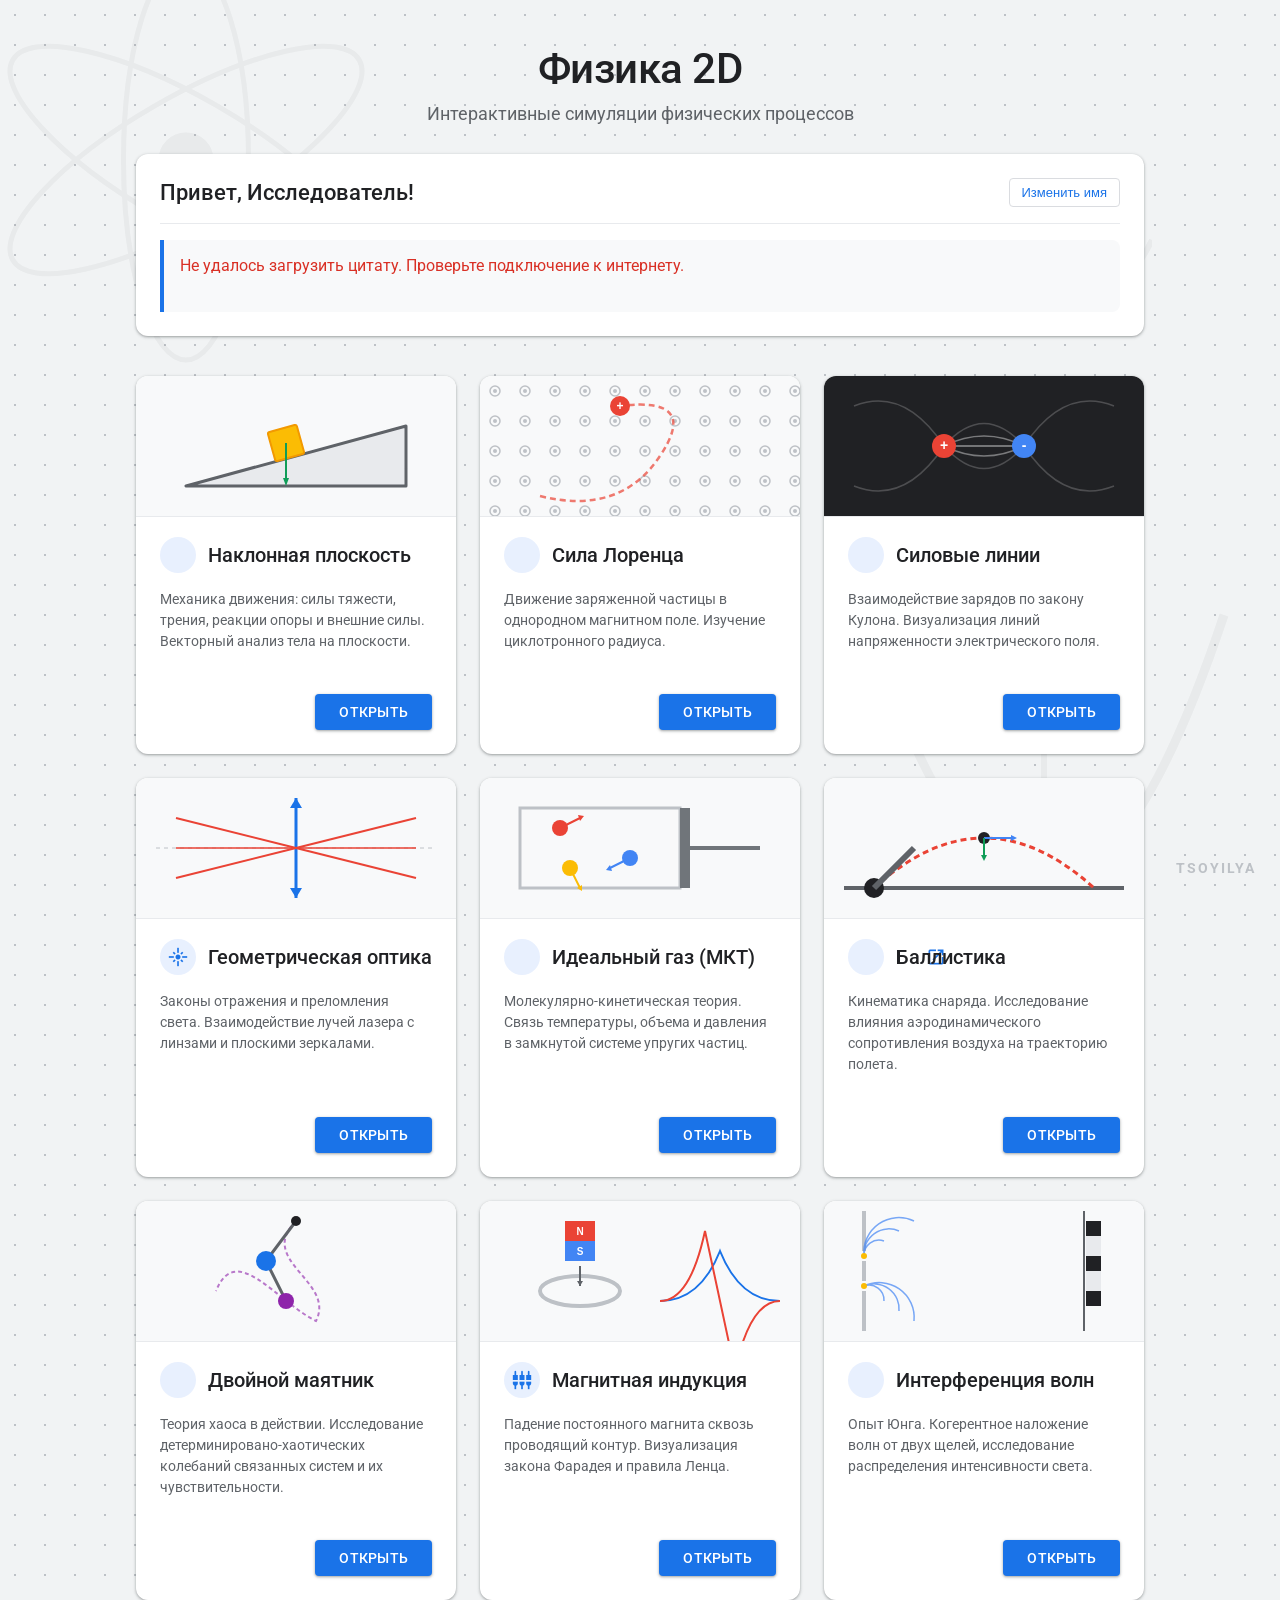
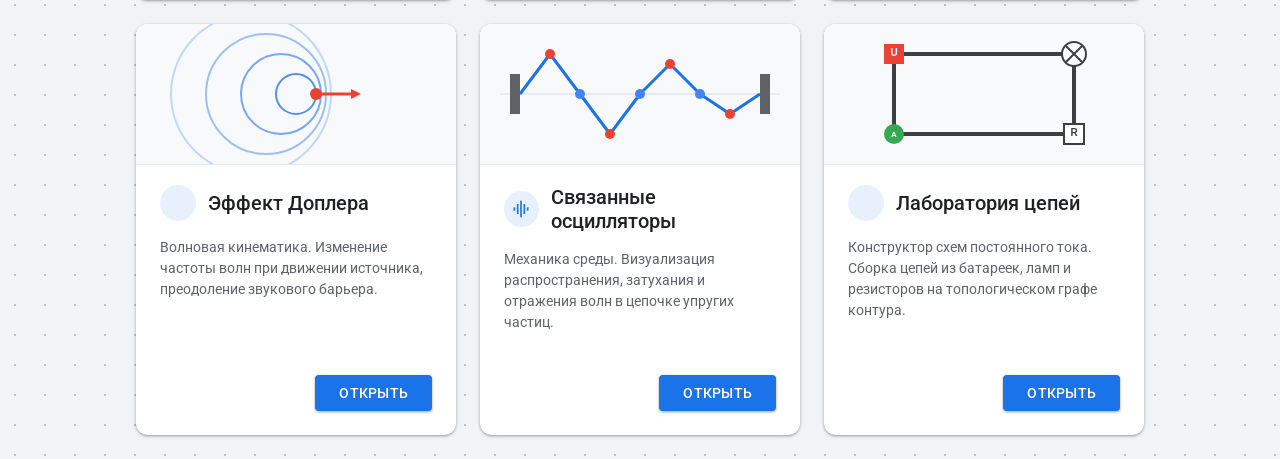
<file: projectph/index.html>
<!DOCTYPE html>
<html lang="ru">
<head>
    <meta charset="UTF-8">
    <meta name="viewport" content="width=device-width, initial-scale=1.0">
    <title>Физика 2D: Главное меню</title>
    <link href="https://fonts.googleapis.com/css2?family=Roboto:wght@400;500;700&display=swap" rel="stylesheet">
    <link href="https://fonts.googleapis.com/icon?family=Material+Icons" rel="stylesheet">
    <link rel="stylesheet" href="style.css">
</head>
<body>

    <div class="bg-decorations">
        <svg class="bg-decor" style="top: -10%; left: -5%; width: 500px; height: 500px;" viewBox="0 0 200 200">
            <ellipse cx="100" cy="100" rx="80" ry="25" transform="rotate(30 100 100)"/>
            <ellipse cx="100" cy="100" rx="80" ry="25" transform="rotate(90 100 100)"/>
            <ellipse cx="100" cy="100" rx="80" ry="25" transform="rotate(150 100 100)"/>
            <circle cx="100" cy="100" r="10" fill="#202124"/>
        </svg>

        <svg class="bg-decor" style="bottom: -15%; right: -5%; width: 600px; height: 600px;" viewBox="0 0 200 200">
            <line x1="20" y1="180" x2="180" y2="180" stroke-width="2"/>
            <line x1="100" y1="20" x2="100" y2="180" stroke-width="2"/>
            <polygon points="180,180 170,175 170,185" fill="#202124"/>
            <polygon points="100,20 95,30 105,30" fill="#202124"/>
            <path d="M 40 60 Q 100 240 160 60" stroke-width="3"/>
        </svg>

        <svg class="bg-decor" style="top: 10%; right: 10%; width: 400px; height: 300px;" viewBox="0 0 200 100">
            <line x1="0" y1="50" x2="200" y2="50" stroke-dasharray="4 4"/>
            <path d="M 0 50 Q 25 0 50 50 T 100 50 T 150 50 T 200 50" stroke-width="3"/>
        </svg>
    </div>

    <div class="header">
        <h1>Физика 2D</h1>
        <p class="subtitle">Интерактивные симуляции физических процессов</p>
    </div>

    <div class="user-panel">
        <div class="user-header">
            <h2 id="greetingTitle">Привет!</h2>
            <button id="editNameBtn" class="btn-small">Изменить имя</button>
        </div>
        <div class="quote-box" id="quoteContainer">
            <div class="loader" id="quoteLoader">
                <span class="material-icons" style="animation: spin 1s linear infinite;">autorenew</span> 
                Получение цитаты...
            </div>
            <div id="quoteContent" style="display: none;"></div>
        </div>
    </div>

    <div class="menu-container">
        
        <div class="card">
            <div class="card-image">
                <svg viewBox="0 0 320 140" xmlns="http://www.w3.org/2000/svg">
                    <rect width="320" height="140" fill="#f8f9fa"/>
                    <polygon points="50,110 270,110 270,50" fill="#e8eaed"/>
                    <polygon points="50,110 270,110 270,50" fill="none" stroke="#5f6368" stroke-width="3" stroke-linejoin="round"/>
                    <rect x="135" y="52" width="30" height="30" fill="#fbbc04" stroke="#f29900" stroke-width="2" transform="rotate(-15.5 150 67)" rx="2"/>
                    <line x1="150" y1="67" x2="150" y2="107" stroke="#0f9d58" stroke-width="2"/>
                    <polygon points="147,102 153,102 150,110" fill="#0f9d58"/>
                </svg>
            </div>
            <div class="card-header">
                <div class="card-icon"><span class="material-icons">architecture</span></div>
                <h2>Наклонная плоскость</h2>
            </div>
            <div class="card-body">
                <p>Механика движения: силы тяжести, трения, реакции опоры и внешние силы. Векторный анализ тела на плоскости.</p>
            </div>
            <div class="card-actions">
                <a href="plane.html" class="btn">Открыть</a>
            </div>
        </div>

        <div class="card">
            <div class="card-image">
                <svg viewBox="0 0 320 140" xmlns="http://www.w3.org/2000/svg">
                    <rect width="320" height="140" fill="#f8f9fa"/>
                    <pattern id="bfield" x="0" y="0" width="30" height="30" patternUnits="userSpaceOnUse">
                        <circle cx="15" cy="15" r="2" fill="#bdc1c6"/>
                        <circle cx="15" cy="15" r="5" fill="none" stroke="#bdc1c6" stroke-width="1.5"/>
                    </pattern>
                    <rect width="320" height="140" fill="url(#bfield)"/>
                    <path d="M 60 120 Q 140 140 180 80 T 140 30" fill="none" stroke="#ea4335" stroke-width="2.5" stroke-dasharray="6 4" opacity="0.7"/>
                    <circle cx="140" cy="30" r="10" fill="#ea4335"/>
                    <text x="140" y="34" fill="white" font-size="12" font-family="sans-serif" font-weight="bold" text-anchor="middle">+</text>
                </svg>
            </div>
            <div class="card-header">
                <div class="card-icon"><span class="material-icons">cyclone</span></div>
                <h2>Сила Лоренца</h2>
            </div>
            <div class="card-body">
                <p>Движение заряженной частицы в однородном магнитном поле. Изучение циклотронного радиуса.</p>
            </div>
            <div class="card-actions">
                <a href="lorentz.html" class="btn">Открыть</a>
            </div>
        </div>

        <div class="card">
            <div class="card-image">
                <svg viewBox="0 0 320 140" xmlns="http://www.w3.org/2000/svg">
                    <rect width="320" height="140" fill="#202124"/>
                    <path d="M 120 70 Q 160 25 200 70" fill="none" stroke="rgba(255,255,255,0.2)" stroke-width="1.5"/>
                    <path d="M 120 70 Q 160 115 200 70" fill="none" stroke="rgba(255,255,255,0.2)" stroke-width="1.5"/>
                    <path d="M 120 70 Q 160 50 200 70" fill="none" stroke="rgba(255,255,255,0.4)" stroke-width="1.5"/>
                    <path d="M 120 70 Q 160 90 200 70" fill="none" stroke="rgba(255,255,255,0.4)" stroke-width="1.5"/>
                    <line x1="120" y1="70" x2="200" y2="70" stroke="rgba(255,255,255,0.5)" stroke-width="1.5"/>
                    <path d="M 120 70 Q 80 10 30 30" fill="none" stroke="rgba(255,255,255,0.2)" stroke-width="1.5"/>
                    <path d="M 120 70 Q 80 130 30 110" fill="none" stroke="rgba(255,255,255,0.2)" stroke-width="1.5"/>
                    <path d="M 200 70 Q 240 10 290 30" fill="none" stroke="rgba(255,255,255,0.2)" stroke-width="1.5"/>
                    <path d="M 200 70 Q 240 130 290 110" fill="none" stroke="rgba(255,255,255,0.2)" stroke-width="1.5"/>
                    <circle cx="120" cy="70" r="12" fill="#ea4335"/>
                    <circle cx="200" cy="70" r="12" fill="#4285f4"/>
                    <text x="120" y="74" fill="white" font-size="14" font-family="sans-serif" font-weight="bold" text-anchor="middle">+</text>
                    <text x="200" y="74" fill="white" font-size="14" font-family="sans-serif" font-weight="bold" text-anchor="middle">-</text>
                </svg>
            </div>
            <div class="card-header">
                <div class="card-icon"><span class="material-icons">electric_bolt</span></div>
                <h2>Силовые линии</h2>
            </div>
            <div class="card-body">
                <p>Взаимодействие зарядов по закону Кулона. Визуализация линий напряженности электрического поля.</p>
            </div>
            <div class="card-actions">
                <a href="charges.html" class="btn">Открыть</a>
            </div>
        </div>

        <div class="card">
            <div class="card-image">
                <svg viewBox="0 0 320 140" xmlns="http://www.w3.org/2000/svg">
                    <rect width="320" height="140" fill="#f8f9fa"/>
                    <line x1="20" y1="70" x2="300" y2="70" stroke="#bdc1c6" stroke-width="1" stroke-dasharray="4 4"/>
                    <line x1="160" y1="20" x2="160" y2="120" stroke="#1a73e8" stroke-width="3"/>
                    <polygon points="160,20 154,30 166,30" fill="#1a73e8"/>
                    <polygon points="160,120 154,110 166,110" fill="#1a73e8"/>
                    <path d="M 40 40 L 160 70 L 280 100" fill="none" stroke="#ea4335" stroke-width="2"/>
                    <path d="M 40 70 L 160 70 L 280 70" fill="none" stroke="#ea4335" stroke-width="1.5"/>
                    <path d="M 40 100 L 160 70 L 280 40" fill="none" stroke="#ea4335" stroke-width="2"/>
                </svg>
            </div>
            <div class="card-header">
                <div class="card-icon"><span class="material-icons">flare</span></div>
                <h2>Геометрическая оптика</h2>
            </div>
            <div class="card-body">
                <p>Законы отражения и преломления света. Взаимодействие лучей лазера с линзами и плоскими зеркалами.</p>
            </div>
            <div class="card-actions">
                <a href="optics.html" class="btn">Открыть</a>
            </div>
        </div>

        <div class="card">
            <div class="card-image">
                <svg viewBox="0 0 320 140" xmlns="http://www.w3.org/2000/svg">
                    <rect width="320" height="140" fill="#f8f9fa"/>
                    <rect x="40" y="30" width="160" height="80" fill="none" stroke="#bdc1c6" stroke-width="3"/>
                    <rect x="200" y="30" width="10" height="80" fill="#70757a"/>
                    <line x1="210" y1="70" x2="280" y2="70" stroke="#70757a" stroke-width="4"/>
                    <circle cx="80" cy="50" r="8" fill="#ea4335"/>
                    <line x1="80" y1="50" x2="100" y2="40" stroke="#ea4335" stroke-width="2"/>
                    <polygon points="98,37 104,38 100,43" fill="#ea4335"/>
                    <circle cx="150" cy="80" r="8" fill="#4285f4"/>
                    <line x1="150" y1="80" x2="130" y2="90" stroke="#4285f4" stroke-width="2"/>
                    <polygon points="132,93 126,92 130,87" fill="#4285f4"/>
                    <circle cx="90" cy="90" r="8" fill="#fbbc04"/>
                    <line x1="90" y1="90" x2="100" y2="110" stroke="#fbbc04" stroke-width="2"/>
                    <polygon points="102,107 102,113 97,110" fill="#fbbc04"/>
                </svg>
            </div>
            <div class="card-header">
                <div class="card-icon"><span class="material-icons">scatter_plot</span></div>
                <h2>Идеальный газ (МКТ)</h2>
            </div>
            <div class="card-body">
                <p>Молекулярно-кинетическая теория. Связь температуры, объема и давления в замкнутой системе упругих частиц.</p>
            </div>
            <div class="card-actions">
                <a href="gas.html" class="btn">Открыть</a>
            </div>
        </div>

        <div class="card">
            <div class="card-image">
                <svg viewBox="0 0 320 140" xmlns="http://www.w3.org/2000/svg">
                    <rect width="320" height="140" fill="#f8f9fa"/>
                    <line x1="20" y1="110" x2="300" y2="110" stroke="#5f6368" stroke-width="4"/>
                    <path d="M 50 110 Q 160 10 270 110" fill="none" stroke="#ea4335" stroke-width="3" stroke-dasharray="6 4"/>
                    <circle cx="50" cy="110" r="10" fill="#202124"/>
                    <line x1="50" y1="110" x2="90" y2="70" stroke="#5f6368" stroke-width="6"/>
                    <circle cx="160" cy="60" r="6" fill="#202124"/>
                    <line x1="160" y1="60" x2="190" y2="60" stroke="#4285f4" stroke-width="2"/>
                    <polygon points="187,57 193,60 187,63" fill="#4285f4"/>
                    <line x1="160" y1="60" x2="160" y2="80" stroke="#0f9d58" stroke-width="2"/>
                    <polygon points="157,77 160,83 163,77" fill="#0f9d58"/>
                </svg>
            </div>
            <div class="card-header">
                <div class="card-icon"><span class="material-icons">rocket_launch</span></div>
                <h2>Баллистика</h2>
            </div>
            <div class="card-body">
                <p>Кинематика снаряда. Исследование влияния аэродинамического сопротивления воздуха на траекторию полета.</p>
            </div>
            <div class="card-actions">
                <a href="ballistics.html" class="btn">Открыть</a>
            </div>
        </div>

        <div class="card">
            <div class="card-image">
                <svg viewBox="0 0 320 140" xmlns="http://www.w3.org/2000/svg">
                    <rect width="320" height="140" fill="#f8f9fa"/>
                    <path d="M 160 20 C 120 60, 200 80, 180 120 C 140 100, 100 40, 80 90" fill="none" stroke="#8e24aa" stroke-width="2" stroke-dasharray="4 3" opacity="0.6"/>
                    <line x1="160" y1="20" x2="130" y2="60" stroke="#5f6368" stroke-width="3"/>
                    <line x1="130" y1="60" x2="150" y2="100" stroke="#5f6368" stroke-width="3"/>
                    <circle cx="160" cy="20" r="5" fill="#202124"/>
                    <circle cx="130" cy="60" r="10" fill="#1a73e8"/>
                    <circle cx="150" cy="100" r="8" fill="#8e24aa"/>
                </svg>
            </div>
            <div class="card-header">
                <div class="card-icon"><span class="material-icons">insights</span></div>
                <h2>Двойной маятник</h2>
            </div>
            <div class="card-body">
                <p>Теория хаоса в действии. Исследование детерминировано-хаотических колебаний связанных систем и их чувствительности.</p>
            </div>
            <div class="card-actions">
                <a href="pendulum.html" class="btn">Открыть</a>
            </div>
        </div>

        <div class="card">
            <div class="card-image">
                <svg viewBox="0 0 320 140" xmlns="http://www.w3.org/2000/svg">
                    <rect width="320" height="140" fill="#f8f9fa"/>
                    <ellipse cx="100" cy="90" rx="40" ry="15" fill="none" stroke="#bdc1c6" stroke-width="4"/>
                    <path d="M 180 100 Q 220 100 240 50 Q 260 100 300 100" fill="none" stroke="#1a73e8" stroke-width="2"/>
                    <path d="M 180 100 Q 210 100 225 30 Q 240 100 255 170 Q 270 100 300 100" fill="none" stroke="#ea4335" stroke-width="2"/>
                    <rect x="85" y="20" width="30" height="20" fill="#ea4335"/>
                    <rect x="85" y="40" width="30" height="20" fill="#4285f4"/>
                    <text x="100" y="34" fill="white" font-size="10" font-family="sans-serif" font-weight="bold" text-anchor="middle">N</text>
                    <text x="100" y="54" fill="white" font-size="10" font-family="sans-serif" font-weight="bold" text-anchor="middle">S</text>
                    <line x1="100" y1="65" x2="100" y2="85" stroke="#5f6368" stroke-width="2"/>
                    <polygon points="97,80 103,80 100,85" fill="#5f6368"/>
                </svg>
            </div>
            <div class="card-header">
                <div class="card-icon"><span class="material-icons">settings_input_component</span></div>
                <h2>Магнитная индукция</h2>
            </div>
            <div class="card-body">
                <p>Падение постоянного магнита сквозь проводящий контур. Визуализация закона Фарадея и правила Ленца.</p>
            </div>
            <div class="card-actions">
                <a href="induction.html" class="btn">Открыть</a>
            </div>
        </div>

        <div class="card">
            <div class="card-image">
                <svg viewBox="0 0 320 140" xmlns="http://www.w3.org/2000/svg">
                    <rect width="320" height="140" fill="#f8f9fa"/>
                    <line x1="260" y1="10" x2="260" y2="130" stroke="#5f6368" stroke-width="2"/>
                    <line x1="40" y1="10" x2="40" y2="50" stroke="#bdc1c6" stroke-width="4"/>
                    <line x1="40" y1="60" x2="40" y2="80" stroke="#bdc1c6" stroke-width="4"/>
                    <line x1="40" y1="90" x2="40" y2="130" stroke="#bdc1c6" stroke-width="4"/>
                    <path d="M 40 55 A 15 15 0 0 1 60 40 M 40 55 A 25 25 0 0 1 75 30 M 40 55 A 35 35 0 0 1 90 20" fill="none" stroke="#4285f4" stroke-width="1.5" opacity="0.7"/>
                    <path d="M 40 85 A 15 15 0 0 1 60 100 M 40 85 A 25 25 0 0 1 75 110 M 40 85 A 35 35 0 0 1 90 120" fill="none" stroke="#4285f4" stroke-width="1.5" opacity="0.7"/>
                    <rect x="262" y="20" width="15" height="15" fill="#202124"/>
                    <rect x="262" y="35" width="15" height="20" fill="#e8eaed"/>
                    <rect x="262" y="55" width="15" height="15" fill="#202124"/>
                    <rect x="262" y="70" width="15" height="20" fill="#e8eaed"/>
                    <rect x="262" y="90" width="15" height="15" fill="#202124"/>
                    <circle cx="40" cy="55" r="3" fill="#fbbc04"/>
                    <circle cx="40" cy="85" r="3" fill="#fbbc04"/>
                </svg>
            </div>
            <div class="card-header">
                <div class="card-icon"><span class="material-icons">waves</span></div>
                <h2>Интерференция волн</h2>
            </div>
            <div class="card-body">
                <p>Опыт Юнга. Когерентное наложение волн от двух щелей, исследование распределения интенсивности света.</p>
            </div>
            <div class="card-actions">
                <a href="waves.html" class="btn">Открыть</a>
            </div>
        </div>

        <div class="card">
            <div class="card-image">
                <svg viewBox="0 0 320 140" xmlns="http://www.w3.org/2000/svg">
                    <rect width="320" height="140" fill="#f8f9fa"/>
                    <circle cx="160" cy="70" r="20" fill="none" stroke="#4285f4" stroke-width="2" opacity="0.9"/>
                    <circle cx="145" cy="70" r="40" fill="none" stroke="#4285f4" stroke-width="2" opacity="0.7"/>
                    <circle cx="130" cy="70" r="60" fill="none" stroke="#4285f4" stroke-width="2" opacity="0.5"/>
                    <circle cx="115" cy="70" r="80" fill="none" stroke="#4285f4" stroke-width="2" opacity="0.3"/>
                    <circle cx="180" cy="70" r="6" fill="#ea4335"/>
                    <line x1="180" y1="70" x2="220" y2="70" stroke="#ea4335" stroke-width="3"/>
                    <polygon points="215,65 225,70 215,75" fill="#ea4335"/>
                </svg>
            </div>
            <div class="card-header">
                <div class="card-icon"><span class="material-icons">sensors</span></div>
                <h2>Эффект Доплера</h2>
            </div>
            <div class="card-body">
                <p>Волновая кинематика. Изменение частоты волн при движении источника, преодоление звукового барьера.</p>
            </div>
            <div class="card-actions">
                <a href="doppler.html" class="btn">Открыть</a>
            </div>
        </div>

        <div class="card">
            <div class="card-image">
                <svg viewBox="0 0 320 140" xmlns="http://www.w3.org/2000/svg">
                    <rect width="320" height="140" fill="#f8f9fa"/>
                    <line x1="20" y1="70" x2="300" y2="70" stroke="#e8eaed" stroke-width="2"/>
                    <path d="M 40 70 L 70 30 L 100 70 L 130 110 L 160 70 L 190 40 L 220 70 L 250 90 L 280 70" fill="none" stroke="#1a73e8" stroke-width="3" stroke-linejoin="round"/>
                    <rect x="30" y="50" width="10" height="40" fill="#5f6368"/>
                    <rect x="280" y="50" width="10" height="40" fill="#5f6368"/>
                    <circle cx="70" cy="30" r="5" fill="#ea4335"/>
                    <circle cx="100" cy="70" r="5" fill="#4285f4"/>
                    <circle cx="130" cy="110" r="5" fill="#ea4335"/>
                    <circle cx="160" cy="70" r="5" fill="#4285f4"/>
                    <circle cx="190" cy="40" r="5" fill="#ea4335"/>
                    <circle cx="220" cy="70" r="5" fill="#4285f4"/>
                    <circle cx="250" cy="90" r="5" fill="#ea4335"/>
                </svg>
            </div>
            <div class="card-header">
                <div class="card-icon"><span class="material-icons">graphic_eq</span></div>
                <h2>Связанные осцилляторы</h2>
            </div>
            <div class="card-body">
                <p>Механика среды. Визуализация распространения, затухания и отражения волн в цепочке упругих частиц.</p>
            </div>
            <div class="card-actions">
                <a href="oscillators.html" class="btn">Открыть</a>
            </div>
        </div>

        <div class="card">
            <div class="card-image">
                <svg viewBox="0 0 320 140" xmlns="http://www.w3.org/2000/svg">
                    <rect width="320" height="140" fill="#f8f9fa"/>
                    <rect x="70" y="30" width="180" height="80" fill="none" stroke="#3c4043" stroke-width="4"/>
                    <rect x="60" y="20" width="20" height="20" fill="#ea4335"/>
                    <text x="70" y="32" fill="white" font-size="10" font-family="sans-serif" font-weight="bold" text-anchor="middle">U</text>
                    <circle cx="70" cy="110" r="10" fill="#34a853"/>
                    <text x="70" y="113" fill="white" font-size="8" font-family="sans-serif" font-weight="bold" text-anchor="middle">A</text>
                    <rect x="240" y="100" width="20" height="20" fill="#ffffff" stroke="#3c4043" stroke-width="2"/>
                    <text x="250" y="112" fill="#3c4043" font-size="10" font-family="sans-serif" font-weight="bold" text-anchor="middle">R</text>
                    <circle cx="250" cy="30" r="12" fill="#ffffff" stroke="#3c4043" stroke-width="2"/>
                    <path d="M 242 22 L 258 38 M 258 22 L 242 38" stroke="#3c4043" stroke-width="2"/>
                </svg>
            </div>
            <div class="card-header">
                <div class="card-icon"><span class="material-icons">electrical_services</span></div>
                <h2>Лаборатория цепей</h2>
            </div>
            <div class="card-body">
                <p>Конструктор схем постоянного тока. Сборка цепей из батареек, ламп и резисторов на топологическом графе контура.</p>
            </div>
            <div class="card-actions">
                <a href="circuits.html" class="btn">Открыть</a>
            </div>
        </div>

    </div>

    <div class="watermark">TSOYILYA</div>

    <script>
        const greetingTitle = document.getElementById('greetingTitle');
        const editNameBtn = document.getElementById('editNameBtn');

        function loadUserName() {
            let userName = localStorage.getItem('physics_app_username');
            if (!userName) {
                userName = 'Исследователь'; 
            }
            greetingTitle.innerText = `Привет, ${userName}!`;
        }

        editNameBtn.addEventListener('click', () => {
            const newName = prompt('Как к тебе обращаться?');
            if (newName && newName.trim() !== '') {
                localStorage.setItem('physics_app_username', newName.trim());
                loadUserName();
            }
        });

        async function fetchDailyQuote() {
            const loader = document.getElementById('quoteLoader');
            const content = document.getElementById('quoteContent');
            
            loader.style.display = 'block';
            content.style.display = 'none';

            try {
                const response = await fetch('https://dummyjson.com/quotes/random');
                
                if (!response.ok) {
                    throw new Error(`Ошибка сервера: ${response.status}`);
                }

                const data = await response.json();
                
                content.innerHTML = `"${data.quote}" <span class="quote-author">— ${data.author}</span>`;
                loader.style.display = 'none';
                content.style.display = 'block';

            } catch (error) {
                content.innerHTML = `<span class="error-text">Не удалось загрузить цитату. Проверьте подключение к интернету.</span>`;
                loader.style.display = 'none';
                content.style.display = 'block';
            }
        }

        window.onload = () => {
            loadUserName();
            fetchDailyQuote();
        };
    </script>
</body>
</html>
</file>
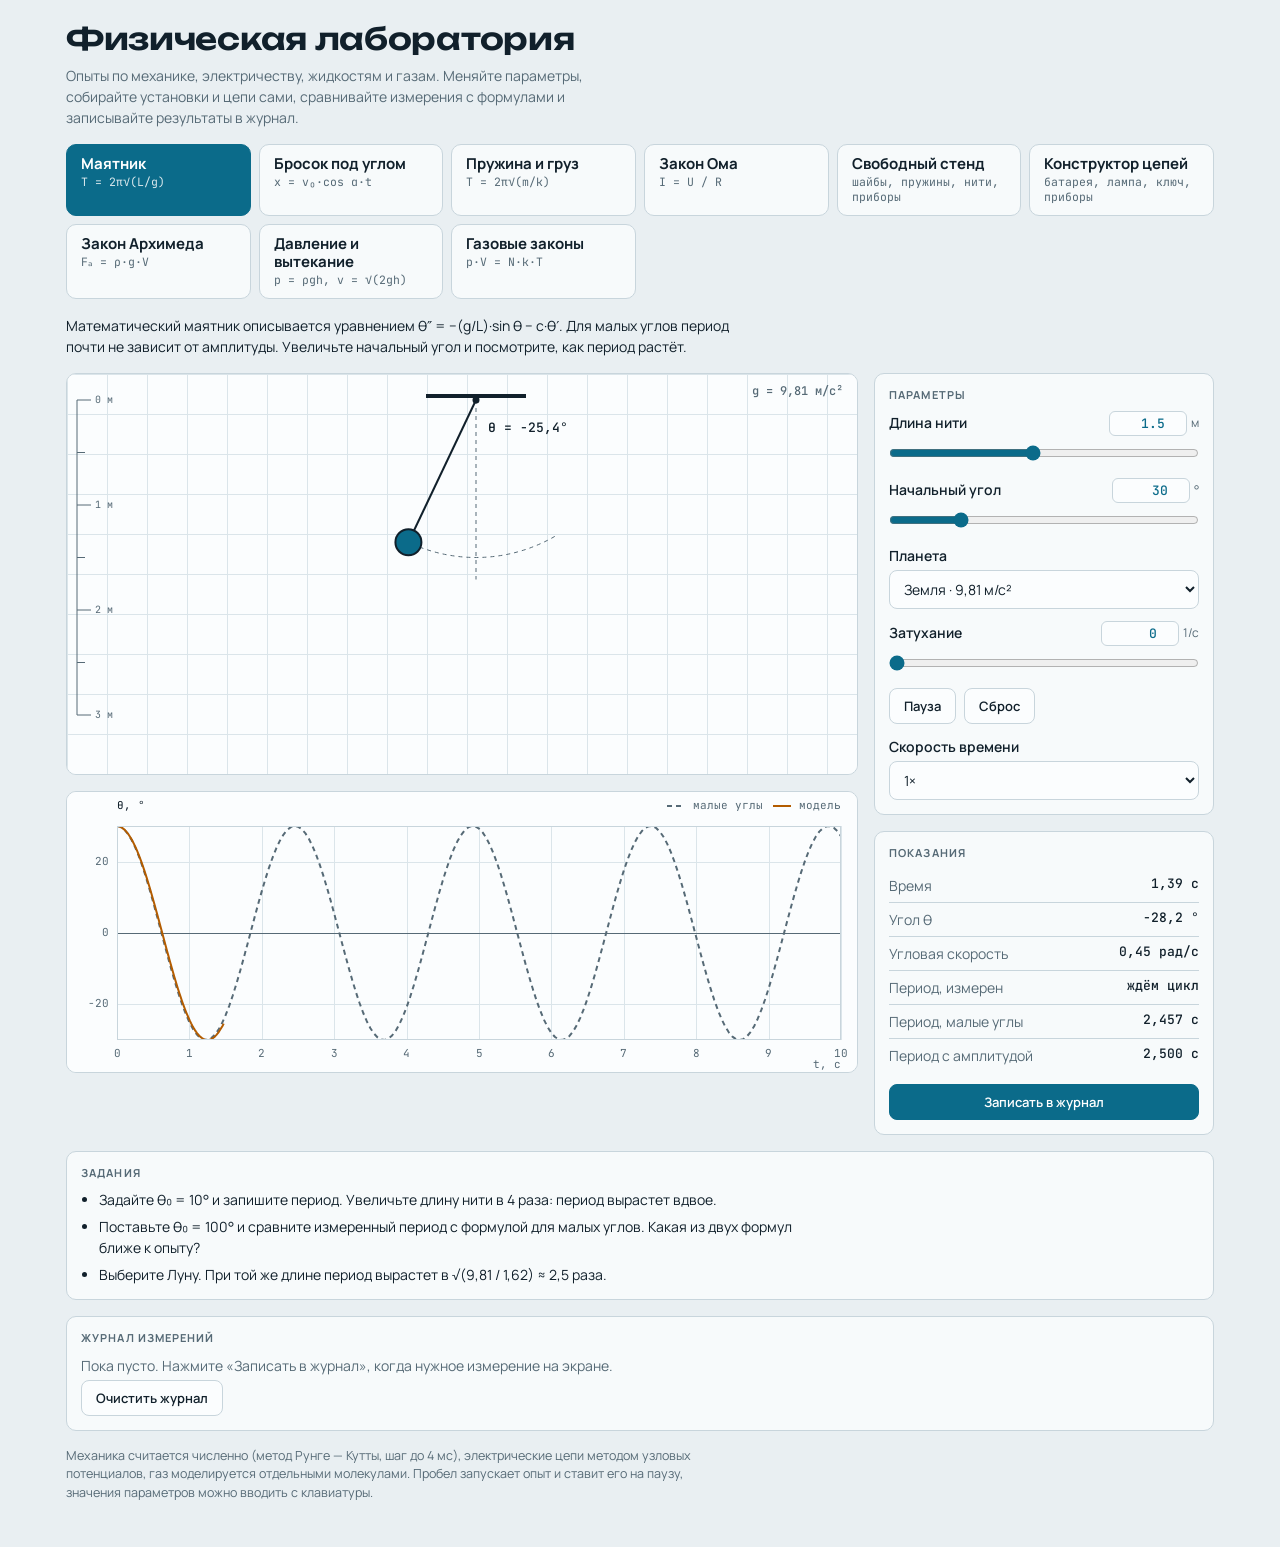
<file: fizlab.html>
<!doctype html>
<html lang="ru">
<head>
<meta charset="utf-8">
<meta name="viewport" content="width=device-width, initial-scale=1">
</head>
<body>
<title>Физическая лаборатория</title>
<link rel="preconnect" href="https://fonts.googleapis.com">
<link rel="preconnect" href="https://fonts.gstatic.com" crossorigin>
<link href="https://fonts.googleapis.com/css2?family=Manrope:wght@400;500;600;700&family=JetBrains+Mono:wght@400;500&family=Unbounded:wght@500;600&display=swap" rel="stylesheet">
<style>
/* Раскладка: слева стенд опыта и график, справа пульт (параметры, показания). На телефоне всё в одну колонку. */
:root {
  --bg: #e9eff2; --panel: #f7fafb; --stage: #fbfdfe;
  --fg: #11202b; --muted: #566a76; --line: #c8d5dc; --grid: #dbe5ea;
  --accent: #0b6b8a; --accent-fg: #ffffff;
  --trace: #b35c00; --c2: #2b7a4b;
  --display: 'Unbounded', 'Manrope', system-ui, sans-serif;
  --body: 'Manrope', system-ui, -apple-system, 'Segoe UI', sans-serif;
  --mono: 'JetBrains Mono', ui-monospace, 'SF Mono', Menlo, monospace;
}
@media (prefers-color-scheme: dark) {
  :root:not([data-theme="light"]) {
    --bg: #0c161c; --panel: #13222b; --stage: #0f1c24;
    --fg: #e4eef2; --muted: #93a9b4; --line: #2a3f4a; --grid: #1b2d37;
    --accent: #4cc3e6; --accent-fg: #052330; --trace: #f2a64a; --c2: #5fce8f;
    color-scheme: dark;
  }
}
:root[data-theme="dark"] {
  --bg: #0c161c; --panel: #13222b; --stage: #0f1c24;
  --fg: #e4eef2; --muted: #93a9b4; --line: #2a3f4a; --grid: #1b2d37;
  --accent: #4cc3e6; --accent-fg: #052330; --trace: #f2a64a; --c2: #5fce8f;
  color-scheme: dark;
}
* { box-sizing: border-box; }
body { margin: 0; background: var(--bg); color: var(--fg); font: 14px/1.5 var(--body); }
.wrap { max-width: 1180px; margin: 0 auto; padding-inline: 16px; padding-block: 22px 44px; display: flex; flex-direction: column; gap: 16px; }
h1 { margin: 0; font: 600 clamp(1.3rem, 3.6vw, 1.9rem)/1.15 var(--display); letter-spacing: -0.01em; text-wrap: balance; }
h2 { margin: 0 0 10px; font: 700 11px/1.2 var(--body); letter-spacing: 0.1em; text-transform: uppercase; color: var(--muted); }
.sub { margin: 8px 0 0; color: var(--muted); max-width: 62ch; }
.tabs { display: grid; grid-template-columns: repeat(auto-fit, minmax(170px, 1fr)); gap: 8px; }
.tab { display: flex; flex-direction: column; align-items: flex-start; gap: 2px; text-align: left; padding: 10px 14px; border: 1px solid var(--line); border-radius: 10px; background: var(--panel); color: var(--fg); font: 700 15px/1.2 var(--body); cursor: pointer; min-width: 0; }
.tab small { font: 400 11.5px/1.3 var(--mono); color: var(--muted); }
.tab[aria-pressed="true"] { background: var(--accent); border-color: var(--accent); color: var(--accent-fg); }
.tab[aria-pressed="true"] small { color: var(--accent-fg); opacity: 0.85; }
button, select, input { font-family: inherit; }
button:focus-visible, select:focus-visible, input:focus-visible { outline: 2px solid var(--accent); outline-offset: 2px; }
.blurb { margin: 0; max-width: 78ch; }
.layout { display: grid; grid-template-columns: minmax(0, 1fr) 340px; gap: 16px; align-items: start; }
.col { display: flex; flex-direction: column; gap: 16px; min-width: 0; }
.panel { background: var(--panel); border: 1px solid var(--line); border-radius: 10px; padding: 14px; min-width: 0; }
.panel.canvasbox { padding: 0; overflow: hidden; }
canvas { display: block; width: 100%; }
#stage { height: clamp(270px, 40vw, 400px); }
#plot { height: clamp(210px, 28vw, 280px); }
.ctl { display: flex; flex-direction: column; gap: 4px; margin-bottom: 12px; }
.ctl-head { display: flex; justify-content: space-between; gap: 8px; align-items: baseline; }
.ctl label { font-weight: 600; }
.ctl output { font: 500 13px var(--mono); color: var(--accent); font-variant-numeric: tabular-nums; }
.ctl input[type="range"] { width: 100%; height: 26px; margin: 0; accent-color: var(--accent); }
.ctl select, .speed select { width: 100%; padding: 8px 10px; border: 1px solid var(--line); border-radius: 8px; background: var(--stage); color: var(--fg); font-size: 14px; }
.chk { display: flex; gap: 8px; align-items: center; font-weight: 600; cursor: pointer; }
.chk input { width: 18px; height: 18px; accent-color: var(--accent); }
.row { display: flex; flex-wrap: wrap; gap: 8px; margin-top: 4px; }
.btn { padding: 8px 14px; border: 1px solid var(--line); border-radius: 8px; background: var(--stage); color: var(--fg); font: 600 13px var(--body); cursor: pointer; }
.btn.primary { background: var(--accent); border-color: var(--accent); color: var(--accent-fg); }
.speed { margin-top: 12px; display: flex; flex-direction: column; gap: 4px; }
.speed label { font-weight: 600; }
dl { margin: 0; }
.rd { display: flex; justify-content: space-between; gap: 12px; padding: 6px 0; border-bottom: 1px solid var(--line); }
.rd:last-child { border-bottom: 0; }
.rd dt { color: var(--muted); }
.rd dd { margin: 0; font: 500 13px var(--mono); text-align: right; font-variant-numeric: tabular-nums; }
#logBtn { margin-top: 12px; width: 100%; }
ul.tasks { margin: 0; padding-left: 18px; display: flex; flex-direction: column; gap: 6px; max-width: 80ch; }
.scroll { overflow-x: auto; }
table { width: 100%; border-collapse: collapse; font-size: 13px; }
th, td { text-align: left; padding: 7px 10px; border-bottom: 1px solid var(--line); white-space: nowrap; }
th { font: 700 11px var(--body); letter-spacing: 0.08em; text-transform: uppercase; color: var(--muted); }
td.m { font-family: var(--mono); }
.empty { color: var(--muted); margin: 0; }
.foot { color: var(--muted); font-size: 12.5px; margin: 0; max-width: 80ch; }
[hidden] { display: none !important; }
body.sandbox #stage { height: clamp(320px, 50vw, 520px); }
body.sandbox #acts { margin-bottom: 4px; }
.btn[aria-pressed="true"] { background: var(--accent); border-color: var(--accent); color: var(--accent-fg); }
.sbh { margin: 16px 0 8px; font: 700 11px/1.2 var(--body); letter-spacing: 0.1em; text-transform: uppercase; color: var(--muted); }
.hint { color: var(--muted); font-size: 12.5px; margin: 8px 0 0; }
.sel-title { font-weight: 700; margin: 4px 0 10px; }
.inst { border: 1px solid var(--line); border-radius: 8px; padding: 10px 12px; background: var(--stage); margin-bottom: 10px; }
.inst-h { display: flex; justify-content: space-between; align-items: center; gap: 8px; margin-bottom: 6px; }
.xbtn { border: 0; background: transparent; color: var(--muted); font-size: 22px; line-height: 1; cursor: pointer; padding: 0 4px; }
.inst select { width: 100%; padding: 6px 8px; margin-bottom: 6px; border: 1px solid var(--line); border-radius: 8px; background: var(--panel); color: var(--fg); font-size: 13px; }
.rd .k { color: var(--muted); }
.rd .v { font: 500 13px var(--mono); text-align: right; font-variant-numeric: tabular-nums; }
.big { font: 500 26px/1.2 var(--mono); font-variant-numeric: tabular-nums; margin: 2px 0 4px; }
.inst .chk { font-weight: 500; font-size: 13px; margin-top: 8px; }
.numwrap { display: flex; align-items: center; gap: 4px; }
.num { width: 78px; padding: 3px 6px; border: 1px solid var(--line); border-radius: 6px; background: var(--stage); color: var(--accent); font: 500 13px var(--mono); text-align: right; }
.unit { color: var(--muted); font-size: 12px; }
.shelf-top { display: flex; justify-content: space-between; align-items: center; gap: 8px; flex-wrap: wrap; margin-bottom: 10px; }
.shelf-top h2 { margin: 0; }
.shelf-top .row { margin: 0; }
.shelf-top .btn { padding: 5px 10px; font-size: 12.5px; }
.btn:disabled { opacity: 0.45; cursor: default; }
.plotbar { display: flex; flex-wrap: wrap; gap: 6px; align-items: center; padding: 8px 12px; border-bottom: 1px solid var(--line); background: var(--panel); }
.plotbar .btn { padding: 4px 10px; font-size: 12.5px; }
.plotnote { color: var(--muted); font-size: 12px; }
.warnbox { margin: 0 0 10px; padding: 8px 10px; border: 1px solid var(--trace); border-radius: 8px; color: var(--trace); font-weight: 600; font-size: 13px; }
.btn.danger { border-color: var(--trace); color: var(--trace); }
.btn.danger:hover { background: var(--trace); color: var(--accent-fg); }
#shelf { display: flex; flex-wrap: wrap; gap: 12px 22px; }
.sgrp { min-width: 0; }
.sgrp .sbh { margin: 0 0 6px; }
.srow { display: flex; flex-wrap: wrap; gap: 6px; }
.si { display: flex; flex-direction: column; align-items: center; gap: 3px; min-width: 64px; padding: 6px 6px 5px; border: 1px solid var(--line); border-radius: 8px; background: var(--stage); color: var(--fg); font: 600 11px/1.2 var(--body); cursor: grab; touch-action: none; user-select: none; -webkit-user-select: none; }
.si svg { width: 26px; height: 26px; fill: none; stroke: currentColor; stroke-width: 1.7; stroke-linecap: round; stroke-linejoin: round; }
.si:hover { border-color: var(--accent); }
.si[aria-pressed="true"] { background: var(--accent); border-color: var(--accent); color: var(--accent-fg); }
.hintbar { margin: 12px 0 0; padding: 8px 10px; border-radius: 8px; background: var(--stage); border: 1px dashed var(--line); font-size: 13px; min-height: 2.6em; }
.ghost { position: fixed; z-index: 50; pointer-events: none; transform: translate(-50%, -130%); padding: 4px 10px; border-radius: 6px; background: var(--accent); color: var(--accent-fg); font: 600 12px var(--body); }
.props { margin-bottom: 14px; }
.sel-head { margin-bottom: 10px; }
.sel-head .sel-title { margin: 0; font-size: 16px; }
.sel-sub { color: var(--muted); font-size: 12.5px; }
details.env { border-top: 1px solid var(--line); padding-top: 10px; }
details.env summary { cursor: pointer; font: 700 11px/1.2 var(--body); letter-spacing: 0.1em; text-transform: uppercase; color: var(--muted); padding-block: 4px 10px; }
details.env .chk { font-weight: 500; }
canvas { touch-action: auto; }
@media (max-width: 880px) {
  .layout { grid-template-columns: minmax(0, 1fr); }
  .col { display: contents; }
  .o0 { order: 0; } .o1 { order: 1; } .o2 { order: 2; } .o3 { order: 3; } .o4 { order: 4; }
}
@media (prefers-reduced-motion: reduce) { * { scroll-behavior: auto !important; } }
</style>

<div class="wrap">
  <header>
    <h1>Физическая лаборатория</h1>
    <p class="sub">Опыты по механике, электричеству, жидкостям и газам. Меняйте параметры, собирайте установки и цепи сами, сравнивайте измерения с формулами и записывайте результаты в журнал.</p>
  </header>

  <div class="tabs" id="tabs" role="group" aria-label="Выбор опыта"></div>
  <p class="blurb" id="blurb"></p>

  <div class="layout">
    <div class="col">
      <section class="panel o0" id="shelfPanel" hidden>
        <div class="shelf-top"><h2 id="shelfTitle">Полка предметов и приборов</h2><div class="row" id="undoRow"></div></div>
        <div id="shelf"></div>
        <p class="hintbar" id="hintbar" role="status"></p>
      </section>
      <section class="panel canvasbox o1"><canvas id="stage" role="img" aria-label="Стенд опыта"></canvas></section>
      <section class="panel canvasbox o4"><div class="plotbar" id="plotBar" hidden></div><canvas id="plot" role="img" aria-label="График опыта"></canvas></section>
    </div>
    <div class="col">
      <section class="panel o2">
        <h2>Параметры</h2>
        <div id="ctrls"></div>
        <div class="row" id="acts"></div>
        <div class="speed" id="speedRow">
          <label for="speed">Скорость времени</label>
          <select id="speed">
            <option value="0.25">0,25×</option>
            <option value="0.5">0,5×</option>
            <option value="1" selected>1×</option>
            <option value="2">2×</option>
            <option value="4">4×</option>
          </select>
        </div>
      </section>
      <section class="panel o3">
        <h2 id="readsTitle">Показания</h2>
        <dl id="reads"></dl>
        <div id="instruments" hidden></div>
        <button class="btn primary" id="logBtn" type="button">Записать в журнал</button>
      </section>
    </div>
  </div>

  <section class="panel">
    <h2>Задания</h2>
    <ul class="tasks" id="tasks"></ul>
  </section>

  <section class="panel">
    <h2>Журнал измерений</h2>
    <div class="scroll" id="logBox"></div>
    <div class="row"><button class="btn" id="logClear" type="button">Очистить журнал</button></div>
  </section>

  <p class="foot">Механика считается численно (метод Рунге — Кутты, шаг до 4 мс), электрические цепи методом узловых потенциалов, газ моделируется отдельными молекулами. Пробел запускает опыт и ставит его на паузу, значения параметров можно вводить с клавиатуры.</p>
</div>

<script>
(function () {
  'use strict';
  var TAU = Math.PI * 2;
  var MONO = "'JetBrains Mono',ui-monospace,monospace";
  var BODY = "Manrope,system-ui,sans-serif";
  var $ = function (s) { return document.querySelector(s); };
  function fmt(x, d) { if (d === undefined) d = 2; return isFinite(x) ? x.toFixed(d).replace('.', ',') : '—'; }

  /* ---------- тема ---------- */
  var T = {};
  function readTheme() {
    var cs = getComputedStyle(document.documentElement);
    ['bg', 'panel', 'fg', 'muted', 'line', 'accent', 'accent-fg', 'trace', 'grid', 'stage', 'c2'].forEach(function (k) {
      T[k] = cs.getPropertyValue('--' + k).trim();
    });
  }
  readTheme();
  try { var mq = matchMedia('(prefers-color-scheme: dark)'); if (mq.addEventListener) mq.addEventListener('change', readTheme); } catch (e) {}
  new MutationObserver(readTheme).observe(document.documentElement, { attributes: true, attributeFilter: ['data-theme'] });
  setInterval(readTheme, 1000);

  /* ---------- холсты ---------- */
  function Cv(el) {
    var c = { el: el, ctx: el.getContext('2d'), W: 0, H: 0, d: 1 };
    c.fit = function () {
      var r = el.getBoundingClientRect();
      var d = Math.min(window.devicePixelRatio || 1, 2);
      var w = Math.max(1, Math.round(r.width)), h = Math.max(1, Math.round(r.height));
      if (w !== c.W || h !== c.H || d !== c.d) { c.W = w; c.H = h; c.d = d; el.width = w * d; el.height = h * d; }
      c.ctx.setTransform(c.d, 0, 0, c.d, 0, 0);
    };
    return c;
  }
  function txt(ctx, s, x, y, o) {
    o = o || {};
    ctx.font = o.font || ('12px ' + MONO);
    ctx.fillStyle = o.color || T.fg;
    ctx.textAlign = o.align || 'left';
    ctx.textBaseline = o.base || 'middle';
    ctx.fillText(s, x, y);
  }
  function ticks(min, max, n) {
    var raw = (max - min) / Math.max(1, n);
    if (!(raw > 0)) return { list: [min], step: 1 };
    var p = Math.pow(10, Math.floor(Math.log10(raw))), f = raw / p;
    var s = (f < 1.5 ? 1 : f < 3.5 ? 2 : f < 7.5 ? 5 : 10) * p, out = [];
    for (var v = Math.ceil(min / s - 1e-9) * s; v <= max + 1e-9; v += s) out.push(+v.toFixed(10));
    return { list: out, step: s };
  }
  function dec(step) { return Math.max(0, -Math.floor(Math.log10(step) + 1e-9)); }
  function bench(c) {
    var ctx = c.ctx, W = c.W, H = c.H;
    ctx.fillStyle = T.stage; ctx.fillRect(0, 0, W, H);
    ctx.strokeStyle = T.grid; ctx.lineWidth = 1; ctx.beginPath();
    for (var x = 0.5; x < W; x += 40) { ctx.moveTo(x, 0); ctx.lineTo(x, H); }
    for (var y = 0.5; y < H; y += 40) { ctx.moveTo(0, y); ctx.lineTo(W, y); }
    ctx.stroke();
  }
  function rk4(x, v, h, f) {
    var k1x = v, k1v = f(x, v);
    var k2x = v + h / 2 * k1v, k2v = f(x + h / 2 * k1x, v + h / 2 * k1v);
    var k3x = v + h / 2 * k2v, k3v = f(x + h / 2 * k2x, v + h / 2 * k2v);
    var k4x = v + h * k3v, k4v = f(x + h * k3x, v + h * k3v);
    return [x + h / 6 * (k1x + 2 * k2x + 2 * k3x + k4x), v + h / 6 * (k1v + 2 * k2v + 2 * k3v + k4v)];
  }

  /* график y(x): оси, сетка, серии, метки */
  function plotXY(c, o) {
    var ctx = c.ctx, W = c.W, H = c.H;
    ctx.fillStyle = T.stage; ctx.fillRect(0, 0, W, H);
    var L = 50, R = 16, Tp = 34, B = 32, pw = W - L - R, ph = H - Tp - B;
    var X = function (x) { return L + (x - o.x0) / (o.x1 - o.x0) * pw; };
    var Y = function (y) { return Tp + ph - (y - o.y0) / (o.y1 - o.y0) * ph; };
    var tx = ticks(o.x0, o.x1, Math.max(3, Math.floor(pw / 90)));
    var ty = ticks(o.y0, o.y1, Math.max(3, Math.floor(ph / 45)));
    ctx.lineWidth = 1; ctx.strokeStyle = T.grid; ctx.beginPath();
    tx.list.forEach(function (v) { var x = Math.round(X(v)) + 0.5; ctx.moveTo(x, Tp); ctx.lineTo(x, Tp + ph); });
    ty.list.forEach(function (v) { var y = Math.round(Y(v)) + 0.5; ctx.moveTo(L, y); ctx.lineTo(L + pw, y); });
    ctx.stroke();
    if (o.y0 < 0 && o.y1 > 0) { ctx.strokeStyle = T.muted; ctx.beginPath(); ctx.moveTo(L, Math.round(Y(0)) + 0.5); ctx.lineTo(L + pw, Math.round(Y(0)) + 0.5); ctx.stroke(); }
    var f = '11px ' + MONO;
    tx.list.forEach(function (v) { txt(ctx, fmt(v, dec(tx.step)), X(v), Tp + ph + 14, { font: f, color: T.muted, align: 'center' }); });
    ty.list.forEach(function (v) { txt(ctx, fmt(v, dec(ty.step)), L - 8, Y(v), { font: f, color: T.muted, align: 'right' }); });
    ctx.save(); ctx.beginPath(); ctx.rect(L, Tp, pw, ph); ctx.clip();
    (o.series || []).forEach(function (s) {
      if (!s.pts || s.pts.length < 2) return;
      ctx.strokeStyle = s.color; ctx.lineWidth = s.w || 2; ctx.setLineDash(s.dash || []); ctx.lineJoin = 'round';
      ctx.beginPath();
      s.pts.forEach(function (p, i) { if (i) ctx.lineTo(X(p[0]), Y(p[1])); else ctx.moveTo(X(p[0]), Y(p[1])); });
      ctx.stroke();
    });
    ctx.setLineDash([]);
    (o.marks || []).forEach(function (m) {
      ctx.strokeStyle = m.color; ctx.lineWidth = 1; ctx.setLineDash([3, 3]);
      ctx.beginPath(); ctx.moveTo(X(m.x), Y(m.y)); ctx.lineTo(X(m.x), Tp + ph); ctx.moveTo(X(m.x), Y(m.y)); ctx.lineTo(L, Y(m.y)); ctx.stroke();
      ctx.setLineDash([]); ctx.fillStyle = m.color; ctx.beginPath(); ctx.arc(X(m.x), Y(m.y), 5, 0, TAU); ctx.fill();
    });
    ctx.restore();
    ctx.strokeStyle = T.line; ctx.lineWidth = 1; ctx.strokeRect(L + 0.5, Tp + 0.5, pw - 1, ph - 1);
    txt(ctx, o.ylabel, L, 14, { font: '600 12px ' + BODY, color: T.fg });
    txt(ctx, o.xlabel, L + pw, H - 7, { font: '11px ' + MONO, color: T.muted, align: 'right' });
    var lx = W - R, ly = 14, legW = 0;
    ctx.font = '11px ' + BODY;
    (o.series || []).forEach(function (s) { if (s.label) legW += ctx.measureText(s.label).width + 36; });
    ctx.font = '600 12px ' + BODY;
    /* на узком экране легенда уходит во вторую строку, чтобы не налезать на подпись оси */
    if (lx - legW < L + ctx.measureText(o.ylabel || "").width + 12) ly = 24;
    (o.series || []).slice().reverse().forEach(function (s) {
      if (!s.label) return;
      ctx.font = '11px ' + BODY; var w = ctx.measureText(s.label).width;
      txt(ctx, s.label, lx, ly, { font: '11px ' + BODY, color: T.muted, align: 'right' });
      ctx.strokeStyle = s.color; ctx.lineWidth = 2; ctx.setLineDash(s.dash || []);
      ctx.beginPath(); ctx.moveTo(lx - w - 26, ly); ctx.lineTo(lx - w - 8, ly); ctx.stroke(); ctx.setLineDash([]);
      lx -= w + 36;
    });
  }

  /* ---------- опыты ---------- */
  var EX = [];

  /* 1. Маятник */
  var agm = function (a, b) { for (var i = 0; i < 20; i++) { var t = (a + b) / 2; b = Math.sqrt(a * b); a = t; } return a; };
  EX.push({
    id: 'pendulum', name: 'Маятник', formula: 'T = 2π√(L/g)',
    blurb: 'Математический маятник описывается уравнением θ″ = −(g/L)·sin θ − c·θ′. Для малых углов период почти не зависит от амплитуды. Увеличьте начальный угол и посмотрите, как период растёт.',
    tasks: [
      'Задайте θ₀ = 10° и запишите период. Увеличьте длину нити в 4 раза: период вырастет вдвое.',
      'Поставьте θ₀ = 100° и сравните измеренный период с формулой для малых углов. Какая из двух формул ближе к опыту?',
      'Выберите Луну. При той же длине период вырастет в √(9,81 / 1,62) ≈ 2,5 раза.'
    ],
    controls: [
      { k: 'L', label: 'Длина нити', unit: 'м', min: 0.2, max: 3, step: 0.05, v: 1.5, dec: 2, reset: true },
      { k: 'th0', label: 'Начальный угол', unit: '°', min: 5, max: 120, step: 1, v: 30, dec: 0, reset: true },
      { k: 'g', label: 'Планета', type: 'select', v: 9.81, options: [['Земля', 9.81, 'Земля · 9,81 м/с²'], ['Луна', 1.62, 'Луна · 1,62 м/с²'], ['Марс', 3.71, 'Марс · 3,71 м/с²'], ['Юпитер', 24.79, 'Юпитер · 24,79 м/с²']] },
      { k: 'c', label: 'Затухание', unit: '1/с', min: 0, max: 1, step: 0.01, v: 0, dec: 2 }
    ],
    actions: [{ type: 'pause' }, { label: 'Сброс', fn: function (e) { e.reset(); } }],
    reset: function () { var p = this.p; this.th = p.th0 * Math.PI / 180; this.w = 0; this.t = 0; this.buf = []; this.prev = null; this.Tm = null; },
    step: function (dt) {
      var p = this.p, a = p.g / p.L, cc = p.c, n = Math.max(1, Math.ceil(dt / 0.004)), h = dt / n;
      var f = function (x, v) { return -a * Math.sin(x) - cc * v; };
      for (var i = 0; i < n; i++) {
        var r = rk4(this.th, this.w, h, f);
        if (this.th < 0 && r[0] >= 0) {
          var tc = this.t + h * (-this.th) / (r[0] - this.th);
          if (this.prev !== null) this.Tm = tc - this.prev;
          this.prev = tc;
        }
        this.th = r[0]; this.w = r[1]; this.t += h;
      }
      this.buf.push([this.t, this.th * 180 / Math.PI]);
      while (this.buf.length && this.buf[0][0] < this.t - 14) this.buf.shift();
    },
    draw: function (c) {
      var ctx = c.ctx, W = c.W, H = c.H, p = this.p;
      bench(c);
      var px = (H - 64) / 3.2, ox = W / 2 + 14, oy = 26;
      ctx.strokeStyle = T.muted; ctx.lineWidth = 1;
      ctx.beginPath(); ctx.moveTo(10, oy); ctx.lineTo(10, oy + 3 * px); ctx.stroke();
      for (var m = 0; m <= 3; m += 0.5) {
        var yy = oy + m * px;
        ctx.beginPath(); ctx.moveTo(10, yy); ctx.lineTo(m % 1 === 0 ? 24 : 18, yy); ctx.stroke();
        if (m % 1 === 0) txt(ctx, m + ' м', 28, yy, { font: '10px ' + MONO, color: T.muted });
      }
      var r = p.L * px, a = this.th, bx = ox + r * Math.sin(a), by = oy + r * Math.cos(a);
      ctx.strokeStyle = T.fg; ctx.lineWidth = 4; ctx.beginPath(); ctx.moveTo(ox - 50, oy - 4); ctx.lineTo(ox + 50, oy - 4); ctx.stroke();
      ctx.setLineDash([4, 4]); ctx.strokeStyle = T.muted; ctx.lineWidth = 1;
      ctx.beginPath(); ctx.moveTo(ox, oy); ctx.lineTo(ox, oy + r + 22); ctx.stroke();
      var a0 = p.th0 * Math.PI / 180;
      ctx.beginPath(); ctx.arc(ox, oy, r, Math.PI / 2 - a0, Math.PI / 2 + a0); ctx.stroke();
      ctx.setLineDash([]);
      ctx.strokeStyle = T.fg; ctx.lineWidth = 2; ctx.beginPath(); ctx.moveTo(ox, oy); ctx.lineTo(bx, by); ctx.stroke();
      ctx.fillStyle = T.accent; ctx.strokeStyle = T.fg; ctx.lineWidth = 2;
      ctx.beginPath(); ctx.arc(bx, by, 13, 0, TAU); ctx.fill(); ctx.stroke();
      ctx.fillStyle = T.fg; ctx.beginPath(); ctx.arc(ox, oy, 3.5, 0, TAU); ctx.fill();
      txt(ctx, 'θ = ' + fmt(a * 180 / Math.PI, 1) + '°', ox + 12, oy + 28, { font: '500 13px ' + MONO });
      txt(ctx, 'g = ' + fmt(p.g, 2) + ' м/с²', W - 14, 18, { font: '500 12px ' + MONO, color: T.muted, align: 'right' });
    },
    plot: function (c) {
      var p = this.p, win = 10, t1 = Math.max(win, this.t), t0 = t1 - win;
      var A = Math.max(10, Math.ceil(p.th0 / 10) * 10), T0 = TAU * Math.sqrt(p.L / p.g), th = [];
      for (var t = t0; t <= t1 + 1e-9; t += 0.05) th.push([t, p.th0 * Math.cos(TAU * t / T0) * Math.exp(-p.c * t / 2)]);
      plotXY(c, { x0: t0, x1: t1, y0: -A, y1: A, xlabel: 't, с', ylabel: 'θ, °',
        series: [{ pts: th, color: T.muted, dash: [5, 4], label: 'малые углы' }, { pts: this.buf, color: T.trace, w: 2, label: 'модель' }] });
    },
    reads: function () {
      var p = this.p, T0 = TAU * Math.sqrt(p.L / p.g), Tex = T0 / agm(1, Math.cos(p.th0 * Math.PI / 360));
      return [
        ['Время', fmt(this.t, 2) + ' с'],
        ['Угол θ', fmt(this.th * 180 / Math.PI, 1) + ' °'],
        ['Угловая скорость', fmt(this.w, 2) + ' рад/с'],
        ['Период, измерен', this.Tm ? fmt(this.Tm, 3) + ' с' : 'ждём цикл'],
        ['Период, малые углы', fmt(T0, 3) + ' с'],
        ['Период с амплитудой', fmt(Tex, 3) + ' с']
      ];
    },
    logRow: function () {
      var p = this.p, T0 = TAU * Math.sqrt(p.L / p.g);
      return { params: 'L = ' + fmt(p.L, 2) + ' м, θ₀ = ' + p.th0 + '°, g = ' + fmt(p.g, 2), result: 'T изм. = ' + (this.Tm ? fmt(this.Tm, 3) : '—') + ' с, T₀ = ' + fmt(T0, 3) + ' с' };
    }
  });

  /* 2. Бросок под углом */
  EX.push({
    id: 'projectile', name: 'Бросок под углом', formula: 'x = v₀·cos α·t',
    blurb: 'Тело брошено с высоты h₀ под углом α к горизонту. Без сопротивления воздуха траектория парабола (пунктир). Включите сопротивление и посмотрите, как оно укорачивает полёт.',
    tasks: [
      'При h₀ = 0 и без сопротивления дальность максимальна при 45°. Сделайте выстрелы под 30° и 60°: дальности совпадут.',
      'Включите сопротивление воздуха и найдите угол наибольшей дальности. Он станет меньше 45°.',
      'Поднимите высоту старта до 20 м. Как изменились время полёта и дальность?'
    ],
    controls: [
      { k: 'v0', label: 'Начальная скорость', unit: 'м/с', min: 5, max: 50, step: 0.5, v: 25, dec: 1, reset: true },
      { k: 'ang', label: 'Угол броска', unit: '°', min: 5, max: 85, step: 1, v: 45, dec: 0, reset: true },
      { k: 'h0', label: 'Высота старта', unit: 'м', min: 0, max: 40, step: 1, v: 0, dec: 0, reset: true },
      { k: 'g', label: 'Планета', type: 'select', v: 9.81, reset: true, options: [['Земля', 9.81, 'Земля · 9,81 м/с²'], ['Луна', 1.62, 'Луна · 1,62 м/с²'], ['Марс', 3.71, 'Марс · 3,71 м/с²']] },
      { k: 'drag', label: 'Сопротивление воздуха', type: 'check', v: false, reset: true }
    ],
    actions: [
      { label: 'Выстрел', primary: true, fn: function (e) { e.fire(); } },
      { type: 'pause' },
      { label: 'Очистить полотно', fn: function (e) { e.shots = []; e.fl = null; e.reset(); } }
    ],
    reset: function () {
      this.shots = this.shots || [];
      if (this.fl && this.fl.done) { this.shots.push(this.fl); if (this.shots.length > 4) this.shots.shift(); }
      this.fl = null;
    },
    fire: function () {
      var p = this.p, a = p.ang * Math.PI / 180, vx = p.v0 * Math.cos(a), vy = p.v0 * Math.sin(a);
      this.shots = this.shots || [];
      if (this.fl && this.fl.done) { this.shots.push(this.fl); if (this.shots.length > 4) this.shots.shift(); }
      this.fl = { x: 0, y: p.h0, vx: vx, vy: vy, t: 0, hmax: p.h0, done: false, next: 0.04, trail: [[0, p.h0, 0, vx, vy]] };
      this.launched = true;
    },
    step: function (dt) {
      var f = this.fl; if (!f || f.done) return;
      var p = this.p, kd = p.drag ? 0.005 : 0, g = p.g, n = Math.max(1, Math.ceil(dt / 0.004)), h = dt / n;
      var d = function (s) { var v = Math.hypot(s[2], s[3]); return [s[2], s[3], -kd * v * s[2], -g - kd * v * s[3]]; };
      for (var i = 0; i < n && !f.done; i++) {
        var s = [f.x, f.y, f.vx, f.vy];
        var k1 = d(s), k2 = d(s.map(function (v, j) { return v + h / 2 * k1[j]; }));
        var k3 = d(s.map(function (v, j) { return v + h / 2 * k2[j]; })), k4 = d(s.map(function (v, j) { return v + h * k3[j]; }));
        var ns = s.map(function (v, j) { return v + h / 6 * (k1[j] + 2 * k2[j] + 2 * k3[j] + k4[j]); });
        if (ns[1] < 0) {
          var q = s[1] / (s[1] - ns[1]);
          f.x = s[0] + q * (ns[0] - s[0]); f.y = 0; f.vx = s[2] + q * (ns[2] - s[2]); f.vy = s[3] + q * (ns[3] - s[3]);
          f.t += q * h; f.done = true; f.trail.push([f.x, 0, f.t, f.vx, f.vy]); break;
        }
        f.x = ns[0]; f.y = ns[1]; f.vx = ns[2]; f.vy = ns[3]; f.t += h; f.hmax = Math.max(f.hmax, f.y);
        if (f.t >= f.next) { f.trail.push([f.x, f.y, f.t, f.vx, f.vy]); f.next += 0.04; }
      }
    },
    vac: function () {
      var p = this.p, g = p.g, a = p.ang * Math.PI / 180, vx = p.v0 * Math.cos(a), vy = p.v0 * Math.sin(a);
      var tf = (vy + Math.sqrt(vy * vy + 2 * g * p.h0)) / g;
      return { vx: vx, vy: vy, tf: tf, R: vx * tf, hm: p.h0 + vy * vy / (2 * g), vl: Math.sqrt(vy * vy + 2 * g * p.h0) };
    },
    draw: function (c) {
      var ctx = c.ctx, W = c.W, H = c.H, p = this.p, V = this.vac(), a = p.ang * Math.PI / 180;
      ctx.fillStyle = T.stage; ctx.fillRect(0, 0, W, H);
      var xmax = Math.max(V.R * 1.06, 10), ymax = Math.max(V.hm * 1.15, 5);
      var L = 50, Bm = 34, Tp = 22, Rt = 16, s = Math.min((W - L - Rt) / xmax, (H - Bm - Tp) / ymax);
      var ox = L, oy = H - Bm, X = function (x) { return ox + x * s; }, Y = function (y) { return oy - y * s; };
      var xv = (W - L - Rt) / s, yv = (oy - Tp) / s;
      var tx = ticks(0, xv, Math.max(3, Math.floor((W - L - Rt) / 80))), ty = ticks(0, yv, Math.max(3, Math.floor((oy - Tp) / 50)));
      ctx.strokeStyle = T.grid; ctx.lineWidth = 1; ctx.beginPath();
      tx.list.forEach(function (v) { var x = Math.round(X(v)) + 0.5; ctx.moveTo(x, Tp); ctx.lineTo(x, oy); });
      ty.list.forEach(function (v) { var y = Math.round(Y(v)) + 0.5; ctx.moveTo(L, y); ctx.lineTo(W - Rt, y); });
      ctx.stroke();
      var ft = '11px ' + MONO;
      tx.list.forEach(function (v) { txt(ctx, fmt(v, dec(tx.step)), X(v), oy + 14, { font: ft, color: T.muted, align: 'center' }); });
      ty.list.forEach(function (v) { txt(ctx, fmt(v, dec(ty.step)), L - 8, Y(v), { font: ft, color: T.muted, align: 'right' }); });
      txt(ctx, 'x, м', W - Rt, H - 6, { font: ft, color: T.muted, align: 'right' });
      txt(ctx, 'y, м', L - 8, 10, { font: ft, color: T.muted, align: 'right' });
      ctx.strokeStyle = T.fg; ctx.lineWidth = 2; ctx.beginPath(); ctx.moveTo(L, oy); ctx.lineTo(W - Rt, oy); ctx.stroke();
      if (p.h0 > 0) { ctx.fillStyle = T.line; ctx.strokeStyle = T.fg; ctx.lineWidth = 1.5; ctx.fillRect(ox - 10, Y(p.h0), 10, p.h0 * s); ctx.strokeRect(ox - 10, Y(p.h0), 10, p.h0 * s); }
      ctx.save(); ctx.beginPath(); ctx.rect(L, Tp - 6, W - L - Rt, oy - Tp + 6); ctx.clip();
      ctx.setLineDash([6, 5]); ctx.strokeStyle = T.muted; ctx.lineWidth = 1.5; ctx.beginPath();
      for (var i = 0; i <= 120; i++) { var x = V.R * i / 120, y = p.h0 + x * Math.tan(a) - p.g * x * x / (2 * V.vx * V.vx); if (i) ctx.lineTo(X(x), Y(y)); else ctx.moveTo(X(x), Y(y)); }
      ctx.stroke(); ctx.setLineDash([]);
      var line = function (tr, col, w, al) {
        ctx.globalAlpha = al; ctx.strokeStyle = col; ctx.lineWidth = w; ctx.beginPath();
        tr.forEach(function (q, j) { if (j) ctx.lineTo(X(q[0]), Y(q[1])); else ctx.moveTo(X(q[0]), Y(q[1])); });
        ctx.stroke(); ctx.globalAlpha = 1;
      };
      (this.shots || []).forEach(function (sh) { line(sh.trail, T.muted, 1.5, 0.55); });
      var f = this.fl; if (f) line(f.trail.concat(f.done ? [] : [[f.x, f.y]]), T.trace, 2.5, 1);
      var bx = f ? f.x : 0, by = f ? f.y : p.h0;
      ctx.fillStyle = T.accent; ctx.strokeStyle = T.fg; ctx.lineWidth = 1.5; ctx.beginPath(); ctx.arc(X(bx), Y(by), 6, 0, TAU); ctx.fill(); ctx.stroke();
      ctx.restore();
      if (!f || !f.done) {
        ctx.strokeStyle = T.fg; ctx.lineWidth = 5; ctx.lineCap = 'round'; ctx.beginPath();
        ctx.moveTo(X(0), Y(p.h0)); ctx.lineTo(X(0) + 26 * Math.cos(a), Y(p.h0) - 26 * Math.sin(a)); ctx.stroke(); ctx.lineCap = 'butt';
      }
      if (f && f.done) {
        txt(ctx, 'x = ' + fmt(f.x, 1) + ' м', Math.min(X(f.x), W - 60), oy - 12, { font: '500 12px ' + MONO, color: T.trace, align: 'center' });
      }
    },
    plot: function (c) {
      var V = this.vac(), p = this.p, g = p.g, tmax = Math.max(V.tf, 0.5) * 1.05, f = this.fl;
      var vxT = [[0, V.vx], [V.tf, V.vx]], vyT = [[0, V.vy], [V.tf, V.vy - g * V.tf]];
      var series = [
        { pts: vxT, color: T.c2, dash: [5, 4], w: 1.5, label: 'без сопротивления' },
        { pts: vyT, color: T.muted, dash: [5, 4], w: 1.5 }
      ];
      if (f) {
        series.push({ pts: f.trail.map(function (q) { return [q[2], q[3]]; }), color: T.c2, w: 2.5, label: 'vx' });
        series.push({ pts: f.trail.map(function (q) { return [q[2], q[4]]; }), color: T.trace, w: 2.5, label: 'vy' });
      }
      plotXY(c, { x0: 0, x1: tmax, y0: -Math.ceil(V.vl * 1.05), y1: Math.ceil(p.v0 * 1.05), xlabel: 't, с', ylabel: 'Компоненты скорости, м/с', series: series });
    },
    reads: function () {
      var f = this.fl, V = this.vac();
      return [
        ['Время', f ? fmt(f.t, 2) + ' с' : '—'],
        ['Дальность x', f ? fmt(f.x, 1) + ' м' : '—'],
        ['Высота y', f ? fmt(f.y, 1) + ' м' : '—'],
        ['Макс. высота', f ? fmt(f.hmax, 1) + ' м' : '—'],
        ['Скорость', f ? fmt(Math.hypot(f.vx, f.vy), 1) + ' м/с' : '—'],
        ['Дальность без сопр.', fmt(V.R, 1) + ' м']
      ];
    },
    logRow: function () {
      var p = this.p, f = this.fl, V = this.vac();
      return { params: 'v₀ = ' + fmt(p.v0, 1) + ' м/с, α = ' + p.ang + '°, h₀ = ' + p.h0 + ' м' + (p.drag ? ', с сопротивлением' : ''),
        result: f && f.done ? 'x = ' + fmt(f.x, 1) + ' м, t = ' + fmt(f.t, 2) + ' с, h = ' + fmt(f.hmax, 1) + ' м' : 'вакуум: x = ' + fmt(V.R, 1) + ' м, t = ' + fmt(V.tf, 2) + ' с' };
    }
  });

  /* 3. Пружинный маятник */
  EX.push({
    id: 'spring', name: 'Пружина и груз', formula: 'T = 2π√(m/k)',
    blurb: 'Груз на горизонтальной пружине совершает колебания по закону m·x″ = −k·x − b·x′. Энергия переходит из потенциальной в кинетическую и обратно, а трение постепенно её рассеивает.',
    tasks: [
      'Увеличьте массу в 4 раза: период удвоится. Увеличьте жёсткость в 4 раза: период уменьшится вдвое.',
      'Поднимайте коэффициент трения b. Колебания пропадают, когда b достигает 2√(k·m), это критическое затухание.',
      'Следите за полосой энергии: в крайних точках вся энергия потенциальная, в положении равновесия кинетическая.'
    ],
    controls: [
      { k: 'm', label: 'Масса груза', unit: 'кг', min: 0.1, max: 5, step: 0.1, v: 1, dec: 1, reset: true },
      { k: 'k', label: 'Жёсткость пружины', unit: 'Н/м', min: 1, max: 100, step: 1, v: 20, dec: 0, reset: true },
      { k: 'b', label: 'Коэффициент трения', unit: 'Н·с/м', min: 0, max: 12, step: 0.1, v: 0.4, dec: 1 },
      { k: 'A', label: 'Начальное смещение', unit: 'м', min: 0.05, max: 0.5, step: 0.01, v: 0.3, dec: 2, reset: true }
    ],
    actions: [{ type: 'pause' }, { label: 'Сброс', fn: function (e) { e.reset(); } }],
    reset: function () {
      var p = this.p; this.x = p.A; this.v = 0; this.t = 0; this.buf = []; this.prev = null; this.Tm = null; this.E0 = 0.5 * p.k * p.A * p.A;
    },
    step: function (dt) {
      var p = this.p, n = Math.max(1, Math.ceil(dt / 0.004)), h = dt / n;
      var f = function (x, v) { return (-p.k * x - p.b * v) / p.m; };
      for (var i = 0; i < n; i++) {
        var r = rk4(this.x, this.v, h, f);
        if (this.x < 0 && r[0] >= 0) {
          var tc = this.t + h * (-this.x) / (r[0] - this.x);
          if (this.prev !== null) this.Tm = tc - this.prev;
          this.prev = tc;
        }
        this.x = r[0]; this.v = r[1]; this.t += h;
      }
      this.buf.push([this.t, this.x]);
      while (this.buf.length && this.buf[0][0] < this.t - 14) this.buf.shift();
    },
    draw: function (c) {
      var ctx = c.ctx, W = c.W, H = c.H, p = this.p;
      bench(c);
      var wx = 34, Ln = 0.9, bw = 0.2, s = (W - wx - 34) / (Ln + 0.5 + bw);
      var yc = H * 0.3, bh = bw * s, floorY = yc + bh / 2 + 2, face = wx + (Ln + this.x) * s, eq = wx + Ln * s;
      ctx.fillStyle = T.fg; ctx.fillRect(wx - 8, yc - bh / 2 - 14, 8, bh + 30);
      ctx.strokeStyle = T.fg; ctx.lineWidth = 2; ctx.beginPath(); ctx.moveTo(wx - 8, floorY); ctx.lineTo(W - 14, floorY); ctx.stroke();
      ctx.lineWidth = 1; ctx.strokeStyle = T.muted;
      for (var n = -5; n <= 5; n++) {
        var tx = eq + n * 0.1 * s;
        ctx.beginPath(); ctx.moveTo(tx, floorY); ctx.lineTo(tx, floorY + (n % 2 === 0 ? 7 : 4)); ctx.stroke();
        if (n % 2 === 0) txt(ctx, (n > 0 ? '+' : '') + n * 10, tx, floorY + 17, { font: '10px ' + MONO, color: T.muted, align: 'center' });
      }
      txt(ctx, 'см', W - 14, floorY + 17, { font: '10px ' + MONO, color: T.muted, align: 'right' });
      ctx.setLineDash([4, 4]); ctx.beginPath(); ctx.moveTo(eq, yc - bh / 2 - 16); ctx.lineTo(eq, floorY + 2); ctx.stroke(); ctx.setLineDash([]);
      txt(ctx, 'x = 0', eq, yc - bh / 2 - 26, { font: '11px ' + MONO, color: T.muted, align: 'center' });
      var lead = 12, nn = 16, amp = Math.min(12, bh / 2.2), cs = wx + lead, ce = face - lead;
      ctx.strokeStyle = T.fg; ctx.lineWidth = 2; ctx.lineJoin = 'round'; ctx.beginPath(); ctx.moveTo(wx, yc); ctx.lineTo(cs, yc);
      for (var i = 1; i <= nn * 2; i++) ctx.lineTo(cs + (ce - cs) * i / (nn * 2 + 1), yc + (i % 2 ? -amp : amp));
      ctx.lineTo(ce, yc); ctx.lineTo(face, yc); ctx.stroke();
      ctx.fillStyle = T.accent; ctx.strokeStyle = T.fg; ctx.lineWidth = 2;
      ctx.fillRect(face, yc - bh / 2, bw * s, bh); ctx.strokeRect(face, yc - bh / 2, bw * s, bh);
      txt(ctx, fmt(p.m, 1) + ' кг', face + bw * s / 2, yc, { font: '600 11px ' + MONO, color: T['accent-fg'], align: 'center' });
      var E0 = Math.max(this.E0, 1e-9), Ek = 0.5 * p.m * this.v * this.v, Ep = 0.5 * p.k * this.x * this.x;
      var bx = wx - 8, bwid = W - bx - 14, by = H * 0.64, bhh = 22;
      txt(ctx, 'Энергия, полная в начале ' + fmt(E0, 3) + ' Дж', bx, by - 14, { font: '600 12px ' + BODY, color: T.fg });
      var wk = Math.max(0, Math.min(1, Ek / E0)) * bwid, wp = Math.max(0, Math.min(bwid - wk, Ep / E0 * bwid));
      ctx.fillStyle = T.accent; ctx.fillRect(bx, by, wk, bhh); ctx.fillStyle = T.trace; ctx.fillRect(bx + wk, by, wp, bhh);
      ctx.strokeStyle = T.line; ctx.lineWidth = 1; ctx.strokeRect(bx + 0.5, by + 0.5, bwid, bhh);
      var ly = by + bhh + 18, items = [[T.accent, 'Eк ' + fmt(Ek, 3) + ' Дж'], [T.trace, 'Eп ' + fmt(Ep, 3) + ' Дж'], [T.line, 'потери ' + fmt(Math.max(0, E0 - Ek - Ep), 3) + ' Дж']], lx = bx;
      items.forEach(function (it) {
        ctx.fillStyle = it[0]; ctx.fillRect(lx, ly - 5, 10, 10);
        txt(ctx, it[1], lx + 15, ly, { font: '11.5px ' + MONO, color: T.fg });
        ctx.font = '11.5px ' + MONO; lx += 15 + ctx.measureText(it[1]).width + 16;
      });
    },
    plot: function (c) {
      var p = this.p, win = 10, t1 = Math.max(win, this.t), t0 = t1 - win, g = p.b / (2 * p.m), w0 = Math.sqrt(p.k / p.m), th = [];
      if (g < w0) {
        var wd = Math.sqrt(w0 * w0 - g * g);
        for (var t = t0; t <= t1 + 1e-9; t += 0.03) th.push([t, p.A * Math.exp(-g * t) * (Math.cos(wd * t) + g / wd * Math.sin(wd * t))]);
      }
      var A = p.A * 1.1;
      plotXY(c, { x0: t0, x1: t1, y0: -A, y1: A, xlabel: 't, с', ylabel: 'Смещение x, м',
        series: [{ pts: th, color: T.muted, dash: [5, 4], label: 'формула' }, { pts: this.buf, color: T.trace, w: 2, label: 'модель' }] });
    },
    reads: function () {
      var p = this.p, T0 = TAU * Math.sqrt(p.m / p.k), z = p.b / (2 * Math.sqrt(p.k * p.m));
      return [
        ['Время', fmt(this.t, 2) + ' с'],
        ['Смещение x', fmt(this.x, 3) + ' м'],
        ['Скорость v', fmt(this.v, 2) + ' м/с'],
        ['Период, измерен', this.Tm ? fmt(this.Tm, 3) + ' с' : (z >= 1 ? 'колебаний нет' : 'ждём цикл')],
        ['Период без трения', fmt(T0, 3) + ' с'],
        ['Затухание ζ', fmt(z, 2)]
      ];
    },
    logRow: function () {
      var p = this.p, T0 = TAU * Math.sqrt(p.m / p.k);
      return { params: 'm = ' + fmt(p.m, 1) + ' кг, k = ' + p.k + ' Н/м, b = ' + fmt(p.b, 1), result: 'T изм. = ' + (this.Tm ? fmt(this.Tm, 3) : '—') + ' с, T₀ = ' + fmt(T0, 3) + ' с' };
    }
  });

  /* 4. Закон Ома */
  function pathPoint(pts, d) {
    for (var i = 1; i < pts.length; i++) {
      var dx = pts[i][0] - pts[i - 1][0], dy = pts[i][1] - pts[i - 1][1], l = Math.hypot(dx, dy);
      if (d <= l) return [pts[i - 1][0] + dx * d / l, pts[i - 1][1] + dy * d / l];
      d -= l;
    }
    return null;
  }
  function pathLen(pts) { var s = 0; for (var i = 1; i < pts.length; i++) s += Math.hypot(pts[i][0] - pts[i - 1][0], pts[i][1] - pts[i - 1][1]); return s; }
  function zig(ctx, x1, y1, x2, y2, amp, n) {
    var dx = x2 - x1, dy = y2 - y1, l = Math.hypot(dx, dy), ux = dx / l, uy = dy / l, nx = -uy, ny = ux;
    ctx.beginPath(); ctx.moveTo(x1, y1);
    for (var i = 1; i <= n * 2; i++) {
      var t = i / (n * 2 + 1), sg = i % 2 ? 1 : -1;
      ctx.lineTo(x1 + dx * t + nx * amp * sg, y1 + dy * t + ny * amp * sg);
    }
    ctx.lineTo(x2, y2); ctx.stroke();
  }
  EX.push({
    id: 'ohm', name: 'Закон Ома', formula: 'I = U / R', noSpeed: true,
    blurb: 'Источник питает два резистора. Точки показывают направление тока (от «+» к «−»), чем сильнее ток, тем быстрее они движутся. Резисторы нагреваются пропорционально мощности.',
    tasks: [
      'Последовательное соединение: R = R₁ + R₂, ток во всей цепи один. Сложите U₁ и U₂ и сравните с U.',
      'Параллельное соединение: напряжение на резисторах одинаковое, токи складываются, I = I₁ + I₂.',
      'Сделайте R₂ очень малым в параллельной цепи: общее сопротивление станет почти равно R₂, а почти весь ток пойдёт через него.'
    ],
    controls: [
      { k: 'U', label: 'Напряжение источника', unit: 'В', min: 1, max: 24, step: 0.5, v: 12, dec: 1 },
      { k: 'R1', label: 'Сопротивление R₁', unit: 'Ом', min: 1, max: 100, step: 1, v: 30, dec: 0 },
      { k: 'R2', label: 'Сопротивление R₂', unit: 'Ом', min: 1, max: 100, step: 1, v: 60, dec: 0 },
      { k: 'mode', label: 'Соединение', type: 'select', v: 'series', options: [['Последовательное', 'series', 'Последовательное'], ['Параллельное', 'parallel', 'Параллельное']] }
    ],
    actions: [{ type: 'pause' }],
    reset: function () { this.ph = {}; },
    calc: function () {
      var p = this.p, R;
      if (p.mode === 'series') { R = p.R1 + p.R2; var I = p.U / R; return { R: R, I: I, I1: I, I2: I, U1: I * p.R1, U2: I * p.R2 }; }
      R = p.R1 * p.R2 / (p.R1 + p.R2);
      return { R: R, I: p.U / R, I1: p.U / p.R1, I2: p.U / p.R2, U1: p.U, U2: p.U };
    },
    step: function (dt) {
      var q = this.calc(), sp = function (i) { return Math.min(260, Math.max(8, 80 * i)); };
      this.ph.main = (this.ph.main || 0) + sp(q.I) * dt;
      this.ph.p1 = (this.ph.p1 || 0) + sp(q.I1) * dt;
      this.ph.p2 = (this.ph.p2 || 0) + sp(q.I2) * dt;
    },
    draw: function (c) {
      var ctx = c.ctx, W = c.W, H = c.H, p = this.p, q = this.calc(), self = this;
      bench(c);
      var s = Math.min(W / 600, H / 300), ox = (W - 600 * s) / 2, oy = (H - 300 * s) / 2;
      var M = function (x, y) { return [ox + x * s, oy + y * s]; };
      var ser = p.mode === 'series', lw = Math.max(2, 2.5 * s);
      var paths = ser
        ? [{ pts: [[70, 250], [70, 50], [540, 50], [540, 250], [70, 250]], key: 'main' }]
        : [{ pts: [[70, 250], [70, 50], [300, 50]], key: 'main' }, { pts: [[300, 50], [440, 50]], key: 'p2' }, { pts: [[300, 50], [300, 250]], key: 'p1' },
           { pts: [[440, 50], [440, 250]], key: 'p2' }, { pts: [[440, 250], [300, 250]], key: 'p2' }, { pts: [[300, 250], [70, 250]], key: 'main' }];
      ctx.save(); ctx.translate(ox, oy); ctx.scale(s, s);
      ctx.strokeStyle = T.fg; ctx.lineWidth = lw / s; ctx.lineJoin = 'round';
      paths.forEach(function (pa) { ctx.beginPath(); pa.pts.forEach(function (pt, i) { if (i) ctx.lineTo(pt[0], pt[1]); else ctx.moveTo(pt[0], pt[1]); }); ctx.stroke(); });
      var gap = 26;
      ctx.fillStyle = T.accent;
      paths.forEach(function (pa) {
        var len = pathLen(pa.pts), ph = (self.ph && self.ph[pa.key]) || 0;
        for (var d = ph % gap; d < len; d += gap) { var pt = pathPoint(pa.pts, d); if (pt) { ctx.beginPath(); ctx.arc(pt[0], pt[1], 3.6 / Math.max(s, 0.7) * 0.9 + 0.6, 0, TAU); ctx.fill(); } }
      });
      var res = ser
        ? [{ x1: 190, y1: 50, x2: 290, y2: 50, R: p.R1, P: q.U1 * q.I1 }, { x1: 340, y1: 50, x2: 440, y2: 50, R: p.R2, P: q.U2 * q.I2 }]
        : [{ x1: 300, y1: 100, x2: 300, y2: 200, R: p.R1, P: q.U1 * q.I1 }, { x1: 440, y1: 100, x2: 440, y2: 200, R: p.R2, P: q.U2 * q.I2 }];
      res.forEach(function (r) {
        var hz = r.y1 === r.y2, bx = Math.min(r.x1, r.x2), by = Math.min(r.y1, r.y2), bw = hz ? Math.abs(r.x2 - r.x1) : 30, bh = hz ? 30 : Math.abs(r.y2 - r.y1);
        if (hz) by -= 15; else bx -= 15;
        ctx.fillStyle = T.stage; ctx.fillRect(bx, by, bw, bh);
        ctx.globalAlpha = Math.min(0.75, Math.sqrt(r.P) / 12); ctx.fillStyle = T.trace; ctx.fillRect(bx, by, bw, bh); ctx.globalAlpha = 1;
        ctx.strokeStyle = T.fg; ctx.lineWidth = lw / s;
        zig(ctx, r.x1, r.y1, r.x2, r.y2, 9, 6);
      });
      ctx.fillStyle = T.stage; ctx.fillRect(48, 108, 44, 30);
      ctx.strokeStyle = T.fg; ctx.lineWidth = lw * 1.4 / s;
      ctx.beginPath(); ctx.moveTo(52, 116); ctx.lineTo(88, 116); ctx.stroke();
      ctx.lineWidth = lw * 2.2 / s; ctx.beginPath(); ctx.moveTo(60, 130); ctx.lineTo(80, 130); ctx.stroke();
      ctx.restore();
      var fs = W < 480 ? 10.5 : 12, f = fs + 'px ' + MONO, P;
      var T2 = function (str, x, y, al, col) { var m = M(x, y); txt(ctx, str, m[0], m[1], { font: f, color: col || T.fg, align: al || 'center' }); };
      T2('+', 40, 116, 'center', T.accent); T2('−', 40, 130, 'center', T.muted);
      T2('U = ' + fmt(p.U, 1) + ' В', 100, 124, 'left');
      if (ser) {
        T2('R₁ = ' + p.R1 + ' Ом', 240, 26); T2('U₁ = ' + fmt(q.U1, 2) + ' В', 240, 86);
        T2('R₂ = ' + p.R2 + ' Ом', 390, 26); T2('U₂ = ' + fmt(q.U2, 2) + ' В', 390, 86);
        T2('I = ' + fmt(q.I, 3) + ' А', 305, 276);
      } else {
        T2('R₁ = ' + p.R1 + ' Ом', 322, 138, 'left'); T2('I₁ = ' + fmt(q.I1, 3) + ' А', 322, 156, 'left');
        T2('R₂ = ' + p.R2 + ' Ом', 462, 138, 'left'); T2('I₂ = ' + fmt(q.I2, 3) + ' А', 462, 156, 'left');
        T2('I = ' + fmt(q.I, 3) + ' А', 190, 34);
      }
    },
    plot: function (c) {
      var p = this.p, q = this.calc(), Rmin = Math.min(p.R1, p.R2, q.R), ymax = 24 / Rmin * 1.08;
      var ln = function (R) { return [[0, 0], [24, 24 / R]]; };
      plotXY(c, { x0: 0, x1: 24, y0: 0, y1: ymax, xlabel: 'U, В', ylabel: 'Ток I, А',
        series: [{ pts: ln(p.R1), color: T.trace, w: 1.5, dash: [5, 4], label: 'R₁' }, { pts: ln(p.R2), color: T.c2, w: 1.5, dash: [5, 4], label: 'R₂' }, { pts: ln(q.R), color: T.accent, w: 2.5, label: 'цепь целиком' }],
        marks: [{ x: p.U, y: q.I, color: T.accent }] });
    },
    reads: function () {
      var q = this.calc(), p = this.p;
      return [
        ['Общее сопротивление', fmt(q.R, 2) + ' Ом'],
        ['Общий ток I', fmt(q.I, 3) + ' А'],
        ['U₁ / I₁', fmt(q.U1, 2) + ' В / ' + fmt(q.I1, 3) + ' А'],
        ['U₂ / I₂', fmt(q.U2, 2) + ' В / ' + fmt(q.I2, 3) + ' А'],
        ['Мощность P = U·I', fmt(p.U * q.I, 2) + ' Вт']
      ];
    },
    logRow: function () {
      var q = this.calc(), p = this.p;
      return { params: 'U = ' + fmt(p.U, 1) + ' В, R₁ = ' + p.R1 + ' Ом, R₂ = ' + p.R2 + ' Ом, ' + (p.mode === 'series' ? 'послед.' : 'паралл.'), result: 'I = ' + fmt(q.I, 3) + ' А, R = ' + fmt(q.R, 2) + ' Ом' };
    }
  });

  /* 5. Свободный стенд */
  var uidc = 0;
  function el(tag, cls, text) { var n = document.createElement(tag); if (cls) n.className = cls; if (text !== undefined) n.textContent = text; return n; }
  function dseg(px, py, a, b) {
    var dx = b[0] - a[0], dy = b[1] - a[1], L2 = dx * dx + dy * dy, t = L2 ? ((px - a[0]) * dx + (py - a[1]) * dy) / L2 : 0;
    t = Math.max(0, Math.min(1, t));
    return Math.hypot(px - (a[0] + dx * t), py - (a[1] + dy * t));
  }
  function addRow(card, label) {
    var d = el('div', 'rd'); d.appendChild(el('span', 'k', label)); var v = el('span', 'v', '—'); d.appendChild(v); card.appendChild(d); return v;
  }
  /* ползунок и поле для ввода числа: общий элемент для всех вкладок */
  function rangeCtl(box, o) {
    var id = 'rc-' + (++uidc), row = el('div', 'ctl'), head = el('div', 'ctl-head'), lab = el('label', '', o.label);
    lab.htmlFor = id + '-n';
    var wrap = el('div', 'numwrap'), num = document.createElement('input');
    num.type = 'number'; num.id = id + '-n'; num.className = 'num'; num.min = o.min; num.max = o.max; num.step = o.step;
    wrap.appendChild(num); if (o.unit) wrap.appendChild(el('span', 'unit', o.unit));
    head.appendChild(lab); head.appendChild(wrap);
    var rng = document.createElement('input'); rng.type = 'range'; rng.id = id; rng.min = o.min; rng.max = o.max; rng.step = o.step;
    rng.setAttribute('aria-label', o.label);
    var put = function () { var v = +o.get(); num.value = String(+v.toFixed(o.dec)); rng.value = v; };
    put();
    rng.addEventListener('input', function () { o.set(+rng.value); num.value = String(+(+rng.value).toFixed(o.dec)); });
    rng.addEventListener('change', function () { if (o.commit) o.commit(); });
    num.addEventListener('change', function () {
      var v = parseFloat(String(num.value).replace(',', '.'));
      if (!isFinite(v)) { put(); return; }
      v = Math.max(o.min, Math.min(o.max, v)); o.set(v); put(); if (o.commit) o.commit();
    });
    if (o.disabled) { num.disabled = true; rng.disabled = true; }
    row.appendChild(head); row.appendChild(rng); box.appendChild(row);
    return put;
  }
  function selRow(label, options, val, onch) {
    var row = el('div', 'ctl'), id = 'sbx-' + (++uidc), l = el('label', '', label), s = document.createElement('select');
    l.htmlFor = id; s.id = id;
    options.forEach(function (o, i) { var op = el('option', '', o[1]); op.value = i; if (o[0] === val) op.selected = true; s.appendChild(op); });
    s.addEventListener('change', function () { onch(options[+s.value][0]); });
    row.appendChild(l); row.appendChild(s); return row;
  }
  function chkRow(label, val, onch) {
    var row = el('div', 'ctl'), id = 'sbx-' + (++uidc), l = el('label', 'chk'), cb = document.createElement('input');
    cb.type = 'checkbox'; cb.id = id; cb.checked = !!val; l.htmlFor = id; l.appendChild(cb); l.appendChild(document.createTextNode(' ' + label));
    cb.addEventListener('change', function () { onch(cb.checked); });
    row.appendChild(l); return row;
  }
  function arrow(ctx, x1, y1, x2, y2, col) {
    var an = Math.atan2(y2 - y1, x2 - x1);
    ctx.strokeStyle = col; ctx.fillStyle = col; ctx.lineWidth = 2;
    ctx.beginPath(); ctx.moveTo(x1, y1); ctx.lineTo(x2, y2); ctx.stroke();
    ctx.beginPath(); ctx.moveTo(x2, y2); ctx.lineTo(x2 - 9 * Math.cos(an - 0.4), y2 - 9 * Math.sin(an - 0.4)); ctx.lineTo(x2 - 9 * Math.cos(an + 0.4), y2 - 9 * Math.sin(an + 0.4)); ctx.closePath(); ctx.fill();
  }

  var BODY = {
    puck:   { label: 'Шайба',     m: 1,   r: 0.3,  e: 0.5,  col: 'accent' },
    ball:   { label: 'Мяч',       m: 0.4, r: 0.25, e: 0.85, col: 'c2' },
    weight: { label: 'Гиря',      m: 10,  r: 0.4,  e: 0.1,  col: 'muted' },
    clay:   { label: 'Пластилин', m: 0.5, r: 0.2,  e: 0,    col: 'trace' }
  };
  var SURF = {
    plat:  { label: 'Платформа',   mu: 0.2,  e: 0.3 },
    ice:   { label: 'Лёд',         mu: 0.02, e: 0.3 },
    rough: { label: 'Шероховатая', mu: 0.6,  e: 0.1 },
    tramp: { label: 'Батут',       mu: 0.2,  e: 0.95 },
    wall:  { label: 'Стена',       mu: 0.2,  e: 0.5 }
  };
  var PLANETS = [[9.81, 'Земля · 9,81 м/с²'], [1.62, 'Луна · 1,62 м/с²'], [3.71, 'Марс · 3,71 м/с²'], [24.79, 'Юпитер · 24,79 м/с²']];
  var EXAMPLES = [['slide', 'Горка и столкновение'], ['pendulum', 'Маятник'], ['spring', 'Груз на пружине'], ['cradle', 'Колыбель Ньютона'], ['empty', 'Пустая сцена']];
  var ICONS = {
    puck: '<circle cx="12" cy="12" r="7"/>',
    ball: '<circle cx="12" cy="12" r="8"/><path d="M7.5 9.5A5.5 5.5 0 0 1 12 6.5"/>',
    weight: '<path d="M8 9h8l3 11H5z"/><path d="M10 9V6h4v3"/>',
    clay: '<path d="M4.5 15c0-5 4-8 7.5-8s7.5 3 7.5 8c0 2.5-3.5 3.5-7.5 3.5S4.5 17.5 4.5 15z"/>',
    plat: '<path d="M3 18L21 8" stroke-width="3"/>',
    ice: '<path d="M3 18L21 8" stroke-width="3" opacity=".6"/><path d="M7 6l1 2.5M12 4l1 2.5M17 3l.5 2.5"/>',
    rough: '<path d="M3 15L21 7" stroke-width="2.5"/><path d="M6 14.5l1 4M10 12.8l1 4M14 11l1 4M18 9.3l1 4"/>',
    tramp: '<path d="M3 8h18" stroke-width="3"/><path d="M6 11l2 8M12 11v8M18 11l-2 8"/>',
    wall: '<path d="M10 3v18" stroke-width="3"/><path d="M13 6l4 2M13 11l4 2M13 16l4 2"/>',
    spring: '<path d="M2 12h4l2.5-6 3.5 12 3.5-12L18 12h4"/>',
    rope: '<path d="M12 3v9"/><path d="M7 3h10"/><circle cx="12" cy="16.5" r="4"/>',
    ruler: '<rect x="2.5" y="8.5" width="19" height="7" rx="1"/><path d="M7 8.5v3M11 8.5v2M15 8.5v3M19 8.5v2"/>',
    sensor: '<circle cx="12" cy="12" r="2.5"/><path d="M6.5 17a7.5 7.5 0 0 1 0-10M17.5 7a7.5 7.5 0 0 1 0 10"/>',
    dyno: '<rect x="8.5" y="3" width="7" height="13" rx="2"/><path d="M12 16v5M8.5 7h3M8.5 11h3"/>',
    watch: '<circle cx="12" cy="13.5" r="7"/><path d="M12 13.5V9.5M9.5 3h5"/>'
  };
  var SHELF = [
    { g: 'Тела', items: [
      { k: 'puck', l: 'Шайба', t: 'Шайба: масса 1 кг, упругость 0,5', type: 'body' },
      { k: 'ball', l: 'Мяч', t: 'Мяч: лёгкий и упругий', type: 'body' },
      { k: 'weight', l: 'Гиря', t: 'Гиря: тяжёлая, почти не отскакивает', type: 'body' },
      { k: 'clay', l: 'Пластилин', t: 'Пластилин: удар неупругий, тело не отскакивает', type: 'body' }] },
    { g: 'Поверхности', items: [
      { k: 'plat', l: 'Платформа', t: 'Обычная платформа, трение 0,2', type: 'surf' },
      { k: 'ice', l: 'Лёд', t: 'Лёд: трение почти нулевое', type: 'surf' },
      { k: 'rough', l: 'Шероховатая', t: 'Шероховатая поверхность: большое трение', type: 'surf' },
      { k: 'tramp', l: 'Батут', t: 'Батут: очень упругая поверхность', type: 'surf' },
      { k: 'wall', l: 'Стена', t: 'Вертикальная стена', type: 'surf' }] },
    { g: 'Связи', items: [
      { k: 'spring', l: 'Пружина', t: 'Пружина: протяните от точки или шайбы к другой шайбе', type: 'link' },
      { k: 'rope', l: 'Нить', t: 'Нерастяжимая нить: так собирают маятник', type: 'link' }] },
    { g: 'Приборы', items: [
      { k: 'ruler', l: 'Линейка', t: 'Линейка: перетащите на сцену и тяните за края', type: 'ruler' },
      { k: 'sensor', l: 'Датчик', t: 'Датчик движения: скорость, ускорение, энергия шайбы', type: 'inst' },
      { k: 'dyno', l: 'Динамометр', t: 'Динамометр: сила пружины или нити', type: 'inst' },
      { k: 'watch', l: 'Секундомер', t: 'Секундомер', type: 'inst' }] }
  ];
  var KIND_LABEL = { puck: 'Тело', plat: 'Поверхность', link: 'Связь', ruler: 'Прибор' };

  EX.push({
    id: 'sandbox', name: 'Свободный стенд', formula: 'шайбы, пружины, нити, приборы', custom: true,
    blurb: 'Соберите установку сами. Берите предметы и приборы с полки, перетаскивайте их на сцену, затем нажмите «Пуск» или Пробел. Сцена сохраняется в браузере.',
    tasks: [
      'Загрузите пример «Маятник», измерьте период секундомером и сравните с T = 2π√(l/g). Затем сделайте нить в 4 раза короче.',
      'Пример «Груз на пружине»: измерьте период и сравните с 2π√(m/k). Динамометр покажет силу упругости.',
      'Скатите шайбу с горки при трении 0: скорость внизу равна √(2·g·h). Высоту измерьте линейкой.',
      'Поставьте две шайбы навстречу друг другу и сравните суммарный импульс до и после удара. Повторите с пластилином.'
    ],
    controls: [],
    actions: [
      { label: '▶ Пуск', primary: true, fn: function (e) { e.run(); } },
      { type: 'pause' },
      { label: '↺ В начало', fn: function (e) { e.rewind(); } }
    ],
    reads: function () { return []; },
    reset: function () { if (!this.S) this.init(); },
    onSpace: function () { if (this.S.mode === 'edit') { this.run(); setPaused(false); } else setPaused(!paused); },
    isEmpty: function () { var S = this.S; return !S.pucks.length && !S.plats.length && !S.links.length && !S.rulers.length && !S.sensors.length && !S.dynos.length && !S.watches.length; },
    clearCanvas: function () {
      if (this.isEmpty()) { this.setHint('Полотно уже пустое.'); return; }
      this.loadExample('empty');
      this.setHint('Полотно очищено. Если очистили зря, нажмите «Отменить».');
    },

    /* ---------- сцена ---------- */
    init: function () {
      var ok = false;
      this.undoStack = []; this.redoStack = []; this.S = null;
      try {
        var raw = localStorage.getItem('fizlab-sandbox-v1');
        if (raw) {
          var o = JSON.parse(raw), e = o.env || {};
          this.newScene();
          this.S.g = e.g || 9.81; this.S.drag = !!e.drag; this.S.viewW = e.viewW || 20; this.S.marks = e.marks !== false; this.S.vecs = !!e.vecs; this.S.grid = e.grid !== false;
          this.restore(o.scene); ok = true;
        }
      } catch (err) { ok = false; }
      if (!ok) { this.S = null; this.example('slide'); }
      this.cur = this.serial();
    },
    newScene: function () {
      var o = this.S || {};
      this.S = { g: o.g || 9.81, drag: !!o.drag, viewW: o.viewW || 20, marks: o.marks !== false, vecs: !!o.vecs, grid: o.grid !== false,
        t: 0, mode: 'edit', tool: 'select', sel: null, pucks: [], plats: [], links: [], rulers: [], sensors: [], dynos: [], watches: [], n: 1, pn: 0, cn: {}, nextMark: 0 };
    },
    example: function (key) {
      this.newScene();
      var self = this, S = this.S;
      var floor = function () { var f = self.addSurf('plat', [-1, 0], [80, 0]); f.mu = 0.1; f.e = 0.3; f.nm = 'Пол'; return f; };
      if (key === 'empty') return;
      floor();
      if (key === 'slide') {
        var r = this.addSurf('plat', [1, 5], [11, 0]); r.mu = 0.1; r.e = 0.2; r.nm = 'Горка';
        var a = this.addBody('puck', 2.5, 4.6), b = this.addBody('puck', 15, 0.4); b.m = 2; b.r = 0.4;
        this.addRuler([0.3, 0], [0.3, 5]); this.addSensor(a.id); this.addWatch();
      } else if (key === 'pendulum') {
        var ball = this.addBody('ball', 13.21, 4.17); ball.m = 1; ball.r = 0.3; ball.e = 0.8;
        var rp = this.addLink('rope', { p: null, x: 10, y: 8 }, { p: ball.id, x: 0, y: 0 }, 5);
        this.addSensor(ball.id); this.addDyno(rp.id); this.addWatch();
      } else if (key === 'spring') {
        var wgt = this.addBody('puck', 10, 4.5), sp = this.addLink('spring', { p: null, x: 10, y: 8 }, { p: wgt.id, x: 0, y: 0 }, 2.5);
        sp.kk = 40; sp.c = 0.15; this.addSensor(wgt.id); this.addDyno(sp.id); this.addWatch();
      } else if (key === 'cradle') {
        var last = null, i;
        for (i = 0; i < 4; i++) {
          var x = 8.8 + 0.8 * i, y = 3, bl;
          if (i === 0) { x = 8.8 - 5 * Math.sin(35 * Math.PI / 180); y = 8 - 5 * Math.cos(35 * Math.PI / 180); }
          bl = this.addBody('ball', x, y); bl.m = 1; bl.r = 0.4; bl.e = 1;
          this.addLink('rope', { p: null, x: 8.8 + 0.8 * i, y: 8 }, { p: bl.id, x: 0, y: 0 }, 5);
          last = bl;
        }
        this.addSensor(last.id); this.addWatch();
      }
    },
    addBody: function (kind, x, y) {
      var S = this.S, d = BODY[kind], c = (S.cn[kind] = (S.cn[kind] || 0) + 1);
      var p = { id: S.n++, k: 'puck', kind: kind, nm: d.label + ' ' + c, num: ++S.pn, x0: x, y0: y, vx0: 0, vy0: 0, m: d.m, r: d.r, e: d.e, x: x, y: y, vx: 0, vy: 0, marks: [], dead: false };
      S.pucks.push(p); return p;
    },
    addSurf: function (kind, a, b) {
      var S = this.S, d = SURF[kind], c = (S.cn[kind] = (S.cn[kind] || 0) + 1);
      var o = { id: S.n++, k: 'plat', kind: kind, nm: d.label + ' ' + c, a: a, b: b, mu: d.mu, e: d.e }; S.plats.push(o); return o;
    },
    addLink: function (kind, A, B, l0) {
      var S = this.S, c = (S.cn[kind] = (S.cn[kind] || 0) + 1);
      var o = { id: S.n++, k: 'link', kind: kind, nm: (kind === 'spring' ? 'Пружина ' : 'Нить ') + c, a: A, b: B, l0: l0, kk: 30, c: 0.05, F: 0, T: 0 }; S.links.push(o); return o;
    },
    addRuler: function (a, b) {
      var S = this.S, c = (S.cn.ruler = (S.cn.ruler || 0) + 1);
      var o = { id: S.n++, k: 'ruler', nm: 'Линейка ' + c, a: a, b: b }; S.rulers.push(o); return o;
    },
    addSensor: function (bodyId) { var S = this.S; S.sensors.push({ id: S.n++, k: 'sensor', body: bodyId, hist: [], next: 0 }); },
    addDyno: function (linkId) { var S = this.S; S.dynos.push({ id: S.n++, k: 'dyno', link: linkId }); },
    addWatch: function () { var S = this.S; S.watches.push({ id: S.n++, k: 'watch', t: 0, run: false, auto: true }); },
    find: function (id) { var r = null; this.S.pucks.forEach(function (p) { if (p.id === id) r = p; }); return r; },
    findLink: function (id) { var r = null; this.S.links.forEach(function (p) { if (p.id === id) r = p; }); return r; },
    getObj: function (k, id) {
      var S = this.S, arr = k === 'puck' ? S.pucks : k === 'plat' ? S.plats : k === 'link' ? S.links : S.rulers, r = null;
      arr.forEach(function (o) { if (o.id === id) r = o; }); return r;
    },
    selObj: function () { var s = this.S.sel; return s ? this.getObj(s.k, s.id) : null; },
    endPos: function (e) { if (e.p === null) return [e.x, e.y]; var b = this.find(e.p); return b ? [b.x, b.y] : null; },
    endObj: function (e) { if (e.p === null) return { x: e.x, y: e.y, vx: 0, vy: 0, m: 1e9, fixed: true }; return this.find(e.p); },
    sn: function (v) { return this.S.grid ? Math.round(v * 10) / 10 : Math.round(v * 100) / 100; },

    /* ---------- история и сохранение ---------- */
    serial: function () {
      var S = this.S, strip = function (o, drop) { var r = {}; for (var k in o) if (drop.indexOf(k) < 0) r[k] = o[k]; return r; };
      return JSON.stringify({
        pucks: S.pucks.map(function (p) { return strip(p, ['marks', 'x', 'y', 'vx', 'vy', 'dead']); }),
        plats: S.plats, links: S.links.map(function (l) { return strip(l, ['T', 'F']); }), rulers: S.rulers,
        sensors: S.sensors.map(function (s) { return strip(s, ['hist', 'next']); }), dynos: S.dynos,
        watches: S.watches.map(function (w) { return strip(w, ['t', 'run']); }), n: S.n, pn: S.pn, cn: S.cn
      });
    },
    restore: function (str) {
      var o = JSON.parse(str), S = this.S;
      S.pucks = (o.pucks || []).map(function (p) { p.x = p.x0; p.y = p.y0; p.vx = p.vx0; p.vy = p.vy0; p.marks = []; p.dead = false; return p; });
      S.plats = o.plats || []; S.rulers = o.rulers || [];
      S.links = (o.links || []).map(function (l) { l.T = 0; l.F = 0; return l; });
      S.sensors = (o.sensors || []).map(function (s) { s.hist = []; s.next = 0; return s; });
      S.dynos = o.dynos || [];
      S.watches = (o.watches || []).map(function (w) { w.t = 0; w.run = false; return w; });
      S.n = o.n || 1; S.pn = o.pn || 0; S.cn = o.cn || {}; S.mode = 'edit'; S.t = 0; S.nextMark = 0;
      if (S.sel && !this.selObj()) S.sel = null;
    },
    save: function () {
      var S = this.S;
      try { localStorage.setItem('fizlab-sandbox-v1', JSON.stringify({ scene: this.cur, env: { g: S.g, drag: S.drag, viewW: S.viewW, marks: S.marks, vecs: S.vecs, grid: S.grid } })); } catch (e) {}
    },
    commit: function () {
      if (this.S.mode === 'run') return;
      var s = this.serial();
      if (s === this.cur) return;
      this.undoStack.push(this.cur); if (this.undoStack.length > 40) this.undoStack.shift();
      this.redoStack = []; this.cur = s; this.save(); this.syncUndo();
    },
    undo: function () {
      if (!this.undoStack.length) return;
      if (this.S.mode === 'run') this.rewind();
      this.redoStack.push(this.cur); this.cur = this.undoStack.pop(); this.restore(this.cur); this.save(); this.afterScene();
    },
    redo: function () {
      if (!this.redoStack.length) return;
      if (this.S.mode === 'run') this.rewind();
      this.undoStack.push(this.cur); this.cur = this.redoStack.pop(); this.restore(this.cur); this.save(); this.afterScene();
    },
    afterScene: function () { this.rebuildInst(); this.renderProps(); this.syncTools(); this.syncUndo(); },
    loadExample: function (key) { this.example(key); this.commit(); this.afterScene(); },
    removeSel: function () {
      var S = this.S, s = S.sel; if (!s) return;
      if (S.mode === 'run') this.rewind();
      var f = function (o) { return o.id !== s.id; };
      if (s.k === 'puck') {
        S.pucks = S.pucks.filter(f); S.sensors = S.sensors.filter(function (x) { return x.body !== s.id; });
        var gone = {}; S.links.forEach(function (l) { if (l.a.p === s.id || l.b.p === s.id) gone[l.id] = true; });
        S.links = S.links.filter(function (l) { return !gone[l.id]; }); S.dynos = S.dynos.filter(function (d) { return !gone[d.link]; });
      } else if (s.k === 'plat') S.plats = S.plats.filter(f);
      else if (s.k === 'link') { S.links = S.links.filter(f); S.dynos = S.dynos.filter(function (d) { return d.link !== s.id; }); }
      else S.rulers = S.rulers.filter(f);
      S.sel = null; this.commit(); this.rebuildInst(); this.renderProps(); this.updateHint();
    },
    duplicate: function () {
      var o = this.selObj(), S = this.S, n; if (!o || o.k === 'link') return;
      if (S.mode === 'run') this.rewind();
      if (o.k === 'puck') { n = this.addBody(o.kind, o.x0 + 0.8, o.y0); n.m = o.m; n.r = o.r; n.e = o.e; n.vx0 = n.vx = o.vx0; n.vy0 = n.vy = o.vy0; }
      else if (o.k === 'plat') { n = this.addSurf(o.kind, [o.a[0] + 0.5, o.a[1] + 0.5], [o.b[0] + 0.5, o.b[1] + 0.5]); n.mu = o.mu; n.e = o.e; }
      else n = this.addRuler([o.a[0] + 0.5, o.a[1] + 0.5], [o.b[0] + 0.5, o.b[1] + 0.5]);
      S.sel = { k: n.k, id: n.id }; this.commit(); this.rebuildInst(); this.renderProps(); this.updateHint();
    },
    nudge: function (dx, dy) {
      var o = this.selObj(), self = this; if (!o) return;
      var r = function (v) { return Math.round(v * 100) / 100; };
      if (o.k === 'puck') { o.x0 = r(o.x0 + dx); o.y0 = r(o.y0 + dy); o.x = o.x0; o.y = o.y0; }
      else if (o.k === 'link') { ['a', 'b'].forEach(function (k) { if (o[k].p === null) { o[k].x = r(o[k].x + dx); o[k].y = r(o[k].y + dy); } }); }
      else { o.a = [r(o.a[0] + dx), r(o.a[1] + dy)]; o.b = [r(o.b[0] + dx), r(o.b[1] + dy)]; }
      this.refreshProps();
      clearTimeout(this.nt); this.nt = setTimeout(function () { self.commit(); }, 500);
    },

    /* ---------- ход опыта ---------- */
    run: function () {
      var S = this.S; if (S.mode !== 'edit') return;
      S.mode = 'run'; S.t = 0; S.nextMark = 0;
      S.pucks.forEach(function (p) { p.x = p.x0; p.y = p.y0; p.vx = p.vx0; p.vy = p.vy0; p.marks = []; p.dead = false; });
      S.links.forEach(function (l) { l.T = 0; l.F = 0; });
      S.sensors.forEach(function (s) { s.hist = []; s.next = 0; });
      S.watches.forEach(function (w) { w.t = 0; w.run = w.auto; });
      this.renderProps(); this.updateHint();
    },
    rewind: function () {
      var S = this.S; S.mode = 'edit'; S.t = 0;
      S.pucks.forEach(function (p) { p.x = p.x0; p.y = p.y0; p.vx = p.vx0; p.vy = p.vy0; p.marks = []; p.dead = false; });
      S.links.forEach(function (l) { l.T = 0; l.F = 0; });
      S.sensors.forEach(function (s) { s.hist = []; s.next = 0; });
      S.watches.forEach(function (w) { w.t = 0; w.run = false; });
      this.refresh(); this.renderProps(); this.updateHint();
    },
    sub: function (h) {
      var S = this.S, g = S.g, self = this;
      S.links.forEach(function (L) {
        if (L.kind !== 'spring') return;
        var A = self.endObj(L.a), B = self.endObj(L.b); if (!A || !B) return;
        var dx = B.x - A.x, dy = B.y - A.y, len = Math.hypot(dx, dy); if (len < 1e-6) return;
        var nx = dx / len, ny = dy / len, rel = (B.vx - A.vx) * nx + (B.vy - A.vy) * ny, F = L.kk * (len - L.l0) + L.c * rel;
        L.F = F;
        if (!A.fixed) { A.vx += nx * F / A.m * h; A.vy += ny * F / A.m * h; }
        if (!B.fixed) { B.vx -= nx * F / B.m * h; B.vy -= ny * F / B.m * h; }
      });
      S.pucks.forEach(function (p) {
        if (p.dead) return;
        p.vy -= g * h;
        if (S.drag) { var v = Math.hypot(p.vx, p.vy), k = 0.886 * p.r * p.r * v / p.m; p.vx -= k * p.vx * h; p.vy -= k * p.vy * h; }
        p.x += p.vx * h; p.y += p.vy * h;
        if (p.y < -60 || p.x < -60 || p.x > 200) { p.dead = true; p.vx = 0; p.vy = 0; }
      });
      S.pucks.forEach(function (p) {
        if (p.dead) return;
        S.plats.forEach(function (s) {
          var ax = s.a[0], ay = s.a[1], dx = s.b[0] - ax, dy = s.b[1] - ay, L2 = dx * dx + dy * dy;
          var t = L2 ? ((p.x - ax) * dx + (p.y - ay) * dy) / L2 : 0; t = Math.max(0, Math.min(1, t));
          var ex = p.x - (ax + dx * t), ey = p.y - (ay + dy * t), dist = Math.hypot(ex, ey);
          if (dist >= p.r) return;
          var nx, ny;
          if (dist < 1e-9) { var Lq = Math.sqrt(L2) || 1; nx = -dy / Lq; ny = dx / Lq; if (ny < 0) { nx = -nx; ny = -ny; } } else { nx = ex / dist; ny = ey / dist; }
          var pen = p.r - dist; p.x += nx * pen; p.y += ny * pen;
          var vn = p.vx * nx + p.vy * ny; if (vn >= 0) return;
          var e = Math.min(p.e, s.e); if (-vn < 0.5) e = 0;
          var jn = -(1 + e) * vn; p.vx += nx * jn; p.vy += ny * jn;
          var tx = -ny, ty = nx, vt = p.vx * tx + p.vy * ty, fr = s.mu * jn, nvt = vt > 0 ? Math.max(0, vt - fr) : Math.min(0, vt + fr);
          p.vx += tx * (nvt - vt); p.vy += ty * (nvt - vt);
        });
      });
      for (var i = 0; i < S.pucks.length; i++) {
        for (var j = i + 1; j < S.pucks.length; j++) {
          var a = S.pucks[i], b = S.pucks[j]; if (a.dead || b.dead) continue;
          var dx = b.x - a.x, dy = b.y - a.y, d = Math.hypot(dx, dy), rr = a.r + b.r;
          if (d >= rr) continue;
          var nx = d > 1e-9 ? dx / d : 1, ny = d > 1e-9 ? dy / d : 0, pen = rr - d, mt = a.m + b.m;
          a.x -= nx * pen * b.m / mt; a.y -= ny * pen * b.m / mt; b.x += nx * pen * a.m / mt; b.y += ny * pen * a.m / mt;
          var vn = (b.vx - a.vx) * nx + (b.vy - a.vy) * ny; if (vn >= 0) continue;
          var e = Math.min(a.e, b.e); if (-vn < 0.5) e = 0;
          var jn = -(1 + e) * vn / (1 / a.m + 1 / b.m);
          a.vx -= nx * jn / a.m; a.vy -= ny * jn / a.m; b.vx += nx * jn / b.m; b.vy += ny * jn / b.m;
        }
      }
      S.links.forEach(function (L) {
        if (L.kind !== 'rope') return;
        var A = self.endObj(L.a), B = self.endObj(L.b); if (!A || !B) return;
        var dx = B.x - A.x, dy = B.y - A.y, len = Math.hypot(dx, dy); if (len < 1e-6) return;
        var nx = dx / len, ny = dy / len, over = len - L.l0, J = 0;
        if (over <= 0) { L.T *= 0.98; return; }
        if (A.fixed && B.fixed) return;
        if (A.fixed) {
          B.x -= nx * over; B.y -= ny * over;
          var vr = B.vx * nx + B.vy * ny; if (vr > 0) { B.vx -= nx * vr; B.vy -= ny * vr; J = B.m * vr; }
        } else if (B.fixed) {
          A.x += nx * over; A.y += ny * over;
          var vr2 = -(A.vx * nx + A.vy * ny); if (vr2 > 0) { A.vx += nx * vr2; A.vy += ny * vr2; J = A.m * vr2; }
        } else {
          var wa = B.m / (A.m + B.m);
          A.x += nx * over * wa; A.y += ny * over * wa; B.x -= nx * over * (1 - wa); B.y -= ny * over * (1 - wa);
          var rel = (B.vx - A.vx) * nx + (B.vy - A.vy) * ny;
          if (rel > 0) { var jj = rel / (1 / A.m + 1 / B.m); A.vx += nx * jj / A.m; A.vy += ny * jj / A.m; B.vx -= nx * jj / B.m; B.vy -= ny * jj / B.m; J = jj; }
        }
        L.T = L.T * 0.98 + 0.02 * (J / h);
      });
    },
    step: function (dt) {
      var S = this.S, self = this; if (S.mode !== 'run') return;
      var n = Math.max(1, Math.ceil(dt / (1 / 600))), h = dt / n;
      for (var i = 0; i < n; i++) {
        this.sub(h); S.t += h;
        S.watches.forEach(function (w) { if (w.run) w.t += h; });
        S.sensors.forEach(function (sn) {
          if (S.t < sn.next) return;
          var b = self.find(sn.body);
          if (b) { var v = Math.hypot(b.vx, b.vy); sn.hist.push({ t: S.t, vx: b.vx, vy: b.vy, v: v, Ek: 0.5 * b.m * v * v, Ep: b.m * S.g * b.y }); if (sn.hist.length > 1200) sn.hist.shift(); }
          sn.next = S.t + 0.05;
        });
        if (S.t >= S.nextMark) {
          S.pucks.forEach(function (p) { if (!p.dead) { p.marks.push([p.x, p.y]); if (p.marks.length > 300) p.marks.shift(); } });
          S.nextMark = S.t + 0.1;
        }
      }
    },

    /* ---------- интерфейс ---------- */
    buildShelf: function (box) {
      var self = this; box.innerHTML = ''; this.toolBtns = {};
      var ur = $('#undoRow'); ur.innerHTML = '';
      var bu = el('button', 'btn', '↶ Отменить'); bu.type = 'button'; bu.title = 'Ctrl+Z'; bu.addEventListener('click', function () { self.undo(); });
      var br = el('button', 'btn', '↷ Вернуть'); br.type = 'button'; br.title = 'Ctrl+Shift+Z'; br.addEventListener('click', function () { self.redo(); });
      var bcl = el('button', 'btn danger', '🗑 Очистить полотно'); bcl.type = 'button'; bcl.title = 'Убрать всё со сцены (можно отменить)'; bcl.addEventListener('click', function () { self.clearCanvas(); });
      ur.appendChild(bu); ur.appendChild(br); ur.appendChild(bcl); this.undoBtn = bu; this.redoBtn = br;
      SHELF.forEach(function (g) {
        var grp = el('div', 'sgrp'); grp.appendChild(el('div', 'sbh', g.g));
        var row = el('div', 'srow');
        g.items.forEach(function (it) {
          var b = el('button', 'si'); b.type = 'button'; b.title = it.t; b.setAttribute('aria-pressed', 'false');
          b.innerHTML = '<svg viewBox="0 0 24 24" aria-hidden="true">' + ICONS[it.k] + '</svg><span></span>'; b.lastChild.textContent = it.l;
          b.addEventListener('pointerdown', function (e) { self.shelfDown(e, it); });
          b.addEventListener('click', function (e) { if (e.detail === 0) self.shelfClick(it); });
          row.appendChild(b); self.toolBtns[it.k] = b;
        });
        grp.appendChild(row); box.appendChild(grp);
      });
      this.syncUndo();
    },
    shelfClick: function (it) {
      var S = this.S;
      if (it.type === 'inst') { this.addInstrument(it.k); return; }
      S.tool = S.tool === it.k ? 'select' : it.k; this.linking = null; this.syncTools();
    },
    shelfDown: function (e, it) {
      if (e.pointerType === 'mouse' && e.button !== 0) return;
      var self = this, sx = e.clientX, sy = e.clientY, dragging = false, ghost = null;
      var canDrag = it.type === 'body' || it.type === 'surf' || it.type === 'ruler';
      var mv = function (ev) {
        if (!canDrag) return;
        if (!dragging && Math.hypot(ev.clientX - sx, ev.clientY - sy) > 6) { dragging = true; ghost = el('div', 'ghost', it.l); document.body.appendChild(ghost); }
        if (dragging) { ghost.style.left = ev.clientX + 'px'; ghost.style.top = ev.clientY + 'px'; }
      };
      var up = function (ev) {
        window.removeEventListener('pointermove', mv); window.removeEventListener('pointerup', up); window.removeEventListener('pointercancel', up);
        if (dragging) {
          ghost.parentNode.removeChild(ghost);
          var r = self.cv.getBoundingClientRect();
          if (ev.type === 'pointerup' && ev.clientX >= r.left && ev.clientX <= r.right && ev.clientY >= r.top && ev.clientY <= r.bottom) {
            var w = self.world([ev.clientX - r.left, ev.clientY - r.top]); self.placeAt(it.k, self.sn(w[0]), self.sn(w[1]));
          }
        } else if (ev.type === 'pointerup') self.shelfClick(it);
      };
      window.addEventListener('pointermove', mv); window.addEventListener('pointerup', up); window.addEventListener('pointercancel', up);
    },
    addInstrument: function (key) {
      var S = this.S, o = this.selObj(), msg;
      if (key === 'watch') { this.addWatch(); msg = 'Секундомер добавлен в панель «Приборы».'; }
      else if (key === 'sensor') {
        var b = o && o.k === 'puck' ? o : S.pucks[S.pucks.length - 1];
        if (!b) { this.setHint('Сначала поставьте шайбу: датчик следит за ней.'); return; }
        this.addSensor(b.id); msg = 'Датчик движения следит за «' + b.nm + '». Показания справа, график под сценой.';
      } else {
        var l = o && o.k === 'link' ? o : S.links[S.links.length - 1];
        if (!l) { this.setHint('Сначала добавьте пружину или нить: динамометр измеряет её силу.'); return; }
        this.addDyno(l.id); msg = 'Динамометр подключён к «' + l.nm + '».';
      }
      this.commit(); this.rebuildInst(); this.setHint(msg);
    },
    placeAt: function (key, x, y) {
      var S = this.S, o;
      if (S.mode === 'run') this.rewind();
      if (BODY[key]) o = this.addBody(key, x, Math.max(y, 0.1));
      else if (SURF[key]) o = key === 'wall' ? this.addSurf(key, [x, y], [x, y + 4]) : this.addSurf(key, [x - 2, y], [x + 2, y]);
      else o = this.addRuler([x - 1, y], [x + 1, y]);
      S.sel = { k: o.k, id: o.id }; S.tool = 'select'; this.commit(); this.rebuildInst(); this.renderProps(); this.syncTools();
    },
    setHint: function (t) { var h = $('#hintbar'); if (h) h.textContent = t; },
    updateHint: function () {
      var S = this.S, t = S.tool, o = this.selObj(), txt;
      if (t === 'spring' || t === 'rope') txt = 'Протяните от одной точки к другой. Хотя бы один конец должен быть на шайбе. Esc отменяет.';
      else if (t !== 'select') txt = 'Нажмите на сцену, чтобы поставить «' + (BODY[t] ? BODY[t].label : SURF[t] ? SURF[t].label : 'Линейка') + '». Esc отменяет.';
      else if (S.mode === 'run') txt = 'Опыт идёт. Чтобы изменить сцену, нажмите «В начало».';
      else if (o) txt = 'Выбрано: «' + o.nm + '». Тяните по сцене, стрелки двигают на 0,1 м (Shift: на 1 м), Delete удаляет.';
      else if (!S.pucks.length && !S.plats.length) txt = 'Сцена пуста. Перетащите предмет с полки на сцену или нажмите на него, потом на сцену.';
      else txt = 'Нажмите на предмет, чтобы изменить его. Когда всё готово, нажмите «Пуск» или Пробел.';
      this.setHint(txt);
    },
    syncTools: function () {
      var self = this, t = this.S.tool;
      if (this.toolBtns) Object.keys(this.toolBtns).forEach(function (k) { self.toolBtns[k].setAttribute('aria-pressed', k === t ? 'true' : 'false'); });
      if (this.cv) this.cv.style.cursor = t === 'select' ? 'default' : 'crosshair';
      this.updateHint();
    },
    syncUndo: function () {
      if (this.undoBtn) this.undoBtn.disabled = !this.undoStack.length;
      if (this.redoBtn) this.redoBtn.disabled = !this.redoStack.length;
    },
    build: function (box) {
      var self = this;
      this.propsBox = el('div', 'props'); box.appendChild(this.propsBox);
      var det = document.createElement('details'); det.className = 'env';
      det.appendChild(el('summary', '', 'Среда и сцена'));
      var inner = el('div', 'envin');
      var S = function () { return self.S; };
      inner.appendChild(selRow('Планета', PLANETS, S().g, function (v) { S().g = v; self.save(); }));
      inner.appendChild(selRow('Ширина сцены', [[10, '10 м'], [20, '20 м'], [40, '40 м']], S().viewW, function (v) { S().viewW = v; self.save(); }));
      inner.appendChild(chkRow('Привязка к сетке 0,1 м', S().grid, function (v) { S().grid = v; self.save(); }));
      inner.appendChild(chkRow('Сопротивление воздуха', S().drag, function (v) { S().drag = v; self.save(); }));
      inner.appendChild(chkRow('Стрелки скорости', S().vecs, function (v) { S().vecs = v; self.save(); }));
      inner.appendChild(chkRow('Отметки положения через 0,1 с', S().marks, function (v) { S().marks = v; self.save(); }));
      var exId = 'sbx-ex-' + (++uidc), exRow = el('div', 'ctl'), exL = el('label', '', 'Готовые сцены'), exS = document.createElement('select');
      exL.htmlFor = exId; exS.id = exId;
      EXAMPLES.forEach(function (e, i) { var op = el('option', '', e[1]); op.value = i; exS.appendChild(op); });
      exRow.appendChild(exL); exRow.appendChild(exS); inner.appendChild(exRow);
      var rw = el('div', 'row'), bl = el('button', 'btn', 'Загрузить'); bl.type = 'button';
      bl.addEventListener('click', function () { self.loadExample(EXAMPLES[+exS.value][0]); });
      var bc = el('button', 'btn', 'Очистить сцену'); bc.type = 'button';
      bc.addEventListener('click', function () { self.clearCanvas(); });
      rw.appendChild(bl); rw.appendChild(bc); inner.appendChild(rw);
      det.appendChild(inner); box.appendChild(det);
      this.renderProps();
    },
    renderProps: function () {
      var self = this, box = this.propsBox; if (!box) return;
      box.innerHTML = ''; this.refs = [];
      var S = this.S, o = this.selObj(), run = S.mode === 'run';
      if (!o) {
        box.appendChild(el('div', 'sel-title', 'Выбранный предмет'));
        box.appendChild(el('p', 'hint', 'Ничего не выбрано. Нажмите на шайбу, платформу, пружину или линейку на сцене, чтобы изменить её параметры.'));
        return;
      }
      var head = el('div', 'sel-head'); head.appendChild(el('div', 'sel-title', o.nm));
      head.appendChild(el('div', 'sel-sub', KIND_LABEL[o.k] + (o.k === 'link' ? (o.kind === 'spring' ? ': пружина' : ': нить') : '')));
      box.appendChild(head);
      if (run) box.appendChild(el('p', 'hint', 'Опыт идёт. Геометрию можно менять после «В начало», а трение, упругость и жёсткость сразу.'));
      var add = function (label, unit, min, max, step, dec, get, set, live) {
        self.refs.push(rangeCtl(box, { label: label, unit: unit, min: min, max: max, step: step, dec: dec, get: get, set: set, disabled: run && !live, commit: function () { self.commit(); } }));
      };
      var geom = function () {
        var len = function () { return Math.hypot(o.b[0] - o.a[0], o.b[1] - o.a[1]); };
        add('Левый край x', 'м', -2, 60, 0.1, 1, function () { return o.a[0]; }, function (v) { var d = v - o.a[0]; o.a = [o.a[0] + d, o.a[1]]; o.b = [o.b[0] + d, o.b[1]]; });
        add('Левый край y', 'м', -2, 30, 0.1, 1, function () { return o.a[1]; }, function (v) { var d = v - o.a[1]; o.a = [o.a[0], o.a[1] + d]; o.b = [o.b[0], o.b[1] + d]; });
        add('Длина', 'м', 0.5, 100, 0.1, 1, len, function (v) { var a = Math.atan2(o.b[1] - o.a[1], o.b[0] - o.a[0]); o.b = [o.a[0] + v * Math.cos(a), o.a[1] + v * Math.sin(a)]; });
        add('Угол наклона', '°', -90, 90, 1, 0, function () { return Math.round(Math.atan2(o.b[1] - o.a[1], o.b[0] - o.a[0]) * 180 / Math.PI); },
          function (v) { var l = len(), a = v * Math.PI / 180; o.b = [o.a[0] + l * Math.cos(a), o.a[1] + l * Math.sin(a)]; });
      };
      if (o.k === 'puck') {
        add('Масса', 'кг', 0.1, 20, 0.1, 1, function () { return o.m; }, function (v) { o.m = v; });
        add('Радиус', 'м', 0.1, 0.6, 0.05, 2, function () { return o.r; }, function (v) { o.r = v; });
        add('Упругость', '', 0, 1, 0.05, 2, function () { return o.e; }, function (v) { o.e = v; }, true);
        add('Начальная скорость vx', 'м/с', -20, 20, 0.5, 1, function () { return o.vx0; }, function (v) { o.vx0 = v; if (S.mode === 'edit') o.vx = v; });
        add('Начальная скорость vy', 'м/с', -20, 20, 0.5, 1, function () { return o.vy0; }, function (v) { o.vy0 = v; if (S.mode === 'edit') o.vy = v; });
        add('Положение x', 'м', -2, 60, 0.1, 1, function () { return o.x0; }, function (v) { o.x0 = v; o.x = v; });
        add('Положение y', 'м', -2, 30, 0.1, 1, function () { return o.y0; }, function (v) { o.y0 = v; o.y = v; });
      } else if (o.k === 'plat') {
        add('Трение μ', '', 0, 1, 0.01, 2, function () { return o.mu; }, function (v) { o.mu = v; }, true);
        add('Упругость', '', 0, 1, 0.05, 2, function () { return o.e; }, function (v) { o.e = v; }, true);
        geom();
      } else if (o.k === 'link') {
        if (o.kind === 'spring') {
          add('Жёсткость k', 'Н/м', 1, 300, 1, 0, function () { return o.kk; }, function (v) { o.kk = v; }, true);
          add('Длина без нагрузки', 'м', 0.2, 20, 0.1, 1, function () { return o.l0; }, function (v) { o.l0 = v; });
          add('Затухание', 'Н·с/м', 0, 5, 0.05, 2, function () { return o.c; }, function (v) { o.c = v; }, true);
        } else {
          add('Длина нити', 'м', 0.2, 30, 0.1, 1, function () { return o.l0; }, function (v) { o.l0 = v; });
        }
      } else {
        geom();
      }
      var rw = el('div', 'row');
      if (o.k !== 'link') { var bd = el('button', 'btn', 'Копировать'); bd.type = 'button'; bd.title = 'Ctrl+D'; bd.addEventListener('click', function () { self.duplicate(); }); rw.appendChild(bd); }
      var del = el('button', 'btn', 'Удалить'); del.type = 'button'; del.title = 'Delete'; del.addEventListener('click', function () { self.removeSel(); });
      rw.appendChild(del); box.appendChild(rw);
    },
    refreshProps: function () { (this.refs || []).forEach(function (f) { f(); }); },
    rebuildInst: function () { if (this.instBox) this.buildInstruments(this.instBox); },
    card: function (title, onRemove) {
      var d = el('div', 'inst'), hd = el('div', 'inst-h'); hd.appendChild(el('strong', '', title));
      var x = el('button', 'xbtn', '×'); x.type = 'button'; x.title = 'Убрать прибор'; x.setAttribute('aria-label', 'Убрать прибор'); x.addEventListener('click', onRemove);
      hd.appendChild(x); d.appendChild(hd); return d;
    },
    buildInstruments: function (box) {
      var self = this, S = this.S; this.instBox = box; box.innerHTML = ''; this.upd = [];
      if (!S.rulers.length && !S.sensors.length && !S.watches.length && !S.dynos.length) { box.appendChild(el('p', 'empty', 'Приборов пока нет. Возьмите их на полке над сценой: линейку, датчик движения, динамометр или секундомер.')); return; }
      S.rulers.forEach(function (r) {
        var d = self.card(r.nm, function () { if (self.S.mode === 'run') self.rewind(); self.S.rulers = self.S.rulers.filter(function (x) { return x !== r; }); if (self.S.sel && self.S.sel.id === r.id) self.S.sel = null; self.commit(); self.rebuildInst(); self.renderProps(); });
        var l = addRow(d, 'Длина'), dx = addRow(d, 'По горизонтали'), dy = addRow(d, 'По вертикали');
        self.upd.push(function () { l.textContent = fmt(Math.hypot(r.b[0] - r.a[0], r.b[1] - r.a[1]), 2) + ' м'; dx.textContent = fmt(Math.abs(r.b[0] - r.a[0]), 2) + ' м'; dy.textContent = fmt(Math.abs(r.b[1] - r.a[1]), 2) + ' м'; });
        box.appendChild(d);
      });
      S.sensors.forEach(function (sn) {
        var d = self.card('Датчик движения', function () { self.S.sensors = self.S.sensors.filter(function (x) { return x !== sn; }); self.commit(); self.rebuildInst(); });
        var sel = document.createElement('select'); sel.id = 'sbx-sn-' + sn.id; sel.setAttribute('aria-label', 'Тело, за которым следит датчик');
        if (!S.pucks.length) sel.appendChild(el('option', '', 'нет тел'));
        S.pucks.forEach(function (p) { var op = el('option', '', p.nm); op.value = p.id; if (p.id === sn.body) op.selected = true; sel.appendChild(op); });
        sel.addEventListener('change', function () { sn.body = +sel.value; sn.hist = []; sn.next = 0; self.commit(); });
        d.appendChild(sel);
        var rv = addRow(d, 'Скорость v'), rx = addRow(d, 'Компонента vx'), ry = addRow(d, 'Компонента vy'), ra = addRow(d, 'Ускорение a'), rk = addRow(d, 'Кинетическая Eк'), rp = addRow(d, 'Потенциальная Eп'), re = addRow(d, 'Полная E'), rm = addRow(d, 'Импульс p');
        self.upd.push(function () {
          var b = self.find(sn.body), all = [rv, rx, ry, ra, rk, rp, re, rm];
          if (!b) { all.forEach(function (n) { n.textContent = '—'; }); return; }
          var v = Math.hypot(b.vx, b.vy), Ek = 0.5 * b.m * v * v, Ep = b.m * self.S.g * b.y, a = null, H = sn.hist;
          if (self.S.mode === 'run' && H.length) { for (var i = H.length - 1; i >= 0; i--) { if (H[i].t <= self.S.t - 0.1) { a = Math.hypot(b.vx - H[i].vx, b.vy - H[i].vy) / (self.S.t - H[i].t); break; } } }
          rv.textContent = fmt(v, 2) + ' м/с'; rx.textContent = fmt(b.vx, 2) + ' м/с'; ry.textContent = fmt(b.vy, 2) + ' м/с';
          ra.textContent = a === null ? '—' : fmt(a, 1) + ' м/с²';
          rk.textContent = fmt(Ek, 2) + ' Дж'; rp.textContent = fmt(Ep, 2) + ' Дж'; re.textContent = fmt(Ek + Ep, 2) + ' Дж'; rm.textContent = fmt(b.m * v, 2) + ' кг·м/с';
        });
        box.appendChild(d);
      });
      S.dynos.forEach(function (dn) {
        var d = self.card('Динамометр', function () { self.S.dynos = self.S.dynos.filter(function (x) { return x !== dn; }); self.commit(); self.rebuildInst(); });
        var sel = document.createElement('select'); sel.id = 'sbx-dn-' + dn.id; sel.setAttribute('aria-label', 'Связь, силу которой измеряет прибор');
        if (!S.links.length) sel.appendChild(el('option', '', 'нет пружин и нитей'));
        S.links.forEach(function (l) { var op = el('option', '', l.nm); op.value = l.id; if (l.id === dn.link) op.selected = true; sel.appendChild(op); });
        sel.addEventListener('change', function () { dn.link = +sel.value; self.commit(); });
        d.appendChild(sel);
        var rf = addRow(d, 'Сила'), rl = addRow(d, 'Длина'), re = addRow(d, 'Растяжение');
        self.upd.push(function () {
          var L = self.findLink(dn.link); if (!L) { rf.textContent = rl.textContent = re.textContent = '—'; return; }
          var A = self.endPos(L.a), B = self.endPos(L.b); if (!A || !B) return;
          var len = Math.hypot(B[0] - A[0], B[1] - A[1]);
          rf.textContent = fmt(L.kind === 'spring' ? L.kk * (len - L.l0) : (self.S.mode === 'run' ? L.T : 0), 2) + ' Н';
          rl.textContent = fmt(len, 2) + ' м'; re.textContent = fmt(Math.max(0, len - L.l0), 2) + ' м';
        });
        box.appendChild(d);
      });
      S.watches.forEach(function (w, i) {
        var d = self.card('Секундомер ' + (i + 1), function () { self.S.watches = self.S.watches.filter(function (x) { return x !== w; }); self.commit(); self.rebuildInst(); });
        var tm = el('div', 'big', '0,00 с'), rw = el('div', 'row');
        var bt = el('button', 'btn', 'Старт'); bt.type = 'button'; bt.addEventListener('click', function () { w.run = !w.run; });
        var br = el('button', 'btn', 'Сброс'); br.type = 'button'; br.addEventListener('click', function () { w.t = 0; w.run = false; });
        rw.appendChild(bt); rw.appendChild(br);
        d.appendChild(tm); d.appendChild(rw);
        d.appendChild(chkRow('Стартует вместе с опытом', w.auto, function (v) { w.auto = v; self.commit(); }));
        self.upd.push(function () { tm.textContent = fmt(w.t, 2) + ' с'; bt.textContent = w.run ? 'Стоп' : 'Старт'; });
        box.appendChild(d);
      });
      this.refresh();
    },
    refresh: function () { (this.upd || []).forEach(function (f) { f(); }); },

    /* ---------- мышь, касания, клавиши ---------- */
    attach: function (cv) {
      var self = this; this.cv = cv;
      this.hd = {
        down: function (e) { self.pdown(e); }, move: function (e) { self.pmove(e); }, up: function (e) { self.pup(e); },
        leave: function () { self.hov = null; self.hovObj = null; }, key: function (e) { self.pkey(e); }
      };
      cv.addEventListener('pointerdown', this.hd.down); cv.addEventListener('pointermove', this.hd.move);
      cv.addEventListener('pointerup', this.hd.up); cv.addEventListener('pointercancel', this.hd.up); cv.addEventListener('pointerleave', this.hd.leave);
      document.addEventListener('keydown', this.hd.key);
      this.syncTools();
    },
    detach: function () {
      var cv = this.cv, hd = this.hd; if (!cv || !hd) return;
      cv.removeEventListener('pointerdown', hd.down); cv.removeEventListener('pointermove', hd.move);
      cv.removeEventListener('pointerup', hd.up); cv.removeEventListener('pointercancel', hd.up); cv.removeEventListener('pointerleave', hd.leave);
      document.removeEventListener('keydown', hd.key); cv.style.cursor = ''; this.drag = null; this.linking = null; this.hd = null;
    },
    pt: function (e) { var r = this.cv.getBoundingClientRect(); return [e.clientX - r.left, e.clientY - r.top]; },
    world: function (p) { var v = this.view; return v ? [(p[0] - v.ox) / v.s, (v.oy - p[1]) / v.s] : [0, 0]; },
    hitPuck: function (p) {
      var S = this.S, v = this.view; if (!v) return null;
      for (var i = S.pucks.length - 1; i >= 0; i--) {
        var b = S.pucks[i], qx = v.ox + b.x * v.s, qy = v.oy - b.y * v.s;
        if (Math.hypot(p[0] - qx, p[1] - qy) <= Math.max(8, b.r * v.s + 4)) return b;
      }
      return null;
    },
    hit: function (p) {
      var S = this.S, v = this.view, self = this; if (!v) return null;
      var P = function (w) { return [v.ox + w[0] * v.s, v.oy - w[1] * v.s]; };
      var near = function (q, rad) { return Math.hypot(p[0] - q[0], p[1] - q[1]) <= rad; };
      var ends = function (o) {
        var res = null;
        ['a', 'b'].forEach(function (k) {
          if (res) return;
          if (o.k === 'link') { var e = o[k]; if (e.p === null && near(P([e.x, e.y]), 12)) res = { k: 'link', id: o.id, part: k }; }
          else if (near(P(o[k]), 12)) res = { k: o.k, id: o.id, part: k };
        });
        return res;
      };
      var sel = this.selObj(), r, i;
      if (sel && sel.k !== 'puck') { r = ends(sel); if (r) return r; }
      var pk = this.hitPuck(p); if (pk) return { k: 'puck', id: pk.id, part: 'body' };
      var objs = S.rulers.concat(S.links, S.plats);
      for (i = 0; i < objs.length; i++) { r = ends(objs[i]); if (r) return r; }
      for (i = 0; i < objs.length; i++) {
        var o = objs[i], a = o.k === 'link' ? self.endPos(o.a) : o.a, b = o.k === 'link' ? self.endPos(o.b) : o.b;
        if (a && b && dseg(p[0], p[1], P(a), P(b)) <= 8) return { k: o.k, id: o.id, part: 'body' };
      }
      return null;
    },
    endFromPoint: function (p) {
      var pk = this.hitPuck(p); if (pk) return { p: pk.id, x: 0, y: 0 };
      var w = this.world(p); return { p: null, x: this.sn(w[0]), y: this.sn(w[1]) };
    },
    pdown: function (e) {
      var S = this.S, p = this.pt(e), w = this.world(p), o;
      if (S.tool === 'spring' || S.tool === 'rope') {
        if (S.mode === 'run') this.rewind();
        this.linking = { tool: S.tool, a: this.endFromPoint(p), cur: [this.sn(w[0]), this.sn(w[1])] };
        try { this.cv.setPointerCapture(e.pointerId); } catch (err) {}
        e.preventDefault(); return;
      }
      if (S.tool !== 'select') { this.placeAt(S.tool, this.sn(w[0]), this.sn(w[1])); e.preventDefault(); return; }
      var h = this.hit(p); S.sel = h ? { k: h.k, id: h.id } : null; this.renderProps(); this.updateHint();
      if (!h || S.mode === 'run') return;
      if (h.k === 'link' && h.part === 'body') return;
      o = this.getObj(h.k, h.id);
      this.drag = { h: h, w0: w, o: o, moved: false, snap: JSON.parse(JSON.stringify({ a: o.a, b: o.b, x0: o.x0, y0: o.y0 })) };
      try { this.cv.setPointerCapture(e.pointerId); } catch (err) {}
      this.cv.style.cursor = 'grabbing';
      e.preventDefault();
    },
    pmove: function (e) {
      var d = this.drag, p = this.pt(e), w = this.world(p);
      this.hov = [this.sn(w[0]), this.sn(w[1])]; this.hovPx = p;
      if (this.linking) { this.linking.cur = this.hov.slice(); return; }
      if (!d) {
        var h = this.hit(p); this.hovObj = h ? { k: h.k, id: h.id } : null;
        if (this.S.tool === 'select') this.cv.style.cursor = h ? (this.S.mode === 'edit' && !(h.k === 'link' && h.part === 'body') ? 'grab' : 'pointer') : 'default';
        return;
      }
      var dx = w[0] - d.w0[0], dy = w[1] - d.w0[1], o = d.o, sn = d.snap, h2 = d.h, self = this;
      if (h2.k === 'puck') { o.x0 = this.sn(sn.x0 + dx); o.y0 = this.sn(sn.y0 + dy); o.x = o.x0; o.y = o.y0; }
      else if (h2.part === 'body') { o.a = [this.sn(sn.a[0] + dx), this.sn(sn.a[1] + dy)]; o.b = [this.sn(sn.b[0] + dx), this.sn(sn.b[1] + dy)]; }
      else if (h2.k === 'link') { o[h2.part] = { p: null, x: this.sn(w[0]), y: this.sn(w[1]) }; }
      else {
        o[h2.part] = [this.sn(w[0]), this.sn(w[1])];
        if ((o.k === 'plat' || o.k === 'ruler') && o.a[0] > o.b[0]) { var t = o.a; o.a = o.b; o.b = t; h2.part = h2.part === 'a' ? 'b' : 'a'; }
      }
      d.moved = true; this.refreshProps();
    },
    pup: function (e) {
      var S = this.S;
      if (this.linking) {
        var L = this.linking, p = this.pt(e); this.linking = null;
        try { this.cv.releasePointerCapture(e.pointerId); } catch (err) {}
        if (e.type === 'pointercancel') return;
        var B = this.endFromPoint(p), A = L.a, Ao = this.endPos(A), Bo = this.endPos(B);
        var dist = Ao && Bo ? Math.hypot(Bo[0] - Ao[0], Bo[1] - Ao[1]) : 0;
        if (A.p === null && B.p === null) { this.setHint('Хотя бы один конец должен быть на шайбе. Сначала поставьте шайбу.'); return; }
        if ((A.p !== null && A.p === B.p) || dist < 0.3) { this.setHint('Протяните подальше: от одной точки к другой.'); return; }
        var o = this.addLink(L.tool, A, B, Math.round(dist * 100) / 100);
        S.sel = { k: 'link', id: o.id }; S.tool = 'select'; this.commit(); this.rebuildInst(); this.renderProps(); this.syncTools();
        return;
      }
      if (this.drag) {
        try { this.cv.releasePointerCapture(e.pointerId); } catch (err) {}
        var moved = this.drag.moved; this.drag = null; this.cv.style.cursor = 'default';
        if (moved) this.commit();
      }
    },
    pkey: function (e) {
      var S = this.S, tag = e.target && e.target.tagName;
      if (/INPUT|SELECT|TEXTAREA/.test(tag)) return;
      var mod = e.ctrlKey || e.metaKey, k = e.key;
      if (mod && (k === 'z' || k === 'Z')) { if (e.shiftKey) this.redo(); else this.undo(); e.preventDefault(); return; }
      if (mod && (k === 'y' || k === 'Y')) { this.redo(); e.preventDefault(); return; }
      if (mod && (k === 'd' || k === 'D')) { this.duplicate(); e.preventDefault(); return; }
      if (k === 'Escape') { S.tool = 'select'; this.linking = null; S.sel = null; this.renderProps(); this.syncTools(); return; }
      if ((k === 'Delete' || k === 'Backspace') && S.sel) { this.removeSel(); e.preventDefault(); return; }
      if (k.indexOf('Arrow') === 0 && S.sel && S.mode === 'edit') {
        var st = e.shiftKey ? 1 : 0.1;
        this.nudge(k === 'ArrowLeft' ? -st : k === 'ArrowRight' ? st : 0, k === 'ArrowUp' ? st : k === 'ArrowDown' ? -st : 0);
        e.preventDefault();
      }
    },

    /* ---------- рисунок ---------- */
    draw: function (c) {
      var self = this, S = this.S, ctx = c.ctx, W = c.W, H = c.H;
      ctx.fillStyle = T.stage; ctx.fillRect(0, 0, W, H);
      var s = W / S.viewW, ox = s, oy = H - 34;
      this.view = { s: s, ox: ox, oy: oy };
      var X = function (x) { return ox + x * s; }, Y = function (y) { return oy - y * s; }, P = function (w) { return [X(w[0]), Y(w[1])]; };
      var xv = S.viewW - 1, yv = oy / s, ft = '11px ' + MONO;
      var tx = ticks(0, xv, Math.max(3, Math.floor((W - ox) / 70))), ty = ticks(0, yv, Math.max(3, Math.floor(oy / 50)));
      ctx.strokeStyle = T.grid; ctx.lineWidth = 1; ctx.beginPath();
      tx.list.forEach(function (v) { var x = Math.round(X(v)) + 0.5; ctx.moveTo(x, 0); ctx.lineTo(x, oy); });
      ty.list.forEach(function (v) { var y = Math.round(Y(v)) + 0.5; ctx.moveTo(ox, y); ctx.lineTo(W, y); });
      ctx.stroke();
      tx.list.forEach(function (v) { txt(ctx, fmt(v, dec(tx.step)), X(v), oy + 14, { font: ft, color: T.muted, align: 'center' }); });
      ty.list.forEach(function (v) { if (v > 0) txt(ctx, fmt(v, dec(ty.step)), ox - 6, Y(v), { font: ft, color: T.muted, align: 'right' }); });
      txt(ctx, 'x, м', W - 8, H - 7, { font: ft, color: T.muted, align: 'right' });
      txt(ctx, 'y, м', ox + 6, 10, { font: ft, color: T.muted });
      var colOf = { accent: T.accent, c2: T.c2, muted: T.muted, trace: T.trace };
      var isSel = function (o) { return S.sel && S.sel.id === o.id; };
      var isHov = function (o) { return self.hovObj && self.hovObj.id === o.id && !self.drag; };
      var glow = function (A, B, al) { ctx.strokeStyle = T.accent; ctx.globalAlpha = al; ctx.lineWidth = 13; ctx.lineCap = 'round'; ctx.beginPath(); ctx.moveTo(A[0], A[1]); ctx.lineTo(B[0], B[1]); ctx.stroke(); ctx.globalAlpha = 1; ctx.lineCap = 'butt'; };

      S.plats.forEach(function (pl) {
        var A = P(pl.a), B = P(pl.b);
        if (isSel(pl)) glow(A, B, 0.28); else if (isHov(pl)) glow(A, B, 0.14);
        ctx.strokeStyle = pl.kind === 'ice' ? T.accent : pl.kind === 'tramp' ? T.c2 : T.fg;
        ctx.globalAlpha = pl.kind === 'ice' ? 0.7 : 1; ctx.lineWidth = 5; ctx.lineCap = 'round';
        ctx.beginPath(); ctx.moveTo(A[0], A[1]); ctx.lineTo(B[0], B[1]); ctx.stroke(); ctx.globalAlpha = 1; ctx.lineCap = 'butt';
        if (pl.kind === 'rough' || pl.kind === 'wall') {
          var dx = B[0] - A[0], dy = B[1] - A[1], L = Math.hypot(dx, dy);
          if (L > 20) {
            var ux = dx / L, uy = dy / L, nx = -uy, ny = ux;
            if (ny < 0 || (Math.abs(ny) < 1e-3 && nx < 0)) { nx = -nx; ny = -ny; }
            ctx.strokeStyle = T.fg; ctx.lineWidth = 1.5; ctx.beginPath();
            for (var d = 10; d < L - 6; d += 12) { var px = A[0] + ux * d, py = A[1] + uy * d; ctx.moveTo(px + nx * 4, py + ny * 4); ctx.lineTo(px + nx * 10 - ux * 6, py + ny * 10 - uy * 6); }
            ctx.stroke();
          }
        }
      });

      S.rulers.forEach(function (r) {
        var A = P(r.a), B = P(r.b), dx = B[0] - A[0], dy = B[1] - A[1], ls = Math.hypot(dx, dy), L = Math.hypot(r.b[0] - r.a[0], r.b[1] - r.a[1]);
        if (ls < 1) return;
        if (isSel(r)) glow(A, B, 0.28); else if (isHov(r)) glow(A, B, 0.14);
        var nx = -dy / ls, ny = dx / ls;
        ctx.strokeStyle = T.trace; ctx.lineWidth = 2.5; ctx.beginPath(); ctx.moveTo(A[0], A[1]); ctx.lineTo(B[0], B[1]); ctx.stroke();
        ctx.lineWidth = 1.5; ctx.beginPath();
        for (var m = 0; m <= L + 1e-9; m += 0.5) {
          var q = m / L, sz = m % 1 === 0 ? 8 : 5, px = A[0] + dx * q, py = A[1] + dy * q;
          ctx.moveTo(px - nx * sz, py - ny * sz); ctx.lineTo(px + nx * sz, py + ny * sz);
        }
        ctx.moveTo(B[0] - nx * 10, B[1] - ny * 10); ctx.lineTo(B[0] + nx * 10, B[1] + ny * 10); ctx.stroke();
        var lab = fmt(L, 2) + ' м', mx = (A[0] + B[0]) / 2 + nx * 18, my = (A[1] + B[1]) / 2 + ny * 18;
        ctx.font = '600 12px ' + MONO; ctx.textAlign = 'center'; ctx.textBaseline = 'middle';
        ctx.lineWidth = 4; ctx.strokeStyle = T.stage; ctx.lineJoin = 'round'; ctx.strokeText(lab, mx, my); ctx.fillStyle = T.trace; ctx.fillText(lab, mx, my);
      });

      var drawLink = function (kind, A, B, slack, al) {
        var dx = B[0] - A[0], dy = B[1] - A[1], ls = Math.hypot(dx, dy); if (ls < 1) return;
        var ux = dx / ls, uy = dy / ls;
        ctx.globalAlpha = al; ctx.strokeStyle = T.fg;
        if (kind === 'spring') {
          var lead = Math.min(14, ls / 4), a2 = [A[0] + ux * lead, A[1] + uy * lead], b2 = [B[0] - ux * lead, B[1] - uy * lead];
          ctx.lineWidth = 2; ctx.beginPath(); ctx.moveTo(A[0], A[1]); ctx.lineTo(a2[0], a2[1]); ctx.moveTo(b2[0], b2[1]); ctx.lineTo(B[0], B[1]); ctx.stroke();
          zig(ctx, a2[0], a2[1], b2[0], b2[1], 7, Math.max(4, Math.round((ls - 2 * lead) / 11)));
        } else {
          ctx.lineWidth = 1.8; if (slack) ctx.setLineDash([5, 4]);
          ctx.beginPath(); ctx.moveTo(A[0], A[1]); ctx.lineTo(B[0], B[1]); ctx.stroke(); ctx.setLineDash([]);
        }
        ctx.globalAlpha = 1;
      };
      S.links.forEach(function (L) {
        var Ao = self.endPos(L.a), Bo = self.endPos(L.b); if (!Ao || !Bo) return;
        var A = P(Ao), B = P(Bo);
        if (isSel(L)) glow(A, B, 0.28); else if (isHov(L)) glow(A, B, 0.14);
        drawLink(L.kind, A, B, Math.hypot(Bo[0] - Ao[0], Bo[1] - Ao[1]) < L.l0 - 0.02, 1);
        [L.a, L.b].forEach(function (e) {
          if (e.p !== null) return;
          var q = P([e.x, e.y]); ctx.fillStyle = T.stage; ctx.strokeStyle = T.fg; ctx.lineWidth = 2; ctx.beginPath(); ctx.arc(q[0], q[1], 5, 0, TAU); ctx.fill(); ctx.stroke();
        });
      });

      S.pucks.forEach(function (b) {
        var q = P([b.x, b.y]), col = colOf[BODY[b.kind || 'puck'].col], rp = Math.max(4, b.r * s);
        if (S.marks) { ctx.fillStyle = col; ctx.globalAlpha = 0.75; b.marks.forEach(function (m) { var z = P(m); ctx.beginPath(); ctx.arc(z[0], z[1], 2.5, 0, TAU); ctx.fill(); }); ctx.globalAlpha = 1; }
        if (isHov(b) && !isSel(b)) { ctx.strokeStyle = T.accent; ctx.globalAlpha = 0.5; ctx.lineWidth = 2; ctx.beginPath(); ctx.arc(q[0], q[1], rp + 4, 0, TAU); ctx.stroke(); ctx.globalAlpha = 1; }
        ctx.fillStyle = col; ctx.strokeStyle = T.fg; ctx.lineWidth = 2; ctx.beginPath(); ctx.arc(q[0], q[1], rp, 0, TAU); ctx.fill(); ctx.stroke();
        if (rp >= 8) txt(ctx, String(b.num), q[0], q[1], { font: '600 ' + Math.min(14, rp) + 'px ' + MONO, color: T['accent-fg'], align: 'center' });
        if (isSel(b)) {
          ctx.setLineDash([4, 3]); ctx.strokeStyle = T.accent; ctx.lineWidth = 2; ctx.beginPath(); ctx.arc(q[0], q[1], rp + 6, 0, TAU); ctx.stroke(); ctx.setLineDash([]);
          txt(ctx, b.nm + ', ' + fmt(b.m, 1) + ' кг', q[0], q[1] + rp + 16, { font: '600 11px ' + MONO, color: T.fg, align: 'center' });
        }
        var vx = S.mode === 'run' ? b.vx : b.vx0, vy = S.mode === 'run' ? b.vy : b.vy0;
        if ((S.mode === 'edit' && (vx || vy)) || (S.mode === 'run' && S.vecs && Math.hypot(vx, vy) > 0.2)) {
          var e2 = P([b.x + vx * 0.3, b.y + vy * 0.3]); arrow(ctx, q[0], q[1], e2[0], e2[1], T.fg);
        }
      });

      var so = this.selObj();
      if (so && so.k !== 'puck') {
        var hs = so.k === 'link' ? [so.a, so.b].filter(function (e) { return e.p === null; }).map(function (e) { return [e.x, e.y]; }) : [so.a, so.b];
        hs.forEach(function (w) { var q = P(w); ctx.fillStyle = T.stage; ctx.strokeStyle = T.accent; ctx.lineWidth = 2; ctx.beginPath(); ctx.arc(q[0], q[1], 6, 0, TAU); ctx.fill(); ctx.stroke(); });
      }

      /* подсказки: призрак предмета и растягиваемая связь */
      var tool = S.tool;
      if (this.linking) {
        var Lk = this.linking, Ao2 = this.endPos(Lk.a);
        if (Ao2) {
          var cp = this.hov || Lk.cur, hp = this.hitPuck(this.hovPx || [0, 0]);
          var tgt = hp ? [hp.x, hp.y] : cp;
          drawLink(Lk.tool, P(Ao2), P(tgt), false, 0.7);
          txt(ctx, fmt(Math.hypot(tgt[0] - Ao2[0], tgt[1] - Ao2[1]), 2) + ' м', (X(Ao2[0]) + X(tgt[0])) / 2, (Y(Ao2[1]) + Y(tgt[1])) / 2 - 14, { font: '600 12px ' + MONO, color: T.accent, align: 'center' });
        }
      } else if (tool !== 'select' && this.hov) {
        var hx = this.hov[0], hy = this.hov[1], gq = P([hx, hy]);
        ctx.globalAlpha = 0.5;
        if (BODY[tool]) { var bd = BODY[tool]; ctx.fillStyle = colOf[bd.col]; ctx.strokeStyle = T.fg; ctx.lineWidth = 2; ctx.beginPath(); ctx.arc(gq[0], gq[1], Math.max(4, bd.r * s), 0, TAU); ctx.fill(); ctx.stroke(); }
        else if (SURF[tool]) { var g1 = tool === 'wall' ? P([hx, hy + 4]) : P([hx + 2, hy]), g0 = tool === 'wall' ? gq : P([hx - 2, hy]); ctx.strokeStyle = T.fg; ctx.lineWidth = 5; ctx.lineCap = 'round'; ctx.beginPath(); ctx.moveTo(g0[0], g0[1]); ctx.lineTo(g1[0], g1[1]); ctx.stroke(); ctx.lineCap = 'butt'; }
        else if (tool === 'ruler') { var r0 = P([hx - 1, hy]), r1 = P([hx + 1, hy]); ctx.strokeStyle = T.trace; ctx.lineWidth = 2.5; ctx.beginPath(); ctx.moveTo(r0[0], r0[1]); ctx.lineTo(r1[0], r1[1]); ctx.stroke(); }
        else { ctx.fillStyle = T.accent; ctx.beginPath(); ctx.arc(gq[0], gq[1], 5, 0, TAU); ctx.fill(); }
        ctx.globalAlpha = 1;
      }
      if (this.hov) txt(ctx, 'x = ' + fmt(this.hov[0], 1) + ' м   y = ' + fmt(this.hov[1], 1) + ' м', 10, 20, { font: '11px ' + MONO, color: T.muted });
      txt(ctx, S.mode === 'run' ? 't = ' + fmt(S.t, 2) + ' с' : 'Режим правки', W - 12, 16, { font: '600 13px ' + MONO, color: S.mode === 'run' ? T.trace : T.muted, align: 'right' });
    },
    plot: function (c) {
      var S = this.S, sn = S.sensors[0], win = 10, t1 = Math.max(win, S.t), t0 = t1 - win;
      var b = sn ? this.find(sn.body) : null;
      if (!sn || !b) {
        plotXY(c, { x0: 0, x1: 10, y0: 0, y1: 1, xlabel: 't, с', ylabel: 'Энергия, Дж', series: [] });
        txt(c.ctx, 'Добавьте датчик движения и нажмите «Пуск»: здесь появится график энергии.', c.W / 2, c.H / 2, { font: '13px ' + BODY, color: T.muted, align: 'center' });
        return;
      }
      var H = sn.hist, mx = 1, mn = 0;
      H.forEach(function (h) { mx = Math.max(mx, h.Ek + h.Ep, h.Ek, h.Ep); mn = Math.min(mn, h.Ep); });
      plotXY(c, { x0: t0, x1: t1, y0: mn * 1.1, y1: mx * 1.1, xlabel: 't, с', ylabel: 'Энергия: ' + b.nm + ', Дж',
        series: [
          { pts: H.map(function (h) { return [h.t, h.Ek + h.Ep]; }), color: T.muted, dash: [5, 4], w: 1.5, label: 'Eк + Eп' },
          { pts: H.map(function (h) { return [h.t, h.Ek]; }), color: T.accent, w: 2.5, label: 'Eк' },
          { pts: H.map(function (h) { return [h.t, h.Ep]; }), color: T.trace, w: 2.5, label: 'Eп' }
        ] });
    },
    logRow: function () {
      var S = this.S, self = this, parts = [];
      S.sensors.forEach(function (sn) {
        var b = self.find(sn.body); if (!b) return;
        var v = Math.hypot(b.vx, b.vy); parts.push(b.nm + ': v = ' + fmt(v, 2) + ' м/с, Eк = ' + fmt(0.5 * b.m * v * v, 2) + ' Дж');
      });
      S.dynos.forEach(function (dn) {
        var L = self.findLink(dn.link); if (!L) return;
        var A = self.endPos(L.a), B = self.endPos(L.b); if (!A || !B) return;
        var len = Math.hypot(B[0] - A[0], B[1] - A[1]);
        parts.push(L.nm + ': F = ' + fmt(L.kind === 'spring' ? L.kk * (len - L.l0) : (S.mode === 'run' ? L.T : 0), 2) + ' Н');
      });
      S.watches.forEach(function (w) { parts.push('t = ' + fmt(w.t, 2) + ' с'); });
      S.rulers.forEach(function (r) { parts.push('l = ' + fmt(Math.hypot(r.b[0] - r.a[0], r.b[1] - r.a[1]), 2) + ' м'); });
      return { params: S.pucks.length + ' тел, ' + S.plats.length + ' поверхностей, ' + S.links.length + ' связей, g = ' + fmt(S.g, 2), result: parts.join('; ') || 'приборов нет' };
    }
  });

  /* 6. Конструктор цепей: модель и решатель */
  var CK = {
    battery:   { label: 'Батарея',     prm: { V: 9, r: 0.05 } },
    resistor:  { label: 'Резистор',    prm: { R: 100 } },
    rheostat:  { label: 'Реостат',     prm: { Rmax: 100, pos: 50 } },
    lamp:      { label: 'Лампа',       prm: { Un: 6, Pn: 3 } },
    led:       { label: 'Светодиод',   prm: {} },
    diode:     { label: 'Диод',        prm: {} },
    capacitor: { label: 'Конденсатор', prm: { C: 1000 } },
    switch:    { label: 'Ключ',        prm: { closed: false } },
    ammeter:   { label: 'Амперметр',   prm: {} },
    voltmeter: { label: 'Вольтметр',   prm: {} }
  };
  var CDIR = [[1, 0], [0, 1], [-1, 0], [0, -1]];
  function ckKey(x, y) { return x + ',' + y; }
  function ckTerms(p) { var d = CDIR[p.rot]; return [[p.x, p.y], [p.x + 2 * d[0], p.y + 2 * d[1]]]; }
  function ckG(p) {
    var q = p.prm;
    switch (p.kind) {
      case 'resistor': return 1 / Math.max(q.R, 1e-3);
      case 'rheostat': return 1 / Math.max(q.Rmax * q.pos / 100, 0.01);
      case 'lamp': return p.burnt ? 1e-10 : q.Pn / (q.Un * q.Un);
      case 'switch': return q.closed ? 1e3 : 1e-10;
      case 'ammeter': return 1e3;
      case 'voltmeter': return 1e-7;
      case 'battery': return 1 / Math.max(q.r, 1e-3);
    }
    return 0;
  }
  function ckVf(p) { return p.kind === 'led' ? 2 : 0.7; }
  /* решение плотной системы A·x = b методом Гаусса с выбором ведущего элемента */
  function ckGauss(A, b) {
    var n = b.length, i, j, k, piv, t, f;
    for (i = 0; i < n; i++) {
      piv = i;
      for (j = i + 1; j < n; j++) if (Math.abs(A[j][i]) > Math.abs(A[piv][i])) piv = j;
      if (Math.abs(A[piv][i]) < 1e-300) return null;
      if (piv !== i) { t = A[i]; A[i] = A[piv]; A[piv] = t; t = b[i]; b[i] = b[piv]; b[piv] = t; }
      for (j = i + 1; j < n; j++) {
        f = A[j][i] / A[i][i]; if (f === 0) continue;
        for (k = i; k < n; k++) A[j][k] -= f * A[i][k];
        b[j] -= f * b[i];
      }
    }
    var x = new Array(n);
    for (i = n - 1; i >= 0; i--) {
      t = b[i];
      for (k = i + 1; k < n; k++) t -= A[i][k] * x[k];
      x[i] = t / A[i][i];
    }
    return x;
  }
  /* узлы цепи: точки сетки, соединённые проводами, образуют один узел */
  function ckNets(S) {
    var par = {}, find = function (k) { while (par[k] !== k) { par[k] = par[par[k]]; k = par[k]; } return k; };
    var add = function (k) { if (!(k in par)) par[k] = k; };
    S.wires.forEach(function (w) { var a = ckKey(w.a[0], w.a[1]), b = ckKey(w.b[0], w.b[1]); add(a); add(b); par[find(a)] = find(b); });
    S.parts.forEach(function (p) { ckTerms(p).forEach(function (t) { add(ckKey(t[0], t[1])); }); });
    var idx = {}, n = 0, net = {};
    Object.keys(par).forEach(function (k) { var r = find(k); if (!(r in idx)) idx[r] = n++; net[k] = idx[r]; });
    return { net: net, n: n };
  }
  /* один шаг решения: h нужен для конденсаторов (неявный метод Эйлера) */
  function ckSolve(S, h) {
    var N = ckNets(S), n = N.n, net = N.net, parts = S.parts, gnd = 0, bat = null, i, j, iter;
    S.nets = N; S.v = new Array(n).fill(0);
    parts.forEach(function (p) { if (!bat && p.kind === 'battery') bat = p; });
    var tk = function (p, k) { var t = ckTerms(p)[k]; return net[ckKey(t[0], t[1])]; };
    if (bat) gnd = tk(bat, 1);
    if (n < 1) return;
    var diodes = parts.filter(function (p) { return p.kind === 'diode' || p.kind === 'led'; });
    diodes.forEach(function (d) { if (d.on === undefined) d.on = false; });
    var v = new Array(n).fill(0), m = n - 1;
    var map = function (a) { return a === gnd ? -1 : (a < gnd ? a : a - 1); };
    for (iter = 0; iter < 30; iter++) {
      var A = [], b = new Array(m).fill(0);
      for (i = 0; i < m; i++) { A.push(new Array(m).fill(0)); A[i][i] += 1e-12; }
      var stamp = function (a, c, g) {
        var ia = map(a), ic = map(c);
        if (ia >= 0) A[ia][ia] += g; if (ic >= 0) A[ic][ic] += g;
        if (ia >= 0 && ic >= 0) { A[ia][ic] -= g; A[ic][ia] -= g; }
      };
      var inj = function (a, c, I) { var ia = map(a), ic = map(c); if (ia >= 0) b[ia] += I; if (ic >= 0) b[ic] -= I; };
      parts.forEach(function (p) {
        var a = tk(p, 0), c = tk(p, 1), q = p.prm;
        if (p.kind === 'capacitor') { var gc = Math.max(q.C, 1) * 1e-6 / h; stamp(a, c, gc); inj(a, c, gc * p.vc); }
        else if (p.kind === 'diode' || p.kind === 'led') {
          var on = p.on && !p.burnt, gd = on ? 2 : 1e-9; stamp(a, c, gd); if (on) inj(a, c, gd * ckVf(p));
        } else { var g = ckG(p); stamp(a, c, g); if (p.kind === 'battery') inj(a, c, q.V * g); }
      });
      var x = m ? ckGauss(A, b) : [];
      if (!x) { x = new Array(m).fill(0); }
      for (i = 0; i < n; i++) v[i] = i === gnd ? 0 : x[map(i)];
      var chg = false;
      diodes.forEach(function (d) {
        var vab = v[tk(d, 0)] - v[tk(d, 1)], want = vab > ckVf(d);
        if (want !== d.on) { d.on = want; chg = true; }
      });
      if (!chg) break;
    }
    S.v = v;
    parts.forEach(function (p) {
      var a = tk(p, 0), c = tk(p, 1), q = p.prm, vab = v[a] - v[c], I;
      if (p.kind === 'capacitor') I = Math.max(q.C, 1) * 1e-6 / h * (vab - p.vc);
      else if (p.kind === 'diode' || p.kind === 'led') I = (p.on && !p.burnt) ? 2 * (vab - ckVf(p)) : 1e-9 * vab;
      else if (p.kind === 'battery') I = ckG(p) * (vab - q.V);
      else I = ckG(p) * vab;
      p.vab = vab; p.i = I; p.pw = vab * I;
    });
  }
  /* токи по проводам: решаем сеть единичных проводимостей с известными вносимыми токами */
  function ckWires(S) {
    var idx = {}, pts = [], i;
    var pid = function (k) { if (!(k in idx)) { idx[k] = pts.length; pts.push(k); } return idx[k]; };
    S.wires.forEach(function (w) { pid(ckKey(w.a[0], w.a[1])); pid(ckKey(w.b[0], w.b[1])); });
    var n = pts.length; if (!n) return;
    var A = [], b = new Array(n).fill(0);
    for (i = 0; i < n; i++) { A.push(new Array(n).fill(0)); A[i][i] += 1e-9; }
    S.wires.forEach(function (w) {
      var a = idx[ckKey(w.a[0], w.a[1])], c = idx[ckKey(w.b[0], w.b[1])];
      A[a][a] += 1; A[c][c] += 1; A[a][c] -= 1; A[c][a] -= 1;
    });
    S.parts.forEach(function (p) {
      var t = ckTerms(p), ka = ckKey(t[0][0], t[0][1]), kb = ckKey(t[1][0], t[1][1]);
      if (ka in idx) b[idx[ka]] -= p.i;
      if (kb in idx) b[idx[kb]] += p.i;
    });
    var x = ckGauss(A, b);
    S.wires.forEach(function (w) {
      w.i = x ? x[idx[ckKey(w.a[0], w.a[1])]] - x[idx[ckKey(w.b[0], w.b[1])]] : 0;
    });
  }
  /* разбиваем провода в точках, где к ним подходят выводы и другие провода */
  function ckNormalize(S) {
    var changed = true, guard = 0;
    var seen = {};
    S.wires = S.wires.filter(function (w) {
      if (w.a[0] === w.b[0] && w.a[1] === w.b[1]) return false;
      var k1 = ckKey(w.a[0], w.a[1]) + '|' + ckKey(w.b[0], w.b[1]), k2 = ckKey(w.b[0], w.b[1]) + '|' + ckKey(w.a[0], w.a[1]);
      if (seen[k1] || seen[k2]) return false; seen[k1] = true; return true;
    });
    while (changed && guard++ < 50) {
      changed = false;
      var pts = [];
      S.parts.forEach(function (p) { ckTerms(p).forEach(function (t) { pts.push(t); }); });
      S.wires.forEach(function (w) { pts.push(w.a); pts.push(w.b); });
      for (var wi = 0; wi < S.wires.length && !changed; wi++) {
        var w = S.wires[wi];
        if (w.a[0] !== w.b[0] && w.a[1] !== w.b[1]) continue;
        for (var pi = 0; pi < pts.length; pi++) {
          var q = pts[pi], onX = w.a[1] === w.b[1] && q[1] === w.a[1] && q[0] > Math.min(w.a[0], w.b[0]) && q[0] < Math.max(w.a[0], w.b[0]);
          var onY = w.a[0] === w.b[0] && q[0] === w.a[0] && q[1] > Math.min(w.a[1], w.b[1]) && q[1] < Math.max(w.a[1], w.b[1]);
          if (onX || onY) {
            var rest = { id: S.n++, a: [q[0], q[1]], b: w.b };
            w.b = [q[0], q[1]]; S.wires.splice(wi + 1, 0, rest); changed = true; break;
          }
        }
      }
    }
  }

  /* 6. Конструктор цепей: сцена */
  ICONS.battery = '<path d="M2 12h8M14 12h8"/><path d="M10 5v14"/><path d="M14 8v8" stroke-width="3"/>';
  ICONS.resistor = '<path d="M2 12h4M18 12h4"/><rect x="6" y="8.5" width="12" height="7" rx="1"/>';
  ICONS.rheostat = '<path d="M2 14h4M18 14h4"/><rect x="6" y="11" width="12" height="6" rx="1"/><path d="M8 21L17 5M17 5l-3.2 1M17 5l.4 3.3"/>';
  ICONS.lamp = '<circle cx="12" cy="12" r="6"/><path d="M7.8 7.800l8.4 8.400M16.2 7.800l-8.4 8.4"/><path d="M2 12h4M18 12h4"/>';
  ICONS.led = '<path d="M2 14h6M16 14h6"/><path d="M8 9v10l8-5z"/><path d="M16 9v10"/><path d="M12 6l3-3M15 7l3-3"/>';
  ICONS.diode = '<path d="M2 12h6M16 12h6"/><path d="M8 7v10l8-5z"/><path d="M16 7v10"/>';
  ICONS.capacitor = '<path d="M2 12h8M14 12h8"/><path d="M10 6v12M14 6v12"/>';
  ICONS.switch = '<path d="M2 16h5M17 16h5"/><circle cx="7" cy="16" r="1.2"/><circle cx="17" cy="16" r="1.2"/><path d="M7 16l9-8"/>';
  ICONS.ammeter = '<circle cx="12" cy="12" r="8"/><path d="M8.5 16l3.5-9 3.5 9M9.8 13.500h4.4"/>';
  ICONS.voltmeter = '<circle cx="12" cy="12" r="8"/><path d="M8.5 8l3.5 9 3.5-9"/>';
  ICONS.wire = '<path d="M3 17h8V7h10"/><circle cx="3" cy="17" r="1.5"/><circle cx="21" cy="7" r="1.5"/>';
  var CKIT = [
    { g: 'Источник', items: [{ k: 'battery', l: 'Батарея', t: 'Батарея: ЭДС и внутреннее сопротивление', type: 'part' }] },
    { g: 'Потребители', items: [
      { k: 'resistor', l: 'Резистор', t: 'Резистор с постоянным сопротивлением', type: 'part' },
      { k: 'rheostat', l: 'Реостат', t: 'Реостат: сопротивление меняется движком', type: 'part' },
      { k: 'lamp', l: 'Лампа', t: 'Лампа накаливания: яркость зависит от мощности, при перегрузке перегорает', type: 'part' },
      { k: 'led', l: 'Светодиод', t: 'Светодиод: пропускает ток в одну сторону, без резистора перегорает', type: 'part' },
      { k: 'diode', l: 'Диод', t: 'Диод: пропускает ток в одну сторону', type: 'part' },
      { k: 'capacitor', l: 'Конденсатор', t: 'Конденсатор: накапливает заряд', type: 'part' }] },
    { g: 'Управление', items: [
      { k: 'switch', l: 'Ключ', t: 'Ключ: нажмите на него на схеме, чтобы замкнуть или разомкнуть', type: 'part' },
      { k: 'wire', l: 'Провод', t: 'Провод: протяните от одной точки сетки к другой', type: 'wire' }] },
    { g: 'Приборы', items: [
      { k: 'ammeter', l: 'Амперметр', t: 'Амперметр: включается последовательно', type: 'part' },
      { k: 'voltmeter', l: 'Вольтметр', t: 'Вольтметр: включается параллельно', type: 'part' }] }
  ];
  var CK_EXAMPLES = [['series', 'Последовательная цепь'], ['parallel', 'Параллельная цепь'], ['divider', 'Делитель напряжения'], ['lamp', 'Лампа и реостат'], ['rc', 'Заряд конденсатора'], ['led', 'Светодиод и резистор'], ['empty', 'Пустое полотно']];
  var CC = 20, CR = 12;
  function fi(i) { var a = Math.abs(i); if (a < 1e-9) return '0 А'; if (a < 1e-3) return fmt(i * 1e6, 1) + ' мкА'; if (a < 1) return fmt(i * 1e3, 1) + ' мА'; return fmt(i, 3) + ' А'; }
  function fu(u) { return fmt(u, Math.abs(u) < 10 ? 2 : 1) + ' В'; }
  function fpw(p) { return Math.abs(p) < 1 ? fmt(p * 1e3, 1) + ' мВт' : fmt(p, 2) + ' Вт'; }
  function hexRGB(h) { var m = /^#?([0-9a-f]{6})$/i.exec(String(h).trim()); if (!m) return null; var n = parseInt(m[1], 16); return [(n >> 16) & 255, (n >> 8) & 255, n & 255]; }
  function mixHex(c1, c2, t) {
    var a = hexRGB(c1), b = hexRGB(c2); if (!a || !b) return c2;
    t = Math.max(0, Math.min(1, t));
    return 'rgb(' + Math.round(a[0] + (b[0] - a[0]) * t) + ',' + Math.round(a[1] + (b[1] - a[1]) * t) + ',' + Math.round(a[2] + (b[2] - a[2]) * t) + ')';
  }
  function flowSpeed(i) { var a = Math.abs(i); if (a < 1e-6) return 0; return (i < 0 ? -1 : 1) * Math.min(5, 8 * Math.sqrt(a)); }
  function curOf(p) { return p.kind === 'battery' ? -p.i : p.i; }

  EX.push({
    id: 'circuit', name: 'Конструктор цепей', formula: 'батарея, лампа, ключ, приборы', custom: true,
    readsTitle: 'Измерения', shelfTitle: 'Детали и приборы цепи',
    blurb: 'Соберите электрическую цепь сами: перетащите детали на схему и соедините выводы проводами. Расчёт идёт по законам Ома и Кирхгофа в реальном времени. Точки на проводах показывают ток, цвет провода показывает потенциал.',
    tasks: [
      'Загрузите «Последовательную цепь». Сравните показание амперметра с I = U / (R₁ + R₂), а вольтметра с U₁ = I·R₁.',
      'В «Параллельной цепи» сложите токи ветвей: общий ток равен I₁ + I₂. Замените один резистор и проверьте снова.',
      'Подключите лампу 6 В / 3 Вт прямо к батарее 9 В: она перегорит. Добавьте реостат и найдите положение движка, при котором лампа горит ярко, но не перегорает.',
      '«Заряд конденсатора»: найдите время, за которое напряжение на конденсаторе достигает 63 % от ЭДС, и сравните его с τ = R·C.',
      'Поверните светодиод (кнопка «Повернуть» или клавиша R): ток прекратится. Уберите резистор перед светодиодом, и он выйдет из строя.'
    ],
    controls: [],
    actions: [{ type: 'pause' }, { label: '↺ Разрядить и починить', fn: function (e) { e.resetState(); } }],
    reads: function () { return []; },
    reset: function () { if (!this.S) this.init(); },
    onSpace: function () { setPaused(!paused); },

    /* ---------- сцена ---------- */
    init: function () {
      var ok = false;
      this.undoStack = []; this.redoStack = []; this.S = null;
      try {
        var raw = localStorage.getItem('fizlab-circuit-v1');
        if (raw) { var o = JSON.parse(raw); this.newScene(); this.S.pot = o.pot !== false; this.restore(o.scene); ok = true; }
      } catch (err) { ok = false; }
      if (!ok) { this.S = null; this.example('series'); }
      this.cur = this.serial();
    },
    newScene: function () {
      var o = this.S || {};
      this.S = { parts: [], wires: [], n: 1, cn: {}, sel: null, tool: 'select', t: 0, pot: o.pot !== false, dirty: true, hist: [], histId: null, histNext: 0, nets: null, v: [] };
    },
    addPart: function (kind, x, y, rot, prm) {
      var S = this.S, d = CK[kind], c = (S.cn[kind] = (S.cn[kind] || 0) + 1);
      var p = { id: S.n++, k: 'part', kind: kind, nm: d.label + ' ' + c, x: x, y: y, rot: rot || 0, prm: Object.assign({}, d.prm, prm || {}), vc: 0, burnt: false, burnT: 0, ph: 0, on: false, vab: 0, i: 0, pw: 0 };
      S.parts.push(p); return p;
    },
    addWire: function (a, b) { var S = this.S; var w = { id: S.n++, a: [a[0], a[1]], b: [b[0], b[1]], i: 0, ph: 0 }; S.wires.push(w); return w; },
    example: function (key) {
      this.newScene();
      var self = this;
      var P = function (k, x, y, r, prm) { return self.addPart(k, x, y, r, prm); };
      var W = function () { var a = arguments; for (var i = 0; i + 1 < a.length; i++) self.addWire(a[i], a[i + 1]); };
      if (key === 'empty') return;
      if (key === 'series') {
        P('battery', 3, 4, 1, { V: 9 }); P('resistor', 7, 2, 0, { R: 100 }); P('resistor', 11, 2, 0, { R: 200 }); P('ammeter', 15, 6, 1); P('voltmeter', 7, 5, 0);
        W([3, 4], [3, 2], [7, 2]); W([9, 2], [11, 2]); W([13, 2], [15, 2], [15, 6]); W([15, 8], [15, 10], [3, 10], [3, 6]); W([7, 2], [7, 5]); W([9, 5], [9, 2]);
      } else if (key === 'parallel') {
        P('battery', 3, 4, 1, { V: 9 }); P('ammeter', 5, 2, 0); P('resistor', 8, 4, 1, { R: 100 }); P('resistor', 12, 4, 1, { R: 200 });
        W([3, 4], [3, 2], [5, 2]); W([7, 2], [12, 2]); W([8, 2], [8, 4]); W([8, 6], [8, 10]); W([12, 2], [12, 4]); W([12, 6], [12, 10]); W([3, 6], [3, 10], [12, 10]);
      } else if (key === 'divider') {
        P('battery', 3, 4, 1, { V: 9 }); P('resistor', 9, 3, 1, { R: 100 }); P('resistor', 9, 5, 1, { R: 200 }); P('voltmeter', 12, 5, 1);
        W([3, 4], [3, 2], [9, 2], [9, 3]); W([9, 7], [9, 9], [3, 9], [3, 6]); W([9, 5], [12, 5]); W([12, 7], [9, 7]);
      } else if (key === 'lamp') {
        P('battery', 3, 4, 1, { V: 9 }); P('lamp', 7, 2, 0, { Un: 6, Pn: 3 }); P('rheostat', 11, 2, 0, { Rmax: 50, pos: 50 }); P('ammeter', 15, 6, 1); P('voltmeter', 7, 5, 0);
        W([3, 4], [3, 2], [7, 2]); W([9, 2], [11, 2]); W([13, 2], [15, 2], [15, 6]); W([15, 8], [15, 10], [3, 10], [3, 6]); W([7, 2], [7, 5]); W([9, 5], [9, 2]);
      } else if (key === 'rc') {
        P('battery', 3, 4, 1, { V: 9 }); P('switch', 6, 2, 0, { closed: true }); P('resistor', 10, 2, 0, { R: 200 }); P('capacitor', 14, 4, 1, { C: 1000 }); P('voltmeter', 17, 4, 1);
        W([3, 4], [3, 2], [6, 2]); W([8, 2], [10, 2]); W([12, 2], [14, 2], [14, 4]); W([14, 6], [14, 10], [3, 10], [3, 6]); W([14, 4], [17, 4]); W([17, 6], [14, 6]);
      } else if (key === 'led') {
        P('battery', 3, 4, 1, { V: 9 }); P('resistor', 7, 2, 0, { R: 330 }); P('led', 11, 2, 0); P('voltmeter', 11, 5, 0);
        W([3, 4], [3, 2], [7, 2]); W([9, 2], [11, 2]); W([13, 2], [15, 2], [15, 10], [3, 10], [3, 6]); W([11, 2], [11, 5]); W([13, 5], [13, 2]);
      }
      ckNormalize(this.S); this.S.dirty = true;
    },
    find: function (id) { var r = null; this.S.parts.forEach(function (p) { if (p.id === id) r = p; }); return r; },
    selObj: function () {
      var s = this.S.sel, r = null; if (!s) return null;
      (s.k === 'part' ? this.S.parts : this.S.wires).forEach(function (o) { if (o.id === s.id) r = o; });
      return r;
    },
    target: function () {
      var S = this.S, o = this.selObj(); if (o && o.k === 'part') return o;
      var f = null;
      ['capacitor', 'lamp', 'led', 'resistor', 'rheostat', 'diode', 'battery'].some(function (kd) { f = S.parts.filter(function (p) { return p.kind === kd; })[0] || null; return !!f; });
      return f;
    },
    isEmpty: function () { return !this.S.parts.length && !this.S.wires.length; },
    clearCanvas: function () {
      if (this.isEmpty()) { this.setHint('Полотно уже пустое.'); return; }
      this.loadExample('empty');
      this.setHint('Полотно очищено. Если очистили зря, нажмите «Отменить».');
    },
    resetState: function () {
      var S = this.S;
      S.parts.forEach(function (p) { p.vc = 0; p.burnt = false; p.burnT = 0; p.on = false; });
      S.t = 0; S.hist = []; S.histNext = 0; S.dirty = true;
      this.rebuildInst(); this.setHint('Конденсаторы разряжены, перегоревшие детали заменены.');
    },

    /* ---------- история и сохранение ---------- */
    serial: function () {
      var S = this.S;
      return JSON.stringify({
        parts: S.parts.map(function (p) { return { id: p.id, kind: p.kind, nm: p.nm, x: p.x, y: p.y, rot: p.rot, prm: p.prm }; }),
        wires: S.wires.map(function (w) { return { id: w.id, a: w.a, b: w.b }; }), n: S.n, cn: S.cn
      });
    },
    restore: function (str) {
      var o = JSON.parse(str), S = this.S;
      S.parts = (o.parts || []).map(function (p) { p.k = 'part'; p.vc = 0; p.burnt = false; p.burnT = 0; p.ph = 0; p.on = false; p.vab = 0; p.i = 0; p.pw = 0; return p; });
      S.wires = (o.wires || []).map(function (w) { w.i = 0; w.ph = 0; return w; });
      S.n = o.n || 1; S.cn = o.cn || {}; S.t = 0; S.hist = []; S.histId = null; S.dirty = true;
      if (S.sel && !this.selObj()) S.sel = null;
    },
    save: function () { try { localStorage.setItem('fizlab-circuit-v1', JSON.stringify({ scene: this.cur, pot: this.S.pot })); } catch (e) {} },
    commit: function () {
      this.S.dirty = true;
      var s = this.serial(); if (s === this.cur) return;
      this.undoStack.push(this.cur); if (this.undoStack.length > 40) this.undoStack.shift();
      this.redoStack = []; this.cur = s; this.save(); this.syncUndo();
    },
    undo: function () { if (!this.undoStack.length) return; this.redoStack.push(this.cur); this.cur = this.undoStack.pop(); this.restore(this.cur); this.save(); this.afterScene(); },
    redo: function () { if (!this.redoStack.length) return; this.undoStack.push(this.cur); this.cur = this.redoStack.pop(); this.restore(this.cur); this.save(); this.afterScene(); },
    afterScene: function () { this.rebuildInst(); this.renderProps(); this.syncTools(); this.syncUndo(); },
    loadExample: function (key) { this.example(key); this.commit(); this.afterScene(); },
    movePartTo: function (p, nx, ny, nrot) {
      /* переносит деталь и тянет за собой провода, подключённые к её выводам */
      var S = this.S, old = ckTerms(p), nrt = nrot === undefined ? p.rot : nrot, save = { x: p.x, y: p.y, rot: p.rot };
      p.x = nx; p.y = ny; p.rot = nrt;
      var nw = ckTerms(p), ok = nw.every(function (t) { return t[0] >= 0 && t[0] <= CC && t[1] >= 0 && t[1] <= CR; });
      if (!ok) { p.x = save.x; p.y = save.y; p.rot = save.rot; return false; }
      S.wires.forEach(function (w) {
        ['a', 'b'].forEach(function (e) { for (var k = 0; k < 2; k++) if (w[e][0] === old[k][0] && w[e][1] === old[k][1]) { w[e] = [nw[k][0], nw[k][1]]; break; } });
      });
      return true;
    },
    removeSel: function () {
      var S = this.S, s = S.sel; if (!s) return;
      if (s.k === 'part') S.parts = S.parts.filter(function (p) { return p.id !== s.id; });
      else S.wires = S.wires.filter(function (w) { return w.id !== s.id; });
      S.sel = null; ckNormalize(S); this.commit(); this.rebuildInst(); this.renderProps(); this.updateHint();
    },
    duplicate: function () {
      var o = this.selObj(), S = this.S; if (!o || o.k !== 'part') return;
      var n = this.addPart(o.kind, Math.min(o.x + 1, CC - 2), Math.min(o.y + 1, CR), o.rot, JSON.parse(JSON.stringify(o.prm)));
      S.sel = { k: 'part', id: n.id }; this.commit(); this.rebuildInst(); this.renderProps(); this.updateHint();
    },
    rotateSel: function () {
      var o = this.selObj(); if (!o || o.k !== 'part') return;
      var d0 = CDIR[o.rot], nr = (o.rot + 1) % 4, d1 = CDIR[nr];
      if (this.movePartTo(o, o.x + d0[0] - d1[0], o.y + d0[1] - d1[1], nr)) { ckNormalize(this.S); this.commit(); this.renderProps(); }
    },
    nudge: function (dx, dy) {
      var o = this.selObj(); if (!o || o.k !== 'part') return;
      if (this.movePartTo(o, o.x + dx, o.y + dy)) { ckNormalize(this.S); this.commit(); }
    },
    toggleSwitch: function (p) { p.prm.closed = !p.prm.closed; this.commit(); this.renderProps(); },

    /* ---------- ход времени ---------- */
    step: function (dt) {
      var S = this.S, self = this;
      var hasCap = S.parts.some(function (p) { return p.kind === 'capacitor'; });
      var n = hasCap ? Math.max(1, Math.min(60, Math.ceil(dt / 0.002))) : 1, h = hasCap ? dt / n : 1e-3, k, ds = dt / n;
      for (k = 0; k < n; k++) {
        ckSolve(S, h);
        S.parts.forEach(function (p) {
          if (p.kind === 'capacitor') p.vc = p.vab;
          if (p.kind === 'lamp' && !p.burnt) {
            if (p.pw > 2 * p.prm.Pn) { p.burnT += ds; if (p.burnT > 0.3) p.burnt = true; } else p.burnT = Math.max(0, p.burnT - ds);
          } else if (p.kind === 'led' && !p.burnt) {
            if (p.i > 0.04) { p.burnT += ds; if (p.burnT > 0.1) p.burnt = true; } else p.burnT = Math.max(0, p.burnT - ds);
          }
        });
        S.t += ds;
        var tg = self.target();
        if (tg) {
          if (S.histId !== tg.id) { S.histId = tg.id; S.hist = []; S.histNext = S.t; }
          if (S.t >= S.histNext) { S.hist.push({ t: S.t, u: tg.vab, i: curOf(tg) }); S.histNext = S.t + 0.05; if (S.hist.length > 600) S.hist.shift(); }
        }
      }
      ckWires(S);
      S.wires.forEach(function (w) { w.ph += flowSpeed(w.i) * dt; });
      S.dirty = false;
    },

    /* ---------- интерфейс ---------- */
    buildShelf: function (box) {
      var self = this; box.innerHTML = ''; this.toolBtns = {};
      this.plotMode = this.plotMode || 'time';
      var ur = $('#undoRow'); ur.innerHTML = '';
      var bu = el('button', 'btn', '↶ Отменить'); bu.type = 'button'; bu.title = 'Ctrl+Z'; bu.addEventListener('click', function () { self.undo(); });
      var br = el('button', 'btn', '↷ Вернуть'); br.type = 'button'; br.title = 'Ctrl+Shift+Z'; br.addEventListener('click', function () { self.redo(); });
      var bcl = el('button', 'btn danger', '🗑 Очистить полотно'); bcl.type = 'button'; bcl.title = 'Убрать всё со схемы (можно отменить)'; bcl.addEventListener('click', function () { self.clearCanvas(); });
      ur.appendChild(bu); ur.appendChild(br); ur.appendChild(bcl); this.undoBtn = bu; this.redoBtn = br;
      CKIT.forEach(function (g) {
        var grp = el('div', 'sgrp'); grp.appendChild(el('div', 'sbh', g.g));
        var row = el('div', 'srow');
        g.items.forEach(function (it) {
          var b = el('button', 'si'); b.type = 'button'; b.title = it.t; b.setAttribute('aria-pressed', 'false');
          b.innerHTML = '<svg viewBox="0 0 24 24" aria-hidden="true">' + ICONS[it.k] + '</svg><span></span>'; b.lastChild.textContent = it.l;
          b.addEventListener('pointerdown', function (e) { self.shelfDown(e, it); });
          b.addEventListener('click', function (e) { if (e.detail === 0) self.shelfClick(it); });
          row.appendChild(b); self.toolBtns[it.k] = b;
        });
        grp.appendChild(row); box.appendChild(grp);
      });
      this.syncUndo();
    },
    buildPlotBar: function (box) {
      var self = this;
      var mk = function (key, label) {
        var b = el('button', 'btn', label); b.type = 'button'; b.setAttribute('aria-pressed', self.plotMode === key ? 'true' : 'false');
        b.addEventListener('click', function () {
          self.plotMode = key;
          Array.prototype.forEach.call(box.children, function (x) { if (x.tagName === 'BUTTON') x.setAttribute('aria-pressed', x === b ? 'true' : 'false'); });
        });
        box.appendChild(b);
      };
      mk('time', 'От времени'); mk('vac', 'ВАХ элемента');
      box.appendChild(el('span', 'plotnote', 'для выбранной детали'));
    },
    shelfClick: function (it) {
      var S = this.S; S.tool = S.tool === it.k ? 'select' : it.k; this.syncTools();
    },
    shelfDown: function (e, it) {
      if (e.pointerType === 'mouse' && e.button !== 0) return;
      var self = this, sx = e.clientX, sy = e.clientY, dragging = false, ghost = null, canDrag = it.type === 'part';
      var mv = function (ev) {
        if (!canDrag) return;
        if (!dragging && Math.hypot(ev.clientX - sx, ev.clientY - sy) > 6) { dragging = true; ghost = el('div', 'ghost', it.l); document.body.appendChild(ghost); }
        if (dragging) { ghost.style.left = ev.clientX + 'px'; ghost.style.top = ev.clientY + 'px'; }
      };
      var up = function (ev) {
        window.removeEventListener('pointermove', mv); window.removeEventListener('pointerup', up); window.removeEventListener('pointercancel', up);
        if (dragging) {
          ghost.parentNode.removeChild(ghost);
          var r = self.cv.getBoundingClientRect();
          if (ev.type === 'pointerup' && ev.clientX >= r.left && ev.clientX <= r.right && ev.clientY >= r.top && ev.clientY <= r.bottom) {
            var w = self.world([ev.clientX - r.left, ev.clientY - r.top]); self.placeAt(it.k, w[0], w[1]);
          }
        } else if (ev.type === 'pointerup') self.shelfClick(it);
      };
      window.addEventListener('pointermove', mv); window.addEventListener('pointerup', up); window.addEventListener('pointercancel', up);
    },
    absorb: function (p) {
      var S = this.S; ckNormalize(S);
      var t = ckTerms(p), x0 = Math.min(t[0][0], t[1][0]), x1 = Math.max(t[0][0], t[1][0]), y0 = Math.min(t[0][1], t[1][1]), y1 = Math.max(t[0][1], t[1][1]);
      var inside = function (q) { return q[0] >= x0 && q[0] <= x1 && q[1] >= y0 && q[1] <= y1; };
      S.wires = S.wires.filter(function (w) {
        var colin = (x0 === x1 && w.a[0] === x0 && w.b[0] === x0) || (y0 === y1 && w.a[1] === y0 && w.b[1] === y0);
        return !(colin && inside(w.a) && inside(w.b));
      });
    },
    placeAt: function (kind, gx, gy) {
      var S = this.S, d = CDIR[0];
      var x = Math.max(0, Math.min(CC - 2, Math.round(gx - 1))), y = Math.max(0, Math.min(CR, Math.round(gy)));
      var p = this.addPart(kind, x, y, 0); this.absorb(p);
      S.sel = { k: 'part', id: p.id }; S.tool = 'select'; this.commit(); this.rebuildInst(); this.renderProps(); this.syncTools();
    },
    setHint: function (t) { var h = $('#hintbar'); if (h) h.textContent = t; },
    updateHint: function () {
      var S = this.S, t = S.tool, o = this.selObj(), txt;
      if (t === 'wire') txt = 'Протяните от одной точки сетки к другой. Провод сам делает поворот под прямым углом. Esc заканчивает.';
      else if (t !== 'select') txt = 'Нажмите на схему, чтобы поставить «' + CK[t].label + '». Esc отменяет.';
      else if (o && o.k === 'wire') txt = 'Провод выбран. Delete удаляет его.';
      else if (o) txt = 'Выбрано: «' + o.nm + '». Тяните, чтобы переместить; R поворачивает; Delete удаляет.' + (o.kind === 'switch' ? ' Нажмите на ключ, чтобы переключить.' : '');
      else if (this.isEmpty()) txt = 'Полотно пустое. Перетащите деталь с полки или загрузите готовую схему в разделе «Среда и сцена».';
      else if (!S.parts.some(function (p) { return p.kind === 'battery'; })) txt = 'В цепи нет батареи, поэтому ток не идёт. Добавьте её с полки.';
      else txt = 'Нажмите на деталь, чтобы изменить её. Ключ переключается нажатием на него. Провода рисуются инструментом «Провод».';
      this.setHint(txt);
    },
    syncTools: function () {
      var self = this, t = this.S.tool;
      if (this.toolBtns) Object.keys(this.toolBtns).forEach(function (k) { self.toolBtns[k].setAttribute('aria-pressed', k === t ? 'true' : 'false'); });
      if (this.cv) this.cv.style.cursor = t === 'select' ? 'default' : 'crosshair';
      this.updateHint();
    },
    syncUndo: function () {
      if (this.undoBtn) this.undoBtn.disabled = !this.undoStack.length;
      if (this.redoBtn) this.redoBtn.disabled = !this.redoStack.length;
    },
    build: function (box) {
      var self = this;
      this.propsBox = el('div', 'props'); box.appendChild(this.propsBox);
      var det = document.createElement('details'); det.className = 'env';
      det.appendChild(el('summary', '', 'Среда и сцена'));
      var inner = el('div', 'envin');
      inner.appendChild(chkRow('Цвет провода показывает потенциал', this.S.pot, function (v) { self.S.pot = v; self.save(); }));
      var exId = 'sbx-ex-' + (++uidc), exRow = el('div', 'ctl'), exL = el('label', '', 'Готовые схемы'), exS = document.createElement('select');
      exL.htmlFor = exId; exS.id = exId;
      CK_EXAMPLES.forEach(function (e, i) { var op = el('option', '', e[1]); op.value = i; exS.appendChild(op); });
      exRow.appendChild(exL); exRow.appendChild(exS); inner.appendChild(exRow);
      var rw = el('div', 'row'), bl = el('button', 'btn', 'Загрузить'); bl.type = 'button';
      bl.addEventListener('click', function () { self.loadExample(CK_EXAMPLES[+exS.value][0]); });
      var bc = el('button', 'btn danger', 'Очистить полотно'); bc.type = 'button';
      bc.addEventListener('click', function () { self.clearCanvas(); });
      rw.appendChild(bl); rw.appendChild(bc); inner.appendChild(rw);
      det.appendChild(inner); box.appendChild(det);
      this.renderProps();
    },
    renderProps: function () {
      var self = this, box = this.propsBox; if (!box) return;
      box.innerHTML = ''; this.selRefs = [];
      var S = this.S, o = this.selObj();
      if (!o) {
        box.appendChild(el('div', 'sel-title', 'Выбранная деталь'));
        box.appendChild(el('p', 'hint', 'Ничего не выбрано. Нажмите на деталь или провод на схеме, чтобы изменить его.'));
        return;
      }
      var head = el('div', 'sel-head');
      if (o.k === 'wire') {
        head.appendChild(el('div', 'sel-title', 'Провод')); head.appendChild(el('div', 'sel-sub', 'Соединяет выводы деталей')); box.appendChild(head);
        var rw0 = el('div', 'row'), d0 = el('button', 'btn', 'Удалить'); d0.type = 'button'; d0.title = 'Delete'; d0.addEventListener('click', function () { self.removeSel(); });
        rw0.appendChild(d0); box.appendChild(rw0); return;
      }
      head.appendChild(el('div', 'sel-title', o.nm)); head.appendChild(el('div', 'sel-sub', CK[o.kind].label)); box.appendChild(head);
      var add = function (label, unit, min, max, step, dec, get, set) {
        rangeCtl(box, { label: label, unit: unit, min: min, max: max, step: step, dec: dec, get: get, set: function (v) { set(v); S.dirty = true; }, commit: function () { self.commit(); } });
      };
      var q = o.prm;
      if (o.kind === 'battery') {
        add('ЭДС', 'В', 0.5, 24, 0.5, 1, function () { return q.V; }, function (v) { q.V = v; });
        add('Внутреннее сопротивление', 'Ом', 0.001, 10, 0.001, 3, function () { return q.r; }, function (v) { q.r = v; });
      } else if (o.kind === 'resistor') {
        add('Сопротивление', 'Ом', 1, 1000, 1, 0, function () { return q.R; }, function (v) { q.R = v; });
      } else if (o.kind === 'rheostat') {
        add('Полное сопротивление', 'Ом', 10, 1000, 10, 0, function () { return q.Rmax; }, function (v) { q.Rmax = v; });
        add('Положение движка', '%', 0, 100, 1, 0, function () { return q.pos; }, function (v) { q.pos = v; });
      } else if (o.kind === 'lamp') {
        add('Номинальное напряжение', 'В', 1, 24, 0.5, 1, function () { return q.Un; }, function (v) { q.Un = v; });
        add('Номинальная мощность', 'Вт', 0.5, 20, 0.5, 1, function () { return q.Pn; }, function (v) { q.Pn = v; });
        if (o.burnt) {
          var rb = el('button', 'btn primary', 'Заменить лампу'); rb.type = 'button';
          rb.addEventListener('click', function () { o.burnt = false; o.burnT = 0; S.dirty = true; self.renderProps(); });
          var rr = el('div', 'row'); rr.appendChild(rb); box.appendChild(rr);
        }
      } else if (o.kind === 'capacitor') {
        add('Ёмкость', 'мкФ', 10, 5000, 10, 0, function () { return q.C; }, function (v) { q.C = v; });
      } else if (o.kind === 'switch') {
        box.appendChild(chkRow('Замкнут', q.closed, function (v) { q.closed = v; S.dirty = true; self.commit(); }));
      } else if (o.kind === 'ammeter') {
        box.appendChild(el('p', 'hint', 'Амперметр включают последовательно. Его сопротивление почти нулевое, поэтому в параллель его ставить нельзя.'));
      } else if (o.kind === 'voltmeter') {
        box.appendChild(el('p', 'hint', 'Вольтметр включают параллельно детали, на которой измеряют напряжение. Его сопротивление 10 МОм.'));
      } else {
        box.appendChild(el('p', 'hint', 'Ток идёт от анода (широкая сторона треугольника) к катоду (чёрточка). Повернуть деталь можно кнопкой или клавишей R.'));
      }
      var dl = el('dl'); dl.style.margin = '6px 0 10px';
      var ru = addRow(dl, 'Напряжение U'), ri = addRow(dl, 'Ток I'), rp = addRow(dl, 'Мощность P');
      this.selRefs.push(function () {
        var bt = o.kind === 'battery';
        ru.textContent = fu(o.vab); ri.textContent = fi(curOf(o)); rp.textContent = fpw(bt ? -o.pw : o.pw);
      });
      box.appendChild(dl);
      var rw = el('div', 'row');
      var br = el('button', 'btn', 'Повернуть'); br.type = 'button'; br.title = 'R'; br.addEventListener('click', function () { self.rotateSel(); });
      var bd = el('button', 'btn', 'Копировать'); bd.type = 'button'; bd.title = 'Ctrl+D'; bd.addEventListener('click', function () { self.duplicate(); });
      var del = el('button', 'btn', 'Удалить'); del.type = 'button'; del.title = 'Delete'; del.addEventListener('click', function () { self.removeSel(); });
      rw.appendChild(br); rw.appendChild(bd); rw.appendChild(del); box.appendChild(rw);
      this.refresh();
    },
    rebuildInst: function () { if (this.instBox) this.buildInstruments(this.instBox); },
    buildInstruments: function (box) {
      var self = this, S = this.S; this.instBox = box; box.innerHTML = ''; this.upd = [];
      var warn = el('p', 'warnbox'); warn.hidden = true; box.appendChild(warn); this.warnEl = warn;
      var cards = 0;
      S.parts.forEach(function (p) {
        if (['battery', 'ammeter', 'voltmeter', 'capacitor', 'lamp'].indexOf(p.kind) < 0) return;
        cards++;
        var d = el('div', 'inst'), hd = el('div', 'inst-h'); hd.appendChild(el('strong', '', p.nm)); d.appendChild(hd);
        if (p.kind === 'battery') {
          var e1 = addRow(d, 'ЭДС'), e2 = addRow(d, 'Напряжение на клеммах'), e3 = addRow(d, 'Ток во внешней цепи'), e4 = addRow(d, 'Мощность источника');
          self.upd.push(function () { e1.textContent = fu(p.prm.V); e2.textContent = fu(p.vab); e3.textContent = fi(-p.i); e4.textContent = fpw(-p.pw); });
        } else if (p.kind === 'ammeter') {
          var a1 = addRow(d, 'Сила тока I');
          self.upd.push(function () { a1.textContent = fi(p.i); });
        } else if (p.kind === 'voltmeter') {
          var v1 = addRow(d, 'Напряжение U');
          self.upd.push(function () { v1.textContent = fu(p.vab); });
        } else if (p.kind === 'capacitor') {
          var c1 = addRow(d, 'Напряжение U'), c2 = addRow(d, 'Заряд q = C·U'), c3 = addRow(d, 'Энергия W = C·U²/2');
          self.upd.push(function () { var C = p.prm.C * 1e-6; c1.textContent = fu(p.vab); c2.textContent = fmt(C * p.vab * 1e3, 3) + ' мКл'; c3.textContent = fmt(0.5 * C * p.vab * p.vab * 1e3, 2) + ' мДж'; });
        } else {
          var l1 = addRow(d, 'Мощность'), l2 = addRow(d, 'Яркость'), l3 = addRow(d, 'Состояние');
          self.upd.push(function () { l1.textContent = fpw(p.pw); l2.textContent = p.burnt ? '0 %' : fmt(Math.min(160, 100 * p.pw / p.prm.Pn), 0) + ' %'; l3.textContent = p.burnt ? 'перегорела' : (p.pw > 2 * p.prm.Pn ? 'перегрузка!' : 'исправна'); });
        }
        box.appendChild(d);
      });
      if (!cards) box.appendChild(el('p', 'empty', 'Источников и приборов пока нет. Добавьте батарею, амперметр или вольтметр с полки.'));
      this.refresh();
    },
    refresh: function () {
      var S = this.S;
      (this.upd || []).forEach(function (f) { f(); });
      (this.selRefs || []).forEach(function (f) { f(); });
      if (this.warnEl) {
        var w = [];
        S.parts.forEach(function (p) {
          if (p.kind === 'battery' && -p.i > 20) w.push('Короткое замыкание на «' + p.nm + '»: ток ' + fmt(-p.i, 0) + ' А.');
          if (p.burnt) w.push('«' + p.nm + '» ' + (p.kind === 'lamp' ? 'перегорела' : 'вышел из строя') + '. Нажмите «Разрядить и починить».');
        });
        this.warnEl.textContent = w.join(' '); this.warnEl.hidden = !w.length;
      }
    },

    /* ---------- мышь, касания, клавиши ---------- */
    attach: function (cv) {
      var self = this; this.cv = cv;
      this.hd = {
        down: function (e) { self.pdown(e); }, move: function (e) { self.pmove(e); }, up: function (e) { self.pup(e); },
        leave: function () { self.hovW = null; }, key: function (e) { self.pkey(e); }
      };
      cv.addEventListener('pointerdown', this.hd.down); cv.addEventListener('pointermove', this.hd.move);
      cv.addEventListener('pointerup', this.hd.up); cv.addEventListener('pointercancel', this.hd.up); cv.addEventListener('pointerleave', this.hd.leave);
      document.addEventListener('keydown', this.hd.key);
      this.syncTools();
    },
    detach: function () {
      var cv = this.cv, hd = this.hd; if (!cv || !hd) return;
      cv.removeEventListener('pointerdown', hd.down); cv.removeEventListener('pointermove', hd.move);
      cv.removeEventListener('pointerup', hd.up); cv.removeEventListener('pointercancel', hd.up); cv.removeEventListener('pointerleave', hd.leave);
      document.removeEventListener('keydown', hd.key); cv.style.cursor = ''; this.drag = null; this.wiring = null; this.hd = null;
    },
    pt: function (e) { var r = this.cv.getBoundingClientRect(); return [e.clientX - r.left, e.clientY - r.top]; },
    world: function (p) { var v = this.view; return v ? [(p[0] - v.ox) / v.cs, (p[1] - v.oy) / v.cs] : [0, 0]; },
    gp: function (w) { return [Math.max(0, Math.min(CC, Math.round(w[0]))), Math.max(0, Math.min(CR, Math.round(w[1])))]; },
    hitPart: function (w) {
      var parts = this.S.parts;
      for (var i = parts.length - 1; i >= 0; i--) {
        var t = ckTerms(parts[i]), a = t[0], b = t[1], dx = b[0] - a[0], dy = b[1] - a[1];
        var u = ((w[0] - a[0]) * dx + (w[1] - a[1]) * dy) / 4, perp = Math.abs((w[0] - a[0]) * dy - (w[1] - a[1]) * dx) / 2;
        if (u > 0.1 && u < 0.9 && perp < 0.6) return parts[i];
      }
      return null;
    },
    hitWire: function (w) {
      var ws = this.S.wires;
      for (var i = ws.length - 1; i >= 0; i--) {
        var a = ws[i].a, b = ws[i].b, dx = b[0] - a[0], dy = b[1] - a[1], L2 = dx * dx + dy * dy;
        var t = L2 ? Math.max(0, Math.min(1, ((w[0] - a[0]) * dx + (w[1] - a[1]) * dy) / L2)) : 0;
        if (Math.hypot(w[0] - (a[0] + dx * t), w[1] - (a[1] + dy * t)) < 0.3) return ws[i];
      }
      return null;
    },
    pdown: function (e) {
      var S = this.S, p = this.pt(e), w = this.world(p), g = this.gp(w);
      if (S.tool === 'wire') {
        this.wiring = { a: g, cur: g };
        try { this.cv.setPointerCapture(e.pointerId); } catch (err) {}
        e.preventDefault(); return;
      }
      if (S.tool !== 'select') { this.placeAt(S.tool, w[0], w[1]); e.preventDefault(); return; }
      var pt = this.hitPart(w), wr = pt ? null : this.hitWire(w);
      S.sel = pt ? { k: 'part', id: pt.id } : wr ? { k: 'wire', id: wr.id } : null;
      this.renderProps(); this.updateHint();
      if (!pt) return;
      var old = ckTerms(pt), ends = [];
      S.wires.forEach(function (wi) {
        ['a', 'b'].forEach(function (en) { for (var k = 0; k < 2; k++) if (wi[en][0] === old[k][0] && wi[en][1] === old[k][1]) { ends.push({ w: wi, e: en, k: k }); break; } });
      });
      this.drag = { p: pt, start: g, ox: pt.x, oy: pt.y, ends: ends, moved: false };
      try { this.cv.setPointerCapture(e.pointerId); } catch (err) {}
      this.cv.style.cursor = 'grabbing'; e.preventDefault();
    },
    pmove: function (e) {
      var p = this.pt(e), w = this.world(p), g = this.gp(w), d = this.drag;
      this.hovW = w;
      if (this.wiring) { this.wiring.cur = g; return; }
      if (!d) {
        if (this.S.tool === 'select') this.cv.style.cursor = this.hitPart(w) ? 'grab' : (this.hitWire(w) ? 'pointer' : 'default');
        return;
      }
      var dx = g[0] - d.start[0], dy = g[1] - d.start[1], pp = d.p, dir = CDIR[pp.rot];
      var nx = d.ox + dx, ny = d.oy + dy;
      nx = Math.max(-Math.min(0, 2 * dir[0]), Math.min(CC - Math.max(0, 2 * dir[0]), nx));
      ny = Math.max(-Math.min(0, 2 * dir[1]), Math.min(CR - Math.max(0, 2 * dir[1]), ny));
      if (nx === pp.x && ny === pp.y) return;
      pp.x = nx; pp.y = ny;
      var nt = ckTerms(pp);
      d.ends.forEach(function (en) { en.w[en.e] = [nt[en.k][0], nt[en.k][1]]; });
      d.moved = true; this.S.dirty = true;
    },
    pup: function (e) {
      var S = this.S;
      if (this.wiring) {
        var Lw = this.wiring; this.wiring = null;
        try { this.cv.releasePointerCapture(e.pointerId); } catch (err) {}
        if (e.type === 'pointercancel') return;
        var g = this.gp(this.world(this.pt(e))), a = Lw.a;
        if (a[0] === g[0] && a[1] === g[1]) return;
        var corner = null;
        if (a[0] !== g[0] && a[1] !== g[1]) corner = Math.abs(g[0] - a[0]) >= Math.abs(g[1] - a[1]) ? [g[0], a[1]] : [a[0], g[1]];
        if (corner) { this.addWire(a, corner); this.addWire(corner, g); } else this.addWire(a, g);
        ckNormalize(S); this.commit(); this.rebuildInst(); this.updateHint();
        return;
      }
      if (this.drag) {
        try { this.cv.releasePointerCapture(e.pointerId); } catch (err) {}
        var d = this.drag; this.drag = null; this.cv.style.cursor = 'default';
        if (d.moved) { this.absorb(d.p); this.commit(); }
        else if (d.p.kind === 'switch' && e.type === 'pointerup') this.toggleSwitch(d.p);
      }
    },
    pkey: function (e) {
      var S = this.S, tag = e.target && e.target.tagName;
      if (/INPUT|SELECT|TEXTAREA/.test(tag)) return;
      var mod = e.ctrlKey || e.metaKey, k = e.key;
      if (mod && (k === 'z' || k === 'Z')) { if (e.shiftKey) this.redo(); else this.undo(); e.preventDefault(); return; }
      if (mod && (k === 'y' || k === 'Y')) { this.redo(); e.preventDefault(); return; }
      if (mod && (k === 'd' || k === 'D')) { this.duplicate(); e.preventDefault(); return; }
      if (k === 'Escape') { S.tool = 'select'; this.wiring = null; S.sel = null; this.renderProps(); this.syncTools(); return; }
      if ((k === 'r' || k === 'R' || k === 'к' || k === 'К') && !mod) { this.rotateSel(); return; }
      if ((k === 'Delete' || k === 'Backspace') && S.sel) { this.removeSel(); e.preventDefault(); return; }
      if (k.indexOf('Arrow') === 0 && S.sel) {
        this.nudge(k === 'ArrowLeft' ? -1 : k === 'ArrowRight' ? 1 : 0, k === 'ArrowUp' ? -1 : k === 'ArrowDown' ? 1 : 0);
        e.preventDefault();
      }
    },

    /* ---------- рисунок ---------- */
    draw: function (c) {
      var self = this, S = this.S, ctx = c.ctx, W = c.W, H = c.H;
      if (S.dirty) { ckSolve(S, 1e-3); ckWires(S); S.dirty = false; }
      ctx.fillStyle = T.stage; ctx.fillRect(0, 0, W, H);
      var cs = Math.min(W / CC, H / CR), ox = (W - CC * cs) / 2, oy = (H - CR * cs) / 2;
      this.view = { cs: cs, ox: ox, oy: oy };
      var X = function (g) { return ox + g * cs; }, Y = function (g) { return oy + g * cs; };
      ctx.fillStyle = T.line;
      for (var gx = 0; gx <= CC; gx++) for (var gy = 0; gy <= CR; gy++) ctx.fillRect(X(gx) - 1, Y(gy) - 1, 2, 2);
      var vmin = Infinity, vmax = -Infinity;
      (S.v || []).forEach(function (v) { if (v < vmin) vmin = v; if (v > vmax) vmax = v; });
      if (!isFinite(vmin)) { vmin = 0; vmax = 1; }
      if (vmax - vmin < 1e-6) vmax = vmin + 1;
      var net = S.nets ? S.nets.net : {};
      var potCol = function (gx, gy) {
        if (!S.pot) return T.fg;
        var k = net[ckKey(gx, gy)]; if (k === undefined || S.v[k] === undefined) return T.fg;
        return mixHex(T.accent, T.trace, (S.v[k] - vmin) / (vmax - vmin));
      };
      var lw = Math.max(2, cs * 0.09), isSel = function (o, k) { return S.sel && S.sel.k === k && S.sel.id === o.id; };
      var glow = function (A, B) { ctx.strokeStyle = T.accent; ctx.globalAlpha = 0.28; ctx.lineWidth = lw * 3.5; ctx.lineCap = 'round'; ctx.beginPath(); ctx.moveTo(A[0], A[1]); ctx.lineTo(B[0], B[1]); ctx.stroke(); ctx.globalAlpha = 1; };
      S.wires.forEach(function (w) {
        var A = [X(w.a[0]), Y(w.a[1])], B = [X(w.b[0]), Y(w.b[1])];
        if (isSel(w, 'wire')) glow(A, B);
        ctx.strokeStyle = potCol(w.a[0], w.a[1]); ctx.lineWidth = lw; ctx.lineCap = 'round';
        ctx.beginPath(); ctx.moveTo(A[0], A[1]); ctx.lineTo(B[0], B[1]); ctx.stroke();
        var len = Math.hypot(w.b[0] - w.a[0], w.b[1] - w.a[1]);
        if (Math.abs(w.i) > 1e-6 && len > 0) {
          ctx.fillStyle = T.fg; var off = ((w.ph % 0.5) + 0.5) % 0.5, r = Math.max(2.2, cs * 0.07);
          for (var s = off; s < len; s += 0.5) { var q = s / len; ctx.beginPath(); ctx.arc(A[0] + (B[0] - A[0]) * q, A[1] + (B[1] - A[1]) * q, r, 0, TAU); ctx.fill(); }
        }
      });
      ctx.lineCap = 'butt';

      var drawPart = function (p, ghost) {
        var t = ckTerms(p), d = CDIR[p.rot], nx = -d[1], ny = d[0], s = cs, ax = X(t[0][0]), ay = Y(t[0][1]);
        var Pp = function (u, v) { return [ax + (u * d[0] + v * nx) * s, ay + (u * d[1] + v * ny) * s]; };
        var mv = function (u, v) { var q = Pp(u, v); ctx.moveTo(q[0], q[1]); }, ln = function (u, v) { var q = Pp(u, v); ctx.lineTo(q[0], q[1]); };
        var base = ghost ? 0.5 : 1; ctx.globalAlpha = base;
        var colA = ghost ? T.muted : potCol(t[0][0], t[0][1]), colB = ghost ? T.muted : potCol(t[1][0], t[1][1]);
        var lead = function (u0, u1, col) { ctx.strokeStyle = col; ctx.lineWidth = lw; ctx.lineCap = 'round'; ctx.beginPath(); mv(u0, 0); ln(u1, 0); ctx.stroke(); ctx.lineCap = 'butt'; };
        var body = function (f) { ctx.strokeStyle = T.fg; ctx.lineWidth = Math.max(1.8, s * 0.075); ctx.lineJoin = 'round'; ctx.lineCap = 'round'; ctx.beginPath(); f(); ctx.stroke(); ctx.lineCap = 'butt'; };
        var disc = function (u, v, r, fill, al) { var q = Pp(u, v); ctx.globalAlpha = base * al; ctx.fillStyle = fill; ctx.beginPath(); ctx.arc(q[0], q[1], r * s, 0, TAU); ctx.fill(); ctx.globalAlpha = base; };
        var ring = function (u, v, r) { body(function () { var q = Pp(u, v); ctx.arc(q[0], q[1], r * s, 0, TAU); }); };
        var lab = function (str, col, up) {
          var q = Pp(1, 0), horiz = p.rot % 2 === 0;
          var lx = horiz ? q[0] : q[0] + s * 0.7, ly = horiz ? q[1] + (up ? -s * 0.85 : s * 0.85) : q[1], lf = '600 ' + Math.max(10, Math.round(s * 0.34)) + 'px ' + MONO;
          ctx.font = lf; ctx.textAlign = horiz ? 'center' : 'left'; ctx.textBaseline = 'middle'; ctx.lineJoin = 'round'; ctx.lineWidth = 4; ctx.strokeStyle = T.stage; ctx.strokeText(str, lx, ly);
          txt(ctx, str, lx, ly, { font: lf, color: col || T.fg, align: horiz ? 'center' : 'left' });
        };
        var q0 = p.prm;
        switch (p.kind) {
          case 'resistor':
            lead(0, 0.5, colA); lead(1.5, 2, colB);
            body(function () { mv(0.5, -0.25); ln(1.5, -0.25); ln(1.5, 0.25); ln(0.5, 0.25); ctx.closePath(); });
            lab(fmt(q0.R, 0) + ' Ом'); break;
          case 'rheostat':
            lead(0, 0.5, colA); lead(1.5, 2, colB);
            body(function () { mv(0.5, -0.25); ln(1.5, -0.25); ln(1.5, 0.25); ln(0.5, 0.25); ctx.closePath(); });
            var wu = 0.5 + q0.pos / 100;
            body(function () { mv(wu, -0.85); ln(wu, -0.3); mv(wu - 0.13, -0.47); ln(wu, -0.28); ln(wu + 0.13, -0.47); });
            lab(fmt(q0.Rmax * q0.pos / 100, 1) + ' Ом'); break;
          case 'lamp':
            lead(0, 0.55, colA); lead(1.45, 2, colB);
            var br = p.burnt ? 0 : Math.min(1.6, Math.max(0, p.pw) / q0.Pn);
            if (br > 0.02) { for (var k = 3; k >= 1; k--) disc(1, 0, 0.45 + 0.2 * k, T.trace, Math.min(0.35, br * 0.12)); disc(1, 0, 0.45, T.trace, Math.min(0.9, br)); }
            ring(1, 0, 0.45);
            body(function () { if (p.burnt) { mv(0.68, -0.32); ln(0.95, -0.05); mv(1.05, 0.05); ln(1.32, 0.32); mv(0.68, 0.32); ln(1.32, -0.32); } else { mv(0.68, -0.32); ln(1.32, 0.32); mv(0.68, 0.32); ln(1.32, -0.32); } });
            lab(p.burnt ? 'перегорела' : fmt(q0.Un, 1) + ' В · ' + fmt(q0.Pn, 1) + ' Вт', p.burnt ? T.trace : T.fg); break;
          case 'led':
          case 'diode':
            lead(0, 0.55, colA); lead(1.4, 2, colB);
            if (p.kind === 'led') {
              var bl = (p.on && !p.burnt) ? Math.min(1.5, Math.max(0, p.i) / 0.02) : 0;
              if (bl > 0.02) for (var k2 = 3; k2 >= 1; k2--) disc(0.98, 0, 0.45 + 0.22 * k2, T.trace, Math.min(0.4, bl * 0.15));
            }
            body(function () { mv(0.55, -0.4); ln(0.55, 0.4); ln(1.4, 0); ctx.closePath(); mv(1.4, -0.4); ln(1.4, 0.4); });
            if (p.kind === 'led') body(function () { mv(0.85, -0.6); ln(1.15, -0.95); mv(1.2, -0.52); ln(1.5, -0.87); });
            if (p.burnt) lab('вышел из строя', T.trace);
            break;
          case 'capacitor':
            lead(0, 0.88, colA); lead(1.12, 2, colB);
            body(function () { mv(0.88, -0.45); ln(0.88, 0.45); mv(1.12, -0.45); ln(1.12, 0.45); });
            lab(fmt(q0.C, 0) + ' мкФ'); break;
          case 'battery':
            lead(0, 0.8, colA); lead(1.1, 2, colB);
            body(function () { mv(0.8, -0.5); ln(0.8, 0.5); });
            ctx.strokeStyle = T.fg; ctx.lineWidth = Math.max(3, s * 0.16); ctx.beginPath(); mv(1.1, -0.28); ln(1.1, 0.28); ctx.stroke();
            var qp = Pp(0.4, -0.5), qm = Pp(1.6, -0.5), fs = '700 ' + Math.max(11, Math.round(s * 0.4)) + 'px ' + MONO;
            txt(ctx, '+', qp[0], qp[1], { font: fs, color: T.trace, align: 'center' }); txt(ctx, '−', qm[0], qm[1], { font: fs, color: T.accent, align: 'center' });
            lab(fmt(q0.V, 1) + ' В'); break;
          case 'switch':
            lead(0, 0.35, colA); lead(1.65, 2, colB);
            disc(0.4, 0, 0.08, T.fg, 1); disc(1.6, 0, 0.08, T.fg, 1);
            body(function () { mv(0.4, 0); if (q0.closed) ln(1.6, 0); else ln(1.5, -0.65); });
            lab(q0.closed ? 'замкнут' : 'разомкнут'); break;
          case 'ammeter':
          case 'voltmeter':
            lead(0, 0.5, colA); lead(1.5, 2, colB);
            disc(1, 0, 0.5, T.stage, 1); ring(1, 0, 0.5);
            var qc = Pp(1, 0); txt(ctx, p.kind === 'ammeter' ? 'A' : 'V', qc[0], qc[1], { font: '700 ' + Math.round(s * 0.55) + 'px ' + BODY, color: T.fg, align: 'center' });
            lab(p.kind === 'ammeter' ? 'I = ' + fi(p.i) : 'U = ' + fu(p.vab), T.accent, true); break;
        }
        ctx.globalAlpha = 1;
        if (!ghost && isSel(p, 'part')) {
          ctx.setLineDash([5, 4]); ctx.strokeStyle = T.accent; ctx.lineWidth = 2; ctx.beginPath();
          mv(-0.2, -0.75); ln(2.2, -0.75); ln(2.2, 0.75); ln(-0.2, 0.75); ctx.closePath(); ctx.stroke(); ctx.setLineDash([]);
        }
      };

      var cnt = {}, bump = function (x, y) { var k = ckKey(x, y); cnt[k] = (cnt[k] || 0) + 1; };
      S.wires.forEach(function (w) { bump(w.a[0], w.a[1]); bump(w.b[0], w.b[1]); });
      S.parts.forEach(function (p) { ckTerms(p).forEach(function (t) { bump(t[0], t[1]); }); });
      S.parts.forEach(function (p) { drawPart(p, false); });
      Object.keys(cnt).forEach(function (k) {
        var xy = k.split(','), x = +xy[0], y = +xy[1];
        if (cnt[k] >= 3) { ctx.fillStyle = potCol(x, y); ctx.strokeStyle = T.fg; ctx.lineWidth = 1.5; ctx.beginPath(); ctx.arc(X(x), Y(y), Math.max(3.5, cs * 0.12), 0, TAU); ctx.fill(); ctx.stroke(); }
        else if (cnt[k] === 1) { ctx.strokeStyle = T.muted; ctx.lineWidth = 1.5; ctx.beginPath(); ctx.arc(X(x), Y(y), Math.max(3, cs * 0.1), 0, TAU); ctx.stroke(); }
      });

      var tool = S.tool;
      if (this.wiring) {
        var Lw = this.wiring, a = Lw.a, g = Lw.cur, cr = null;
        if (a[0] !== g[0] && a[1] !== g[1]) cr = Math.abs(g[0] - a[0]) >= Math.abs(g[1] - a[1]) ? [g[0], a[1]] : [a[0], g[1]];
        ctx.setLineDash([6, 4]); ctx.strokeStyle = T.accent; ctx.lineWidth = lw; ctx.beginPath(); ctx.moveTo(X(a[0]), Y(a[1]));
        if (cr) ctx.lineTo(X(cr[0]), Y(cr[1])); ctx.lineTo(X(g[0]), Y(g[1])); ctx.stroke(); ctx.setLineDash([]);
      } else if (tool === 'wire' && this.hovW) {
        var hg = this.gp(this.hovW); ctx.fillStyle = T.accent; ctx.beginPath(); ctx.arc(X(hg[0]), Y(hg[1]), 5, 0, TAU); ctx.fill();
      } else if (tool !== 'select' && CK[tool] && this.hovW) {
        var gp2 = { kind: tool, x: Math.max(0, Math.min(CC - 2, Math.round(this.hovW[0] - 1))), y: Math.max(0, Math.min(CR, Math.round(this.hovW[1]))), rot: 0, prm: Object.assign({}, CK[tool].prm), vab: 0, i: 0, pw: 0, on: false, burnt: false, nm: '' };
        drawPart(gp2, true);
      }
      txt(ctx, 't = ' + fmt(S.t, 2) + ' с', W - 12, 16, { font: '600 13px ' + MONO, color: T.muted, align: 'right' });
    },
    plot: function (c) {
      var S = this.S, tg = this.target(), ctx = c.ctx, W = c.W, H = c.H;
      if (!tg) {
        plotXY(c, { x0: 0, x1: 10, y0: 0, y1: 1, xlabel: 't, с', ylabel: 'Напряжение и ток', series: [] });
        txt(ctx, 'Добавьте детали на схему: здесь появятся графики выбранной детали.', W / 2, H / 2, { font: '13px ' + BODY, color: T.muted, align: 'center' });
        return;
      }
      var cur = curOf(tg);
      if (this.plotMode === 'vac' && ['resistor', 'rheostat', 'lamp', 'led', 'diode'].indexOf(tg.kind) >= 0) {
        var Vr = Math.max(2, Math.abs(tg.vab) * 1.3), pw = Math.pow(10, Math.floor(Math.log10(Vr))); Vr = Math.ceil(Vr / pw) * pw;
        var f = function (u) { return (tg.kind === 'led' || tg.kind === 'diode') ? (tg.burnt ? 1e-10 * u : (u > ckVf(tg) ? 2 * (u - ckVf(tg)) : 1e-9 * u)) : ckG(tg) * u; };
        var pts = [], lo = 0, hi = 0.001, k;
        for (k = 0; k <= 160; k++) { var u = -Vr + 2 * Vr * k / 160, i = f(u); pts.push([u, i]); if (i < lo) lo = i; if (i > hi) hi = i; }
        var pad = (hi - lo) * 0.08;
        plotXY(c, { x0: -Vr, x1: Vr, y0: lo - pad, y1: hi + pad, xlabel: 'U, В', ylabel: 'ВАХ: ' + tg.nm + ', I в амперах',
          series: [{ pts: pts, color: T.trace, w: 2.5 }], marks: [{ x: Math.max(-Vr, Math.min(Vr, tg.vab)), y: Math.max(lo, Math.min(hi, tg.i)), color: T.accent }] });
        return;
      }
      var t1 = Math.max(10, S.t), t0 = t1 - 10, h2 = Math.floor(H / 2), H1 = S.hist;
      var span = function (arr) {
        var lo = 0, hi = 0; arr.forEach(function (v) { if (v < lo) lo = v; if (v > hi) hi = v; });
        if (hi - lo < 1e-9) hi = lo + 1e-3 * Math.max(1, Math.abs(lo));
        var pd = (hi - lo) * 0.1; return [lo - (lo < 0 ? pd : 0), hi + pd];
      };
      var us = H1.map(function (h) { return h.u; }), is = H1.map(function (h) { return h.i; }), su = span(us), si = span(is);
      var sub = function (y0, hh, o) { ctx.save(); ctx.translate(0, y0); plotXY({ ctx: ctx, W: W, H: hh }, o); ctx.restore(); };
      sub(0, h2, { x0: t0, x1: t1, y0: su[0], y1: su[1], xlabel: '', ylabel: 'U на «' + tg.nm + '», В', series: [{ pts: H1.map(function (h) { return [h.t, h.u]; }), color: T.accent, w: 2.5 }] });
      sub(h2, H - h2, { x0: t0, x1: t1, y0: si[0], y1: si[1], xlabel: 't, с', ylabel: 'I через «' + tg.nm + '», А', series: [{ pts: H1.map(function (h) { return [h.t, h.i]; }), color: T.trace, w: 2.5 }] });
    },
    logRow: function () {
      var S = this.S, parts = [];
      S.parts.forEach(function (p) {
        if (p.kind === 'ammeter') parts.push(p.nm + ': I = ' + fi(p.i));
        else if (p.kind === 'voltmeter') parts.push(p.nm + ': U = ' + fu(p.vab));
        else if (p.kind === 'battery') parts.push(p.nm + ': I = ' + fi(-p.i) + ', U = ' + fu(p.vab));
        else if (p.kind === 'capacitor') parts.push(p.nm + ': U = ' + fu(p.vab));
      });
      parts.push('t = ' + fmt(S.t, 2) + ' с');
      return { params: S.parts.length + ' деталей, ' + S.wires.length + ' проводов', result: parts.join('; ') };
    }
  });



  /* 7. Закон Архимеда */
  var LIQS = [['Вода', 1000, '#3b9ad9'], ['Морская вода', 1030, '#2f7fb8'], ['Масло', 900, '#d9a43b'], ['Спирт', 790, '#8fc4e8'], ['Глицерин', 1260, '#5fc9a0'], ['Ртуть', 13600, '#9aa5ad']];
  var MATS = [['пробка', 240], ['сосна', 500], ['дуб', 750], ['лёд', 917], ['вода', 1000], ['алюминий', 2700], ['железо', 7800], ['свинец', 11300]];
  function liqColor(rho) {
    var best = LIQS[0], bd = 1e9;
    LIQS.forEach(function (l) { var d = Math.abs(Math.log(l[1] / rho)); if (d < bd) { bd = d; best = l; } });
    return best[2];
  }
  function matName(rho) {
    var best = MATS[0], bd = 1e9;
    MATS.forEach(function (m) { var d = Math.abs(Math.log(m[1] / rho)); if (d < bd) { bd = d; best = m; } });
    return bd < 0.12 ? best[0] : 'своя плотность';
  }
  var G0 = 9.81, ARCH = { Wt: 0.6, Dt: 0.3, h0: 0.25, Ht: 0.62 };
  EX.push({
    id: 'archimedes', name: 'Закон Архимеда', formula: 'Fₐ = ρ·g·V',
    blurb: 'Кубик отпускают над жидкостью. На погружённую часть действует выталкивающая сила Fₐ = ρ_ж·g·V, равная весу вытесненной жидкости. Если средняя плотность тела меньше плотности жидкости, оно всплывёт и будет плавать, погрузившись на долю ρ_т / ρ_ж.',
    tasks: [
      'Возьмите воду и плотность тела 500 кг/м³ (сосна). Дождитесь равновесия: доля погружения должна стать 50 %, а Fₐ равна mg.',
      'Увеличьте плотность тела до 1000 кг/м³: тело зависает в толще воды (безразличное равновесие). Чуть добавьте, и оно утонет.',
      'Выберите ртуть и плотность 7800 кг/м³ (железо): железо плавает. Выберите воду, и то же тело тонет.',
      'Увеличьте сторону кубика при той же плотности. Доля погружения не изменится, хотя сила Архимеда вырастет.'
    ],
    controls: [
      { k: 'liq', label: 'Жидкость', type: 'select', v: 1000, reset: true, options: LIQS.map(function (l) { return [l[0], l[1], l[0] + ' · ' + l[1] + ' кг/м³']; }) },
      { k: 'rhoB', label: 'Плотность тела', unit: 'кг/м³', min: 100, max: 14000, step: 10, v: 500, dec: 0, reset: true },
      { k: 'a', label: 'Сторона кубика', unit: 'см', min: 5, max: 25, step: 1, v: 10, dec: 0, reset: true },
      { k: 'drop', label: 'Высота над жидкостью', unit: 'см', min: 0, max: 30, step: 1, v: 10, dec: 0, reset: true }
    ],
    actions: [
      { label: '▶ Отпустить', primary: true, fn: function (e) { e.reset(); e.released = true; } },
      { type: 'pause' },
      { label: '↺ Сброс', fn: function (e) { e.reset(); } }
    ],
    level: function (y) {
      var p = this.p, a = p.a / 100, At = ARCH.Wt * ARCH.Dt, L = ARCH.h0, Vs = 0;
      for (var k = 0; k < 12; k++) { Vs = a * a * Math.max(0, Math.min(a, L - y)); L = ARCH.h0 + Vs / At; }
      return { L: L, Vs: Vs };
    },
    reset: function () {
      var p = this.p, a = p.a / 100;
      this.released = false; this.t = 0; this.v = 0; this.y = ARCH.h0 + p.drop / 100; this.hist = []; this.next = 0;
      this.calc();
      this.record();
    },
    calc: function () {
      var p = this.p, a = p.a / 100, V = a * a * a, lv = this.level(this.y);
      this.Vs = lv.Vs; this.L = lv.L; this.m = p.rhoB * V; this.V = V; this.f = lv.Vs / V;
      this.Fb = p.liq * G0 * lv.Vs; this.Wt = this.m * G0;
    },
    record: function () { this.hist.push([this.t, this.Fb]); if (this.hist.length > 700) this.hist.shift(); },
    step: function (dt) {
      var p = this.p; if (!this.released) return;
      var a = p.a / 100, V = a * a * a, m = p.rhoB * V, rl = p.liq, n = Math.max(1, Math.ceil(dt / 0.001)), h = dt / n;
      for (var i = 0; i < n; i++) {
        var lv = this.level(this.y), f = lv.Vs / V, Fb = rl * G0 * lv.Vs;
        var Fd = -(f * (0.5 * 1.05 * rl * a * a * Math.abs(this.v) * this.v + 0.6 * rl * a * a * this.v) + (1 - f) * 0.5 * 1.05 * 1.2 * a * a * Math.abs(this.v) * this.v);
        var meff = m + 0.6 * rl * V * f, acc = (Fb - m * G0 + Fd) / meff;
        this.v += acc * h; this.y += this.v * h;
        if (this.y < 0) { this.y = 0; if (this.v < 0) this.v = 0; }
        this.t += h;
        if (this.t >= this.next) { this.calc(); this.record(); this.next = this.t + 0.02; }
      }
      this.calc();
    },
    draw: function (c) {
      var ctx = c.ctx, W = c.W, H = c.H, p = this.p, a = p.a / 100;
      bench(c);
      var s = Math.min(W / 1.5, (H - 34) / 1.0), ox = W / 2 - ARCH.Wt * s / 2, oy = H - 18;
      var X = function (x) { return ox + x * s; }, Y = function (y) { return oy - y * s; };
      var col = liqColor(p.liq);
      ctx.globalAlpha = 0.38; ctx.fillStyle = col; ctx.fillRect(X(0), Y(this.L), ARCH.Wt * s, this.L * s); ctx.globalAlpha = 1;
      ctx.strokeStyle = col; ctx.lineWidth = 2.5; ctx.beginPath(); ctx.moveTo(X(0), Y(this.L)); ctx.lineTo(X(ARCH.Wt), Y(this.L)); ctx.stroke();
      ctx.strokeStyle = T.fg; ctx.lineWidth = 4; ctx.lineJoin = 'round'; ctx.beginPath();
      ctx.moveTo(X(0), Y(ARCH.Ht)); ctx.lineTo(X(0), Y(0)); ctx.lineTo(X(ARCH.Wt), Y(0)); ctx.lineTo(X(ARCH.Wt), Y(ARCH.Ht)); ctx.stroke();
      ctx.lineWidth = 1.5; ctx.strokeStyle = T.muted; ctx.beginPath();
      for (var cm = 10; cm <= 60; cm += 10) { var yy = Y(cm / 100); ctx.moveTo(X(0) - 6, yy); ctx.lineTo(X(0), yy); txt(ctx, cm + ' см', X(0) - 10, yy, { font: '10px ' + MONO, color: T.muted, align: 'right' }); }
      ctx.stroke();
      var cx = ARCH.Wt / 2, bx = X(cx - a / 2), by = Y(this.y + a), bw = a * s;
      if (!this.released) { ctx.setLineDash([4, 4]); ctx.strokeStyle = T.muted; ctx.lineWidth = 1.5; ctx.beginPath(); ctx.moveTo(X(cx), by); ctx.lineTo(X(cx), 6); ctx.stroke(); ctx.setLineDash([]); }
      ctx.fillStyle = T.trace; ctx.globalAlpha = 0.9; ctx.fillRect(bx, by, bw, bw); ctx.globalAlpha = 1;
      ctx.strokeStyle = T.fg; ctx.lineWidth = 2; ctx.strokeRect(bx, by, bw, bw);
      txt(ctx, fmt(p.rhoB, 0), bx + bw / 2, by + bw / 2 - (bw > 40 ? 7 : 0), { font: '600 ' + Math.max(10, Math.min(14, bw / 4)) + 'px ' + MONO, color: T['accent-fg'], align: 'center' });
      if (bw > 40) txt(ctx, 'кг/м³', bx + bw / 2, by + bw / 2 + 8, { font: '10px ' + MONO, color: T['accent-fg'], align: 'center' });
      var Fref = Math.max(this.Wt, p.liq * G0 * this.V, 1e-9), k = 90 / Fref, mx = X(cx), my = by + bw / 2;
      if (this.Wt > 1e-9) { arrow(ctx, mx + bw / 2 + 12, my, mx + bw / 2 + 12, my + Math.max(4, this.Wt * k), T.fg); txt(ctx, 'mg', mx + bw / 2 + 20, my + Math.max(4, this.Wt * k) + 10, { font: '600 12px ' + MONO, color: T.fg }); }
      if (this.Fb > 1e-6) { arrow(ctx, mx - bw / 2 - 12, my, mx - bw / 2 - 12, my - Math.max(4, this.Fb * k), T.accent); txt(ctx, 'Fₐ', mx - bw / 2 - 20, my - Math.max(4, this.Fb * k) - 10, { font: '600 12px ' + MONO, color: T.accent, align: 'right' }); }
      txt(ctx, 'h = ' + fmt(this.L * 100, 1) + ' см', X(ARCH.Wt) + 12, Y(this.L), { font: '12px ' + MONO, color: T.muted });
      txt(ctx, this.released ? 't = ' + fmt(this.t, 2) + ' с' : 'Тело удерживают, нажмите «Отпустить»', W - 12, 16, { font: '600 12px ' + MONO, color: this.released ? T.trace : T.muted, align: 'right' });
    },
    plot: function (c) {
      var p = this.p, t1 = Math.max(10, this.t), t0 = t1 - 10, Fm = Math.max(this.Wt, p.liq * G0 * this.V) * 1.15, fa = this.hist.filter(function (q) { return q[0] >= t0; });
      plotXY(c, { x0: t0, x1: t1, y0: 0, y1: Fm > 0 ? Fm : 1, xlabel: 't, с', ylabel: 'Сила, Н',
        series: [{ pts: [[t0, this.Wt], [t1, this.Wt]], color: T.fg, w: 2, dash: [6, 4], label: 'mg' }, { pts: fa, color: T.accent, w: 2.5, label: 'Fₐ' }] });
    },
    reads: function () {
      var p = this.p, ratio = p.rhoB / p.liq, pred = Math.abs(ratio - 1) < 0.005 ? 'безразличное равновесие' : (ratio < 1 ? 'плавает, погружено ' + fmt(ratio * 100, 0) + ' %' : 'тонет');
      return [
        ['Плотность тела', fmt(p.rhoB, 0) + ' кг/м³ (' + matName(p.rhoB) + ')'],
        ['Плотность жидкости', fmt(p.liq, 0) + ' кг/м³'],
        ['Масса тела', fmt(this.m, 3) + ' кг'],
        ['Сила тяжести mg', fmt(this.Wt, 2) + ' Н'],
        ['Сила Архимеда Fₐ', fmt(this.Fb, 2) + ' Н'],
        ['Погружено сейчас', fmt(this.f * 100, 0) + ' %'],
        ['Уровень жидкости', fmt(this.L * 100, 1) + ' см'],
        ['Прогноз', pred]
      ];
    },
    logRow: function () {
      var p = this.p;
      return { params: 'ρ_ж = ' + fmt(p.liq, 0) + ', ρ_т = ' + fmt(p.rhoB, 0) + ' кг/м³, a = ' + p.a + ' см', result: 'Fₐ = ' + fmt(this.Fb, 2) + ' Н, mg = ' + fmt(this.Wt, 2) + ' Н, погружено ' + fmt(this.f * 100, 0) + ' %' };
    }
  });

  /* 8. Давление жидкости и вытекание */
  var TQ = { Wt: 0.2, At: 0.02, Cd: 0.62, patm: 101.325 };
  EX.push({
    id: 'torricelli', name: 'Давление и вытекание', formula: 'p = ρgh,  v = √(2gh)',
    blurb: 'Давление в жидкости растёт с глубиной: p = p₀ + ρ·g·h. Если открыть отверстие, струя вытекает со скоростью v = √(2g·h), где h — глубина отверстия. Дальность струи x = 2·√(h·(H − h)), она наибольшая, когда отверстие на половине высоты.',
    tasks: [
      'Поставьте отверстие на высоте 0,5 м при H = 1 м и откройте его. Сравните дальность с x = 2·√(0,5·0,5) = 1 м.',
      'Меняйте высоту отверстия: максимальная дальность получится при h = H/2.',
      'Смените воду на ртуть: давление на глубине выросло в 13,6 раза, а скорость струи не изменилась.',
      'Измерьте время опустошения до уровня отверстия и сравните с теорией T = 2·√(H − h) / k на графике.'
    ],
    controls: [
      { k: 'liq', label: 'Жидкость', type: 'select', v: 1000, options: [['Вода', 1000, 'Вода · 1000 кг/м³'], ['Масло', 900, 'Масло · 900 кг/м³'], ['Спирт', 790, 'Спирт · 790 кг/м³'], ['Ртуть', 13600, 'Ртуть · 13600 кг/м³']] },
      { k: 'H0', label: 'Начальная высота жидкости', unit: 'м', min: 0.2, max: 1.5, step: 0.05, v: 1, dec: 2, reset: true },
      { k: 'h', label: 'Высота отверстия', unit: 'м', min: 0.02, max: 1.4, step: 0.02, v: 0.5, dec: 2, reset: true },
      { k: 'd', label: 'Диаметр отверстия', unit: 'мм', min: 5, max: 40, step: 1, v: 20, dec: 0, reset: true },
      { k: 'probe', label: 'Глубина датчика давления', unit: 'м', min: 0, max: 1.5, step: 0.05, v: 0.3, dec: 2 }
    ],
    actions: [
      { label: '▶ Открыть отверстие', primary: true, fn: function (e) { e.open = true; } },
      { type: 'pause' },
      { label: '↺ Наполнить', fn: function (e) { e.reset(); } }
    ],
    hole: function () { var p = this.p; return Math.min(p.h, p.H0 - 0.02); },
    kk: function () { var d = this.p.d / 1000, Ah = Math.PI * d * d / 4; return TQ.Cd * Ah * Math.sqrt(2 * G0) / TQ.At; },
    reset: function () { this.H = this.p.H0; this.t = 0; this.open = false; this.hist = [[0, this.p.H0]]; this.next = 0; },
    step: function (dt) {
      if (!this.open) return;
      var hh = this.hole(), s = Math.sqrt(Math.max(0, this.H - hh));
      if (s < 0.0447) { this.H = Math.min(this.H, hh + 0.002); s = 0; }
      if (s > 0) { var s2 = Math.max(0, s - this.kk() * dt / 2); this.H = hh + s2 * s2; this.t += dt; }
      if (this.t >= this.next) { this.hist.push([this.t, this.H]); this.next = this.t + 0.1; if (this.hist.length > 3000) this.hist.shift(); }
    },
    jet: function () { var hh = this.hole(), dep = Math.max(0, this.H - hh); return { v: Math.sqrt(2 * G0 * dep), dep: dep, x: 2 * Math.sqrt(dep * hh) }; },
    draw: function (c) {
      var ctx = c.ctx, W = c.W, H = c.H, p = this.p, hh = this.hole(), J = this.jet();
      bench(c);
      var Xmax = TQ.Wt + Math.max(0.6, p.H0 * 1.05) + 0.1, Ymax = p.H0 + 0.15;
      var s = Math.min((W - 50) / (Xmax + 0.15), (H - 40) / Ymax), ox = 40 + 0.1 * s, oy = H - 22;
      var X = function (x) { return ox + x * s; }, Y = function (y) { return oy - y * s; };
      var col = liqColor(p.liq), top = p.H0 + 0.08;
      ctx.strokeStyle = T.fg; ctx.lineWidth = 2.5; ctx.beginPath(); ctx.moveTo(X(-0.3), Y(0)); ctx.lineTo(W - 6, Y(0)); ctx.stroke();
      ctx.globalAlpha = 0.38; ctx.fillStyle = col; ctx.fillRect(X(0), Y(this.H), TQ.Wt * s, this.H * s); ctx.globalAlpha = 1;
      ctx.strokeStyle = col; ctx.lineWidth = 2.5; ctx.beginPath(); ctx.moveTo(X(0), Y(this.H)); ctx.lineTo(X(TQ.Wt), Y(this.H)); ctx.stroke();
      ctx.strokeStyle = T.fg; ctx.lineWidth = 4; ctx.lineJoin = 'round'; ctx.beginPath();
      ctx.moveTo(X(0), Y(top)); ctx.lineTo(X(0), Y(0)); ctx.lineTo(X(TQ.Wt), Y(0)); ctx.lineTo(X(TQ.Wt), Y(hh) + 4); ctx.moveTo(X(TQ.Wt), Y(hh) - 4); ctx.lineTo(X(TQ.Wt), Y(top)); ctx.stroke();
      if (!this.open) { ctx.strokeStyle = T.trace; ctx.lineWidth = 6; ctx.beginPath(); ctx.moveTo(X(TQ.Wt) - 3, Y(hh) + 4); ctx.lineTo(X(TQ.Wt) - 3, Y(hh) - 4); ctx.stroke(); }
      var dmax = Math.max(this.H, 0.05), nA = 6, i;
      for (i = 1; i <= nA; i++) {
        var dd = this.H * i / (nA + 0.5), len = Math.min(70, 70 * dd / Math.max(p.H0, 0.2));
        arrow(ctx, X(0) - 3 - len, Y(this.H - dd), X(0) - 3, Y(this.H - dd), T.accent);
      }
      var pd = Math.min(p.probe, this.H), py = Y(this.H - pd);
      ctx.fillStyle = T.stage; ctx.strokeStyle = T.fg; ctx.lineWidth = 2; ctx.beginPath(); ctx.arc(X(0) + 12, py, 7, 0, TAU); ctx.fill(); ctx.stroke();
      txt(ctx, 'p', X(0) + 12, py, { font: '700 10px ' + MONO, color: T.fg, align: 'center' });
      txt(ctx, fmt(TQ.patm + p.liq * G0 * pd / 1000, 0) + ' кПа', X(0) + 24, py, { font: '600 11px ' + MONO, color: T.fg });
      if (this.open && J.dep > 0.003) {
        ctx.strokeStyle = col; ctx.lineWidth = 3.5; ctx.lineCap = 'round'; ctx.beginPath();
        var tf = Math.sqrt(2 * hh / G0), nn = 40;
        for (i = 0; i <= nn; i++) { var tt = tf * i / nn; var jx = TQ.Wt + J.v * tt, jy = hh - G0 * tt * tt / 2; if (i) ctx.lineTo(X(jx), Y(jy)); else ctx.moveTo(X(jx), Y(jy)); }
        ctx.stroke(); ctx.lineCap = 'butt';
        var fx = X(TQ.Wt + J.x); txt(ctx, 'x = ' + fmt(J.x, 2) + ' м', Math.min(fx, W - 50), Y(0) - 12, { font: '600 12px ' + MONO, color: T.trace, align: 'center' });
        ctx.strokeStyle = T.trace; ctx.lineWidth = 2; ctx.beginPath(); ctx.moveTo(fx, Y(0) - 5); ctx.lineTo(fx, Y(0) + 5); ctx.stroke();
      }
      ctx.strokeStyle = T.muted; ctx.lineWidth = 1.2; ctx.setLineDash([3, 4]); ctx.beginPath(); ctx.moveTo(X(0) - 2, Y(hh)); ctx.lineTo(X(TQ.Wt), Y(hh)); ctx.stroke(); ctx.setLineDash([]);
      txt(ctx, 'H = ' + fmt(this.H, 2) + ' м', X(TQ.Wt / 2), Y(top) - 8, { font: '600 12px ' + MONO, color: T.fg, align: 'center' });
      txt(ctx, 'h = ' + fmt(J.dep, 2) + ' м', X(TQ.Wt) + 8, Y(hh) + 14, { font: '12px ' + MONO, color: T.muted });
    },
    plot: function (c) {
      var p = this.p, ctx = c.ctx, W = c.W, H = c.H, h2 = Math.floor(H / 2), hh = this.hole(), k = this.kk(), J = this.jet();
      var s0 = Math.sqrt(Math.max(0, p.H0 - hh)), Td = k > 0 ? 2 * s0 / k : 10, tmax = Math.max(5, Math.min(900, Td * 1.1));
      var pmax = p.liq * G0 * p.H0 / 1000, pd = Math.min(p.probe, this.H);
      var sub = function (y0, hgt, o) { ctx.save(); ctx.translate(0, y0); plotXY({ ctx: ctx, W: W, H: hgt }, o); ctx.restore(); };
      sub(0, h2, { x0: 0, x1: p.H0, y0: 0, y1: pmax * 1.1, xlabel: 'глубина, м (чёрная точка: датчик, оранжевая: отверстие)', ylabel: 'Избыточное давление ρgh, кПа',
        series: [{ pts: [[0, 0], [p.H0, pmax]], color: T.accent, w: 2.5 }],
        marks: [{ x: pd, y: p.liq * G0 * pd / 1000, color: T.fg }, { x: J.dep, y: p.liq * G0 * J.dep / 1000, color: T.trace }] });
      var th = []; for (var i = 0; i <= 60; i++) { var t = tmax * i / 60, s = Math.max(0, s0 - k * t / 2); th.push([t, hh + s * s]); }
      sub(h2, H - h2, { x0: 0, x1: tmax, y0: 0, y1: p.H0 * 1.08, xlabel: 't, с', ylabel: 'Уровень жидкости H, м',
        series: [{ pts: th, color: T.muted, w: 1.5, dash: [5, 4], label: 'теория' }, { pts: this.hist, color: T.trace, w: 2.5, label: 'модель' }] });
    },
    reads: function () {
      var p = this.p, J = this.jet(), hh = this.hole(), d = p.d / 1000, Q = this.open && J.dep > 0.003 ? TQ.Cd * Math.PI * d * d / 4 * J.v : 0, k = this.kk();
      var rest = k > 0 ? 2 * Math.sqrt(Math.max(0, this.H - hh)) / k : 0;
      return [
        ['Уровень жидкости H', fmt(this.H, 2) + ' м'],
        ['Глубина отверстия h', fmt(J.dep, 2) + ' м'],
        ['Скорость струи √(2gh)', fmt(J.v, 2) + ' м/с'],
        ['Дальность струи x', fmt(J.x, 2) + ' м'],
        ['Расход Q', fmt(Q * 1000, 3) + ' л/с'],
        ['Давление у отверстия (избыт.)', fmt(p.liq * G0 * J.dep / 1000, 1) + ' кПа'],
        ['Давление на дне (абс.)', fmt(TQ.patm + p.liq * G0 * this.H / 1000, 1) + ' кПа'],
        ['До опустошения до h', this.open ? fmt(rest, 1) + ' с' : '—']
      ];
    },
    logRow: function () {
      var p = this.p, J = this.jet();
      return { params: 'ρ = ' + fmt(p.liq, 0) + ' кг/м³, H = ' + fmt(this.H, 2) + ' м, h отв. = ' + fmt(this.hole(), 2) + ' м', result: 'v = ' + fmt(J.v, 2) + ' м/с, x = ' + fmt(J.x, 2) + ' м' };
    }
  });

  /* 9. Газовые законы */
  var GS = { Ly: 1.0, r: 0.007, cT: 300 / 0.18, PK: 100 / (100 * 0.18), LK: 10, gamma: 2, Lmin: 0.4, Lmax: 2.0 };
  var GPROC = [['iso', 'Изотермический: T = const'], ['isob', 'Изобарный: p = const'], ['isoc', 'Изохорный: V = const'], ['adia', 'Адиабатный: без теплообмена']];
  EX.push({
    id: 'gas', name: 'Газовые законы', formula: 'p·V = N·k·T',
    blurb: 'Газ в цилиндре с подвижным поршнем: сотни молекул летают, сталкиваются и бьются о стенки. Температура определяется средней кинетической энергией молекул, давление силой ударов о стенки. Выберите процесс и меняйте параметры: точка на графике покажет путь газа, пунктиры покажут идеальные кривые.',
    tasks: [
      'Изотермический процесс: сожмите газ вдвое по объёму. Давление должно вырасти вдвое (закон Бойля — Мариотта), на графике p–V точка идёт вдоль изотермы.',
      'Адиабатный процесс: сожмите газ при выключенном теплообмене. Молекулы разгоняются, температура растёт, и давление растёт круче изотермы. Это двумерная модель, поэтому γ = 2.',
      'Изохорный процесс: нагрейте газ при неизменном объёме. Давление растёт пропорционально температуре (закон Шарля), на p–T получается прямая.',
      'Изобарный процесс: нагрейте газ при постоянном давлении. Поршень поднимется так, что V/T остаётся постоянным (закон Гей-Люссака).'
    ],
    controls: [],
    actions: [
      { type: 'pause' },
      { label: '↺ Сброс', fn: function (e) { e.reset(); } },
      { label: 'Очистить график', fn: function (e) { e.hist = []; } }
    ],
    P: null,
    mode: 'pv',
    reset: function () {
      if (!this.P) this.P = { proc: 'iso', T: 300, V: 10, pset: 150, N: 100 };
      var P = this.P, N = P.N, r = GS.r, i, tries;
      this.N = N; this.Lx = P.V / GS.LK / GS.Ly; this.LxLock = this.Lx; this.u = 0;
      this.x = new Float64Array(N); this.y = new Float64Array(N); this.vx = new Float64Array(N); this.vy = new Float64Array(N);
      this.nxt = new Int32Array(N); this.head = new Int32Array(4096);
      for (i = 0; i < N; i++) {
        for (tries = 0; tries < 60; tries++) {
          var px = r + Math.random() * (this.Lx - 2 * r), py = r + Math.random() * (GS.Ly - 2 * r), okp = true;
          for (var j = 0; j < i; j++) { if (Math.hypot(px - this.x[j], py - this.y[j]) < 2 * r) { okp = false; break; } }
          if (okp) break;
        }
        this.x[i] = px; this.y[i] = py;
        var g1 = Math.sqrt(-2 * Math.log(1 - Math.random())), g2 = 2 * Math.PI * Math.random();
        this.vx[i] = g1 * Math.cos(g2); this.vy[i] = g1 * Math.sin(g2);
      }
      var mx = 0, my = 0; for (i = 0; i < N; i++) { mx += this.vx[i]; my += this.vy[i]; }
      mx /= N; my /= N; for (i = 0; i < N; i++) { this.vx[i] -= mx; this.vy[i] -= my; }
      var f = Math.sqrt((P.T / GS.cT) / this.meanKE()); for (i = 0; i < N; i++) { this.vx[i] *= f; this.vy[i] *= f; }
      this.t = 0; this.imp = 0; this.impT = 0; this.Pm = this.pKin() / GS.PK; this.hist = []; this.histNext = 0; this.clamped = false;
      this.syncSliders();
    },
    meanKE: function () { var s = 0, N = this.N; for (var i = 0; i < N; i++) s += this.vx[i] * this.vx[i] + this.vy[i] * this.vy[i]; return s / (2 * N); },
    TK: function () { return this.meanKE() * GS.cT; },
    VL: function () { return this.Lx * GS.Ly * GS.LK; },
    pKin: function () { return this.N * this.meanKE() / (this.Lx * GS.Ly) * GS.PK; },
    setProc: function (key) {
      var P = this.P; P.proc = key;
      if (key === 'isoc') this.LxLock = this.Lx;
      this.syncSliders();
      if (key === 'isob') { P.pset = Math.max(50, Math.min(400, Math.round(this.pKin() / 5) * 5)); this.putAll(); }
      this.applyProc();
    },
    syncSliders: function () {
      var P = this.P, pr = P.proc, m = [];
      if (pr === 'isoc' || pr === 'isob') { P.V = Math.max(4, Math.min(20, +this.VL().toFixed(1))); m.push('V'); }
      if (pr === 'adia') { P.T = Math.max(100, Math.min(900, Math.round(this.TK() / 10) * 10)); m.push('T'); }
      return m;
    },
    putAll: function () { var self = this; if (self.put) Object.keys(self.put).forEach(function (k) { self.put[k](); }); },
    applyProc: function () {
      var pr = this.P.proc, on = { T: pr !== 'adia', V: pr === 'iso' || pr === 'adia', pset: pr === 'isob', N: true }, self = this;
      if (!this.sl) return;
      Object.keys(this.sl).forEach(function (k) {
        var list = self.sl[k].querySelectorAll('input');
        Array.prototype.forEach.call(list, function (inp) { inp.disabled = !on[k]; });
        self.sl[k].style.opacity = on[k] ? '' : '0.55';
      });
    },
    build: function (box) {
      var self = this;
      var P = this.P; this.sl = {}; this.put = {};
      var row = el('div', 'ctl'), id = 'gas-proc', lab = el('label', '', 'Процесс'), sel = document.createElement('select');
      lab.htmlFor = id; sel.id = id;
      GPROC.forEach(function (o, i) { var op = el('option', '', o[1]); op.value = i; if (o[0] === P.proc) op.selected = true; sel.appendChild(op); });
      sel.addEventListener('change', function () { self.setProc(GPROC[+sel.value][0]); });
      row.appendChild(lab); row.appendChild(sel); box.appendChild(row);
      var mk = function (key, label, unit, min, max, step, dec, commit) {
        var w = el('div'); box.appendChild(w);
        self.put[key] = rangeCtl(w, { label: label, unit: unit, min: min, max: max, step: step, dec: dec, get: function () { return P[key]; }, set: function (v) { P[key] = v; }, commit: commit });
        self.sl[key] = w;
      };
      mk('T', 'Температура', 'К', 100, 900, 10, 0);
      mk('V', 'Объём', 'л', 4, 20, 0.1, 1);
      mk('pset', 'Давление', 'кПа', 50, 400, 5, 0);
      mk('N', 'Число молекул', '', 20, 200, 10, 0, function () { self.reset(); });
      box.appendChild(el('p', 'hint', 'Недоступные в выбранном процессе параметры затемнены, их значения показывают текущее состояние газа.'));
      this.applyProc();
    },
    buildPlotBar: function (box) {
      var self = this;
      var mk = function (key, label) {
        var b = el('button', 'btn', label); b.type = 'button'; b.setAttribute('aria-pressed', self.mode === key ? 'true' : 'false');
        b.addEventListener('click', function () { self.mode = key; Array.prototype.forEach.call(box.children, function (x) { if (x.tagName === 'BUTTON') x.setAttribute('aria-pressed', x === b ? 'true' : 'false'); }); });
        box.appendChild(b);
      };
      mk('pv', 'p–V'); mk('pt', 'p–T'); mk('vt', 'V–T');
      box.appendChild(el('span', 'plotnote', 'путь газа и идеальные кривые'));
    },
    step: function (dt) {
      var P = this.P, pr = P.proc, n = Math.max(1, Math.ceil(dt / 0.004)), h = dt / n, k, i;
      var kappa = pr === 'iso' ? 6 : 0.5, umax = pr === 'isob' ? 0.5 : 0.07, N = this.N, Ly = GS.Ly, r = GS.r;
      for (k = 0; k < n; k++) {
        var tgt, KE = this.meanKE();
        if (pr === 'isoc') tgt = this.LxLock;
        else if (pr === 'isob') tgt = N * KE / ((P.pset / GS.PK) * Ly);
        else tgt = P.V / GS.LK / Ly;
        var clampT = Math.max(GS.Lmin, Math.min(GS.Lmax, tgt)); this.clamped = clampT !== tgt; tgt = clampT;
        var ud = Math.max(-umax, Math.min(umax, (tgt - this.Lx) / 0.3));
        this.u += (ud - this.u) * (1 - Math.exp(-h / 0.08));
        if (Math.abs(tgt - this.Lx) < 1e-4 && Math.abs(this.u) < 0.002) this.u = 0;
        this.Lx += this.u * h;
        if (this.Lx < GS.Lmin) { this.Lx = GS.Lmin; if (this.u < 0) this.u = 0; }
        if (this.Lx > GS.Lmax) { this.Lx = GS.Lmax; if (this.u > 0) this.u = 0; }
        var Lx = this.Lx, imp = 0, x = this.x, y = this.y, vx = this.vx, vy = this.vy;
        for (i = 0; i < N; i++) {
          x[i] += vx[i] * h; y[i] += vy[i] * h;
          if (x[i] < r) { x[i] = 2 * r - x[i]; imp += 2 * Math.abs(vx[i]); vx[i] = Math.abs(vx[i]); }
          if (y[i] < r) { y[i] = 2 * r - y[i]; imp += 2 * Math.abs(vy[i]); vy[i] = Math.abs(vy[i]); }
          else if (y[i] > Ly - r) { y[i] = 2 * (Ly - r) - y[i]; imp += 2 * Math.abs(vy[i]); vy[i] = -Math.abs(vy[i]); }
          if (x[i] > Lx - r) {
            if (vx[i] > this.u) { var nv = 2 * this.u - vx[i]; imp += Math.abs(nv - vx[i]); vx[i] = nv; x[i] = Math.max(r, Math.min(2 * (Lx - r) - x[i], Lx - r)); }
            else x[i] = Lx - r;
          }
        }
        this.collide();
        this.imp += imp; this.impT += h; this.t += h;
        if (pr !== 'adia') {
          var KE2 = this.meanKE(), Tc = KE2 * GS.cT;
          if (KE2 > 0) { var Tn = Tc + (1 - Math.exp(-kappa * h)) * (P.T - Tc), f = Math.sqrt(Tn / Tc); for (i = 0; i < N; i++) { vx[i] *= f; vy[i] *= f; } }
        }
        if (this.impT >= 0.5) {
          var inst = this.imp / (this.impT * 2 * (Lx + Ly)); this.Pm = this.Pm * 0.6 + inst * 0.4; this.imp = 0; this.impT = 0;
        }
        if (this.t >= this.histNext) {
          this.hist.push({ V: this.VL(), p: this.pKin(), T: this.TK() }); this.histNext = this.t + 0.1;
          if (this.hist.length > 1500) this.hist.shift();
        }
      }
    },
    collide: function () {
      var N = this.N, x = this.x, y = this.y, vx = this.vx, vy = this.vy, D = 2 * GS.r, D2 = D * D, cs = 0.04, i, j;
      var nx = Math.floor(this.Lx / cs) + 1, ny = Math.floor(GS.Ly / cs) + 1, ncell = nx * ny, nxt = this.nxt;
      if (this.head.length < ncell) this.head = new Int32Array(ncell * 2);
      var head = this.head; head.fill(-1, 0, ncell);
      var cellOf = function (px, py) { return Math.min(ny - 1, Math.max(0, Math.floor(py / cs))) * nx + Math.min(nx - 1, Math.max(0, Math.floor(px / cs))); };
      for (i = 0; i < N; i++) { var c = cellOf(x[i], y[i]); nxt[i] = head[c]; head[c] = i; }
      for (i = 0; i < N; i++) {
        var cx = Math.min(nx - 1, Math.max(0, Math.floor(x[i] / cs))), cy = Math.min(ny - 1, Math.max(0, Math.floor(y[i] / cs)));
        for (var ddx = -1; ddx <= 1; ddx++) for (var ddy = -1; ddy <= 1; ddy++) {
          var qx = cx + ddx, qy = cy + ddy; if (qx < 0 || qy < 0 || qx >= nx || qy >= ny) continue;
          j = head[qy * nx + qx];
          while (j >= 0) {
            if (j > i) {
              var dx = x[j] - x[i], dy = y[j] - y[i], d2 = dx * dx + dy * dy;
              if (d2 < D2 && d2 > 1e-14) {
                var d = Math.sqrt(d2), ux = dx / d, uy = dy / d, ov = (D - d) / 2;
                x[i] -= ux * ov; y[i] -= uy * ov; x[j] += ux * ov; y[j] += uy * ov;
                var vn = (vx[j] - vx[i]) * ux + (vy[j] - vy[i]) * uy;
                if (vn < 0) { vx[i] += vn * ux; vy[i] += vn * uy; vx[j] -= vn * ux; vy[j] -= vn * uy; }
              }
            }
            j = nxt[j];
          }
        }
      }
    },
    draw: function (c) {
      var ctx = c.ctx, W = c.W, H = c.H, P = this.P, pr = P.proc;
      ctx.fillStyle = T.stage; ctx.fillRect(0, 0, W, H);
      var s = Math.min((W - 110) / GS.Lmax, (H - 100) / GS.Ly), x0 = 26, y0 = 34, yb = y0 + GS.Ly * s;
      var X = function (x) { return x0 + x * s; }, Y = function (y) { return yb - y * s; };
      ctx.setLineDash([4, 5]); ctx.strokeStyle = T.line; ctx.lineWidth = 1.5; ctx.strokeRect(X(0), Y(GS.Ly), GS.Lmax * s, GS.Ly * s); ctx.setLineDash([]);
      var TKn = this.TK(), dT = P.T - TKn, active = pr !== 'adia';
      if (active && Math.abs(dT) > 4) {
        var hot = dT > 0, al = Math.min(0.55, Math.abs(dT) / 250);
        ctx.globalAlpha = al; ctx.fillStyle = hot ? T.trace : T.accent; ctx.fillRect(X(0), yb + 6, this.Lx * s, 14); ctx.globalAlpha = 1;
        txt(ctx, hot ? 'нагреватель' : 'охладитель', X(0) + this.Lx * s / 2, yb + 13, { font: '600 11px ' + MONO, color: T.fg, align: 'center' });
      } else if (!active) {
        ctx.strokeStyle = T.muted; ctx.lineWidth = 1.5; ctx.setLineDash([2, 3]); ctx.strokeRect(X(0) - 7, Y(GS.Ly) - 7, this.Lx * s + 14, GS.Ly * s + 14); ctx.setLineDash([]);
        txt(ctx, 'теплоизоляция', X(0) + this.Lx * s / 2, yb + 18, { font: '600 11px ' + MONO, color: T.muted, align: 'center' });
      }
      ctx.strokeStyle = T.fg; ctx.lineWidth = 4; ctx.lineJoin = 'round'; ctx.beginPath();
      ctx.moveTo(X(this.Lx), Y(GS.Ly)); ctx.lineTo(X(0), Y(GS.Ly)); ctx.lineTo(X(0), Y(0)); ctx.lineTo(X(this.Lx), Y(0)); ctx.stroke();
      var px = X(this.Lx);
      ctx.fillStyle = T.line; ctx.fillRect(px, Y(GS.Ly) - 3, 9, GS.Ly * s + 6); ctx.strokeStyle = T.fg; ctx.lineWidth = 2; ctx.strokeRect(px, Y(GS.Ly) - 3, 9, GS.Ly * s + 6);
      ctx.strokeStyle = T.fg; ctx.lineWidth = 4; ctx.beginPath(); ctx.moveTo(px + 9, Y(0.5)); ctx.lineTo(X(GS.Lmax) + 18, Y(0.5)); ctx.stroke();
      ctx.fillStyle = T.fg; ctx.fillRect(X(GS.Lmax) + 18, Y(0.5) - 14, 8, 28);
      var rr = Math.max(2, GS.r * s), vref = Math.max(0.6, Math.sqrt(2 * 600 / GS.cT));
      for (var i = 0; i < this.N; i++) {
        var sp = Math.hypot(this.vx[i], this.vy[i]);
        ctx.fillStyle = mixHex(T.accent, T.trace, sp / (vref * 1.8)); ctx.beginPath(); ctx.arc(X(this.x[i]), Y(this.y[i]), rr, 0, TAU); ctx.fill();
      }
      txt(ctx, 'V = ' + fmt(this.VL(), 1) + ' л', X(0) + 4, Y(GS.Ly) - 12, { font: '600 12px ' + MONO, color: T.fg });
      if (this.clamped) txt(ctx, 'поршень достиг предела хода', W - 12, 16, { font: '600 12px ' + MONO, color: T.trace, align: 'right' });
      else txt(ctx, 't = ' + fmt(this.t, 1) + ' с', W - 12, 16, { font: '600 12px ' + MONO, color: T.muted, align: 'right' });
    },
    plot: function (c) {
      var H1 = this.hist, V = this.VL(), p = this.pKin(), Tk = this.TK(), mode = this.mode, k, series = [], o;
      var maxOf = function (key) { var m = 0; H1.forEach(function (q) { if (q[key] > m) m = q[key]; }); return m; };
      var nice = function (v) { var pw = Math.pow(10, Math.floor(Math.log10(Math.max(v, 1e-9)))); return Math.ceil(v / pw * 2) / 2 * pw; };
      if (mode === 'pv') {
        var pmax = nice(Math.max(maxOf('p'), p) * 1.2), iso = [], ad = [];
        for (k = 0; k <= 80; k++) { var v = 4 + 16 * k / 80; iso.push([v, p * V / v]); ad.push([v, p * Math.pow(V / v, GS.gamma)]); }
        series = [{ pts: iso, color: T.muted, w: 1.5, dash: [5, 4], label: 'изотерма' }, { pts: ad, color: T.c2, w: 1.5, dash: [2, 3], label: 'адиабата, γ = 2' }, { pts: H1.map(function (q) { return [q.V, q.p]; }), color: T.trace, w: 2.5, label: 'путь газа' }];
        o = { x0: 4, x1: 20, y0: 0, y1: pmax, xlabel: 'V, л', ylabel: 'p, кПа', series: series, marks: [{ x: V, y: Math.min(p, pmax), color: T.accent }] };
      } else if (mode === 'pt') {
        var pm = nice(Math.max(maxOf('p'), p) * 1.2);
        series = [{ pts: [[100, p * 100 / Tk], [900, p * 900 / Tk]], color: T.muted, w: 1.5, dash: [5, 4], label: 'изохора p ∝ T' }, { pts: H1.map(function (q) { return [q.T, q.p]; }), color: T.trace, w: 2.5, label: 'путь газа' }];
        o = { x0: 100, x1: 900, y0: 0, y1: pm, xlabel: 'T, К', ylabel: 'p, кПа', series: series, marks: [{ x: Math.max(100, Math.min(900, Tk)), y: Math.min(p, pm), color: T.accent }] };
      } else {
        series = [{ pts: [[100, V * 100 / Tk], [900, V * 900 / Tk]], color: T.muted, w: 1.5, dash: [5, 4], label: 'изобара V ∝ T' }, { pts: H1.map(function (q) { return [q.T, q.V]; }), color: T.trace, w: 2.5, label: 'путь газа' }];
        o = { x0: 100, x1: 900, y0: 0, y1: 22, xlabel: 'T, К', ylabel: 'V, л', series: series, marks: [{ x: Math.max(100, Math.min(900, Tk)), y: Math.min(V, 22), color: T.accent }] };
      }
      plotXY(c, o);
    },
    reads: function () {
      var self = this; this.syncSliders().forEach(function (k) { if (self.put && self.put[k]) self.put[k](); });
      var V = this.VL(), p = this.pKin(), Tk = this.TK(), pm = this.Pm * GS.PK, ratio = (pm * V / (this.N * Tk)) / (1000 / 30000);
      var KE = this.meanKE();
      return [
        ['Температура T', fmt(Tk, 0) + ' К'],
        ['Объём V', fmt(V, 1) + ' л'],
        ['Давление p (по скоростям)', fmt(p, 0) + ' кПа'],
        ['Давление p (по ударам о стенки)', fmt(pm, 0) + ' кПа'],
        ['Молекул N', fmt(this.N, 0)],
        ['p·V / (N·T) по ударам, отн.', fmt(ratio, 2)],
        ['Энергия молекулы, отн. 300 К', fmt(KE / 0.18, 2)],
        ['Показатель адиабаты γ', '2 (двумерный газ)']
      ];
    },
    logRow: function () {
      var P = this.P, name = GPROC.filter(function (o) { return o[0] === P.proc; })[0][1];
      return { params: name.split(':')[0] + ', N = ' + this.N, result: 'T = ' + fmt(this.TK(), 0) + ' К, V = ' + fmt(this.VL(), 1) + ' л, p = ' + fmt(this.pKin(), 0) + ' кПа' };
    }
  });

  /* ---------- каркас приложения ---------- */
  var stage = Cv($('#stage')), plot = Cv($('#plot'));
  var cur = null, paused = false, speed = 1, lastReads = [];
  try { paused = matchMedia('(prefers-reduced-motion: reduce)').matches; } catch (e) {}

  function changed(ex, ctl) {
    if (ctl.reset) ex.reset();
  }
  function buildControls(ex) {
    var box = $('#ctrls'); box.innerHTML = '';
    ex.controls.forEach(function (ctl) {
      var row = document.createElement('div'); row.className = 'ctl';
      var id = 'c-' + ex.id + '-' + ctl.k;
      if (ctl.type === 'select') {
        row.innerHTML = '<label for="' + id + '">' + ctl.label + '</label><select id="' + id + '"></select>';
        var sel = row.querySelector('select');
        ctl.options.forEach(function (o, i) { var op = document.createElement('option'); op.value = i; op.textContent = o[2] || o[0]; if (o[1] === ex.p[ctl.k]) op.selected = true; sel.appendChild(op); });
        sel.addEventListener('change', function () { ex.p[ctl.k] = ctl.options[+sel.value][1]; changed(ex, ctl); });
      } else if (ctl.type === 'check') {
        row.innerHTML = '<label class="chk" for="' + id + '"><input type="checkbox" id="' + id + '"> ' + ctl.label + '</label>';
        var cb = row.querySelector('input'); cb.checked = !!ex.p[ctl.k];
        cb.addEventListener('change', function () { ex.p[ctl.k] = cb.checked; changed(ex, ctl); });
      } else {
        rangeCtl(box, { label: ctl.label, unit: ctl.unit, min: ctl.min, max: ctl.max, step: ctl.step, dec: ctl.dec,
          get: function () { return ex.p[ctl.k]; }, set: function (v) { ex.p[ctl.k] = v; changed(ex, ctl); } });
        return;
      }
      box.appendChild(row);
    });
    if (ex.build) ex.build(box);
    var acts = $('#acts'); acts.innerHTML = '';
    ex.actions.forEach(function (a) {
      var b = document.createElement('button'); b.type = 'button'; b.className = 'btn' + (a.primary ? ' primary' : '');
      if (a.type === 'pause') { b.id = 'pauseBtn'; b.textContent = paused ? 'Продолжить' : 'Пауза'; b.addEventListener('click', function () { paused = !paused; b.textContent = paused ? 'Продолжить' : 'Пауза'; }); }
      else { b.textContent = a.label; b.addEventListener('click', function () { a.fn(ex); if (a.primary) { paused = false; var pb = $('#pauseBtn'); if (pb) pb.textContent = 'Пауза'; } }); }
      acts.appendChild(b);
    });
    var ctrls = $('#ctrls'), sr = $('#speedRow');
    if (ex.custom) ctrls.parentNode.insertBefore(acts, ctrls); else ctrls.after(acts);
    acts.after(sr);
    sr.hidden = !!ex.noSpeed;
  }
  function buildReads(ex) {
    if (ex.custom) { lastReads = []; ex.buildInstruments($('#instruments')); return; }
    var dl = $('#reads'); dl.innerHTML = ''; lastReads = [];
    ex.reads().forEach(function (r, i) {
      var d = document.createElement('div'); d.className = 'rd';
      d.innerHTML = '<dt></dt><dd></dd>'; d.firstChild.textContent = r[0]; dl.appendChild(d);
    });
    updReads();
  }
  function updReads() {
    if (cur.custom) { cur.refresh(); return; }
    var rows = cur.reads(), dds = document.querySelectorAll('#reads .rd dd');
    rows.forEach(function (r, i) { if (lastReads[i] !== r[1] && dds[i]) { dds[i].textContent = r[1]; lastReads[i] = r[1]; } });
  }
  function renderLog() {
    var box = $('#logBox'), log = cur.log;
    if (!log.length) { box.innerHTML = '<p class="empty">Пока пусто. Нажмите «Записать в журнал», когда нужное измерение на экране.</p>'; return; }
    var h = '<table><thead><tr><th>№</th><th>Параметры</th><th>Результат</th></tr></thead><tbody>';
    log.forEach(function (r, i) { h += '<tr><td class="m">' + (i + 1) + '</td><td class="m"></td><td class="m"></td></tr>'; });
    box.innerHTML = h + '</tbody></table>';
    var trs = box.querySelectorAll('tbody tr');
    log.forEach(function (r, i) { trs[i].children[1].textContent = r.params; trs[i].children[2].textContent = r.result; });
  }
  function select(i) {
    if (cur && cur.detach) cur.detach();
    cur = EX[i];
    document.body.classList.toggle('sandbox', !!cur.custom);
    stage.el.style.touchAction = cur.custom ? 'none' : '';
    $('#shelfPanel').hidden = !cur.custom;
    $('#readsTitle').textContent = cur.readsTitle || (cur.custom ? 'Приборы' : 'Показания');
    $('#shelfTitle').textContent = cur.shelfTitle || 'Полка предметов и приборов';
    $('#reads').hidden = !!cur.custom; $('#instruments').hidden = !cur.custom;
    if (!cur.p) { cur.p = {}; cur.controls.forEach(function (c) { cur.p[c.k] = c.v; }); cur.log = []; }
    document.querySelectorAll('.tab').forEach(function (t, j) { t.setAttribute('aria-pressed', j === i ? 'true' : 'false'); });
    $('#blurb').textContent = cur.blurb;
    var ul = $('#tasks'); ul.innerHTML = ''; cur.tasks.forEach(function (t) { var li = document.createElement('li'); li.textContent = t; ul.appendChild(li); });
    cur.reset();
    if (cur.id === 'projectile' && !cur.launched) cur.fire();
    var pbar = $('#plotBar'); pbar.hidden = !cur.buildPlotBar; pbar.innerHTML = '';
    if (cur.buildShelf) cur.buildShelf($('#shelf'));
    if (cur.buildPlotBar) cur.buildPlotBar(pbar);
    buildControls(cur); buildReads(cur); renderLog();
    if (cur.attach) cur.attach(stage.el);
  }
  EX.forEach(function (ex, i) {
    var b = document.createElement('button'); b.type = 'button'; b.className = 'tab'; b.setAttribute('aria-pressed', 'false');
    b.innerHTML = '<span></span><small></small>'; b.firstChild.textContent = ex.name; b.lastChild.textContent = ex.formula;
    b.addEventListener('click', function () { select(i); });
    $('#tabs').appendChild(b);
  });
  $('#speed').addEventListener('change', function (e) { speed = +e.target.value; });
  function setPaused(v) { paused = v; var pb = $('#pauseBtn'); if (pb) pb.textContent = paused ? 'Продолжить' : 'Пауза'; }
  document.addEventListener('keydown', function (e) {
    if (e.key !== ' ' || e.target !== document.body) return;
    e.preventDefault();
    if (cur.onSpace) cur.onSpace(); else setPaused(!paused);
  });
  $('#logBtn').addEventListener('click', function () { cur.log.push(cur.logRow()); if (cur.log.length > 12) cur.log.shift(); renderLog(); });
  $('#logClear').addEventListener('click', function () { cur.log = []; renderLog(); });

  var last = performance.now(), acc = 0;
  function frame(now) {
    var dt = Math.min(0.05, (now - last) / 1000); last = now;
    if (!paused) cur.step(dt * (cur.noSpeed ? 1 : speed));
    stage.fit(); cur.draw(stage); plot.fit(); cur.plot(plot);
    acc += dt; if (acc > 0.1) { acc = 0; updReads(); }
    requestAnimationFrame(frame);
  }
  select(0);
  requestAnimationFrame(frame);
})();
</script>

</body>
</html>
</file>
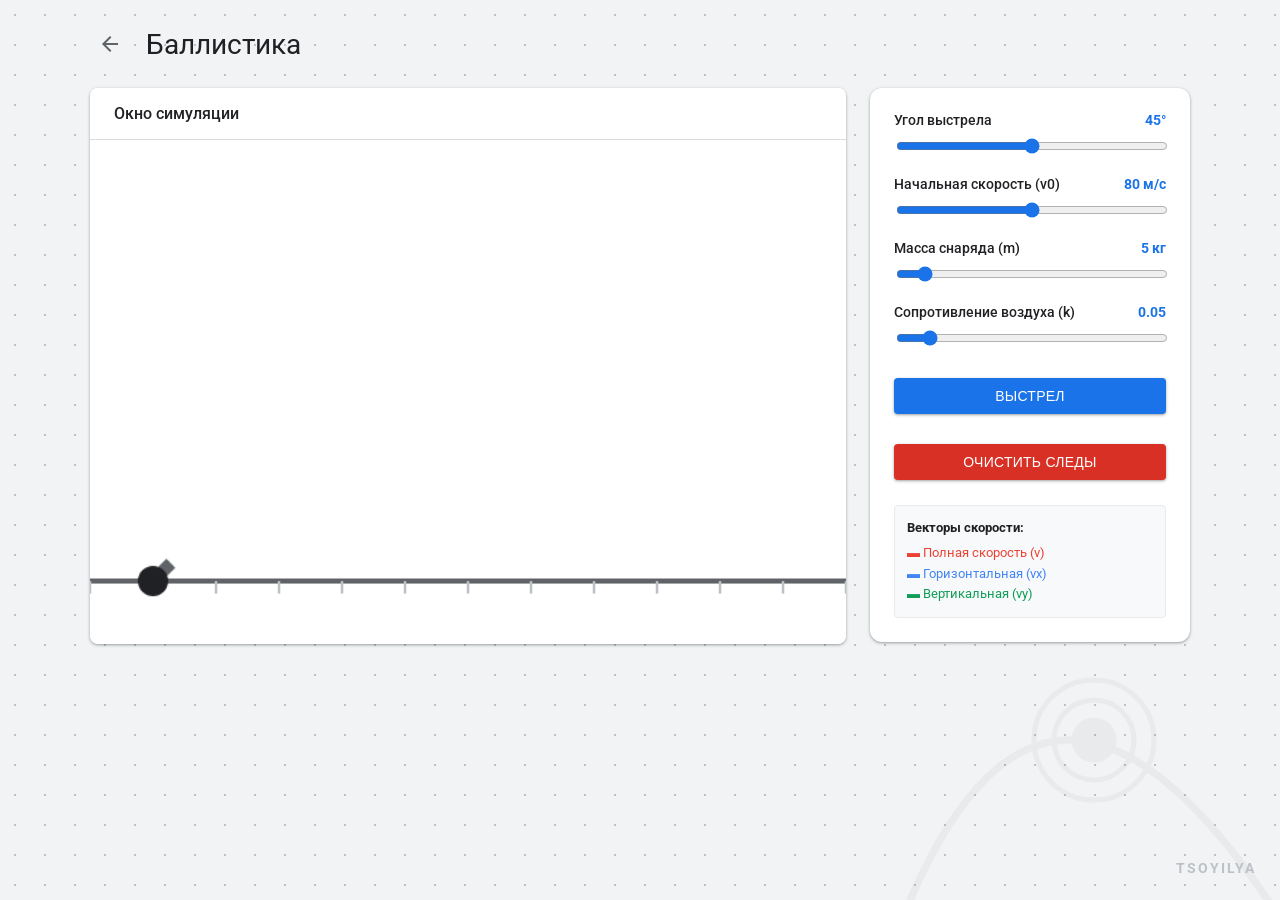
<file: projectph/ballistics.html>
<!DOCTYPE html>
<html lang="ru">
<head>
    <meta charset="UTF-8">
    <meta name="viewport" content="width=device-width, initial-scale=1.0">
    <title>Баллистика</title>
    <link href="https://fonts.googleapis.com/css2?family=Roboto:wght@400;500;700&display=swap" rel="stylesheet">
    <link href="https://fonts.googleapis.com/icon?family=Material+Icons" rel="stylesheet">
    <link rel="stylesheet" href="style.css">
</head>
<body>
    <div class="bg-decorations">
        <svg class="bg-decor" style="top: 5%; left: 5%; width: 300px; height: 300px;" viewBox="0 0 200 200">
            <path d="M 20 100 Q 60 80 100 100 T 180 100" stroke-width="4" stroke-dasharray="10 10"/>
            <path d="M 40 130 Q 80 110 120 130 T 160 130" stroke-width="2" stroke-dasharray="6 6"/>
            <path d="M 60 70 Q 100 50 140 70" stroke-width="2" stroke-dasharray="6 6"/>
        </svg>
        <svg class="bg-decor" style="bottom: -10%; right: -5%; width: 500px; height: 500px;" viewBox="0 0 200 200">
            <path d="M 20 180 Q 80 20 180 180" stroke-width="3"/>
            <line x1="10" y1="180" x2="190" y2="180" stroke-width="4"/>
            <circle cx="100" cy="100" r="8" fill="#202124"/>
            <circle cx="100" cy="100" r="16" fill="none" stroke-width="2"/>
            <circle cx="100" cy="100" r="24" fill="none" stroke-width="2"/>
        </svg>
    </div>
    <div class="header-bar">
        <a href="index.html" class="icon-btn" title="Вернуться в меню">
            <span class="material-icons">arrow_back</span>
        </a>
        <h1>Баллистика</h1>
    </div>
    <div class="layout">
        <div class="card canvas-container">
            <div class="canvas-header">Окно симуляции</div>
            <canvas id="simCanvas" width="600" height="400"></canvas>
        </div>
        <div class="card controls-container">
            <div class="control-group">
                <label>Угол выстрела <span id="angleVal" class="val-display">45°</span></label>
                <input type="range" id="angle" min="0" max="90" value="45">
            </div>
            <div class="control-group">
                <label>Начальная скорость (v0) <span id="velVal" class="val-display">80 м/с</span></label>
                <input type="range" id="velocity" min="10" max="150" value="80">
            </div>
            <div class="control-group">
                <label>Масса снаряда (m) <span id="massVal" class="val-display">5 кг</span></label>
                <input type="range" id="mass" min="1" max="50" value="5">
            </div>
            <div class="control-group">
                <label>Сопротивление воздуха (k) <span id="dragVal" class="val-display">0.05</span></label>
                <input type="range" id="drag" min="0" max="0.5" step="0.01" value="0.05">
            </div>
            <button id="fireBtn" class="btn-primary">Выстрел</button>
            <button id="clearBtn" class="btn-danger">Очистить следы</button>
            <div class="legend">
                <strong style="color: #202124; display: block; margin-bottom: 4px;">Векторы скорости:</strong>
                <span style="color: #ea4335;">▬ Полная скорость (v)</span><br>
                <span style="color: #4285f4;">▬ Горизонтальная (vx)</span><br>
                <span style="color: #0f9d58;">▬ Вертикальная (vy)</span>
            </div>
        </div>
    </div>
    <div class="watermark">TSOYILYA</div>
    <script>
        const canvas = document.getElementById('simCanvas');
        const ctx = canvas.getContext('2d');
        let projectiles = [];
        let pAngle = 45;
        let pVel = 80;
        let pMass = 5;
        let pDrag = 0.05;
        const g = 9.81;
        const dt = 0.02;
        const groundY = 350;
        const startX = 50;
        document.getElementById('angle').addEventListener('input', (e) => {
            pAngle = parseFloat(e.target.value);
            document.getElementById('angleVal').innerText = pAngle + '°';
        });
        document.getElementById('velocity').addEventListener('input', (e) => {
            pVel = parseFloat(e.target.value);
            document.getElementById('velVal').innerText = pVel + ' м/с';
        });
        document.getElementById('mass').addEventListener('input', (e) => {
            pMass = parseFloat(e.target.value);
            document.getElementById('massVal').innerText = pMass + ' кг';
        });
        document.getElementById('drag').addEventListener('input', (e) => {
            pDrag = parseFloat(e.target.value);
            document.getElementById('dragVal').innerText = pDrag.toFixed(2);
        });
        document.getElementById('fireBtn').addEventListener('click', () => {
            let rad = pAngle * Math.PI / 180;
            let vx = pVel * Math.cos(rad);
            let vy = -pVel * Math.sin(rad);
            projectiles.push({
                x: startX,
                y: groundY,
                vx: vx,
                vy: vy,
                mass: pMass,
                k: pDrag,
                active: true,
                path: [{x: startX, y: groundY}],
                color: `hsl(${Math.random() * 360}, 70%, 50%)`
            });
        });
        document.getElementById('clearBtn').addEventListener('click', () => {
            projectiles = [];
        });
        function drawArrow(x, y, dx, dy, color) {
            let len = Math.sqrt(dx*dx + dy*dy);
            if (len < 0.1) return;
            let angle = Math.atan2(dy, dx);
            ctx.beginPath();
            ctx.moveTo(x, y);
            ctx.lineTo(x + dx, y + dy);
            ctx.lineTo(x + dx - 10 * Math.cos(angle - Math.PI / 6), y + dy - 10 * Math.sin(angle - Math.PI / 6));
            ctx.moveTo(x + dx, y + dy);
            ctx.lineTo(x + dx - 10 * Math.cos(angle + Math.PI / 6), y + dy - 10 * Math.sin(angle + Math.PI / 6));
            ctx.strokeStyle = color;
            ctx.lineWidth = 2;
            ctx.stroke();
        }
        function updatePhysics() {
            for (let p of projectiles) {
                if (!p.active) continue;
                let vMag = Math.sqrt(p.vx * p.vx + p.vy * p.vy);
                let dragForce = p.k * vMag;
                let ax = - (dragForce * (p.vx / vMag)) / p.mass;
                let ay = g - (dragForce * (p.vy / vMag)) / p.mass;
                if (vMag === 0) { ax = 0; ay = g; }
                p.vx += ax * dt * 10;
                p.vy += ay * dt * 10;
                p.x += p.vx * dt * 10;
                p.y += p.vy * dt * 10;
                p.path.push({x: p.x, y: p.y});
                if (p.y >= groundY) {
                    p.y = groundY;
                    p.active = false;
                }
            }
        }
        function draw() {
            ctx.clearRect(0, 0, canvas.width, canvas.height);
            updatePhysics();
            ctx.beginPath();
            ctx.moveTo(0, groundY);
            ctx.lineTo(canvas.width, groundY);
            ctx.lineWidth = 4;
            ctx.strokeStyle = '#5f6368';
            ctx.stroke();
            for (let i = 0; i <= canvas.width; i += 50) {
                ctx.beginPath();
                ctx.moveTo(i, groundY);
                ctx.lineTo(i, groundY + 10);
                ctx.lineWidth = 2;
                ctx.strokeStyle = '#bdc1c6';
                ctx.stroke();
            }
            ctx.save();
            ctx.translate(startX, groundY);
            ctx.rotate(-pAngle * Math.PI / 180);
            ctx.fillStyle = '#5f6368';
            ctx.fillRect(-10, -5, 30, 10);
            ctx.beginPath();
            ctx.arc(0, 0, 12, 0, Math.PI * 2);
            ctx.fillStyle = '#202124';
            ctx.fill();
            ctx.restore();
            for (let p of projectiles) {
                ctx.beginPath();
                for (let i = 0; i < p.path.length; i++) {
                    if (i === 0) ctx.moveTo(p.path[i].x, p.path[i].y);
                    else ctx.lineTo(p.path[i].x, p.path[i].y);
                }
                ctx.strokeStyle = p.color;
                ctx.lineWidth = 2;
                ctx.setLineDash([5, 5]);
                ctx.stroke();
                ctx.setLineDash([]);
                ctx.beginPath();
                ctx.arc(p.x, p.y, 6, 0, Math.PI * 2);
                ctx.fillStyle = '#202124';
                ctx.fill();
                if (p.active) {
                    drawArrow(p.x, p.y, p.vx, 0, '#4285f4');
                    drawArrow(p.x, p.y, 0, p.vy, '#0f9d58');
                    drawArrow(p.x, p.y, p.vx, p.vy, '#ea4335');
                }
            }
            requestAnimationFrame(draw);
        }
        draw();
    </script>
</body>
</html>
</file>
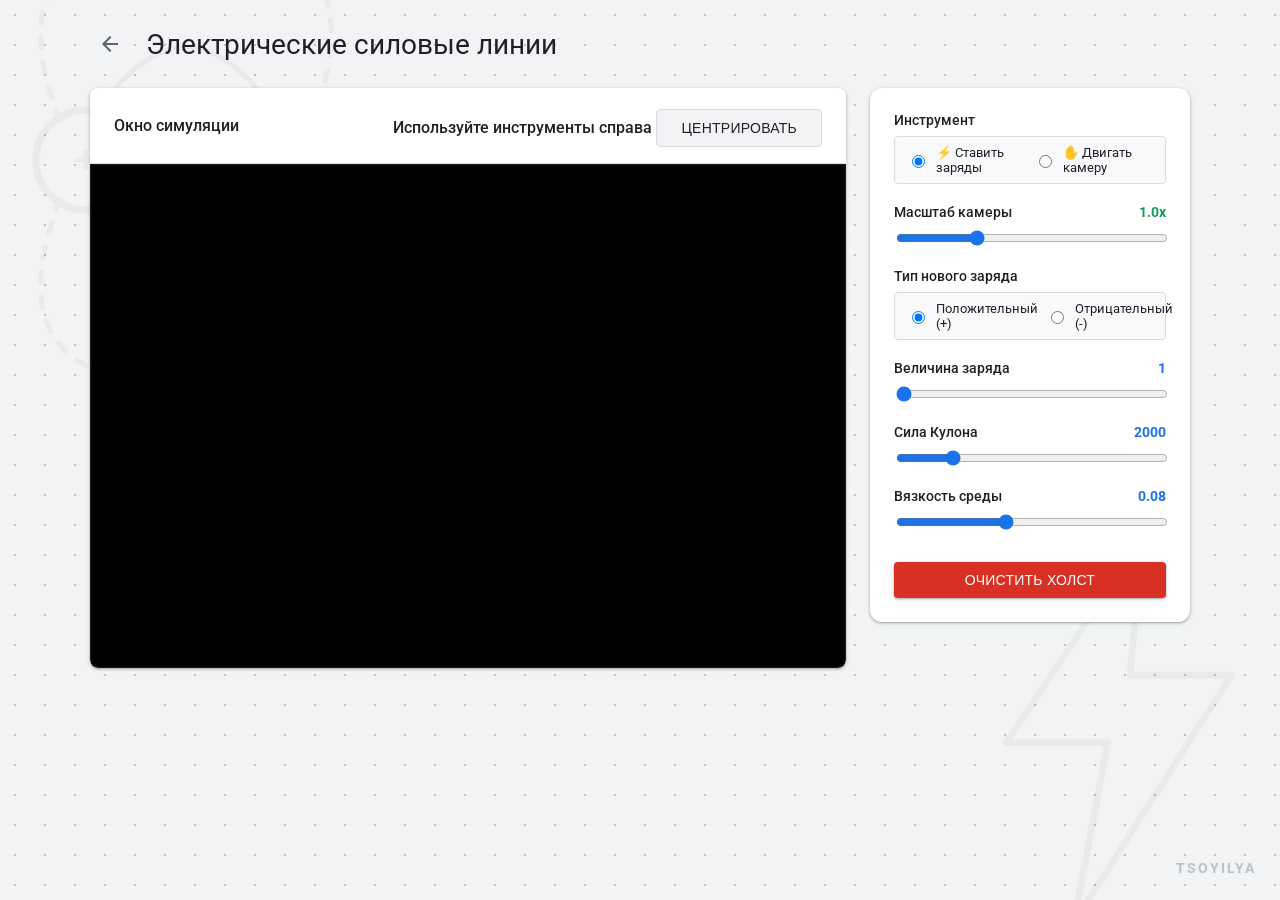
<file: projectph/charges.html>
<!DOCTYPE html>
<html lang="ru">
<head>
    <meta charset="UTF-8">
    <meta name="viewport" content="width=device-width, initial-scale=1.0">
    <title>Взаимодействие зарядов</title>
    <link href="https://fonts.googleapis.com/css2?family=Roboto:wght@400;500;700&display=swap" rel="stylesheet">
    <link href="https://fonts.googleapis.com/icon?family=Material+Icons" rel="stylesheet">
    <link rel="stylesheet" href="style.css">
</head>
<body>

    <!-- Фоновые декорации: Электростатика -->
    <div class="bg-decorations">
        <!-- Электрический диполь -->
        <svg class="bg-decor" style="top: -10%; left: -5%; width: 500px; height: 500px;" viewBox="0 0 200 200">
            <circle cx="60" cy="100" r="20" stroke-width="3"/>
            <circle cx="140" cy="100" r="20" stroke-width="3"/>
            <path d="M 80 100 L 120 100" stroke-width="2"/>
            <path d="M 65 80 Q 100 30 135 80" fill="none" stroke-width="2"/>
            <path d="M 65 120 Q 100 170 135 120" fill="none" stroke-width="2"/>
            <path d="M 50 85 Q 20 10 100 10 Q 180 10 150 85" fill="none" stroke-width="2" stroke-dasharray="6 4"/>
            <path d="M 50 115 Q 20 190 100 190 Q 180 190 150 115" fill="none" stroke-width="2" stroke-dasharray="6 4"/>
            <text x="60" y="105" font-family="sans-serif" font-weight="bold" font-size="16" text-anchor="middle" stroke="none" fill="#202124">+</text>
            <text x="140" y="105" font-family="sans-serif" font-weight="bold" font-size="16" text-anchor="middle" stroke="none" fill="#202124">-</text>
        </svg>
        <!-- Молния -->
        <svg class="bg-decor" style="bottom: -5%; right: -5%; width: 450px; height: 450px;" viewBox="0 0 200 200">
            <path d="M 110 20 L 50 110 L 95 110 L 80 190 L 150 80 L 105 80 Z" stroke-width="3" stroke-linejoin="round"/>
        </svg>
    </div>

    <div class="header-bar">
        <a href="index.html" class="icon-btn" title="Вернуться в меню">
            <span class="material-icons">arrow_back</span>
        </a>
        <h1>Электрические силовые линии</h1>
    </div>

    <div class="layout">
        <div class="card canvas-container black-canvas">
            <div class="canvas-header">
                Окно симуляции
                <div class="header-controls">
                    <span class="canvas-hint">Используйте инструменты справа</span>
                    <button id="resetCamBtn" class="btn-secondary">Центрировать</button>
                </div>
            </div>
            <canvas id="simCanvas" width="600" height="400"></canvas>
        </div>

        <div class="card controls-container">
            
            <div class="control-group">
                <label>Инструмент</label>
                <div class="radio-group">
                    <label class="radio-label">
                        <input type="radio" name="toolType" value="add" checked> ⚡ Ставить заряды
                    </label>
                    <label class="radio-label">
                        <input type="radio" name="toolType" value="pan"> ✋ Двигать камеру
                    </label>
                </div>
            </div>

            <div class="control-group">
                <label>Масштаб камеры <span id="zoomVal" class="val-display" style="color: #0f9d58;">1.0x</span></label>
                <input type="range" id="zoomCam" min="0.2" max="3" step="0.1" value="1">
            </div>

            <div class="control-group" id="chargeTypeGroup">
                <label>Тип нового заряда</label>
                <div class="radio-group">
                    <label class="radio-label">
                        <input type="radio" name="chargeSign" value="1" checked> Положительный (+)
                    </label>
                    <label class="radio-label">
                        <input type="radio" name="chargeSign" value="-1"> Отрицательный (-)
                    </label>
                </div>
            </div>

            <div class="control-group">
                <label>Величина заряда <span id="qVal" class="val-display">1</span></label>
                <input type="range" id="qMag" min="1" max="5" step="1" value="1">
            </div>

            <div class="control-group">
                <label>Сила Кулона <span id="kVal" class="val-display">2000</span></label>
                <input type="range" id="kForce" min="100" max="10000" step="100" value="2000">
            </div>

            <div class="control-group">
                <label>Вязкость среды <span id="fricVal" class="val-display">0.08</span></label>
                <input type="range" id="frictionSlider" min="0" max="0.2" step="0.01" value="0.08">
            </div>

            <button id="clearBtn" class="btn-danger">Очистить холст</button>
        </div>
    </div>

    <div class="watermark">TSOYILYA</div>

    <script>
        const canvas = document.getElementById('simCanvas');
        const ctx = canvas.getContext('2d');

        let charges = [];
        let k = 2000; 
        let currentFriction = 0.92; 
        let qMagnitude = 1;
        let zoom = 1;
        
        let camX = 0;
        let camY = 0;
        let isDragging = false;
        let startMouseX = 0;
        let startMouseY = 0;
        let startCamX = 0;
        let startCamY = 0;
        let currentTool = 'add'; 

        const WORLD_WIDTH = 600;
        const WORLD_HEIGHT = 400;

        document.querySelectorAll('input[name="toolType"]').forEach(radio => {
            radio.addEventListener('change', (e) => {
                currentTool = e.target.value;
                canvas.style.cursor = currentTool === 'pan' ? 'grab' : 'crosshair';
            });
        });

        document.getElementById('resetCamBtn').addEventListener('click', () => {
            camX = 0;
            camY = 0;
            zoom = 1;
            document.getElementById('zoomCam').value = 1;
            document.getElementById('zoomVal').innerText = '1.0x';
        });

        document.getElementById('zoomCam').addEventListener('input', (e) => {
            zoom = parseFloat(e.target.value);
            document.getElementById('zoomVal').innerText = zoom.toFixed(1) + 'x';
        });
        document.getElementById('kForce').addEventListener('input', (e) => {
            k = parseInt(e.target.value);
            document.getElementById('kVal').innerText = k;
        });
        document.getElementById('frictionSlider').addEventListener('input', (e) => {
            let viscosity = parseFloat(e.target.value);
            currentFriction = 1 - viscosity;
            document.getElementById('fricVal').innerText = viscosity.toFixed(2);
        });
        document.getElementById('qMag').addEventListener('input', (e) => {
            qMagnitude = parseInt(e.target.value);
            document.getElementById('qVal').innerText = qMagnitude;
        });

        canvas.addEventListener('mousedown', (e) => {
            const rect = canvas.getBoundingClientRect();
            const scaleX = canvas.width / rect.width;
            const scaleY = canvas.height / rect.height;
            const screenX = (e.clientX - rect.left) * scaleX;
            const screenY = (e.clientY - rect.top) * scaleY;

            if (currentTool === 'pan') {
                isDragging = true;
                startMouseX = screenX;
                startMouseY = screenY;
                startCamX = camX;
                startCamY = camY;
                canvas.style.cursor = 'grabbing';
            } else {
                const cx = canvas.width / 2;
                const cy = canvas.height / 2;
                const x = (screenX - cx - camX) / zoom + cx;
                const y = (screenY - cy - camY) / zoom + cy;
                
                const sign = parseInt(document.querySelector('input[name="chargeSign"]:checked').value);
                const q = sign * qMagnitude; 
                charges.push({ x, y, vx: 0, vy: 0, q, m: 1 });
            }
        });

        window.addEventListener('mousemove', (e) => {
            if (!isDragging || currentTool !== 'pan') return;
            
            const rect = canvas.getBoundingClientRect();
            const scaleX = canvas.width / rect.width;
            const scaleY = canvas.height / rect.height;
            const screenX = (e.clientX - rect.left) * scaleX;
            const screenY = (e.clientY - rect.top) * scaleY;

            camX = startCamX + (screenX - startMouseX);
            camY = startCamY + (screenY - startMouseY);
        });

        window.addEventListener('mouseup', () => {
            if (isDragging) {
                isDragging = false;
                if (currentTool === 'pan') canvas.style.cursor = 'grab';
            }
        });

        document.getElementById('clearBtn').addEventListener('click', () => { charges = []; });

        function updatePhysics() {
            const dt = 0.02;

            for (let i = 0; i < charges.length; i++) {
                let fx = 0, fy = 0;
                for (let j = 0; j < charges.length; j++) {
                    if (i === j) continue;
                    let dx = charges[i].x - charges[j].x;
                    let dy = charges[i].y - charges[j].y;
                    let distSq = dx*dx + dy*dy;
                    let dist = Math.sqrt(distSq);

                    if (dist < 25) dist = 25; 

                    let force = k * (charges[i].q * charges[j].q) / distSq;
                    fx += force * (dx / dist);
                    fy += force * (dy / dist);
                }
                
                charges[i].vx = (charges[i].vx + fx / charges[i].m * dt) * currentFriction;
                charges[i].vy = (charges[i].vy + fy / charges[i].m * dt) * currentFriction;
            }

            for (let c of charges) {
                c.x += c.vx * dt * 15;
                c.y += c.vy * dt * 15;
                
                if (c.vx > 50) c.vx = 50; if (c.vx < -50) c.vx = -50;
                if (c.vy > 50) c.vy = 50; if (c.vy < -50) c.vy = -50;

                let radius = 10 + Math.abs(c.q) * 2; 
                if (c.x < radius || c.x > WORLD_WIDTH - radius) c.vx *= -1;
                if (c.y < radius || c.y > WORLD_HEIGHT - radius) c.vy *= -1;
            }
        }

        function drawContinuousFieldLines() {
            ctx.strokeStyle = 'rgba(255, 255, 255, 0.35)';
            ctx.lineWidth = 1.5;
            const numLinesBase = 10;  
            const step = 4;       
            const maxSteps = 150; 

            for (let c of charges) {
                let isPositive = c.q > 0;
                let numLines = numLinesBase + Math.abs(c.q) * 2; 

                for (let i = 0; i < numLines; i++) {
                    let angle = (Math.PI * 2 / numLines) * i;
                    let radius = 10 + Math.abs(c.q) * 2;
                    let x = c.x + Math.cos(angle) * (radius + 3);
                    let y = c.y + Math.sin(angle) * (radius + 3);

                    ctx.beginPath();
                    ctx.moveTo(x, y);

                    for (let s = 0; s < maxSteps; s++) {
                        let ex = 0, ey = 0;
                        
                        for (let other of charges) {
                            let dx = x - other.x;
                            let dy = y - other.y;
                            let distSq = dx*dx + dy*dy;
                            if (distSq < 1) continue;
                            let dist = Math.sqrt(distSq);
                            let eField = (k * other.q) / distSq;
                            ex += eField * (dx / dist);
                            ey += eField * (dy / dist);
                        }

                        let mag = Math.sqrt(ex*ex + ey*ey);
                        if (mag === 0) break;

                        let dir = isPositive ? 1 : -1;
                        
                        x += dir * (ex / mag) * step;
                        y += dir * (ey / mag) * step;

                        ctx.lineTo(x, y);

                        let hit = false;
                        for (let other of charges) {
                            if (other !== c) {
                                let dx = x - other.x;
                                let dy = y - other.y;
                                let otherRadius = 10 + Math.abs(other.q) * 2;
                                if (dx*dx + dy*dy < otherRadius * otherRadius) {
                                    hit = true; break;
                                }
                            }
                        }
                        if (hit) break;

                        if (x < -2500 || x > WORLD_WIDTH + 2500 || y < -2500 || y > WORLD_HEIGHT + 2500) break;
                    }
                    ctx.stroke();
                }
            }
        }

        function draw() {
            ctx.setTransform(1, 0, 0, 1, 0, 0);
            ctx.clearRect(0, 0, canvas.width, canvas.height);

            updatePhysics();

            ctx.translate(canvas.width / 2 + camX, canvas.height / 2 + camY);
            ctx.scale(zoom, zoom);
            ctx.translate(-canvas.width / 2, -canvas.height / 2);

            ctx.strokeStyle = 'rgba(255,255,255,0.1)';
            ctx.lineWidth = 2;
            ctx.strokeRect(0, 0, WORLD_WIDTH, WORLD_HEIGHT);

            drawContinuousFieldLines();

            for (let c of charges) {
                let radius = 10 + Math.abs(c.q) * 2; 
                
                ctx.beginPath();
                ctx.arc(c.x, c.y, radius, 0, Math.PI * 2);
                ctx.fillStyle = c.q > 0 ? '#ea4335' : '#4285f4';
                ctx.fill();
                
                ctx.fillStyle = 'white';
                ctx.font = '14px Roboto';
                ctx.textAlign = 'center';
                ctx.textBaseline = 'middle';
                let label = (c.q > 0 ? '+' : '') + c.q;
                ctx.fillText(label, c.x, c.y);
            }

            requestAnimationFrame(draw);
        }

        draw();
    </script>
</body>
</html>
</file>
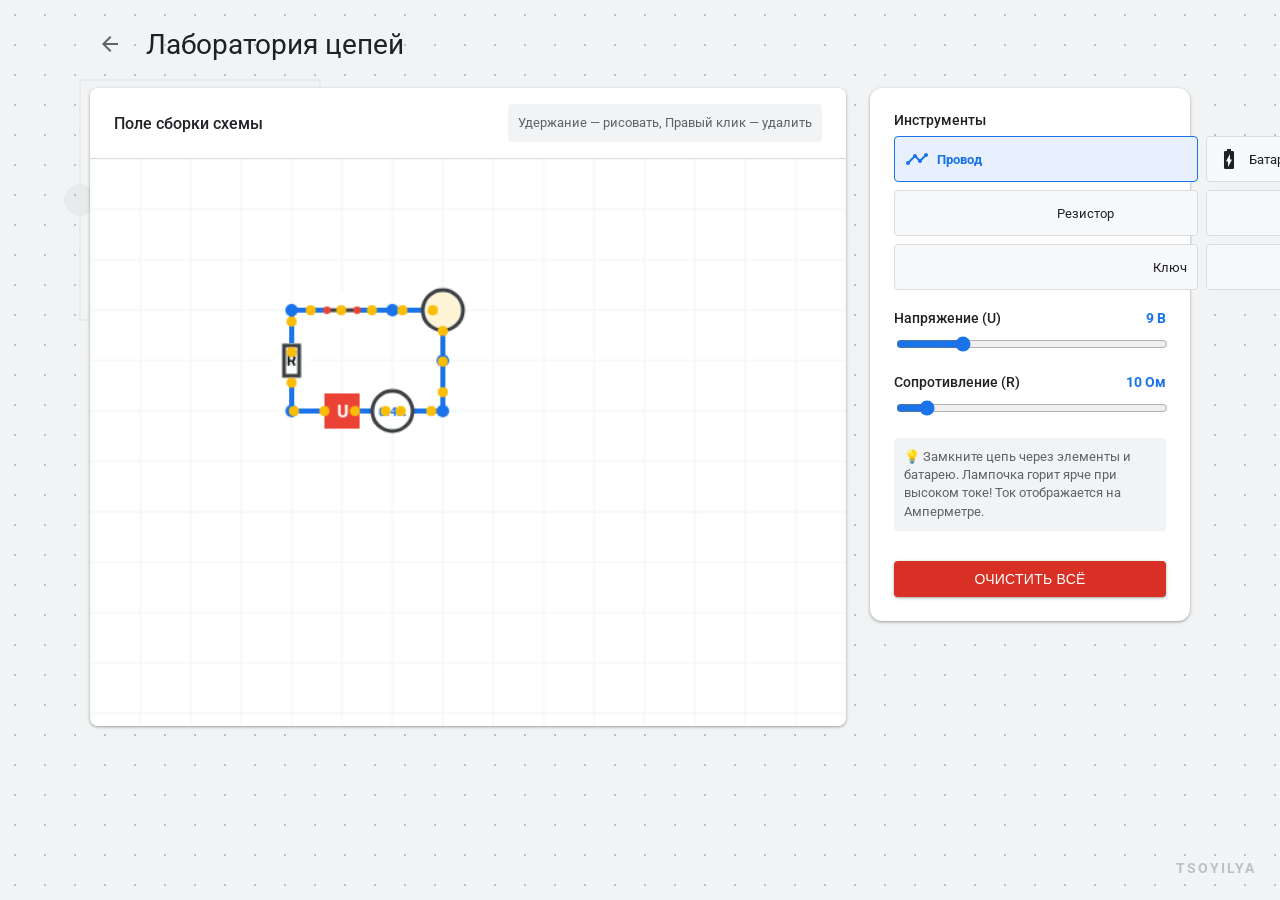
<file: projectph/circuits.html>
<!DOCTYPE html>
<html lang="ru">
<head>
    <meta charset="UTF-8">
    <meta name="viewport" content="width=device-width, initial-scale=1.0">
    <title>Лаборатория цепей постоянного тока</title>
    <link href="https://fonts.googleapis.com/css2?family=Roboto:wght@400;500;700&display=swap" rel="stylesheet">
    <link href="https://fonts.googleapis.com/icon?family=Material+Icons" rel="stylesheet">
    <link rel="stylesheet" href="style.css">
</head>
<body>
    <div class="bg-decorations">
        <svg class="bg-decor" style="top: 0; left: 0; width: 400px; height: 400px;" viewBox="0 0 100 100">
            <rect x="20" y="20" width="60" height="60" stroke-width="0.5"/>
            <circle cx="20" cy="50" r="3" fill="#202124"/>
            <circle cx="80" cy="50" r="3" fill="#202124"/>
        </svg>
    </div>
    <div class="header-bar">
        <a href="index.html" class="icon-btn"><span class="material-icons">arrow_back</span></a>
        <h1>Лаборатория цепей</h1>
    </div>
    <div class="layout">
        <div class="card canvas-container">
            <div class="canvas-header">Поле сборки схемы <span class="hint">Удержание — рисовать, Правый клик — удалить</span></div>
            <canvas id="simCanvas" width="600" height="450"></canvas>
        </div>
        <div class="card controls-container">
            <div class="control-group">
                <label>Инструменты</label>
                <div class="tools-grid">
                    <div class="tool-btn active" data-type="wire"><span class="material-icons">timeline</span> Провод</div>
                    <div class="tool-btn" data-type="battery"><span class="material-icons">battery_charging_full</span> Батарея</div>
                    <div class="tool-btn" data-type="resistor"><span class="material-icons">square</span> Резистор</div>
                    <div class="tool-btn" data-type="bulb"><span class="material-icons">lightbulb</span> Лампа</div>
                    <div class="tool-btn" data-type="switch"><span class="material-icons">toggle_off</span> Ключ</div>
                    <div class="tool-btn" data-type="meter"><span class="material-icons">speed</span> Амперметр</div>
                </div>
            </div>
            <div class="control-group">
                <label>Напряжение (U) <span id="vVal" class="val-display">9 В</span></label>
                <input type="range" id="voltage" min="1" max="36" value="9">
            </div>
            <div class="control-group">
                <label>Сопротивление (R) <span id="rVal" class="val-display">10 Ом</span></label>
                <input type="range" id="resistance" min="1" max="100" value="10">
            </div>
            <div class="hint">
                💡 Замкните цепь через элементы и батарею. Лампочка горит ярче при высоком токе! Ток отображается на Амперметре.
            </div>
            <button id="clearBtn" class="btn-danger">Очистить всё</button>
        </div>
    </div>
    <div class="watermark">TSOYILYA</div>
    <script>
        const canvas = document.getElementById('simCanvas');
        const ctx = canvas.getContext('2d');
        const gridSize = 40;
        let components = [];
        let currentTool = 'wire';
        let batteryVoltage = 9;
        let globalR = 10;
        let currentPathCoords = [];
        let electronPhase = 0;

        document.querySelectorAll('.tool-btn').forEach(btn => {
            btn.addEventListener('click', () => {
                document.querySelectorAll('.tool-btn').forEach(b => b.classList.remove('active'));
                btn.classList.add('active');
                currentTool = btn.getAttribute('data-type');
            });
        });

        document.getElementById('voltage').addEventListener('input', (e) => {
            batteryVoltage = parseInt(e.target.value);
            document.getElementById('vVal').innerText = batteryVoltage + ' В';
        });

        document.getElementById('resistance').addEventListener('input', (e) => {
            globalR = parseInt(e.target.value);
            document.getElementById('rVal').innerText = globalR + ' Ом';
        });

        document.getElementById('clearBtn').addEventListener('click', () => components = []);

        function addComponent(e) {
            const rect = canvas.getBoundingClientRect();
            const scaleX = canvas.width / rect.width;
            const scaleY = canvas.height / rect.height;
            const canvasX = (e.clientX - rect.left) * scaleX;
            const canvasY = (e.clientY - rect.top) * scaleY;
            const x = Math.round(canvasX / gridSize) * gridSize;
            const y = Math.round(canvasY / gridSize) * gridSize;
            
            if(x < gridSize || x > canvas.width - gridSize || y < gridSize || y > canvas.height - gridSize) return;

            let comp = components.find(c => c.x === x && c.y === y);
            
            if (comp) {
                if (e.type === 'mousedown' && comp.type === 'switch') {
                    comp.state = !comp.state;
                    return;
                }
                if (comp.type !== currentTool) {
                    components = components.filter(c => c !== comp);
                } else {
                    return; 
                }
            }
            components.push({ x, y, type: currentTool, state: false, hasCurrent: false });
        }

        function removeComponent(e) {
            const rect = canvas.getBoundingClientRect();
            const scaleX = canvas.width / rect.width;
            const scaleY = canvas.height / rect.height;
            const canvasX = (e.clientX - rect.left) * scaleX;
            const canvasY = (e.clientY - rect.top) * scaleY;
            const x = Math.round(canvasX / gridSize) * gridSize;
            const y = Math.round(canvasY / gridSize) * gridSize;
            components = components.filter(c => c.x !== x || c.y !== y);
        }

        canvas.addEventListener('mousedown', (e) => {
            if (e.button === 0) addComponent(e);
            else if (e.button === 2) removeComponent(e);
        });

        canvas.addEventListener('mousemove', (e) => {
            if (e.buttons === 1) addComponent(e);
            else if (e.buttons === 2) removeComponent(e);
        });

        canvas.addEventListener('contextmenu', e => e.preventDefault());

        function solveCircuit() {
            components.forEach(c => c.hasCurrent = false);
            currentPathCoords = [];
            
            let battery = components.find(c => c.type === 'battery');
            if (!battery) return 0;

            function isAdj(a, b) {
                let dx = Math.abs(a.x - b.x);
                let dy = Math.abs(a.y - b.y);
                return (dx === gridSize && dy === 0) || (dx === 0 && dy === gridSize);
            }

            let nodes = components.filter(c => !(c.type === 'switch' && !c.state));
            if (!nodes.includes(battery)) return 0;

            let batteryIndex = nodes.indexOf(battery);
            let adj = Array(nodes.length).fill(0).map(() => []);

            for(let i=0; i<nodes.length; i++) {
                for(let j=i+1; j<nodes.length; j++) {
                    if(isAdj(nodes[i], nodes[j])) {
                        adj[i].push(j);
                        adj[j].push(i);
                    }
                }
            }

            let bNeighbors = adj[batteryIndex];
            if (bNeighbors.length < 2) return 0;

            let start = bNeighbors[0];
            let targetSet = new Set(bNeighbors.slice(1));

            let queue = [[start]];
            let visited = new Set([start]);
            let validPath = null;

            while(queue.length > 0) {
                let path = queue.shift();
                let curr = path[path.length - 1];

                if (targetSet.has(curr)) {
                    validPath = path;
                    break;
                }

                for(let n of adj[curr]) {
                    if (n === batteryIndex) continue; 
                    if (!visited.has(n)) {
                        visited.add(n);
                        queue.push([...path, n]);
                    }
                }
            }

            if (validPath) {
                let resistance = 2;
                battery.hasCurrent = true;
                currentPathCoords.push({x: battery.x, y: battery.y});
                
                for(let nodeIdx of validPath) {
                    let comp = nodes[nodeIdx];
                    comp.hasCurrent = true;
                    currentPathCoords.push({x: comp.x, y: comp.y});
                    
                    if (comp.type === 'resistor') resistance += globalR;
                    if (comp.type === 'bulb') resistance += 10;
                }
                currentPathCoords.push({x: battery.x, y: battery.y});
                return batteryVoltage / resistance;
            }

            return 0;
        }

        function drawGrid() {
            ctx.beginPath();
            ctx.strokeStyle = '#f1f3f4';
            for (let x = 0; x <= canvas.width; x += gridSize) {
                ctx.moveTo(x, 0); ctx.lineTo(x, canvas.height);
            }
            for (let y = 0; y <= canvas.height; y += gridSize) {
                ctx.moveTo(0, y); ctx.lineTo(canvas.width, y);
            }
            ctx.stroke();
        }

        function drawComponent(c, current) {
            ctx.save();
            ctx.translate(c.x, c.y);

            let neighbors = components.filter(other => {
                let dx = Math.abs(c.x - other.x);
                let dy = Math.abs(c.y - other.y);
                return (dx === gridSize && dy === 0) || (dx === 0 && dy === gridSize);
            });

            let vCount = 0, hCount = 0;
            neighbors.forEach(n => {
                if (n.x === c.x) vCount++;
                if (n.y === c.y) hCount++;
            });
            let isVertical = vCount > hCount;

            ctx.lineWidth = 4;
            ctx.strokeStyle = c.hasCurrent ? '#1a73e8' : '#bdc1c6';

            neighbors.forEach(n => {
                ctx.beginPath();
                ctx.moveTo(0, 0);
                ctx.lineTo((n.x - c.x) / 2, (n.y - c.y) / 2);
                ctx.stroke();
            });

            ctx.strokeStyle = '#3c4043';
            ctx.lineWidth = 3;

            if (c.type === 'wire') {
                ctx.fillStyle = c.hasCurrent ? '#1a73e8' : '#bdc1c6';
                ctx.beginPath(); ctx.arc(0, 0, 5, 0, Math.PI*2); ctx.fill();
            } else if (c.type === 'battery') {
                ctx.fillStyle = '#ea4335'; ctx.fillRect(-14, -14, 28, 28);
                ctx.fillStyle = 'white'; ctx.font = 'bold 14px Roboto'; ctx.textAlign = 'center'; ctx.textBaseline = 'middle'; ctx.fillText('U', 0, 1);
            } else if (c.type === 'resistor') {
                ctx.fillStyle = '#ffffff'; ctx.fillRect(-14, -14, 28, 28); 
                if (isVertical) {
                    ctx.strokeRect(-6, -12, 12, 24);
                } else {
                    ctx.strokeRect(-12, -6, 24, 12);
                }
                ctx.fillStyle = '#202124'; ctx.font = 'bold 12px Roboto'; ctx.textAlign = 'center'; ctx.textBaseline = 'middle'; ctx.fillText('R', 0, 1);
            } else if (c.type === 'bulb') {
                ctx.fillStyle = '#ffffff';
                ctx.beginPath(); ctx.arc(0, 0, 16, 0, Math.PI*2); ctx.fill(); ctx.stroke();
                if (c.hasCurrent && current > 0) {
                    ctx.fillStyle = `rgba(251, 188, 4, ${Math.min(1, current * 0.4)})`;
                    ctx.beginPath(); ctx.arc(0, 0, 14, 0, Math.PI*2); ctx.fill();
                } else {
                    ctx.beginPath(); ctx.moveTo(-6, -6); ctx.lineTo(6, 6); ctx.moveTo(6, -6); ctx.lineTo(-6, 6); ctx.stroke();
                }
            } else if (c.type === 'switch') {
                ctx.fillStyle = '#ffffff'; ctx.fillRect(-14, -14, 28, 28);
                ctx.save();
                if (isVertical) ctx.rotate(Math.PI / 2);
                ctx.beginPath(); ctx.moveTo(-12, 0); 
                if (c.state) ctx.lineTo(12, 0); else ctx.lineTo(8, -12);
                ctx.stroke();
                ctx.fillStyle = '#ea4335'; 
                ctx.beginPath(); ctx.arc(-12, 0, 3, 0, Math.PI*2); ctx.fill();
                ctx.beginPath(); ctx.arc(12, 0, 3, 0, Math.PI*2); ctx.fill();
                ctx.restore();
            } else if (c.type === 'meter') {
                ctx.fillStyle = '#ffffff';
                ctx.beginPath(); ctx.arc(0, 0, 16, 0, Math.PI*2); ctx.fill(); ctx.stroke();
                ctx.fillStyle = '#1a73e8'; ctx.font = 'bold 10px Roboto'; ctx.textAlign = 'center'; ctx.textBaseline = 'middle'; ctx.fillText(c.hasCurrent ? current.toFixed(1)+'A' : '0.0A', 0, 1);
            }

            ctx.restore();
        }

        function drawElectrons(current) {
            if (currentPathCoords.length < 2 || current === 0) return;
            
            let totalLen = currentPathCoords.length - 1;
            let speed = current * 0.05;
            electronPhase += speed;
            
            ctx.fillStyle = '#fbbc04';
            
            let numElectrons = Math.max(3, currentPathCoords.length * 1.5);
            for(let i=0; i<numElectrons; i++) {
                let p = (electronPhase + (i / numElectrons) * totalLen) % totalLen;
                let idx = Math.floor(p);
                let fract = p - idx;
                
                let p1 = currentPathCoords[idx];
                let p2 = currentPathCoords[(idx + 1) % currentPathCoords.length];
                
                if(p1 && p2) {
                    let ex = p1.x + (p2.x - p1.x) * fract;
                    let ey = p1.y + (p2.y - p1.y) * fract;
                    
                    ctx.beginPath();
                    ctx.arc(ex, ey, 4, 0, Math.PI * 2);
                    ctx.fill();
                }
            }
        }

        function draw() {
            ctx.clearRect(0, 0, canvas.width, canvas.height);
            drawGrid();
            
            let current = solveCircuit();
            components.forEach(c => drawComponent(c, current));
            drawElectrons(current);
            
            requestAnimationFrame(draw);
        }

        function preloadCircuit() {
            components = [
                {x: 200, y: 200, type: 'battery', state: false, hasCurrent: false},
                {x: 240, y: 200, type: 'meter', state: false, hasCurrent: false},
                {x: 280, y: 200, type: 'wire', state: false, hasCurrent: false},
                {x: 280, y: 160, type: 'wire', state: false, hasCurrent: false},
                {x: 280, y: 120, type: 'bulb', state: false, hasCurrent: false},
                {x: 240, y: 120, type: 'wire', state: false, hasCurrent: false},
                {x: 200, y: 120, type: 'switch', state: true, hasCurrent: false},
                {x: 160, y: 120, type: 'wire', state: false, hasCurrent: false},
                {x: 160, y: 160, type: 'resistor', state: false, hasCurrent: false},
                {x: 160, y: 200, type: 'wire', state: false, hasCurrent: false}
            ];
        }

        preloadCircuit();
        draw();
        
    </script>
</body>
</html>
</file>
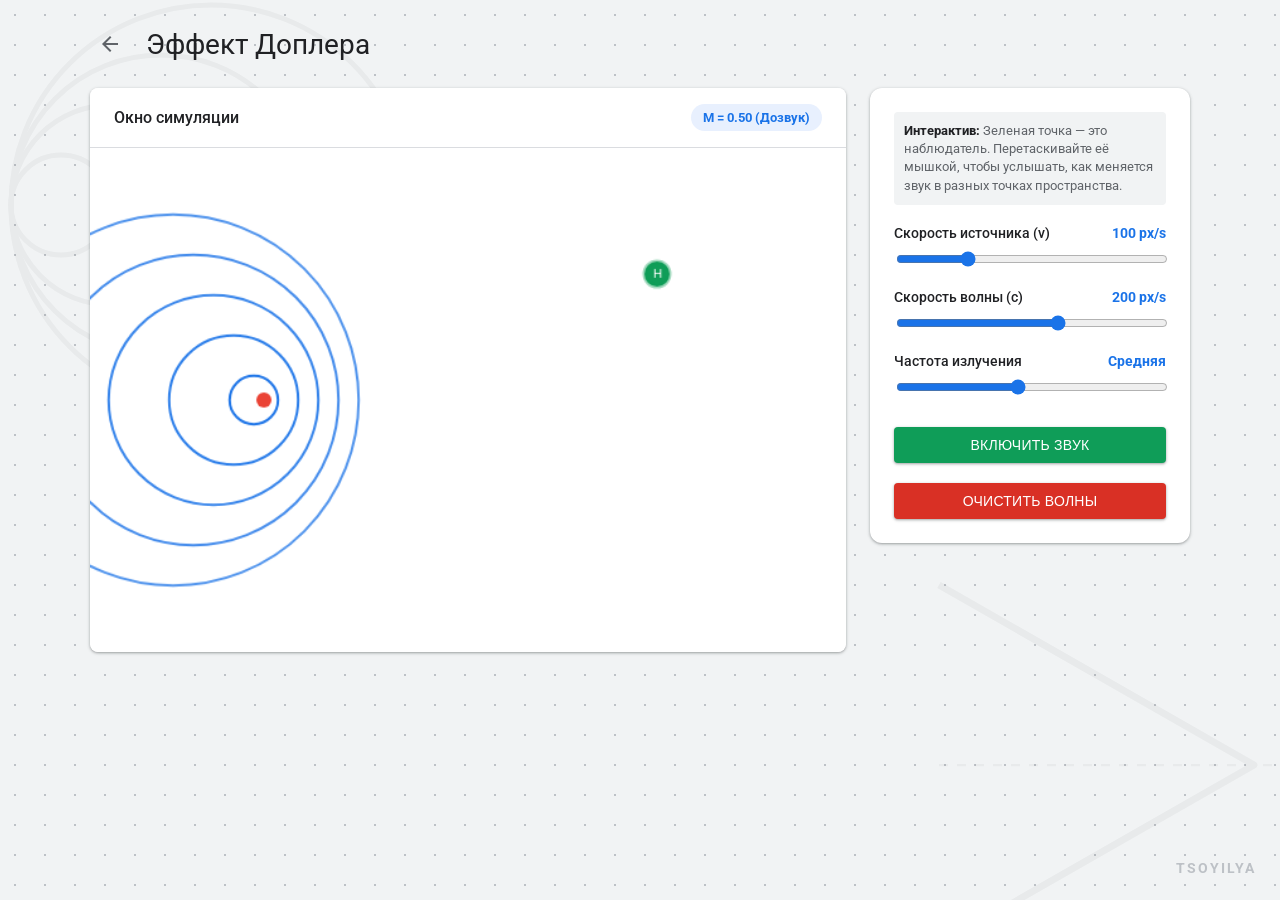
<file: projectph/doppler.html>
<!DOCTYPE html>
<html lang="ru">
<head>
    <meta charset="UTF-8">
    <meta name="viewport" content="width=device-width, initial-scale=1.0">
    <title>Эффект Доплера и Звуковой барьер</title>
    <link href="https://fonts.googleapis.com/css2?family=Roboto:wght@400;500;700&display=swap" rel="stylesheet">
    <link href="https://fonts.googleapis.com/icon?family=Material+Icons" rel="stylesheet">
    <link rel="stylesheet" href="style.css">
</head>
<body>
    <div class="bg-decorations">
        <svg class="bg-decor" style="top: -5%; left: -5%; width: 500px; height: 500px;" viewBox="0 0 200 200">
            <circle cx="50" cy="100" r="20" stroke-width="2"/>
            <circle cx="70" cy="100" r="40" stroke-width="2"/>
            <circle cx="90" cy="100" r="60" stroke-width="2"/>
            <circle cx="110" cy="100" r="80" stroke-width="2"/>
        </svg>
        <svg class="bg-decor" style="bottom: -10%; right: -5%; width: 450px; height: 450px;" viewBox="0 0 200 200">
            <path d="M 20 20 L 160 100 L 20 180" stroke-width="3" stroke-linejoin="round"/>
            <line x1="20" y1="100" x2="180" y2="100" stroke-width="1" stroke-dasharray="4 4"/>
        </svg>
    </div>
    <div class="header-bar">
        <a href="index.html" class="icon-btn" title="Вернуться в меню">
            <span class="material-icons">arrow_back</span>
        </a>
        <h1>Эффект Доплера</h1>
    </div>
    <div class="layout">
        <div class="card canvas-container">
            <div class="canvas-header">
                Окно симуляции
                <div class="status-badge" id="machStatus">M = 0.50 (Дозвук)</div>
            </div>
            <canvas id="simCanvas" width="600" height="400"></canvas>
        </div>
        <div class="card controls-container">
            <div class="hint">
                <strong style="color:#202124;">Интерактив:</strong> Зеленая точка — это наблюдатель. Перетаскивайте её мышкой, чтобы услышать, как меняется звук в разных точках пространства.
            </div>
            <div class="control-group">
                <label>Скорость источника (v) <span id="vVal" class="val-display">100 px/s</span></label>
                <input type="range" id="vSource" min="0" max="400" value="100">
            </div>
            <div class="control-group">
                <label>Скорость волны (c) <span id="cVal" class="val-display">200 px/s</span></label>
                <input type="range" id="cWave" min="50" max="300" value="200">
            </div>
            <div class="control-group">
                <label>Частота излучения <span id="fVal" class="val-display">Средняя</span></label>
                <input type="range" id="freq" min="2" max="20" value="10">
            </div>
            <button id="soundBtn" class="btn-primary" style="background-color: #0f9d58;">Включить звук</button>
            <button id="clearBtn" class="btn-danger" style="margin-top: 0;">Очистить волны</button>
        </div>
    </div>
    <div class="watermark">TSOYILYA</div>
    <script>
        const canvas = document.getElementById('simCanvas');
        const ctx = canvas.getContext('2d');
        
        let waves = [];
        let vSrc = 100;
        let cWave = 200;
        let emitFreq = 10;
        let srcX = 50;
        let srcY = 200;
        let dt = 0.016;
        let timer = 0;

        let observer = { x: 450, y: 100, isDragging: false };

        let audioCtx;
        let oscillator;
        let gainNode;
        let soundEnabled = false;

        document.getElementById('soundBtn').addEventListener('click', (e) => {
            if (!audioCtx) {
                audioCtx = new (window.AudioContext || window.webkitAudioContext)();
                oscillator = audioCtx.createOscillator();
                gainNode = audioCtx.createGain();
                oscillator.type = 'sine';
                oscillator.frequency.value = 400;
                gainNode.gain.value = 0;
                oscillator.connect(gainNode);
                gainNode.connect(audioCtx.destination);
                oscillator.start();
            }
            soundEnabled = !soundEnabled;
            if (soundEnabled) {
                audioCtx.resume();
                e.target.innerText = 'Выключить звук';
                e.target.style.backgroundColor = '#d93025';
            } else {
                gainNode.gain.value = 0;
                e.target.innerText = 'Включить звук';
                e.target.style.backgroundColor = '#0f9d58';
            }
        });

        canvas.addEventListener('mousedown', (e) => {
            const rect = canvas.getBoundingClientRect();
            const scaleX = canvas.width / rect.width;
            const scaleY = canvas.height / rect.height;
            const mx = (e.clientX - rect.left) * scaleX;
            const my = (e.clientY - rect.top) * scaleY;
            let dx = observer.x - mx;
            let dy = observer.y - my;
            if (Math.sqrt(dx*dx + dy*dy) < 20) {
                observer.isDragging = true;
                canvas.style.cursor = 'grabbing';
            }
        });

        window.addEventListener('mousemove', (e) => {
            if (observer.isDragging) {
                const rect = canvas.getBoundingClientRect();
                const scaleX = canvas.width / rect.width;
                const scaleY = canvas.height / rect.height;
                observer.x = (e.clientX - rect.left) * scaleX;
                observer.y = (e.clientY - rect.top) * scaleY;
            }
        });

        window.addEventListener('mouseup', () => {
            if (observer.isDragging) {
                observer.isDragging = false;
                canvas.style.cursor = 'default';
            }
        });

        document.getElementById('vSource').addEventListener('input', (e) => {
            vSrc = parseInt(e.target.value);
            document.getElementById('vVal').innerText = vSrc + ' px/s';
            updateMach();
        });
        document.getElementById('cWave').addEventListener('input', (e) => {
            cWave = parseInt(e.target.value);
            document.getElementById('cVal').innerText = cWave + ' px/s';
            updateMach();
        });
        document.getElementById('freq').addEventListener('input', (e) => {
            emitFreq = 22 - parseInt(e.target.value);
            let label = emitFreq < 7 ? 'Высокая' : (emitFreq > 15 ? 'Низкая' : 'Средняя');
            document.getElementById('fVal').innerText = label;
        });
        document.getElementById('clearBtn').addEventListener('click', () => {
            waves = [];
            srcX = -20;
        });

        function updateMach() {
            let m = vSrc / cWave;
            let badge = document.getElementById('machStatus');
            let text = `M = ${m.toFixed(2)} `;
            if (m < 1) {
                text += '(Дозвук)';
                badge.style.backgroundColor = '#e8f0fe';
                badge.style.color = '#1a73e8';
            } else if (m === 1) {
                text += '(Звуковой барьер)';
                badge.style.backgroundColor = '#fef7e0';
                badge.style.color = '#ea8600';
            } else {
                text += '(Сверхзвук)';
                badge.style.backgroundColor = '#fce8e6';
                badge.style.color = '#d93025';
            }
            badge.innerText = text;
        }

        function updateAudio() {
            if (soundEnabled && audioCtx) {
                let dx = observer.x - srcX;
                let dy = observer.y - srcY;
                let d = Math.sqrt(dx*dx + dy*dy);
                if (d < 1) d = 1;

                let cosTheta = dx / d;
                let vRad = vSrc * cosTheta;

                let baseFreq = 400;
                let fObs = baseFreq;
                let denom = cWave - vRad;

                if (denom < 0.1) denom = 0.1;
                fObs = baseFreq * (cWave / denom);
                
                if (fObs < 50) fObs = 50;
                if (fObs > 3000) fObs = 3000;

                oscillator.frequency.setTargetAtTime(fObs, audioCtx.currentTime, 0.05);

                let vol = 120 / d;
                if (vol > 0.4) vol = 0.4;
                if (srcX < 0 || srcX > canvas.width) vol = 0;
                gainNode.gain.setTargetAtTime(vol, audioCtx.currentTime, 0.05);
            }
        }

        function draw() {
            ctx.clearRect(0, 0, canvas.width, canvas.height);
            
            srcX += vSrc * dt;
            if (srcX > canvas.width + 100) {
                srcX = -50;
                waves = [];
            }

            timer++;
            if (timer >= emitFreq) {
                waves.push({ x: srcX, y: srcY, r: 0 });
                timer = 0;
            }

            ctx.lineWidth = 2;
            for (let i = waves.length - 1; i >= 0; i--) {
                let w = waves[i];
                w.r += cWave * dt;
                
                let alpha = Math.max(0, 1 - w.r / 600);
                ctx.strokeStyle = `rgba(26, 115, 232, ${alpha})`;
                ctx.beginPath();
                ctx.arc(w.x, w.y, w.r, 0, Math.PI * 2);
                ctx.stroke();

                if (w.r > 800) {
                    waves.splice(i, 1);
                }
            }

            if (vSrc > cWave && waves.length > 1) {
                let machAngle = Math.asin(cWave / vSrc);
                let dx = Math.cos(machAngle) * 600;
                let dy = Math.sin(machAngle) * 600;
                
                ctx.strokeStyle = 'rgba(217, 48, 37, 0.5)';
                ctx.lineWidth = 3;
                ctx.setLineDash([10, 10]);
                
                ctx.beginPath();
                ctx.moveTo(srcX, srcY);
                ctx.lineTo(srcX - dx, srcY - dy);
                ctx.stroke();
                
                ctx.beginPath();
                ctx.moveTo(srcX, srcY);
                ctx.lineTo(srcX - dx, srcY + dy);
                ctx.stroke();
                
                ctx.setLineDash([]);
            }

            ctx.beginPath();
            ctx.arc(srcX, srcY, 6, 0, Math.PI * 2);
            ctx.fillStyle = '#ea4335';
            ctx.fill();

            ctx.beginPath();
            ctx.arc(observer.x, observer.y, 10, 0, Math.PI * 2);
            ctx.fillStyle = '#0f9d58';
            ctx.fill();
            ctx.lineWidth = 3;
            ctx.strokeStyle = 'rgba(15, 157, 88, 0.4)';
            ctx.stroke();
            ctx.fillStyle = '#ffffff';
            ctx.font = '10px Roboto';
            ctx.textAlign = 'center';
            ctx.textBaseline = 'middle';
            ctx.fillText('Н', observer.x, observer.y);

            updateAudio();

            requestAnimationFrame(draw);
        }

        updateMach();
        draw();
    </script>
</body>
</html>
</file>
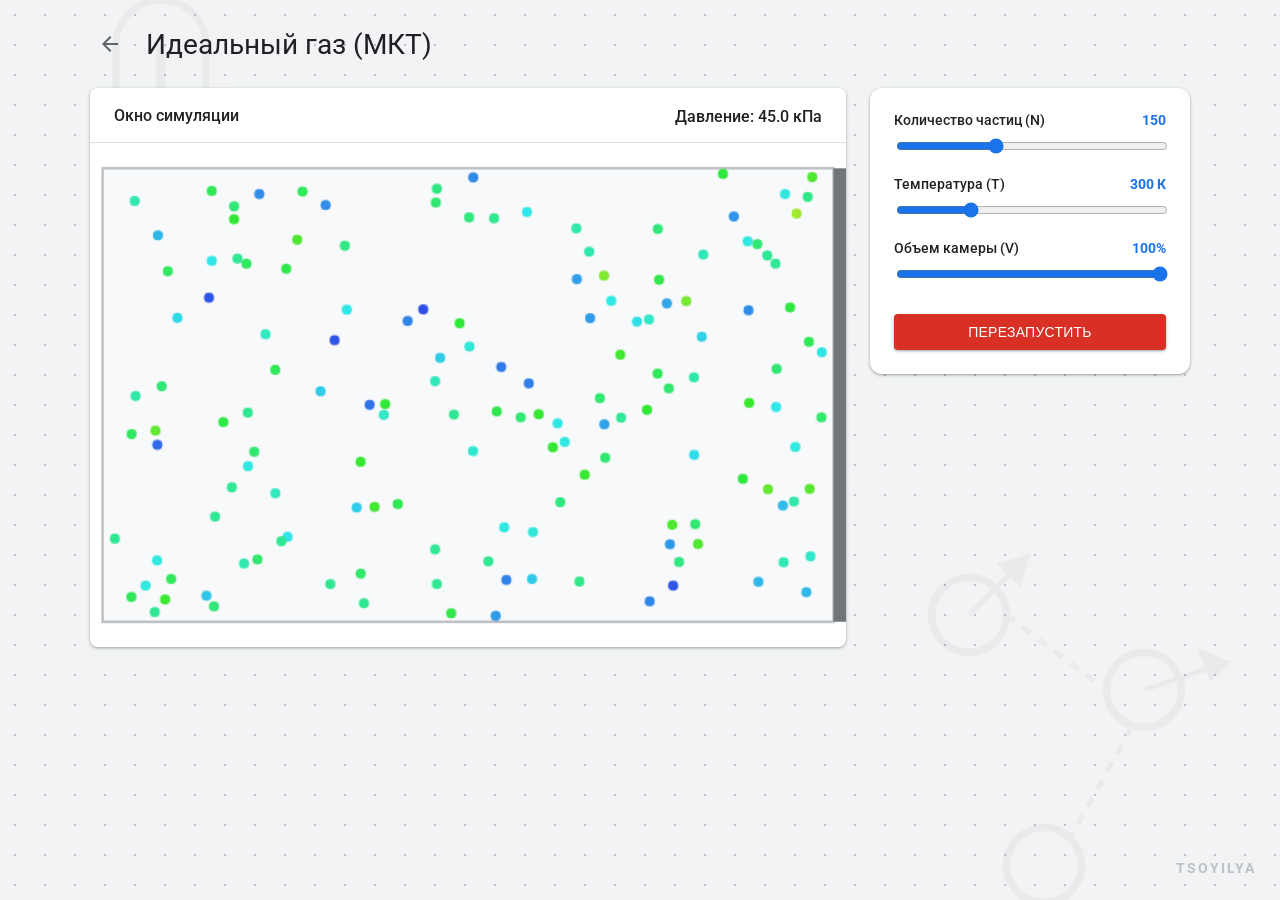
<file: projectph/gas.html>
<!DOCTYPE html>
<html lang="ru">
<head>
    <meta charset="UTF-8">
    <meta name="viewport" content="width=device-width, initial-scale=1.0">
    <title>Идеальный газ (МКТ)</title>
    <link href="https://fonts.googleapis.com/css2?family=Roboto:wght@400;500;700&display=swap" rel="stylesheet">
    <link href="https://fonts.googleapis.com/icon?family=Material+Icons" rel="stylesheet">
    <link rel="stylesheet" href="style.css">
</head>
<body>

    <div class="bg-decorations">
        <svg class="bg-decor" style="top: -5%; left: -5%; width: 450px; height: 450px;" viewBox="0 0 200 200">
            <rect x="80" y="20" width="40" height="160" rx="20" stroke-width="3"/>
            <circle cx="100" cy="150" r="10" fill="#202124"/>
            <line x1="100" y1="140" x2="100" y2="40" stroke-width="4"/>
            <line x1="120" y1="60" x2="130" y2="60" stroke-width="2"/>
            <line x1="120" y1="80" x2="130" y2="80" stroke-width="2"/>
            <line x1="120" y1="100" x2="130" y2="100" stroke-width="2"/>
            <line x1="120" y1="120" x2="130" y2="120" stroke-width="2"/>
        </svg>
        <svg class="bg-decor" style="bottom: -10%; right: -5%; width: 500px; height: 500px;" viewBox="0 0 200 200">
            <circle cx="50" cy="50" r="15" stroke-width="3"/>
            <circle cx="120" cy="80" r="15" stroke-width="3"/>
            <circle cx="80" cy="150" r="15" stroke-width="3"/>
            <path d="M 65 50 L 105 80" stroke-width="2" stroke-dasharray="4 4"/>
            <path d="M 115 95 L 90 140" stroke-width="2" stroke-dasharray="4 4"/>
            <line x1="50" y1="50" x2="70" y2="30" stroke-width="2"/>
            <polygon points="73,27 63,30 70,37" fill="#202124"/>
            <line x1="120" y1="80" x2="150" y2="70" stroke-width="2"/>
            <polygon points="153,69 143,65 147,75" fill="#202124"/>
        </svg>
    </div>

    <div class="header-bar">
        <a href="index.html" class="icon-btn" title="Вернуться в меню">
            <span class="material-icons">arrow_back</span>
        </a>
        <h1>Идеальный газ (МКТ)</h1>
    </div>

    <div class="layout">
        <div class="card canvas-container">
            <div class="canvas-header">
                Окно симуляции
                <div class="pressure-badge" id="pressureBadge">
                    <span class="material-icons" style="font-size: 18px;">compress</span>
                    Давление: <span id="pressureVal">100</span> кПа
                </div>
            </div>
            <canvas id="simCanvas" width="600" height="400"></canvas>
        </div>

        <div class="card controls-container">
            <div class="control-group">
                <label>Количество частиц (N) <span id="nVal" class="val-display">150</span></label>
                <input type="range" id="particleCount" min="10" max="400" step="10" value="150">
            </div>

            <div class="control-group">
                <label>Температура (T) <span id="tVal" class="val-display">300 К</span></label>
                <input type="range" id="temperature" min="50" max="1000" step="10" value="300">
            </div>

            <div class="control-group">
                <label>Объем камеры (V) <span id="vVal" class="val-display">100%</span></label>
                <input type="range" id="volume" min="30" max="100" step="1" value="100">
            </div>

            <button id="resetBtn" class="btn-danger">Перезапустить</button>
        </div>
    </div>

    <div class="watermark">TSOYILYA</div>

    <script>
        const canvas = document.getElementById('simCanvas');
        const ctx = canvas.getContext('2d');

        let particles = [];
        let currentN = parseInt(document.getElementById('particleCount').value);
        let currentT = parseInt(document.getElementById('temperature').value);
        let currentV = parseInt(document.getElementById('volume').value);
        
        let boxWidth = (canvas.width - 20) * (currentV / 100);
        let boxHeight = canvas.height - 40;
        let startX = 10;
        let startY = 20;

        function getBaseSpeed(temp) {
            return Math.sqrt(temp) * 0.15;
        }

        function initParticles(count) {
            particles = [];
            let baseV = getBaseSpeed(currentT);
            for (let i = 0; i < count; i++) {
                let r = 4;
                let x = startX + r + Math.random() * (boxWidth - 2 * r);
                let y = startY + r + Math.random() * (boxHeight - 2 * r);
                let angle = Math.random() * Math.PI * 2;
                particles.push({
                    x: x,
                    y: y,
                    vx: Math.cos(angle) * baseV,
                    vy: Math.sin(angle) * baseV,
                    r: r
                });
            }
        }

        document.getElementById('particleCount').addEventListener('input', (e) => {
            let newN = parseInt(e.target.value);
            document.getElementById('nVal').innerText = newN;
            if (newN > currentN) {
                let baseV = getBaseSpeed(currentT);
                for (let i = 0; i < newN - currentN; i++) {
                    let r = 4;
                    let angle = Math.random() * Math.PI * 2;
                    particles.push({
                        x: startX + r + Math.random() * (boxWidth - 2 * r),
                        y: startY + r + Math.random() * (boxHeight - 2 * r),
                        vx: Math.cos(angle) * baseV,
                        vy: Math.sin(angle) * baseV,
                        r: r
                    });
                }
            } else if (newN < currentN) {
                particles.splice(newN);
            }
            currentN = newN;
        });

        document.getElementById('temperature').addEventListener('input', (e) => {
            let newT = parseInt(e.target.value);
            document.getElementById('tVal').innerText = newT + ' К';
            let ratio = Math.sqrt(newT / currentT);
            for (let p of particles) {
                p.vx *= ratio;
                p.vy *= ratio;
            }
            currentT = newT;
        });

        document.getElementById('volume').addEventListener('input', (e) => {
            currentV = parseInt(e.target.value);
            document.getElementById('vVal').innerText = currentV + '%';
            boxWidth = (canvas.width - 20) * (currentV / 100);
        });

        document.getElementById('resetBtn').addEventListener('click', () => {
            
            currentN = 150;
            currentT = 300;
            currentV = 100;
            boxWidth = (canvas.width - 20) * (currentV / 100);

            document.getElementById('particleCount').value = currentN;
            document.getElementById('temperature').value = currentT;
            document.getElementById('volume').value = currentV;

            document.getElementById('nVal').innerText = currentN;
            document.getElementById('tVal').innerText = currentT + ' К';
            document.getElementById('vVal').innerText = currentV + '%';

            initParticles(currentN);
        });

        function updatePhysics() {
            for (let i = 0; i < particles.length; i++) {
                let p1 = particles[i];
                p1.x += p1.vx;
                p1.y += p1.vy;

                if (p1.x - p1.r < startX) {
                    p1.x = startX + p1.r;
                    p1.vx *= -1;
                } else if (p1.x + p1.r > startX + boxWidth) {
                    p1.x = startX + boxWidth - p1.r;
                    p1.vx *= -1;
                }

                if (p1.y - p1.r < startY) {
                    p1.y = startY + p1.r;
                    p1.vy *= -1;
                } else if (p1.y + p1.r > startY + boxHeight) {
                    p1.y = startY + boxHeight - p1.r;
                    p1.vy *= -1;
                }

                for (let j = i + 1; j < particles.length; j++) {
                    let p2 = particles[j];
                    let dx = p2.x - p1.x;
                    let dy = p2.y - p1.y;
                    let distSq = dx * dx + dy * dy;
                    let minDist = p1.r + p2.r;
                    
                    if (distSq < minDist * minDist) {
                        let dist = Math.sqrt(distSq);
                        let nx = dx / dist;
                        let ny = dy / dist;
                        
                        let overlap = (minDist - dist) / 2;
                        p1.x -= nx * overlap;
                        p1.y -= ny * overlap;
                        p2.x += nx * overlap;
                        p2.y += ny * overlap;
                        
                        let kx = p1.vx - p2.vx;
                        let ky = p1.vy - p2.vy;
                        
                        let p = (nx * kx + ny * ky);
                        
                        p1.vx -= p * nx;
                        p1.vy -= p * ny;
                        p2.vx += p * nx;
                        p2.vy += p * ny;
                    }
                }
            }

            let pressure = (currentN * currentT) / currentV;
            document.getElementById('pressureVal').innerText = (pressure * 0.1).toFixed(1);
        }

        function draw() {
            ctx.clearRect(0, 0, canvas.width, canvas.height);

            ctx.fillStyle = '#f8f9fa';
            ctx.fillRect(startX, startY, boxWidth, boxHeight);
            
            ctx.strokeStyle = '#bdc1c6';
            ctx.lineWidth = 2;
            ctx.strokeRect(startX, startY, boxWidth, boxHeight);

            ctx.fillStyle = '#70757a';
            ctx.fillRect(startX + boxWidth, startY, 15, boxHeight);
            ctx.fillRect(startX + boxWidth + 15, startY + boxHeight/2 - 5, canvas.width - (startX + boxWidth + 15), 10);

            updatePhysics();

            let maxV = getBaseSpeed(1000) * 1.5;

            for (let p of particles) {
                let speed = Math.sqrt(p.vx * p.vx + p.vy * p.vy);
                let hue = 240 - Math.min((speed / maxV), 1) * 240; 
                
                ctx.beginPath();
                ctx.arc(p.x, p.y, p.r, 0, Math.PI * 2);
                ctx.fillStyle = `hsl(${hue}, 80%, 55%)`;
                ctx.fill();
            }

            requestAnimationFrame(draw);
        }

        initParticles(currentN);
        draw();
    </script>
</body>
</html>
</file>
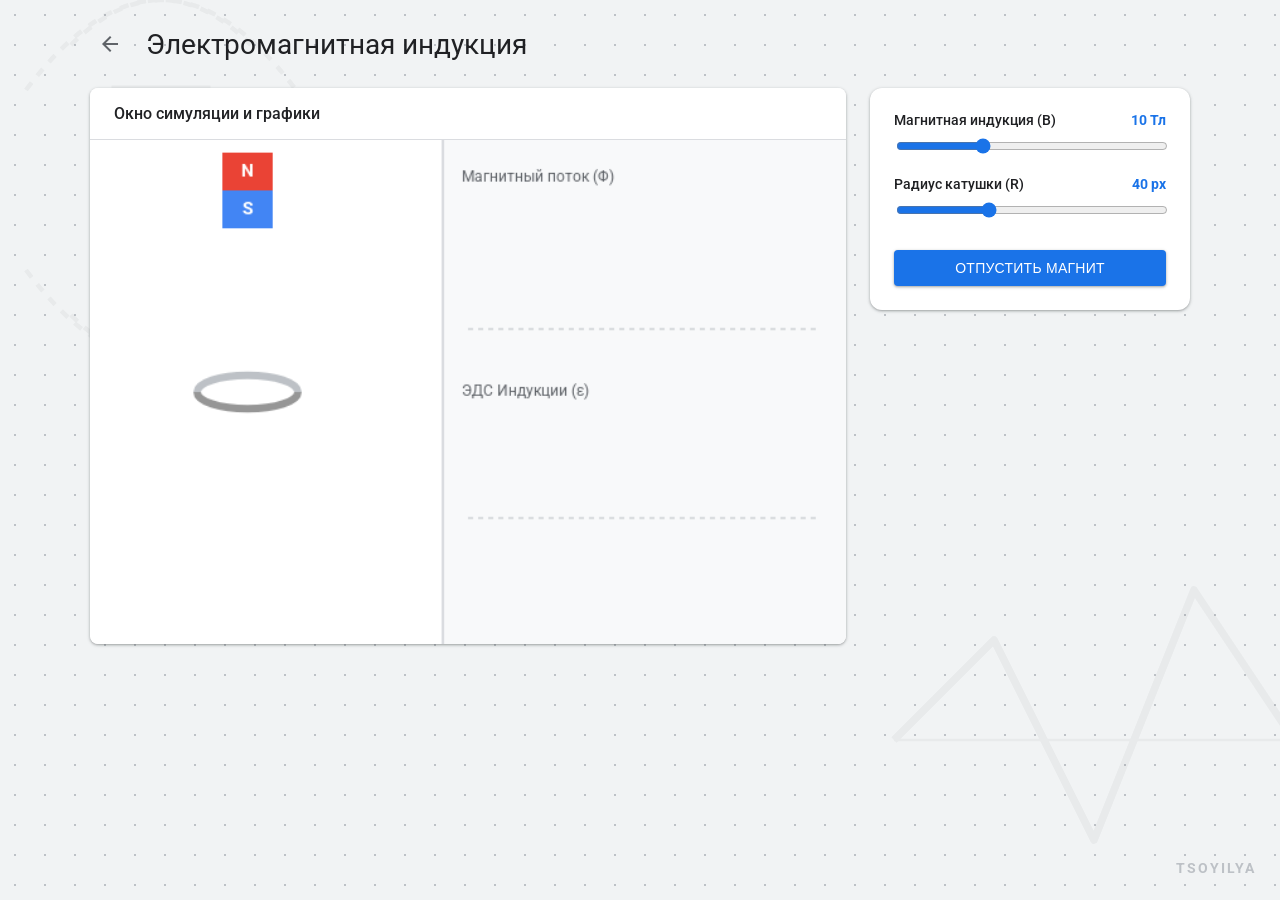
<file: projectph/induction.html>
<!DOCTYPE html>
<html lang="ru">
<head>
    <meta charset="UTF-8">
    <meta name="viewport" content="width=device-width, initial-scale=1.0">
    <title>Электромагнитная индукция</title>
    <link href="https://fonts.googleapis.com/css2?family=Roboto:wght@400;500;700&display=swap" rel="stylesheet">
    <link href="https://fonts.googleapis.com/icon?family=Material+Icons" rel="stylesheet">
    <link rel="stylesheet" href="style.css">
</head>
<body>
    <div class="bg-decorations">
        <svg class="bg-decor" style="top: -5%; left: -5%; width: 450px; height: 450px;" viewBox="0 0 200 200">
            <path d="M 60 40 Q 100 0 140 40" stroke-width="2" fill="none" stroke-dasharray="4 4"/>
            <path d="M 40 60 Q 100 -20 160 60" stroke-width="2" fill="none" stroke-dasharray="4 4"/>
            <path d="M 60 160 Q 100 200 140 160" stroke-width="2" fill="none" stroke-dasharray="4 4"/>
            <path d="M 40 140 Q 100 220 160 140" stroke-width="2" fill="none" stroke-dasharray="4 4"/>
            <rect x="80" y="60" width="40" height="80" fill="none" stroke-width="4"/>
            <line x1="80" y1="100" x2="120" y2="100" stroke-width="2"/>
        </svg>
        <svg class="bg-decor" style="bottom: -10%; right: -5%; width: 500px; height: 500px;" viewBox="0 0 200 200">
            <polyline points="20,100 60,60 100,140 140,40 180,100" fill="none" stroke-width="3" stroke-linejoin="round"/>
            <line x1="20" y1="100" x2="180" y2="100" stroke-width="1"/>
        </svg>
    </div>
    <div class="header-bar">
        <a href="index.html" class="icon-btn" title="Вернуться в меню">
            <span class="material-icons">arrow_back</span>
        </a>
        <h1>Электромагнитная индукция</h1>
    </div>
    <div class="layout">
        <div class="card canvas-container">
            <div class="canvas-header">Окно симуляции и графики</div>
            <canvas id="simCanvas" width="600" height="400"></canvas>
        </div>
        <div class="card controls-container">
            <div class="control-group">
                <label>Магнитная индукция (B) <span id="magVal" class="val-display">10 Тл</span></label>
                <input type="range" id="magStrength" min="1" max="30" value="10">
            </div>
            <div class="control-group">
                <label>Радиус катушки (R) <span id="radVal" class="val-display">40 px</span></label>
                <input type="range" id="coilRadius" min="20" max="80" value="40">
            </div>
            <button id="dropBtn" class="btn-primary">Отпустить магнит</button>
        </div>
    </div>
    <div class="watermark">TSOYILYA</div>
    <script>
        const canvas = document.getElementById('simCanvas');
        const ctx = canvas.getContext('2d');
        
        let B0 = 10;
        let R = 40;
        let magnetY = 40;
        let magnetVy = 0;
        let isFalling = false;
        let coilY = 200;
        let coilX = 125;
        let dt = 0.05;
        let g = 9.81;
        let lastPhi = 0;
        
        let historyPhi = [];
        let historyEMF = [];
        let maxHist = 250;
        let graphXOffset = 320;
        
        let currentAngle = 0;

        document.getElementById('magStrength').addEventListener('input', (e) => {
            B0 = parseFloat(e.target.value);
            document.getElementById('magVal').innerText = B0 + ' Тл';
        });
        document.getElementById('coilRadius').addEventListener('input', (e) => {
            R = parseFloat(e.target.value);
            document.getElementById('radVal').innerText = R + ' px';
        });
        document.getElementById('dropBtn').addEventListener('click', () => {
            magnetY = 40;
            magnetVy = 0;
            isFalling = true;
            historyPhi = [];
            historyEMF = [];
            let normDy = (magnetY - coilY) / 20;
            lastPhi = (B0 * R) / (normDy * normDy + R * 0.1);
        });

        function updatePhysics() {
            if (!isFalling) return;
            magnetVy += g * dt;
            magnetY += magnetVy * dt * 10;
            let normDy = (magnetY - coilY) / 20;
            let phi = (B0 * R) / (normDy * normDy + R * 0.1);
            let emf = -(phi - lastPhi) / dt;
            lastPhi = phi;
            historyPhi.push(phi);
            historyEMF.push(emf);
            if (historyPhi.length > maxHist) {
                historyPhi.shift();
                historyEMF.shift();
            }
            if (magnetY > 400) {
                isFalling = false;
            }
            currentAngle += emf * 0.01;
        }

        function drawGraphs() {
            ctx.fillStyle = '#f8f9fa';
            ctx.fillRect(280, 0, 320, 400);
            ctx.beginPath();
            ctx.moveTo(280, 0);
            ctx.lineTo(280, 400);
            ctx.strokeStyle = '#dadce0';
            ctx.lineWidth = 2;
            ctx.stroke();
            
            ctx.beginPath();
            ctx.moveTo(300, 150);
            ctx.lineTo(580, 150);
            ctx.moveTo(300, 300);
            ctx.lineTo(580, 300);
            ctx.strokeStyle = '#bdc1c6';
            ctx.lineWidth = 1;
            ctx.setLineDash([4, 4]);
            ctx.stroke();
            ctx.setLineDash([]);
            
            ctx.fillStyle = '#5f6368';
            ctx.font = '12px Roboto';
            ctx.fillText('Магнитный поток (Φ)', 355, 30);
            ctx.fillText('ЭДС Индукции (ε)', 345, 200);

            if (historyPhi.length > 1) {
                ctx.beginPath();
                for (let i = 0; i < historyPhi.length; i++) {
                    let gx = graphXOffset + i;
                    let gy = 150 - historyPhi[i] * 3;
                    if (i === 0) ctx.moveTo(gx, gy);
                    else ctx.lineTo(gx, gy);
                }
                ctx.strokeStyle = '#1a73e8';
                ctx.lineWidth = 2;
                ctx.stroke();
                
                ctx.beginPath();
                for (let i = 0; i < historyEMF.length; i++) {
                    let gx = graphXOffset + i;
                    let gy = 300 - historyEMF[i] * 5;
                    if (i === 0) ctx.moveTo(gx, gy);
                    else ctx.lineTo(gx, gy);
                }
                ctx.strokeStyle = '#ea4335';
                ctx.lineWidth = 2;
                ctx.stroke();
            }
        }

        function draw() {
            ctx.clearRect(0, 0, canvas.width, canvas.height);
            updatePhysics();
            drawGraphs();
            
            ctx.lineWidth = 6;
            ctx.strokeStyle = '#bdc1c6';
            ctx.beginPath();
            ctx.ellipse(coilX, coilY, R, R / 3, 0, Math.PI, Math.PI * 2);
            ctx.stroke();
            
            let mWidth = 40;
            let mHeight = 60;
            ctx.fillStyle = '#ea4335';
            ctx.fillRect(coilX - mWidth/2, magnetY - mHeight/2, mWidth, mHeight/2);
            ctx.fillStyle = '#4285f4';
            ctx.fillRect(coilX - mWidth/2, magnetY, mWidth, mHeight/2);
            ctx.fillStyle = '#ffffff';
            ctx.font = 'bold 14px Roboto';
            ctx.textAlign = 'center';
            ctx.textBaseline = 'middle';
            ctx.fillText('N', coilX, magnetY - mHeight/4);
            ctx.fillText('S', coilX, magnetY + mHeight/4);
            
            ctx.lineWidth = 6;
            let currentIntensity = historyEMF.length > 0 ? Math.abs(historyEMF[historyEMF.length - 1]) : 0;
            let colorVal = Math.min(255, currentIntensity * 10);
            ctx.strokeStyle = `rgb(${150 + colorVal/2}, ${150 - colorVal/2}, ${150 - colorVal/2})`;
            ctx.beginPath();
            ctx.ellipse(coilX, coilY, R, R / 3, 0, 0, Math.PI);
            ctx.stroke();
            
            if (currentIntensity > 1) {
                let emf = historyEMF[historyEMF.length - 1];
                ctx.fillStyle = '#ea4335';
                for (let i = 0; i < 6; i++) {
                    let angle = currentAngle + (i * Math.PI * 2 / 6);
                    let px = coilX + R * Math.cos(angle);
                    let py = coilY + (R / 3) * Math.sin(angle);
                    if (Math.sin(angle) > 0) {
                        ctx.beginPath();
                        ctx.arc(px, py, 4, 0, Math.PI * 2);
                        ctx.fill();
                    }
                }
            }
            
            requestAnimationFrame(draw);
        }

        draw();
    </script>
</body>
</html>
</file>
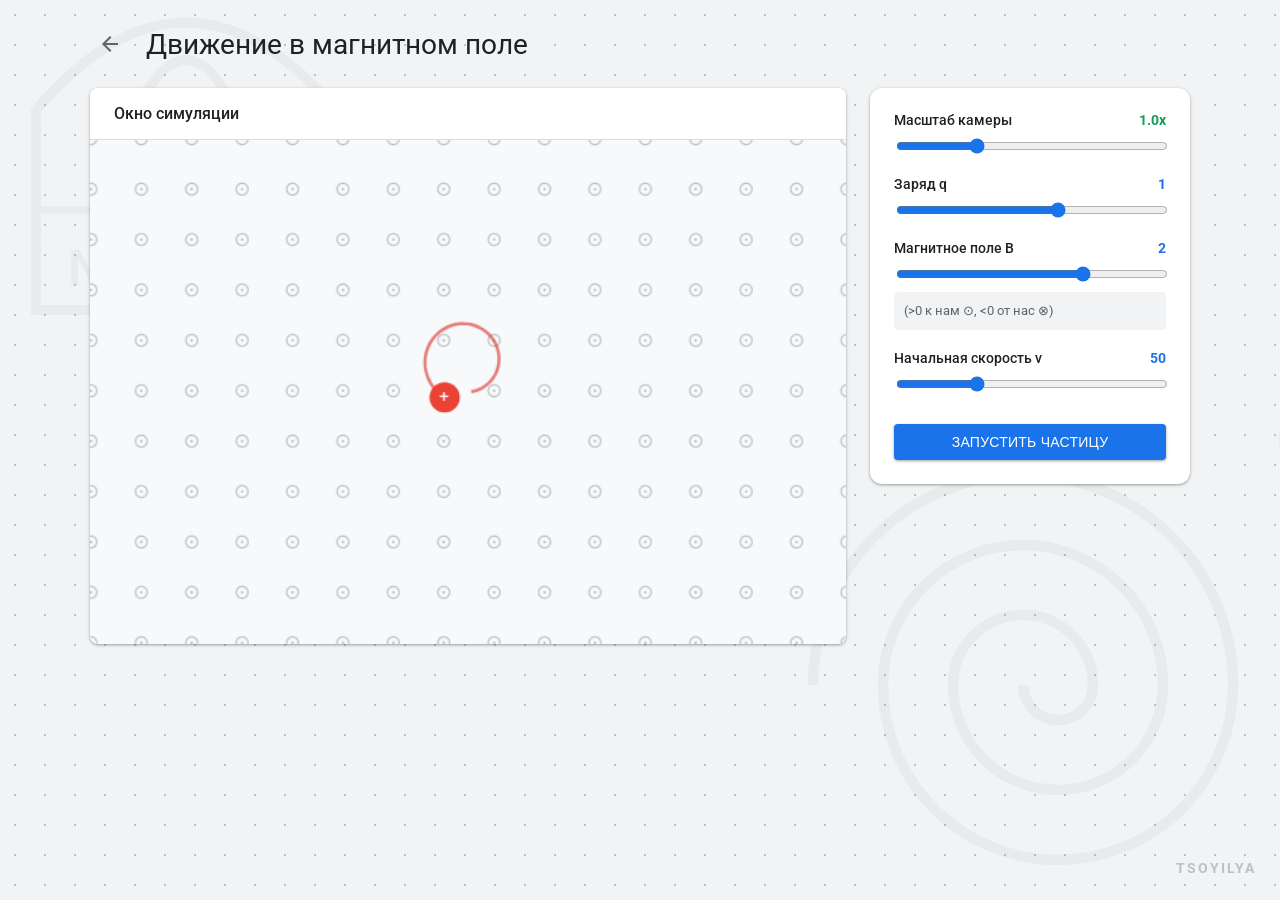
<file: projectph/lorentz.html>
<!DOCTYPE html>
<html lang="ru">
<head>
    <meta charset="UTF-8">
    <meta name="viewport" content="width=device-width, initial-scale=1.0">
    <title>Сила Лоренца</title>
    <link href="https://fonts.googleapis.com/css2?family=Roboto:wght@400;500;700&display=swap" rel="stylesheet">
    <link href="https://fonts.googleapis.com/icon?family=Material+Icons" rel="stylesheet">
    <link rel="stylesheet" href="style.css">
</head>
<body>

    <!-- Фоновые декорации: Магнетизм -->
    <div class="bg-decorations">
        <!-- Магнит -->
        <svg class="bg-decor" style="top: -10%; left: -5%; width: 500px; height: 500px;" viewBox="0 0 200 200">
            <path d="M 40 160 L 40 80 Q 100 10 160 80 L 160 160 L 120 160 L 120 80 Q 100 40 80 80 L 80 160 Z" stroke-width="4"/>
            <line x1="40" y1="120" x2="80" y2="120" stroke-width="3"/>
            <line x1="120" y1="120" x2="160" y2="120" stroke-width="3"/>
            <text x="60" y="150" font-family="sans-serif" font-weight="bold" font-size="20" text-anchor="middle" stroke="none" fill="#202124">N</text>
            <text x="140" y="150" font-family="sans-serif" font-weight="bold" font-size="20" text-anchor="middle" stroke="none" fill="#202124">S</text>
        </svg>
        <!-- Спиральная траектория -->
        <svg class="bg-decor" style="bottom: -15%; right: -10%; width: 700px; height: 700px;" viewBox="0 0 200 200">
            <path d="M 100 100 m -10 0 a 10 10 0 1 0 20 0 a 20 20 0 1 0 -40 0 a 30 30 0 1 0 60 0 a 40 40 0 1 0 -80 0 a 50 50 0 1 0 100 0 a 60 60 0 1 0 -120 0" fill="none" stroke-width="3"/>
            <circle cx="30" cy="30" r="6" fill="none" stroke-width="2"/><circle cx="30" cy="30" r="1" fill="#202124"/>
            <circle cx="170" cy="30" r="6" fill="none" stroke-width="2"/><circle cx="170" cy="30" r="1" fill="#202124"/>
            <circle cx="30" cy="170" r="6" fill="none" stroke-width="2"/><circle cx="30" cy="170" r="1" fill="#202124"/>
            <circle cx="170" cy="170" r="6" fill="none" stroke-width="2"/><circle cx="170" cy="170" r="1" fill="#202124"/>
        </svg>
    </div>

    <div class="header-bar">
        <a href="index.html" class="icon-btn" title="Вернуться в меню">
            <span class="material-icons">arrow_back</span>
        </a>
        <h1>Движение в магнитном поле</h1>
    </div>

    <div class="layout">
        <div class="card canvas-container">
            <div class="canvas-header">Окно симуляции</div>
            <canvas id="simCanvas" width="600" height="400"></canvas>
        </div>

        <div class="card controls-container">
            <div class="control-group">
                <label>Масштаб камеры <span id="zoomVal" class="val-display" style="color: #0f9d58;">1.0x</span></label>
                <input type="range" id="zoom" min="0.2" max="3" step="0.1" value="1">
            </div>

            <div class="control-group">
                <label>Заряд q <span id="qVal" class="val-display">1</span></label>
                <input type="range" id="charge" min="-5" max="5" value="1">
            </div>
            
            <div class="control-group">
                <label>Магнитное поле B <span id="bVal" class="val-display">2</span></label>
                <input type="range" id="bField" min="-5" max="5" value="2">
                <div class="hint">(>0 к нам ⊙, <0 от нас ⊗)</div>
            </div>
            
            <div class="control-group">
                <label>Начальная скорость v <span id="vVal" class="val-display">50</span></label>
                <input type="range" id="velocity" min="10" max="150" value="50">
            </div>
            
            <button id="resetBtn" class="btn-primary">Запустить частицу</button>
        </div>
    </div>

    <div class="watermark">TSOYILYA</div>

    <script>
        const canvas = document.getElementById('simCanvas');
        const ctx = canvas.getContext('2d');
        
        let zoom = 1;

        document.getElementById('zoom').addEventListener('input', (e) => {
            zoom = parseFloat(e.target.value);
            document.getElementById('zoomVal').innerText = zoom.toFixed(1) + 'x';
        });
        document.getElementById('charge').addEventListener('input', (e) => {
            document.getElementById('qVal').innerText = e.target.value;
        });
        document.getElementById('bField').addEventListener('input', (e) => {
            document.getElementById('bVal').innerText = e.target.value;
        });
        document.getElementById('velocity').addEventListener('input', (e) => {
            document.getElementById('vVal').innerText = e.target.value;
        });

        let particle = { x: 300, y: 200, vx: 50, vy: 0, q: 1, m: 1 };
        let path = []; 
        let bField = 2;

        document.getElementById('resetBtn').addEventListener('click', () => {
            particle.x = canvas.width / 2;
            particle.y = canvas.height / 2;
            particle.vx = parseFloat(document.getElementById('velocity').value);
            particle.vy = 0;
            particle.q = parseFloat(document.getElementById('charge').value);
            bField = parseFloat(document.getElementById('bField').value);
            path = [];
        });

        function update() {
            const dt = 0.05;
            particle.q = parseFloat(document.getElementById('charge').value);
            bField = parseFloat(document.getElementById('bField').value);

            let fx = particle.q * particle.vy * bField;
            let fy = -particle.q * particle.vx * bField;

            particle.vx += (fx / particle.m) * dt;
            particle.vy += (fy / particle.m) * dt;
            particle.x += particle.vx * dt;
            particle.y += particle.vy * dt;

            path.push({x: particle.x, y: particle.y});
            if (path.length > 500) path.shift(); 
        }

        function drawBackground() {
            ctx.save();
            ctx.setTransform(1, 0, 0, 1, 0, 0);
            ctx.fillStyle = '#f8f9fa';
            ctx.fillRect(0, 0, canvas.width, canvas.height);
            ctx.restore();
            
            ctx.fillStyle = '#bdc1c6';
            ctx.font = '16px Roboto';
            ctx.textAlign = 'center';
            for(let i = -1000; i < 2000; i+=40) {
                for(let j = -1000; j < 2000; j+=40) {
                    if (bField > 0) ctx.fillText('⊙', i, j); 
                    else if (bField < 0) ctx.fillText('⊗', i, j); 
                }
            }
        }

        function draw() {
            update();
            
            ctx.setTransform(1, 0, 0, 1, 0, 0);
            ctx.clearRect(0, 0, canvas.width, canvas.height);
            
            ctx.translate(canvas.width / 2, canvas.height / 2);
            ctx.scale(zoom, zoom);
            ctx.translate(-canvas.width / 2, -canvas.height / 2);

            drawBackground();

            ctx.beginPath();
            for(let i=0; i<path.length; i++) {
                if(i===0) ctx.moveTo(path[i].x, path[i].y);
                else ctx.lineTo(path[i].x, path[i].y);
            }
            ctx.strokeStyle = 'rgba(217, 48, 37, 0.6)';
            ctx.lineWidth = 2.5;
            ctx.stroke();

            ctx.beginPath();
            ctx.arc(particle.x, particle.y, 12, 0, Math.PI * 2);
            ctx.fillStyle = particle.q > 0 ? '#ea4335' : (particle.q < 0 ? '#4285f4' : '#80868b');
            ctx.fill();
            
            ctx.fillStyle = 'white';
            ctx.font = '14px Roboto';
            ctx.textAlign = 'center';
            ctx.textBaseline = 'middle';
            ctx.fillText(particle.q > 0 ? '+' : (particle.q < 0 ? '-' : '0'), particle.x, particle.y);

            requestAnimationFrame(draw);
        }

        document.getElementById('resetBtn').click(); 
        draw();
    </script>
</body>
</html>
</file>
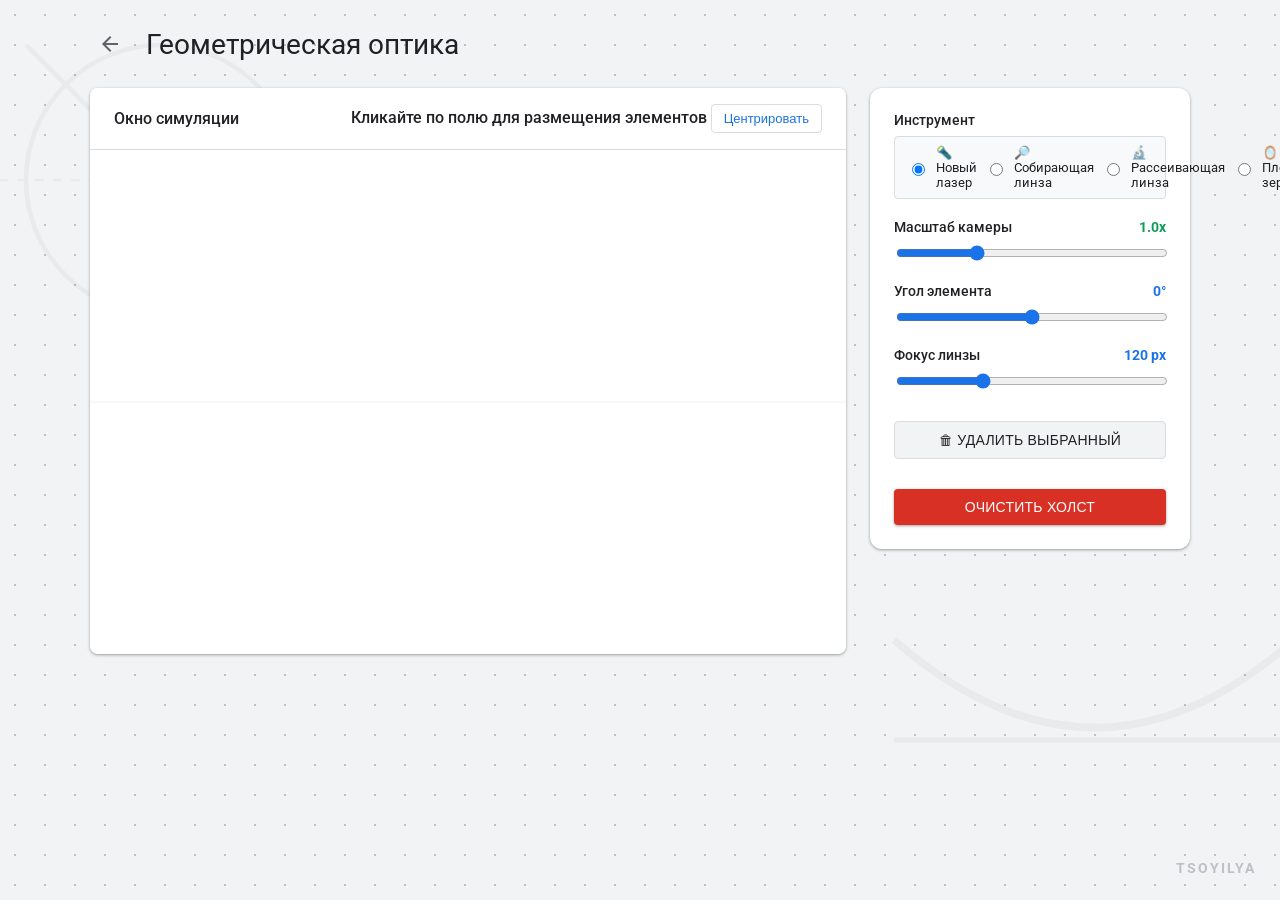
<file: projectph/optics.html>
<!DOCTYPE html>
<html lang="ru">
<head>
    <meta charset="UTF-8">
    <meta name="viewport" content="width=device-width, initial-scale=1.0">
    <title>Геометрическая оптика</title>
    <link href="https://fonts.googleapis.com/css2?family=Roboto:wght@400;500;700&display=swap" rel="stylesheet">
    <link href="https://fonts.googleapis.com/icon?family=Material+Icons" rel="stylesheet">
    <link rel="stylesheet" href="style.css">
</head>
<body>

    <div class="bg-decorations">
        <svg class="bg-decor" style="top: -5%; left: -5%; width: 450px; height: 450px;" viewBox="0 0 200 200">
            <circle cx="100" cy="100" r="60" stroke-width="2"/>
            <line x1="20" y1="100" x2="180" y2="100" stroke-width="1" stroke-dasharray="4 4"/>
            <line x1="40" y1="40" x2="160" y2="160" stroke-width="2"/>
        </svg>
        <svg class="bg-decor" style="bottom: -10%; right: -5%; width: 500px; height: 500px;" viewBox="0 0 200 200">
            <path d="M 20 60 Q 100 130 180 60" stroke-width="3"/>
            <line x1="20" y1="100" x2="180" y2="100" stroke-width="2"/>
        </svg>
    </div>

    <div class="header-bar">
        <a href="index.html" class="icon-btn" title="Вернуться в меню">
            <span class="material-icons">arrow_back</span>
        </a>
        <h1>Геометрическая оптика</h1>
    </div>

    <div class="layout">
        <div class="card canvas-container">
            <div class="canvas-header">
                Окно симуляции
                <div class="header-controls">
                    <span class="canvas-hint">Кликайте по полю для размещения элементов</span>
                    <button id="resetCamBtn" class="btn-small">Центрировать</button>
                </div>
            </div>
            <canvas id="simCanvas" width="600" height="400"></canvas>
        </div>

        <div class="card controls-container">
            <div class="control-group">
                <label>Инструмент</label>
                <div class="radio-group">
                    <label class="radio-label">
                        <input type="radio" name="toolType" value="laser" checked> 🔦 Новый лазер
                    </label>
                    <label class="radio-label">
                        <input type="radio" name="toolType" value="convex"> 🔎 Собирающая линза
                    </label>
                    <label class="radio-label">
                        <input type="radio" name="toolType" value="concave"> 🔬 Рассеивающая линза
                    </label>
                    <label class="radio-label">
                        <input type="radio" name="toolType" value="mirror"> 🪞 Плоское зеркало
                    </label>
                    <label class="radio-label">
                        <input type="radio" name="toolType" value="select"> ✋ Перемещение и настройка
                    </label>
                </div>
            </div>

            <div class="control-group">
                <label>Масштаб камеры <span id="zoomVal" class="val-display" style="color: #0f9d58;">1.0x</span></label>
                <input type="range" id="zoomCam" min="0.2" max="3" step="0.1" value="1">
            </div>

            <div class="control-group">
                <label>Угол элемента <span id="angleVal" class="val-display">0°</span></label>
                <input type="range" id="elementAngle" min="-180" max="180" value="0">
            </div>

            <div class="control-group">
                <label>Фокус линзы <span id="focalVal" class="val-display">120 px</span></label>
                <input type="range" id="lensFocal" min="40" max="300" step="5" value="120">
            </div>

            <button id="deleteBtn" class="btn-secondary" style="margin-top: 10px;">🗑 Удалить выбранный</button>
            <button id="clearBtn" class="btn-danger">Очистить холст</button>
        </div>
    </div>

    <div class="watermark">TSOYILYA</div>

    <script>
        const canvas = document.getElementById('simCanvas');
        const ctx = canvas.getContext('2d');

        let optObjects = [];
        let zoom = 1;
        let camX = 0;
        let camY = 0;
        
        let isDragging = false;
        let draggedObj = null;
        let selectedObj = null;
        
        let startMouseX = 0;
        let startMouseY = 0;
        let startCamX = 0;
        let startCamY = 0;
        
        let currentTool = 'laser';
        let globalAngle = 0;
        let globalFocal = 120;

        const WORLD_WIDTH = 600;
        const WORLD_HEIGHT = 400;

        document.querySelectorAll('input[name="toolType"]').forEach(radio => {
            radio.addEventListener('change', (e) => {
                currentTool = e.target.value;
                canvas.style.cursor = currentTool === 'select' ? 'pointer' : 'crosshair';
            });
        });

        document.getElementById('resetCamBtn').addEventListener('click', () => {
            camX = 0;
            camY = 0;
            zoom = 1;
            document.getElementById('zoomCam').value = 1;
            document.getElementById('zoomVal').innerText = '1.0x';
        });

        document.getElementById('zoomCam').addEventListener('input', (e) => {
            zoom = parseFloat(e.target.value);
            document.getElementById('zoomVal').innerText = zoom.toFixed(1) + 'x';
        });

        document.getElementById('elementAngle').addEventListener('input', (e) => {
            globalAngle = parseInt(e.target.value);
            document.getElementById('angleVal').innerText = globalAngle + '°';
            if (selectedObj) {
                selectedObj.angle = globalAngle * Math.PI / 180;
            }
        });

        document.getElementById('lensFocal').addEventListener('input', (e) => {
            globalFocal = parseInt(e.target.value);
            document.getElementById('focalVal').innerText = globalFocal + ' px';
            if (selectedObj && (selectedObj.type === 'convex' || selectedObj.type === 'concave')) {
                selectedObj.f = selectedObj.type === 'convex' ? globalFocal : -globalFocal;
            }
        });

        document.getElementById('clearBtn').addEventListener('click', () => {
            optObjects = [];
            selectedObj = null;
            draggedObj = null;
        });

        document.getElementById('deleteBtn').addEventListener('click', () => {
            if (selectedObj) {
                optObjects = optObjects.filter(obj => obj !== selectedObj);
                selectedObj = null;
                draggedObj = null;
            }
        });

        window.addEventListener('keydown', (e) => {
            if (e.key === 'Delete' || e.key === 'Backspace') {
                if (e.target.tagName.toLowerCase() !== 'input' && selectedObj) {
                    optObjects = optObjects.filter(obj => obj !== selectedObj);
                    selectedObj = null;
                    draggedObj = null;
                }
            }
        });

        canvas.addEventListener('mousedown', (e) => {
            const rect = canvas.getBoundingClientRect();
            const scaleX = canvas.width / rect.width;
            const scaleY = canvas.height / rect.height;
            const screenX = (e.clientX - rect.left) * scaleX;
            const screenY = (e.clientY - rect.top) * scaleY;

            const cx = canvas.width / 2;
            const cy = canvas.height / 2;
            const x = (screenX - cx - camX) / zoom + cx;
            const y = (screenY - cy - camY) / zoom + cy;

            if (currentTool === 'select') {
                let found = false;
                for (let obj of optObjects) {
                    let d = Math.sqrt((obj.x - x)*(obj.x - x) + (obj.y - y)*(obj.y - y));
                    if (d < 25 || (obj.type !== 'laser' && Math.abs(obj.x - x) < 25 && Math.abs(obj.y - y) < obj.h / 2)) {
                        draggedObj = obj;
                        selectedObj = obj;
                        found = true;
                        globalAngle = Math.round((obj.angle || 0) * 180 / Math.PI);
                        document.getElementById('elementAngle').value = globalAngle;
                        document.getElementById('angleVal').innerText = globalAngle + '°';
                        if (obj.type === 'convex' || obj.type === 'concave') {
                            globalFocal = Math.abs(obj.f);
                            document.getElementById('lensFocal').value = globalFocal;
                            document.getElementById('focalVal').innerText = globalFocal + ' px';
                        }
                        break;
                    }
                }
                if (!found) {
                    isDragging = true;
                    startMouseX = screenX;
                    startMouseY = screenY;
                    startCamX = camX;
                    startCamY = camY;
                    canvas.style.cursor = 'dragging';
                }
            } else {
                let newObj = { x: x, y: y, h: 140, angle: globalAngle * Math.PI / 180 };
                if (currentTool === 'laser') {
                    newObj.type = 'laser';
                } else if (currentTool === 'convex') {
                    newObj.type = 'convex';
                    newObj.f = globalFocal;
                } else if (currentTool === 'concave') {
                    newObj.type = 'concave';
                    newObj.f = -globalFocal;
                } else if (currentTool === 'mirror') {
                    newObj.type = 'mirror';
                }
                optObjects.push(newObj);
                selectedObj = newObj;
            }
        });

        window.addEventListener('mousemove', (e) => {
            const rect = canvas.getBoundingClientRect();
            if (rect.width === 0) return;
            const scaleX = canvas.width / rect.width;
            const scaleY = canvas.height / rect.height;
            const screenX = (e.clientX - rect.left) * scaleX;
            const screenY = (e.clientY - rect.top) * scaleY;

            if (isDragging) {
                camX = startCamX + (screenX - startMouseX);
                camY = startCamY + (screenY - startMouseY);
            } else if (draggedObj) {
                const cx = canvas.width / 2;
                const cy = canvas.height / 2;
                draggedObj.x = (screenX - cx - camX) / zoom + cx;
                draggedObj.y = (screenY - cy - camY) / zoom + cy;
            }
        });

        window.addEventListener('mouseup', () => {
            isDragging = false;
            draggedObj = null;
            if (currentTool === 'select') canvas.style.cursor = 'pointer';
        });

        function traceRays() {
            ctx.lineWidth = 1.5;
            ctx.strokeStyle = 'rgba(234, 67, 53, 0.8)';

            for (let obj of optObjects) {
                if (obj.type !== 'laser') continue;

                let baseDX = Math.cos(obj.angle);
                let baseDY = Math.sin(obj.angle);
                let perpX = -baseDY;
                let perpY = baseDX;

                for (let i = -2; i <= 2; i++) {
                    let rX = obj.x + perpX * (i * 8);
                    let rY = obj.y + perpY * (i * 8);
                    let rDX = baseDX;
                    let rDY = baseDY;

                    ctx.beginPath();
                    ctx.moveTo(rX, rY);

                    for (let step = 0; step < 5; step++) {
                        let closestT = Infinity;
                        let closestObj = null;
                        let intersectYLocal = 0;

                        for (let target of optObjects) {
                            if (target.type === 'laser') continue;
                            
                            let targetAngle = target.angle || 0;
                            let nx = Math.cos(targetAngle);
                            let ny = Math.sin(targetAngle);
                            
                            let denom = rDX * nx + rDY * ny;
                            if (Math.abs(denom) < 1e-6) continue;
                            
                            let t = ((target.x - rX) * nx + (target.y - rY) * ny) / denom;
                            if (t > 0.01 && t < closestT) {
                                let pX = rX + rDX * t;
                                let pY = rY + rDY * t;
                                
                                let vx = -Math.sin(targetAngle);
                                let vy = Math.cos(targetAngle);
                                let hLocal = (pX - target.x) * vx + (pY - target.y) * vy;
                                
                                if (Math.abs(hLocal) <= target.h / 2) {
                                    closestT = t;
                                    closestObj = target;
                                    intersectYLocal = hLocal;
                                }
                            }
                        }

                        if (!closestObj) {
                            ctx.lineTo(rX + rDX * 3000, rY + rDY * 3000);
                            break;
                        } else {
                            let nextX = rX + rDX * closestT;
                            let nextY = rY + rDY * closestT;
                            ctx.lineTo(nextX, nextY);

                            rX = nextX;
                            rY = nextY;

                            let targetAngle = closestObj.angle || 0;
                            let nx = Math.cos(targetAngle);
                            let ny = Math.sin(targetAngle);

                            if (closestObj.type === 'mirror') {
                                let dot = rDX * nx + rDY * ny;
                                rDX = rDX - 2 * dot * nx;
                                rDY = rDY - 2 * dot * ny;
                            } else if (closestObj.type === 'convex' || closestObj.type === 'concave') {
                                let vx = -Math.sin(targetAngle);
                                let vy = Math.cos(targetAngle);
                                
                                let dxLoc = rDX * nx + rDY * ny;
                                let dyLoc = rDX * vx + rDY * vy;
                                
                                dyLoc = dyLoc - dxLoc * (intersectYLocal / closestObj.f);
                                
                                rDX = dxLoc * nx + dyLoc * vx;
                                rDY = dxLoc * ny + dyLoc * vy;
                                
                                let len = Math.sqrt(rDX*rDX + rDY*rDY);
                                if (len > 0) {
                                    rDX /= len;
                                    rDY /= len;
                                }
                            }
                        }
                    }
                    ctx.stroke();
                }
            }
        }

        function drawElements() {
            for (let obj of optObjects) {
                ctx.save();
                
                if (obj === selectedObj) {
                    ctx.shadowBlur = 10;
                    ctx.shadowColor = 'rgba(26, 115, 232, 0.5)';
                    ctx.lineWidth = 3;
                } else {
                    ctx.lineWidth = 2;
                }

                ctx.translate(obj.x, obj.y);
                ctx.rotate(obj.angle || 0);

                if (obj.type === 'laser') {
                    ctx.fillStyle = '#5f6368';
                    ctx.fillRect(-15, -12, 30, 24);
                    ctx.fillStyle = '#ea4335';
                    ctx.fillRect(15, -6, 5, 12);
                } else if (obj.type === 'convex') {
                    ctx.strokeStyle = '#1a73e8';
                    ctx.beginPath();
                    ctx.moveTo(0, -obj.h / 2);
                    ctx.lineTo(0, obj.h / 2);
                    ctx.stroke();

                    ctx.fillStyle = '#1a73e8';
                    ctx.beginPath();
                    ctx.moveTo(0, -obj.h / 2);
                    ctx.lineTo(-6, -obj.h / 2 + 10);
                    ctx.lineTo(6, -obj.h / 2 + 10);
                    ctx.fill();

                    ctx.beginPath();
                    ctx.moveTo(0, obj.h / 2);
                    ctx.lineTo(-6, obj.h / 2 - 10);
                    ctx.lineTo(6, obj.h / 2 - 10);
                    ctx.fill();
                } else if (obj.type === 'concave') {
                    ctx.strokeStyle = '#1a73e8';
                    ctx.beginPath();
                    ctx.moveTo(0, -obj.h / 2);
                    ctx.lineTo(0, obj.h / 2);
                    ctx.stroke();

                    ctx.fillStyle = '#1a73e8';
                    ctx.beginPath();
                    ctx.moveTo(0, -obj.h / 2 + 10);
                    ctx.lineTo(-6, -obj.h / 2);
                    ctx.lineTo(6, -obj.h / 2);
                    ctx.fill();

                    ctx.beginPath();
                    ctx.moveTo(0, obj.h / 2 - 10);
                    ctx.lineTo(-6, obj.h / 2);
                    ctx.lineTo(6, obj.h / 2);
                    ctx.fill();
                } else if (obj.type === 'mirror') {
                    ctx.strokeStyle = '#70757a';
                    ctx.beginPath();
                    ctx.moveTo(0, -obj.h / 2);
                    ctx.lineTo(0, obj.h / 2);
                    ctx.lineWidth = 4;
                    ctx.stroke();

                    ctx.strokeStyle = '#bdc1c6';
                    ctx.lineWidth = 1;
                    ctx.beginPath();
                    for (let y = -obj.h / 2; y <= obj.h / 2; y += 8) {
                        ctx.moveTo(0, y);
                        ctx.lineTo(-6, y + 6);
                    }
                    ctx.stroke();
                }
                ctx.restore();
            }
        }

        function draw() {
            ctx.setTransform(1, 0, 0, 1, 0, 0);
            ctx.clearRect(0, 0, canvas.width, canvas.height);

            ctx.translate(canvas.width / 2 + camX, canvas.height / 2 + camY);
            ctx.scale(zoom, zoom);
            ctx.translate(-canvas.width / 2, -canvas.height / 2);

            ctx.strokeStyle = 'rgba(0,0,0,0.05)';
            ctx.lineWidth = 1;
            ctx.beginPath();
            ctx.moveTo(-2000, WORLD_HEIGHT / 2);
            ctx.lineTo(2000, WORLD_HEIGHT / 2);
            ctx.stroke();

            traceRays();
            drawElements();

            requestAnimationFrame(draw);
        }

        draw();
    </script>
</body>
</html>
</file>
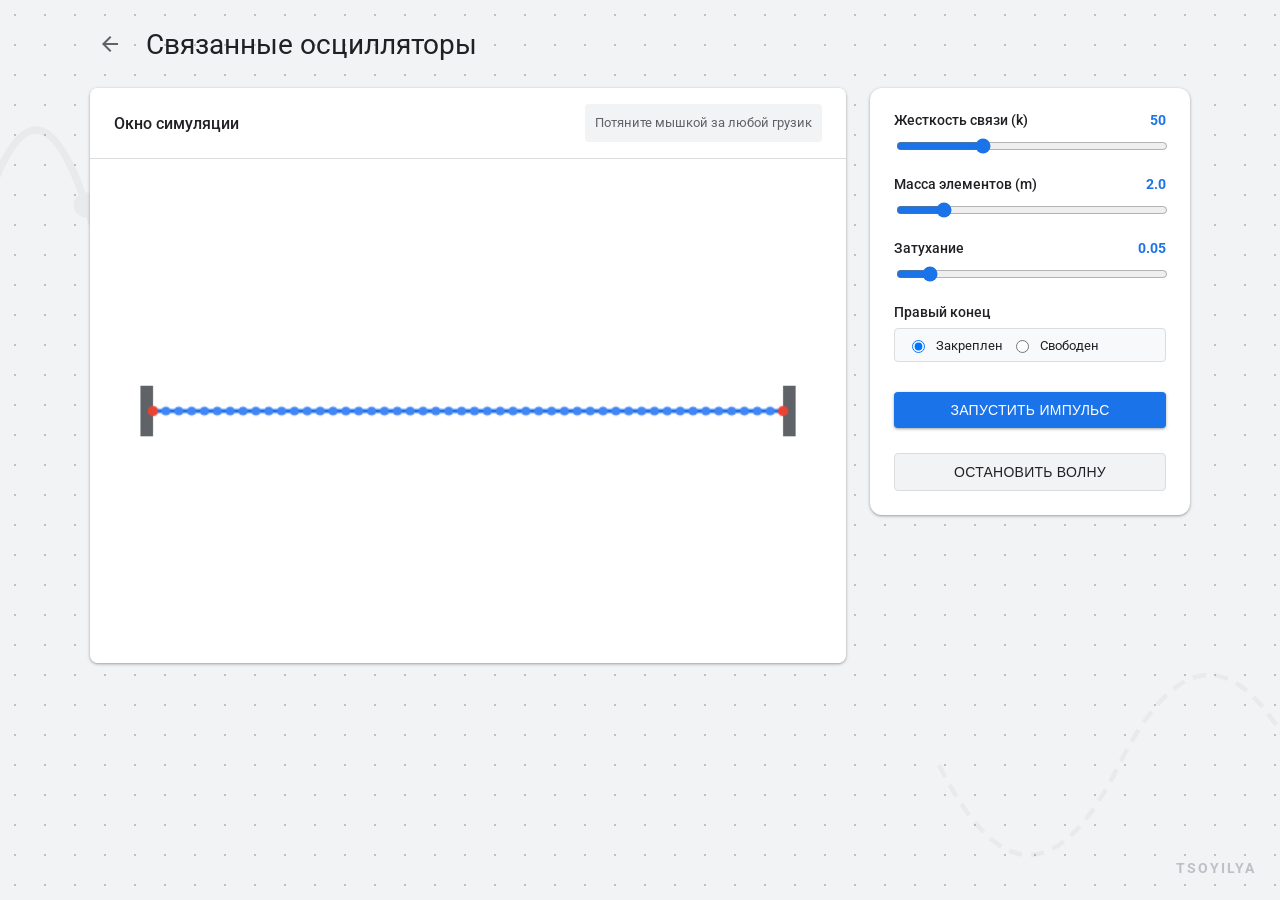
<file: projectph/oscillators.html>
<!DOCTYPE html>
<html lang="ru">
<head>
    <meta charset="UTF-8">
    <meta name="viewport" content="width=device-width, initial-scale=1.0">
    <title>Связанные осцилляторы</title>
    <link href="https://fonts.googleapis.com/css2?family=Roboto:wght@400;500;700&display=swap" rel="stylesheet">
    <link href="https://fonts.googleapis.com/icon?family=Material+Icons" rel="stylesheet">
    <link rel="stylesheet" href="style.css">
</head>
<body>
    <div class="bg-decorations">
        <svg class="bg-decor" style="top: -5%; left: -5%; width: 500px; height: 500px;" viewBox="0 0 200 200">
            <path d="M 20 100 Q 40 40 60 100 T 100 100 T 140 100 T 180 100" fill="none" stroke-width="3"/>
            <circle cx="20" cy="100" r="4" fill="#202124"/><circle cx="60" cy="100" r="4" fill="#202124"/>
            <circle cx="100" cy="100" r="4" fill="#202124"/><circle cx="140" cy="100" r="4" fill="#202124"/>
        </svg>
        <svg class="bg-decor" style="bottom: -10%; right: -5%; width: 450px; height: 450px;" viewBox="0 0 200 200">
            <path d="M 20 100 Q 60 180 100 100 T 180 100" fill="none" stroke-width="2" stroke-dasharray="6 4"/>
        </svg>
    </div>
    <div class="header-bar">
        <a href="index.html" class="icon-btn" title="Вернуться в меню">
            <span class="material-icons">arrow_back</span>
        </a>
        <h1>Связанные осцилляторы</h1>
    </div>
    <div class="layout">
        <div class="card canvas-container">
            <div class="canvas-header">
                Окно симуляции
                <span class="hint">Потяните мышкой за любой грузик</span>
            </div>
            <canvas id="simCanvas" width="600" height="400"></canvas>
        </div>
        <div class="card controls-container">
            <div class="control-group">
                <label>Жесткость связи (k) <span id="kVal" class="val-display">50</span></label>
                <input type="range" id="stiff" min="5" max="150" value="50">
            </div>
            <div class="control-group">
                <label>Масса элементов (m) <span id="mVal" class="val-display">2.0</span></label>
                <input type="range" id="mass" min="0.5" max="10" step="0.1" value="2.0">
            </div>
            <div class="control-group">
                <label>Затухание <span id="dampVal" class="val-display">0.05</span></label>
                <input type="range" id="damp" min="0" max="0.5" step="0.01" value="0.05">
            </div>
            <div class="control-group">
                <label>Правый конец</label>
                <div class="radio-group">
                    <label class="radio-label"><input type="radio" name="boundary" value="fixed" checked> Закреплен</label>
                    <label class="radio-label"><input type="radio" name="boundary" value="free"> Свободен</label>
                </div>
            </div>
            <button id="pulseBtn" class="btn-primary">Запустить импульс</button>
            <button id="stopBtn" class="btn-secondary">Остановить волну</button>
        </div>
    </div>
    <div class="watermark">TSOYILYA</div>
    <script>
        const canvas = document.getElementById('simCanvas');
        const ctx = canvas.getContext('2d');
        const N = 50;
        let nodes = [];
        let k = 50;
        let m = 2.0;
        let damp = 0.05;
        let rightFixed = true;
        let draggedNode = -1;
        const startX = 50;
        const endX = 550;
        const gap = (endX - startX) / (N - 1);
        const centerY = 200;

        function initNodes() {
            nodes = [];
            for (let i = 0; i < N; i++) {
                nodes.push({ x: startX + i * gap, y: centerY, vy: 0 });
            }
        }
        initNodes();

        document.getElementById('stiff').addEventListener('input', (e) => {
            k = parseFloat(e.target.value);
            document.getElementById('kVal').innerText = k;
        });
        document.getElementById('mass').addEventListener('input', (e) => {
            m = parseFloat(e.target.value);
            document.getElementById('mVal').innerText = m.toFixed(1);
        });
        document.getElementById('damp').addEventListener('input', (e) => {
            damp = parseFloat(e.target.value);
            document.getElementById('dampVal').innerText = damp.toFixed(2);
        });
        document.querySelectorAll('input[name="boundary"]').forEach(radio => {
            radio.addEventListener('change', (e) => {
                rightFixed = e.target.value === 'fixed';
                if (rightFixed) {
                    nodes[N-1].y = centerY;
                    nodes[N-1].vy = 0;
                }
            });
        });
        document.getElementById('pulseBtn').addEventListener('click', () => {
            nodes[1].vy = 800;
        });
        document.getElementById('stopBtn').addEventListener('click', () => {
            for (let i = 0; i < N; i++) {
                nodes[i].y = centerY;
                nodes[i].vy = 0;
            }
        });

        canvas.addEventListener('mousedown', (e) => {
            const rect = canvas.getBoundingClientRect();
            const scaleX = canvas.width / rect.width;
            const scaleY = canvas.height / rect.height;
            const mx = (e.clientX - rect.left) * scaleX;
            const my = (e.clientY - rect.top) * scaleY;
            
            let closest = -1;
            let minDist = 30;
            for (let i = 1; i < N - (rightFixed ? 1 : 0); i++) {
                let dx = nodes[i].x - mx;
                let dy = nodes[i].y - my;
                let dist = Math.sqrt(dx*dx + dy*dy);
                if (dist < minDist) {
                    minDist = dist;
                    closest = i;
                }
            }
            if (closest !== -1) draggedNode = closest;
        });

        window.addEventListener('mousemove', (e) => {
            if (draggedNode === -1) return;
            const rect = canvas.getBoundingClientRect();
            const scaleY = canvas.height / rect.height;
            nodes[draggedNode].y = (e.clientY - rect.top) * scaleY;
            nodes[draggedNode].vy = 0;
        });

        window.addEventListener('mouseup', () => { draggedNode = -1; });

        function updatePhysics() {
            const subSteps = 10;
            const dt = 0.05 / subSteps;
            for (let step = 0; step < subSteps; step++) {
                let forces = new Array(N).fill(0);
                for (let i = 1; i < N - 1; i++) {
                    forces[i] = k * (nodes[i-1].y - 2 * nodes[i].y + nodes[i+1].y) - damp * nodes[i].vy;
                }
                if (!rightFixed) {
                    forces[N-1] = k * (nodes[N-2].y - nodes[N-1].y) - damp * nodes[N-1].vy;
                }
                for (let i = 1; i < N; i++) {
                    if (i === N - 1 && rightFixed) continue;
                    if (i === draggedNode) continue;
                    nodes[i].vy += (forces[i] / m) * dt;
                    nodes[i].y += nodes[i].vy * dt;
                }
            }
        }

        function draw() {
            ctx.clearRect(0, 0, canvas.width, canvas.height);
            updatePhysics();

            ctx.beginPath();
            ctx.moveTo(startX, centerY);
            ctx.lineTo(endX, centerY);
            ctx.strokeStyle = '#e8eaed';
            ctx.lineWidth = 1;
            ctx.stroke();

            ctx.beginPath();
            ctx.moveTo(nodes[0].x, nodes[0].y);
            for (let i = 1; i < N; i++) {
                ctx.lineTo(nodes[i].x, nodes[i].y);
            }
            ctx.strokeStyle = '#1a73e8';
            ctx.lineWidth = 3;
            ctx.lineJoin = 'round';
            ctx.stroke();

            ctx.fillStyle = '#5f6368';
            ctx.fillRect(startX - 10, centerY - 20, 10, 40);
            if (rightFixed) {
                ctx.fillRect(endX, centerY - 20, 10, 40);
            }

            for (let i = 0; i < N; i++) {
                if ((i === 0) || (i === N - 1 && rightFixed)) {
                    ctx.fillStyle = '#ea4335';
                    ctx.beginPath();
                    ctx.arc(nodes[i].x, nodes[i].y, 4, 0, Math.PI * 2);
                    ctx.fill();
                } else {
                    let dy = Math.abs(nodes[i].y - centerY);
                    let colorRatio = Math.min(1, dy / 100);
                    let r = Math.floor(66 + colorRatio * (234 - 66));
                    let g = Math.floor(133 - colorRatio * (133 - 67));
                    let b = Math.floor(244 - colorRatio * (244 - 53));
                    
                    ctx.fillStyle = `rgb(${r},${g},${b})`;
                    ctx.beginPath();
                    ctx.arc(nodes[i].x, nodes[i].y, i === draggedNode ? 6 : 3.5, 0, Math.PI * 2);
                    ctx.fill();
                }
            }

            requestAnimationFrame(draw);
        }
        draw();
    </script>
</body>
</html>
</file>
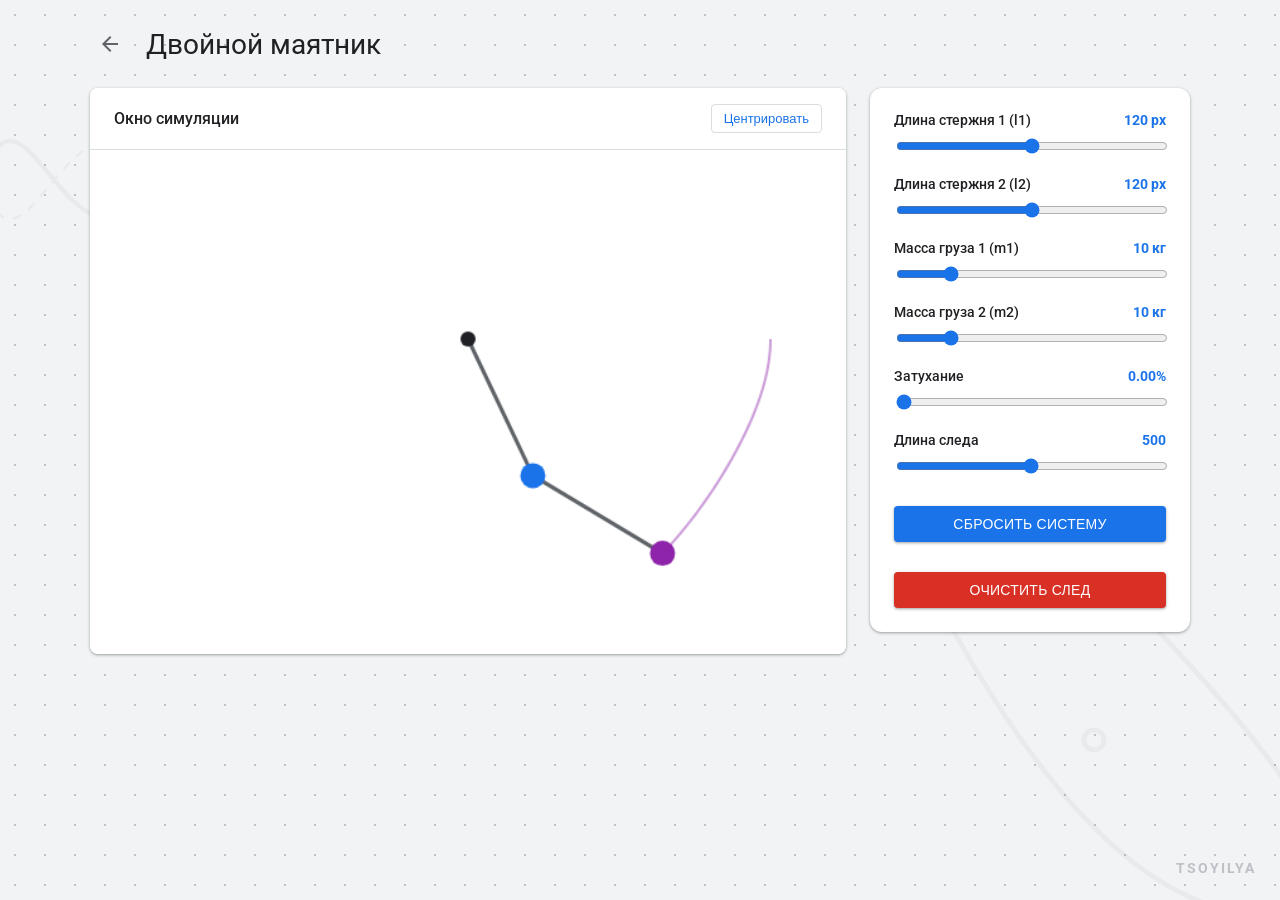
<file: projectph/pendulum.html>
<!DOCTYPE html>
<html lang="ru">
<head>
    <meta charset="UTF-8">
    <meta name="viewport" content="width=device-width, initial-scale=1.0">
    <title>Двойной маятник</title>
    <link href="https://fonts.googleapis.com/css2?family=Roboto:wght@400;500;700&display=swap" rel="stylesheet">
    <link href="https://fonts.googleapis.com/icon?family=Material+Icons" rel="stylesheet">
    <link rel="stylesheet" href="style.css">
</head>
<body>

    <div class="bg-decorations">
        <svg class="bg-decor" style="top: -5%; left: -5%; width: 450px; height: 450px;" viewBox="0 0 200 200">
            <path d="M 20 100 C 40 40, 60 160, 100 100 C 140 40, 160 160, 180 100" stroke-width="2"/>
            <path d="M 20 100 C 40 160, 60 40, 100 100 C 140 160, 160 40, 180 100" stroke-width="1" stroke-dasharray="4 4"/>
        </svg>
        <svg class="bg-decor" style="bottom: -10%; right: -5%; width: 500px; height: 500px;" viewBox="0 0 200 200">
            <path d="M 30 30 Q 100 170 170 170 T 100 30" stroke-width="2"/>
            <circle cx="100" cy="100" r="4"/>
        </svg>
    </div>

    <div class="header-bar">
        <a href="index.html" class="icon-btn" title="Вернуться в меню">
            <span class="material-icons">arrow_back</span>
        </a>
        <h1>Двойной маятник</h1>
    </div>

    <div class="layout">
        <div class="card canvas-container">
            <div class="canvas-header">
                Окно симуляции
                <div class="header-controls">
                    <button id="resetCamBtn" class="btn-small">Центрировать</button>
                </div>
            </div>
            <canvas id="simCanvas" width="600" height="400"></canvas>
        </div>

        <div class="card controls-container">
            <div class="control-group">
                <label>Длина стержня 1 (l1) <span id="l1Val" class="val-display">120 px</span></label>
                <input type="range" id="len1" min="40" max="200" value="120">
            </div>

            <div class="control-group">
                <label>Длина стержня 2 (l2) <span id="l2Val" class="val-display">120 px</span></label>
                <input type="range" id="len2" min="40" max="200" value="120">
            </div>

            <div class="control-group">
                <label>Масса груза 1 (m1) <span id="m1Val" class="val-display">10 кг</span></label>
                <input type="range" id="mass1" min="1" max="50" value="10">
            </div>

            <div class="control-group">
                <label>Масса груза 2 (m2) <span id="m2Val" class="val-display">10 кг</span></label>
                <input type="range" id="mass2" min="1" max="50" value="10">
            </div>

            <div class="control-group">
                <label>Затухание <span id="dampVal" class="val-display">0.00%</span></label>
                <input type="range" id="damping" min="0" max="100" value="0">
            </div>

            <div class="control-group">
                <label>Длина следа <span id="trailVal" class="val-display">500</span></label>
                <input type="range" id="trailLen" min="10" max="1000" step="10" value="500">
            </div>

            <button id="resetBtn" class="btn-primary">Сбросить систему</button>
            <button id="clearBtn" class="btn-danger">Очистить след</button>
        </div>
    </div>

    <div class="watermark">TSOYILYA</div>

    <script>
        const canvas = document.getElementById('simCanvas');
        const ctx = canvas.getContext('2d');

        let l1 = 120;
        let l2 = 120;
        let m1 = 10;
        let m2 = 10;
        let damp = 0;
        let maxTrail = 500;

        let theta1 = Math.PI / 2;
        let theta2 = Math.PI / 2;
        let omega1 = 0;
        let omega2 = 0;

        let trail = [];
        const g = 9.81;

        let zoom = 1;
        let camX = 0;
        let camY = 0;
        let isDragging = false;
        let startMouseX = 0;
        let startMouseY = 0;
        let startCamX = 0;
        let startCamY = 0;

        document.getElementById('len1').addEventListener('input', (e) => {
            l1 = parseFloat(e.target.value);
            document.getElementById('l1Val').innerText = l1 + ' px';
        });
        document.getElementById('len2').addEventListener('input', (e) => {
            l2 = parseFloat(e.target.value);
            document.getElementById('l2Val').innerText = l2 + ' px';
        });
        document.getElementById('mass1').addEventListener('input', (e) => {
            m1 = parseFloat(e.target.value);
            document.getElementById('m1Val').innerText = m1 + ' кг';
        });
        document.getElementById('mass2').addEventListener('input', (e) => {
            m2 = parseFloat(e.target.value);
            document.getElementById('m2Val').innerText = m2 + ' кг';
        });
        document.getElementById('damping').addEventListener('input', (e) => {
            damp = parseFloat(e.target.value) / 10000;
            document.getElementById('dampVal').innerText = (parseFloat(e.target.value) / 100).toFixed(2) + '%';
        });
        document.getElementById('trailLen').addEventListener('input', (e) => {
            maxTrail = parseInt(e.target.value);
            document.getElementById('trailVal').innerText = maxTrail;
            if (trail.length > maxTrail) trail.splice(0, trail.length - maxTrail);
        });

        document.getElementById('resetCamBtn').addEventListener('click', () => {
            camX = 0;
            camY = 0;
            zoom = 1;
        });

        document.getElementById('clearBtn').addEventListener('click', () => {
            trail = [];
        });

        document.getElementById('resetBtn').addEventListener('click', () => {
            l1 = 120;
            l2 = 120;
            m1 = 10;
            m2 = 10;
            damp = 0;
            maxTrail = 500;

            theta1 = Math.PI / 2;
            theta2 = Math.PI / 2;
            omega1 = 0;
            omega2 = 0;
            trail = [];

            document.getElementById('len1').value = 120;
            document.getElementById('len2').value = 120;
            document.getElementById('mass1').value = 10;
            document.getElementById('mass2').value = 10;
            document.getElementById('damping').value = 0;
            document.getElementById('trailLen').value = 500;

            document.getElementById('l1Val').innerText = '120 px';
            document.getElementById('l2Val').innerText = '120 px';
            document.getElementById('m1Val').innerText = '10 кг';
            document.getElementById('m2Val').innerText = '10 кг';
            document.getElementById('dampVal').innerText = '0.00%';
            document.getElementById('trailVal').innerText = '500';
        });

        canvas.addEventListener('mousedown', (e) => {
            const rect = canvas.getBoundingClientRect();
            const scaleX = canvas.width / rect.width;
            const scaleY = canvas.height / rect.height;
            isDragging = true;
            startMouseX = (e.clientX - rect.left) * scaleX;
            startMouseY = (e.clientY - rect.top) * scaleY;
            startCamX = camX;
            startCamY = camY;
            canvas.style.cursor = 'grabbing';
        });

        window.addEventListener('mousemove', (e) => {
            if (!isDragging) return;
            const rect = canvas.getBoundingClientRect();
            const scaleX = canvas.width / rect.width;
            const scaleY = canvas.height / rect.height;
            const screenX = (e.clientX - rect.left) * scaleX;
            const screenY = (e.clientY - rect.top) * scaleY;
            camX = startCamX + (screenX - startMouseX);
            camY = startCamY + (screenY - startMouseY);
        });

        window.addEventListener('mouseup', () => {
            if (isDragging) {
                isDragging = false;
                canvas.style.cursor = 'crosshair';
            }
        });

        function updatePhysics() {
            const steps = 25;
            const dt = 0.1 / steps;

            for (let i = 0; i < steps; i++) {
                let mu = 1 + m1 / m2;
                let dTheta = theta1 - theta2;

                let num1 = g * (Math.sin(theta2) * Math.cos(dTheta) - mu * Math.sin(theta1)) - (l2 * omega2 * omega2 + l1 * omega1 * omega1 * Math.cos(dTheta)) * Math.sin(dTheta);
                let den1 = l1 * (mu - Math.cos(dTheta) * Math.cos(dTheta));
                let alpha1 = num1 / den1;

                let num2 = g * mu * (Math.sin(theta1) * Math.cos(dTheta) - Math.sin(theta2)) + (mu * l1 * omega1 * omega1 + l2 * omega2 * omega2 * Math.cos(dTheta)) * Math.sin(dTheta);
                let den2 = l2 * (mu - Math.cos(dTheta) * Math.cos(dTheta));
                let alpha2 = num2 / den2;

                omega1 += alpha1 * dt;
                omega2 += alpha2 * dt;
                
                omega1 *= (1 - damp);
                omega2 *= (1 - damp);

                theta1 += omega1 * dt;
                theta2 += omega2 * dt;
            }
        }

        function draw() {
            ctx.setTransform(1, 0, 0, 1, 0, 0);
            ctx.clearRect(0, 0, canvas.width, canvas.height);

            ctx.translate(canvas.width / 2 + camX, canvas.height / 2 - 50 + camY);
            ctx.scale(zoom, zoom);

            updatePhysics();

            let x1 = l1 * Math.sin(theta1);
            let y1 = l1 * Math.cos(theta1);
            let x2 = x1 + l2 * Math.sin(theta2);
            let y2 = y1 + l2 * Math.cos(theta2);

            trail.push({x: x2, y: y2});
            if (trail.length > maxTrail) trail.shift();

            if (trail.length > 1) {
                ctx.beginPath();
                ctx.moveTo(trail[0].x, trail[0].y);
                for (let i = 1; i < trail.length; i++) {
                    ctx.lineTo(trail[i].x, trail[i].y);
                }
                ctx.strokeStyle = 'rgba(142, 36, 170, 0.45)';
                ctx.lineWidth = 2;
                ctx.stroke();
            }

            ctx.beginPath();
            ctx.moveTo(0, 0);
            ctx.lineTo(x1, y1);
            ctx.lineTo(x2, y2);
            ctx.strokeStyle = '#5f6368';
            ctx.lineWidth = 3;
            ctx.lineJoin = 'round';
            ctx.stroke();

            ctx.beginPath();
            ctx.arc(0, 0, 6, 0, Math.PI * 2);
            ctx.fillStyle = '#202124';
            ctx.fill();

            ctx.beginPath();
            ctx.arc(x1, y1, 8 + m1 * 0.2, 0, Math.PI * 2);
            ctx.fillStyle = '#1a73e8';
            ctx.fill();

            ctx.beginPath();
            ctx.arc(x2, y2, 8 + m2 * 0.2, 0, Math.PI * 2);
            ctx.fillStyle = '#8e24aa';
            ctx.fill();

            requestAnimationFrame(draw);
        }

        draw();
    </script>
</body>
</html>
</file>
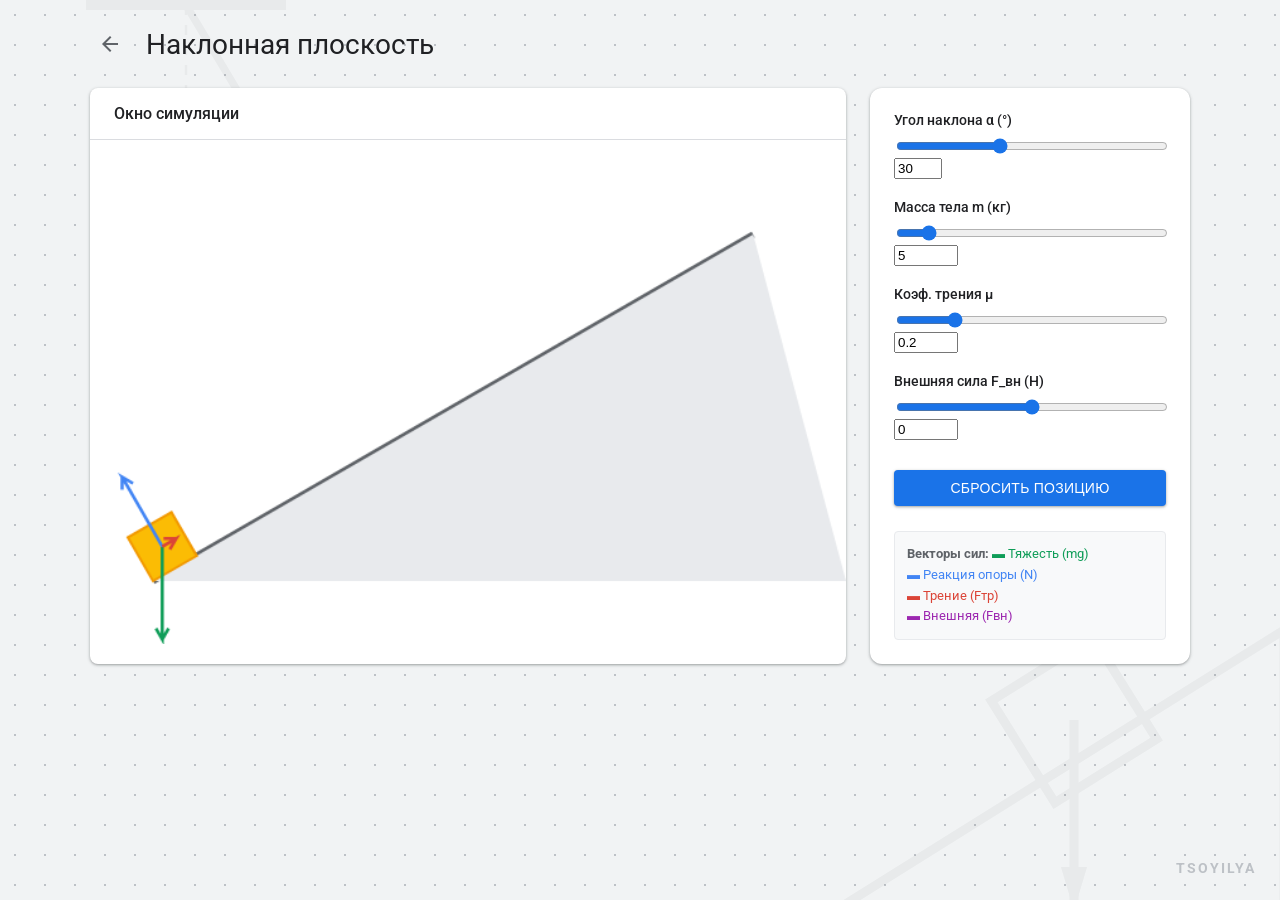
<file: projectph/plane.html>
<!DOCTYPE html>
<html lang="ru">
<head>
    <meta charset="UTF-8">
    <meta name="viewport" content="width=device-width, initial-scale=1.0">
    <title>Наклонная плоскость</title>
    <link href="https://fonts.googleapis.com/css2?family=Roboto:wght@400;500;700&display=swap" rel="stylesheet">
    <link href="https://fonts.googleapis.com/icon?family=Material+Icons" rel="stylesheet">
    <link rel="stylesheet" href="style.css">
</head>
<body>

    <!-- Фоновые декорации: Механика -->
    <div class="bg-decorations">
        <!-- Маятник -->
        <svg class="bg-decor" style="top: -5%; left: -5%; width: 500px; height: 500px;" viewBox="0 0 200 200">
            <line x1="100" y1="20" x2="160" y2="120" stroke-width="3"/>
            <circle cx="160" cy="120" r="15" fill="#202124"/>
            <path d="M 60 20 L 140 20" stroke-width="4"/>
            <path d="M 100 20 L 100 140" stroke-width="1" stroke-dasharray="4 4"/>
            <path d="M 80 140 Q 100 160 160 120" fill="none" stroke-width="2" stroke-dasharray="4 4"/>
        </svg>
        <!-- Схема сил -->
        <svg class="bg-decor" style="bottom: -10%; right: -5%; width: 600px; height: 600px;" viewBox="0 0 200 200">
            <polygon points="20,180 180,180 180,80" fill="none" stroke-width="3"/>
            <rect x="90" y="90" width="40" height="40" transform="rotate(-32 110 110)" fill="none" stroke-width="3"/>
            <line x1="110" y1="110" x2="110" y2="170" stroke-width="3"/>
            <polygon points="107,160 113,160 110,170" fill="#202124"/>
        </svg>
    </div>

    <div class="header-bar">
        <a href="index.html" class="icon-btn" title="Вернуться в меню">
            <span class="material-icons">arrow_back</span>
        </a>
        <h1>Наклонная плоскость</h1>
    </div>

    <div class="layout">
        <div class="card canvas-container">
            <div style="padding: 16px 24px; border-bottom: 1px solid #dadce0; font-weight: 500;">Окно симуляции</div>
            <canvas id="simCanvas" width="600" height="400"></canvas>
        </div>

        <div class="card controls-container">
            <div class="control-group">
                <label>Угол наклона α (°)</label>
                <div class="input-row">
                    <input type="range" id="angleRange" min="0" max="80" value="30">
                    <input type="number" id="angleNum" min="0" max="80" value="30">
                </div>
            </div>
            
            <div class="control-group">
                <label>Масса тела m (кг)</label>
                <div class="input-row">
                    <input type="range" id="massRange" min="0.1" max="50" step="0.1" value="5">
                    <input type="number" id="massNum" min="0.1" max="50" step="0.1" value="5">
                </div>
            </div>

            <div class="control-group">
                <label>Коэф. трения μ</label>
                <div class="input-row">
                    <input type="range" id="muRange" min="0" max="1" step="0.01" value="0.2">
                    <input type="number" id="muNum" min="0" max="1" step="0.01" value="0.2">
                </div>
            </div>

            <div class="control-group">
                <label>Внешняя сила F_вн (Н)</label>
                <div class="input-row">
                    <input type="range" id="fExtRange" min="-150" max="150" value="0">
                    <input type="number" id="fExtNum" min="-150" max="150" value="0">
                </div>
            </div>

            <button id="resetBtn" class="btn-primary">Сбросить позицию</button>

            <div class="legend">
                <strong>Векторы сил:</strong>
                <span style="color: #0f9d58;">▬ Тяжесть (mg)</span><br>
                <span style="color: #4285f4;">▬ Реакция опоры (N)</span><br>
                <span style="color: #db4437;">▬ Трение (Fтр)</span><br>
                <span style="color: #9c27b0;">▬ Внешняя (Fвн)</span>
            </div>
        </div>
    </div>

    <div class="watermark">TSOYILYA</div>

    <script>
        const canvas = document.getElementById('simCanvas');
        const ctx = canvas.getContext('2d');

        function setupDoubleInput(rangeId, numId) {
            const rangeInput = document.getElementById(rangeId);
            const numInput = document.getElementById(numId);

            rangeInput.addEventListener('input', () => { numInput.value = rangeInput.value; });
            numInput.addEventListener('input', () => {
                let val = parseFloat(numInput.value);
                const min = parseFloat(numInput.min);
                const max = parseFloat(numInput.max);
                if (isNaN(val)) val = min;
                if (val < min) val = min;
                rangeInput.value = val;
            });
            return numInput;
        }

        const inputs = {
            angle: setupDoubleInput('angleRange', 'angleNum'),
            mass: setupDoubleInput('massRange', 'massNum'),
            mu: setupDoubleInput('muRange', 'muNum'),
            fExt: setupDoubleInput('fExtRange', 'fExtNum')
        };

        document.getElementById('resetBtn').addEventListener('click', () => { position = 200; velocity = 0; });

        const g = 9.81; 
        const timeStep = 1 / 60; 
        const pixelsPerMeter = 10; 
        let position = 200; 
        let velocity = 0;
        const boxSize = 40;

        function drawArrow(ctx, fromX, fromY, toX, toY, color) {
            const headlen = 10; 
            const dx = toX - fromX;
            const dy = toY - fromY;
            const angle = Math.atan2(dy, dx);
            if(Math.abs(dx) < 0.1 && Math.abs(dy) < 0.1) return;

            ctx.beginPath();
            ctx.moveTo(fromX, fromY);
            ctx.lineTo(toX, toY);
            ctx.lineTo(toX - headlen * Math.cos(angle - Math.PI / 6), toY - headlen * Math.sin(angle - Math.PI / 6));
            ctx.moveTo(toX, toY);
            ctx.lineTo(toX - headlen * Math.cos(angle + Math.PI / 6), toY - headlen * Math.sin(angle + Math.PI / 6));
            ctx.strokeStyle = color;
            ctx.lineWidth = 2.5;
            ctx.stroke();
        }

        function updatePhysics() {
            const angleRad = (parseFloat(inputs.angle.value) || 0) * Math.PI / 180;
            const m = parseFloat(inputs.mass.value) || 1;
            const mu = parseFloat(inputs.mu.value) || 0;
            const fExt = parseFloat(inputs.fExt.value) || 0;

            const fg_x = -m * g * Math.sin(angleRad); 
            const normalForce = m * g * Math.cos(angleRad); 
            const netForceWithoutFriction = fExt + fg_x;
            let fFriction = 0;
            
            if (Math.abs(velocity) > 0.05) {
                fFriction = -Math.sign(velocity) * mu * normalForce;
            } else {
                if (Math.abs(netForceWithoutFriction) <= mu * normalForce) {
                    fFriction = -netForceWithoutFriction; 
                    velocity = 0;
                } else {
                    fFriction = -Math.sign(netForceWithoutFriction) * mu * normalForce;
                }
            }

            const netForce = netForceWithoutFriction + fFriction;
            const acceleration = netForce / m;

            velocity += acceleration * timeStep * 5; 
            position += velocity * timeStep * 5 * pixelsPerMeter;

            if (position < 0) { position = 0; velocity = 0; }
            if (position > 500) { position = 500; velocity = 0; }

            return { m, angleRad, normalForce, fFriction, fExt };
        }

        function draw() {
            ctx.clearRect(0, 0, canvas.width, canvas.height);
            const physicsData = updatePhysics();
            const originX = 50, originY = 350;

            ctx.save();
            ctx.translate(originX, originY);
            ctx.rotate(-physicsData.angleRad);

            ctx.beginPath();
            ctx.moveTo(0, 0);
            ctx.lineTo(550, 0);
            ctx.lineWidth = 5;
            ctx.strokeStyle = '#5f6368';
            ctx.stroke();

            ctx.save();
            ctx.rotate(physicsData.angleRad);
            ctx.beginPath();
            ctx.moveTo(0, 0);
            ctx.lineTo(550, 0); 
            ctx.lineTo(550 * Math.cos(-physicsData.angleRad), 550 * Math.sin(-physicsData.angleRad));
            ctx.fillStyle = '#e8eaed';
            ctx.fill();
            ctx.restore();

            const blockX = position;
            const blockY = -boxSize;
            ctx.fillStyle = '#fbbc04'; 
            ctx.fillRect(blockX, blockY, boxSize, boxSize);
            ctx.strokeStyle = '#f29900';
            ctx.lineWidth = 2;
            ctx.strokeRect(blockX, blockY, boxSize, boxSize);

            const cx = blockX + boxSize / 2;
            const cy = blockY + boxSize / 2;
            const scale = 1.5; 

            ctx.save();
            ctx.translate(cx, cy);
            ctx.rotate(physicsData.angleRad); 
            drawArrow(ctx, 0, 0, 0, physicsData.m * g * scale, '#0f9d58');
            ctx.restore();

            drawArrow(ctx, cx, cy, cx, cy - physicsData.normalForce * scale, '#4285f4'); 
            drawArrow(ctx, cx, cy, cx + physicsData.fFriction * scale, cy, '#db4437'); 
            drawArrow(ctx, cx, cy, cx + physicsData.fExt * scale, cy, '#9c27b0'); 

            ctx.restore();
            requestAnimationFrame(draw);
        }

        draw();
    </script>
</body>
</html>
</file>
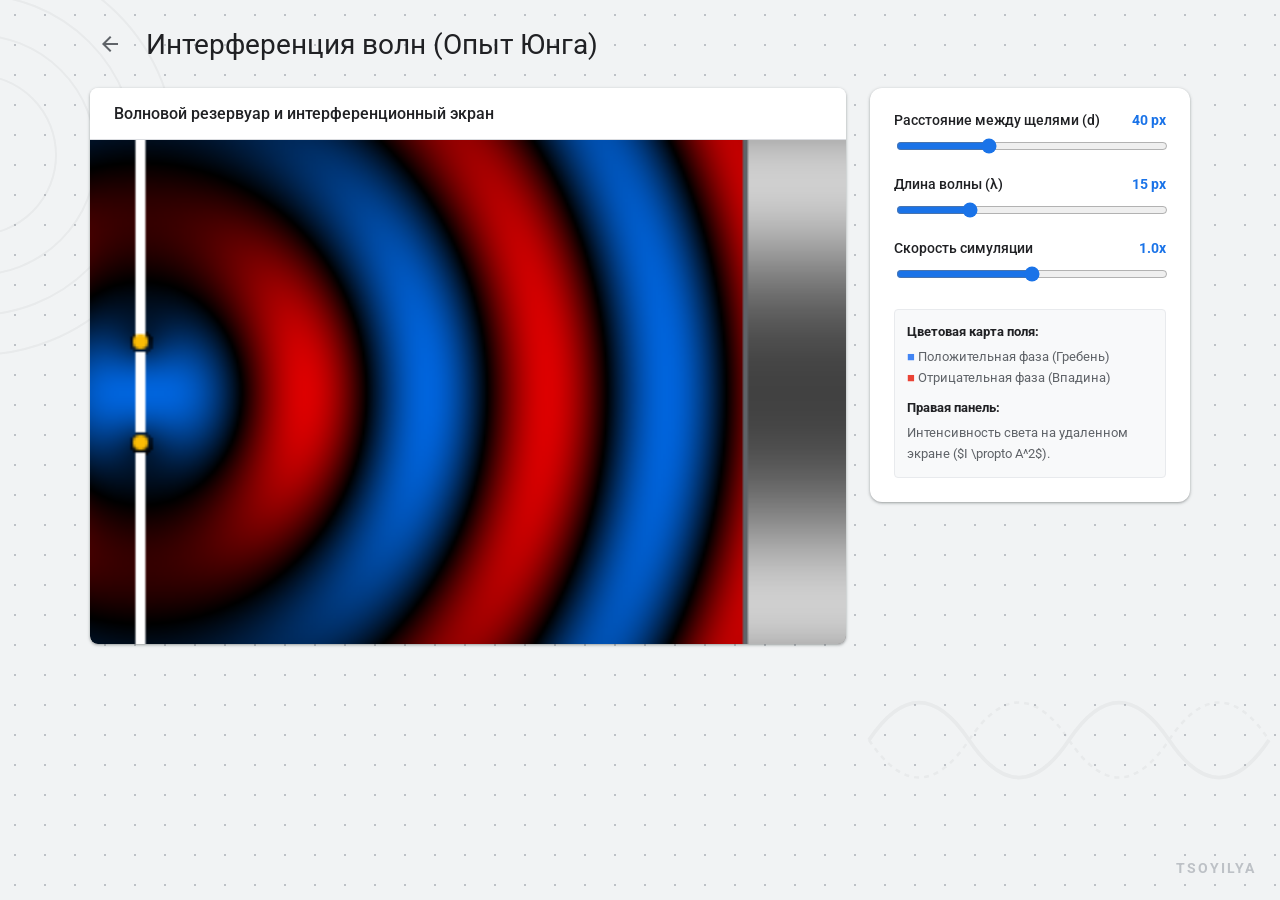
<file: projectph/waves.html>
<!DOCTYPE html>
<html lang="ru">
<head>
    <meta charset="UTF-8">
    <meta name="viewport" content="width=device-width, initial-scale=1.0">
    <title>Интерференция волн</title>
    <link href="https://fonts.googleapis.com/css2?family=Roboto:wght@400;500;700&display=swap" rel="stylesheet">
    <link href="https://fonts.googleapis.com/icon?family=Material+Icons" rel="stylesheet">
    <link rel="stylesheet" href="style.css">
</head>
<body>

    <div class="bg-decorations">
        <svg class="bg-decor" style="top: -5%; left: -5%; width: 400px; height: 400px;" viewBox="0 0 100 100">
            <circle cx="10" cy="50" r="20" stroke-width="0.5"/>
            <circle cx="10" cy="50" r="30" stroke-width="0.5"/>
            <circle cx="10" cy="50" r="40" stroke-width="0.5"/>
            <circle cx="10" cy="50" r="50" stroke-width="0.5"/>
        </svg>
        <svg class="bg-decor" style="bottom: -10%; right: -5%; width: 500px; height: 500px;" viewBox="0 0 200 100">
            <path d="M 10 50 Q 30 20 50 50 T 90 50 T 130 50 T 170 50" stroke-width="1.5"/>
            <path d="M 10 50 Q 30 80 50 50 T 90 50 T 130 50 T 170 50" stroke-width="1" stroke-dasharray="2 2"/>
        </svg>
    </div>

    <div class="header-bar">
        <a href="index.html" class="icon-btn" title="Вернуться в меню">
            <span class="material-icons">arrow_back</span>
        </a>
        <h1>Интерференция волн (Опыт Юнга)</h1>
    </div>

    <div class="layout">
        <div class="card canvas-container black-canvas">
            <div class="canvas-header">Волновой резервуар и интерференционный экран</div>
            <canvas id="simCanvas" width="300" height="200"></canvas>
        </div>

        <div class="card controls-container">
            <div class="control-group">
                <label>Расстояние между щелями (d) <span id="distVal" class="val-display">40 px</span></label>
                <input type="range" id="slitDist" min="10" max="100" value="40">
            </div>

            <div class="control-group">
                <label>Длина волны (λ) <span id="waveVal" class="val-display">15 px</span></label>
                <input type="range" id="wavelength" min="8" max="35" value="15">
            </div>

            <div class="control-group">
                <label>Скорость симуляции <span id="speedVal" class="val-display">1.0x</span></label>
                <input type="range" id="simSpeed" min="0" max="20" step="1" value="10">
            </div>

            <div class="legend">
                <strong style="color: #202124; display: block; margin-bottom: 4px;">Цветовая карта поля:</strong>
                <span style="color: #4285f4;">■</span> Положительная фаза (Гребень)<br>
                <span style="color: #ea4335;">■</span> Отрицательная фаза (Впадина)<br>
                <strong style="color: #202124; display: block; margin-top: 10px; margin-bottom: 4px;">Правая панель:</strong>
                Интенсивность света на удаленном экране ($I \propto A^2$).
            </div>
        </div>
    </div>

    <div class="watermark">TSOYILYA</div>

    <script>
        const canvas = document.getElementById('simCanvas');
        const ctx = canvas.getContext('2d');

        let slitD = 40;
        let lambda = 15;
        let speedFactor = 0.1;
        let time = 0;

        const W = canvas.width;
        const H = canvas.height;
        const screenX = 260; 

        document.getElementById('slitDist').addEventListener('input', (e) => {
            slitD = parseInt(e.target.value);
            document.getElementById('distVal').innerText = slitD + ' px';
        });

        document.getElementById('wavelength').addEventListener('input', (e) => {
            lambda = parseInt(e.target.value);
            document.getElementById('waveVal').innerText = lambda + ' px';
        });

        document.getElementById('simSpeed').addEventListener('input', (e) => {
            let s = parseInt(e.target.value);
            speedFactor = s * 0.01;
            document.getElementById('speedVal').innerText = (s / 10).toFixed(1) + 'x';
        });

        function draw() {
            time += speedFactor;

            let imgData = ctx.createImageData(W, H);
            let data = imgData.data;

            let y1 = H / 2 - slitD / 2;
            let y2 = H / 2 + slitD / 2;
            let xSrc = 20;

            let idx = 0;
            for (let y = 0; y < H; y++) {
                for (let x = 0; x < W; x++) {
                    if (x < screenX) {
                        let d1 = Math.sqrt((x - xSrc) * (x - xSrc) + (y - y1) * (y - y1));
                        let d2 = Math.sqrt((x - xSrc) * (x - xSrc) + (y - y2) * (y - y2));

                        let v1 = Math.sin(d1 / lambda - time);
                        let v2 = Math.sin(d2 / lambda - time);
                        
                        if (d1 < 5) v1 = 0;
                        if (d2 < 5) v2 = 0;

                        let totalAmp = v1 + v2; 

                        let r = 0, g = 0, b = 0;
                        if (totalAmp > 0) {
                            g = Math.min(255, totalAmp * 50);
                            b = Math.min(255, totalAmp * 110);
                        } else {
                            r = Math.min(255, -totalAmp * 110);
                        }

                        data[idx] = r;
                        data[idx + 1] = g;
                        data[idx + 2] = b;
                        data[idx + 3] = 255;
                    } else {
                        let d1 = Math.sqrt((screenX - xSrc) * (screenX - xSrc) + (y - y1) * (y - y1));
                        let d2 = Math.sqrt((screenX - xSrc) * (screenX - xSrc) + (y - y2) * (y - y2));

                        let v1 = Math.sin(d1 / lambda - time);
                        let v2 = Math.sin(d2 / lambda - time);

                        let totalAmp = v1 + v2;
                        let intensity = (totalAmp * totalAmp) / 4; 
                        let bright = Math.min(255, intensity * 255);

                        data[idx] = bright;
                        data[idx + 1] = bright;
                        data[idx + 2] = bright;
                        data[idx + 3] = 255;
                    }
                    idx += 4;
                }
            }

            ctx.putImageData(imgData, 0, 0);

            ctx.fillStyle = '#ffffff';
            ctx.fillRect(xSrc - 2, 0, 4, y1);
            ctx.fillRect(xSrc - 2, y1 + 4, 4, y2 - y1 - 8);
            ctx.fillRect(xSrc - 2, y2 + 4, 4, H - y2);

            ctx.fillStyle = '#fbbc04';
            ctx.beginPath();
            ctx.arc(xSrc, y1, 3, 0, Math.PI * 2);
            ctx.arc(xSrc, y2, 3, 0, Math.PI * 2);
            ctx.fill();

            ctx.strokeStyle = '#5f6368';
            ctx.lineWidth = 2;
            ctx.beginPath();
            ctx.moveTo(screenX, 0);
            ctx.lineTo(screenX, H);
            ctx.stroke();

            requestAnimationFrame(draw);
        }

        draw();
    </script>
</body>
</html>
</file>
<file: projectph/style.css>
/* =========================================
   БАЗОВЫЕ СТИЛИ И ФОН
   ========================================= */
body {
    font-family: 'Roboto', sans-serif;
    background-color: #f1f3f4;
    background-image: radial-gradient(#bdc1c6 1.5px, transparent 1.5px);
    background-size: 30px 30px;
    position: relative;
    min-height: 100vh;
    box-sizing: border-box;
    margin: 0;
    padding: 24px;
    color: #202124;
    display: flex;
    flex-direction: column;
    align-items: center;
}

/* Декорации на фоне */
.bg-decorations {
    position: fixed;
    top: 0;
    left: 0;
    width: 100%;
    height: 100%;
    pointer-events: none;
    z-index: -1;
    overflow: hidden;
}

.bg-decor {
    position: absolute;
    opacity: 0.04;
    fill: none;
    stroke: #202124;
    stroke-width: 2;
}

/* =========================================
   ШАПКА И ЗАГОЛОВКИ
   ========================================= */
.header-bar {
    width: 100%;
    max-width: 1100px;
    display: flex;
    align-items: center;
    margin-bottom: 24px;
    gap: 16px;
}

.header {
    text-align: center;
    margin-bottom: 30px;
    margin-top: 20px;
    position: relative;
    z-index: 1;
}

h1 {
    font-size: 28px;
    font-weight: 400;
    margin: 0;
}

.header h1 {
    font-size: 42px;
    font-weight: 500;
    margin: 0 0 10px 0;
    color: #202124;
    letter-spacing: -0.5px;
}

p.subtitle {
    font-size: 18px;
    color: #5f6368;
    margin: 0;
}

/* =========================================
   СЕТКА И КОНТЕЙНЕРЫ (КАРТОЧКИ)
   ========================================= */
.layout {
    display: grid;
    grid-template-columns: minmax(0, 1fr) 320px;
    gap: 24px;
    max-width: 1100px;
    width: 100%;
    align-items: start;
}

@media (max-width: 900px) {
    .layout { grid-template-columns: 1fr; }
}

.menu-container {
    display: flex;
    flex-wrap: wrap;
    gap: 24px;
    justify-content: center;
    max-width: 1100px;
    position: relative;
    z-index: 1;
}

.card {
    background: #ffffff;
    border-radius: 12px;
    box-shadow: 0 1px 2px 0 rgba(60,64,67,0.3), 0 1px 3px 1px rgba(60,64,67,0.15);
    padding: 24px;
    display: flex;
    flex-direction: column;
}

/* Специфичные стили для карточек в меню */
.menu-container .card {
    width: 320px;
    padding: 0;
    transition: box-shadow 0.2s ease-in-out, transform 0.2s ease-in-out;
    overflow: hidden;
}

.menu-container .card:hover {
    box-shadow: 0 1px 3px 0 rgba(60,64,67,0.3), 0 4px 8px 3px rgba(60,64,67,0.15);
    transform: translateY(-4px);
}

.card-image {
    width: 100%;
    height: 140px;
    background-color: #f8f9fa;
    border-bottom: 1px solid #e8eaed;
    display: flex;
    align-items: center;
    justify-content: center;
    overflow: hidden;
}

.card-image svg {
    width: 100%;
    height: 100%;
    object-fit: cover;
}

.card-header {
    padding: 20px 24px 0 24px;
    display: flex;
    align-items: center;
    gap: 12px;
}

.card-header h2 {
    font-size: 20px;
    font-weight: 500;
    margin: 0;
    color: #202124;
}

.card-icon {
    display: flex;
    align-items: center;
    justify-content: center;
    width: 36px;
    height: 36px;
    border-radius: 50%;
    background-color: #e8f0fe;
    color: #1a73e8;
}

.card-icon .material-icons { font-size: 20px; }
.card-body { padding: 16px 24px; flex-grow: 1; }
.card p { font-size: 14px; line-height: 1.5; color: #5f6368; margin: 0; }
.card-actions { padding: 16px 24px 24px 24px; display: flex; justify-content: flex-end; }

/* =========================================
   КНОПКИ
   ========================================= */
.icon-btn {
    background: none;
    border: none;
    color: #5f6368;
    cursor: pointer;
    padding: 8px;
    border-radius: 50%;
    display: flex;
    align-items: center;
    justify-content: center;
    transition: background-color 0.2s;
    text-decoration: none;
}

.icon-btn:hover { background-color: #e8eaed; color: #202124; }

.btn, .btn-primary, .btn-danger, .btn-secondary {
    text-decoration: none;
    padding: 10px 24px;
    border-radius: 4px;
    font-size: 14px;
    font-weight: 500;
    text-transform: uppercase;
    letter-spacing: 0.25px;
    transition: all 0.2s;
    border: none;
    cursor: pointer;
    box-shadow: 0 1px 2px 0 rgba(60,64,67,0.3), 0 1px 3px 1px rgba(60,64,67,0.15);
    display: inline-block;
    text-align: center;
}

.btn, .btn-primary { background-color: #1a73e8; color: white; margin-top: 10px; }
.btn:hover, .btn-primary:hover { background-color: #1b66c9; box-shadow: 0 1px 3px 0 rgba(60,64,67,0.3), 0 4px 8px 3px rgba(60,64,67,0.15); }

.btn-danger { background-color: #d93025; color: white; margin-top: 10px; }
.btn-danger:hover { background-color: #c5221f; box-shadow: 0 1px 3px 0 rgba(60,64,67,0.3), 0 4px 8px 3px rgba(60,64,67,0.15); }

.btn-secondary { background-color: #f1f3f4; color: #202124; border: 1px solid #dadce0; box-shadow: none; margin-top: 5px;}
.btn-secondary:hover { background-color: #e8eaed; }

.btn-small {
    background: none;
    border: 1px solid #dadce0;
    padding: 6px 12px;
    border-radius: 4px;
    color: #1a73e8;
    font-size: 13px;
    font-weight: 500;
    cursor: pointer;
    transition: background-color 0.2s;
}
.btn-small:hover { background-color: #f8f9fa; }

/* =========================================
   КАНВАС И СИМУЛЯЦИИ
   ========================================= */
.canvas-container { padding: 0; overflow: hidden; display: flex; flex-direction: column; height: 100%; border-radius: 8px;}
.canvas-header {
    padding: 16px 24px;
    border-bottom: 1px solid #dadce0;
    font-weight: 500;
    display: flex;
    justify-content: space-between;
    align-items: center;
    background: #ffffff;
}

canvas {
    background-color: #ffffff;
    border-bottom-left-radius: 8px;
    border-bottom-right-radius: 8px;
    width: 100%;
    display: block;
}

/* Специфичные фоны канваса */
#simCanvas { cursor: crosshair; }
.black-canvas canvas { background-color: #000000; } /* Для оптики и интерференции */

/* =========================================
   ЭЛЕМЕНТЫ УПРАВЛЕНИЯ
   ========================================= */
.controls-container { display: flex; flex-direction: column; gap: 20px; }
.control-group { display: flex; flex-direction: column; gap: 8px; }
label { font-size: 14px; font-weight: 500; color: #202124; display: flex; justify-content: space-between; align-items: center; }
.val-display { color: #1a73e8; font-weight: 700; }
input[type="range"] { width: 100%; accent-color: #1a73e8; }

.tools-grid { display: grid; grid-template-columns: 1fr 1fr; gap: 8px; }
.tool-btn {
    display: flex;
    align-items: center;
    gap: 8px;
    padding: 10px;
    border: 1px solid #dadce0;
    border-radius: 4px;
    background: #f8f9fa;
    cursor: pointer;
    font-size: 13px;
    transition: all 0.2s;
}
.tool-btn:hover { background: #e8f0fe; }
.tool-btn.active { background: #e8f0fe; border-color: #1a73e8; color: #1a73e8; font-weight: 700; }

.radio-group { display: flex; gap: 8px; background: #f8f9fa; padding: 8px 12px; border-radius: 4px; border: 1px solid #dadce0; }
.radio-label { display: flex; align-items: center; gap: 8px; font-weight: 400; cursor: pointer; font-size: 13px; }

/* =========================================
   ВЫНОСКИ, БЕЙДЖИ И ПРОЧЕЕ
   ========================================= */
.watermark {
    position: fixed;
    bottom: 24px;
    right: 24px;
    font-family: 'Roboto', sans-serif;
    font-weight: 700;
    font-size: 14px;
    color: #bdc1c6;
    letter-spacing: 2px;
    pointer-events: none;
    z-index: 1000;
    user-select: none;
}

.hint { font-size: 13px; color: #5f6368; font-weight: 400; background: #f1f3f4; padding: 10px; border-radius: 4px; line-height: 1.4; }
.legend { margin-top: 5px; font-size: 13px; line-height: 1.6; color: #5f6368; background: #f8f9fa; padding: 12px; border-radius: 4px; border: 1px solid #e8eaed; }
.status-badge { background-color: #e8f0fe; color: #1a73e8; padding: 6px 12px; border-radius: 16px; font-size: 13px; font-weight: 700; }

/* =========================================
   ПАНЕЛЬ ПОЛЬЗОВАТЕЛЯ И API
   ========================================= */
.user-panel {
    background: #ffffff;
    border-radius: 12px;
    box-shadow: 0 1px 2px 0 rgba(60,64,67,0.3), 0 1px 3px 1px rgba(60,64,67,0.15);
    max-width: 1008px;
    width: 100%;
    margin: 0 auto 40px auto;
    padding: 24px;
    box-sizing: border-box;
    position: relative;
    z-index: 1;
}

.user-header {
    display: flex;
    justify-content: space-between;
    align-items: center;
    border-bottom: 1px solid #e8eaed;
    padding-bottom: 16px;
    margin-bottom: 16px;
}

.user-header h2 { margin: 0; font-size: 22px; font-weight: 500; }

.quote-box {
    background: #f8f9fa;
    border-left: 4px solid #1a73e8;
    padding: 16px;
    border-radius: 0 8px 8px 0;
    color: #5f6368;
    font-style: italic;
    min-height: 40px;
}

.quote-author { font-weight: bold; margin-top: 8px; display: block; color: #202124; font-style: normal; }
.error-text { color: #d93025; font-style: normal; }
.loader { display: flex; align-items: center; gap: 8px; color: #1a73e8; }
@keyframes spin { 100% { transform: rotate(360deg); } }
</file>
